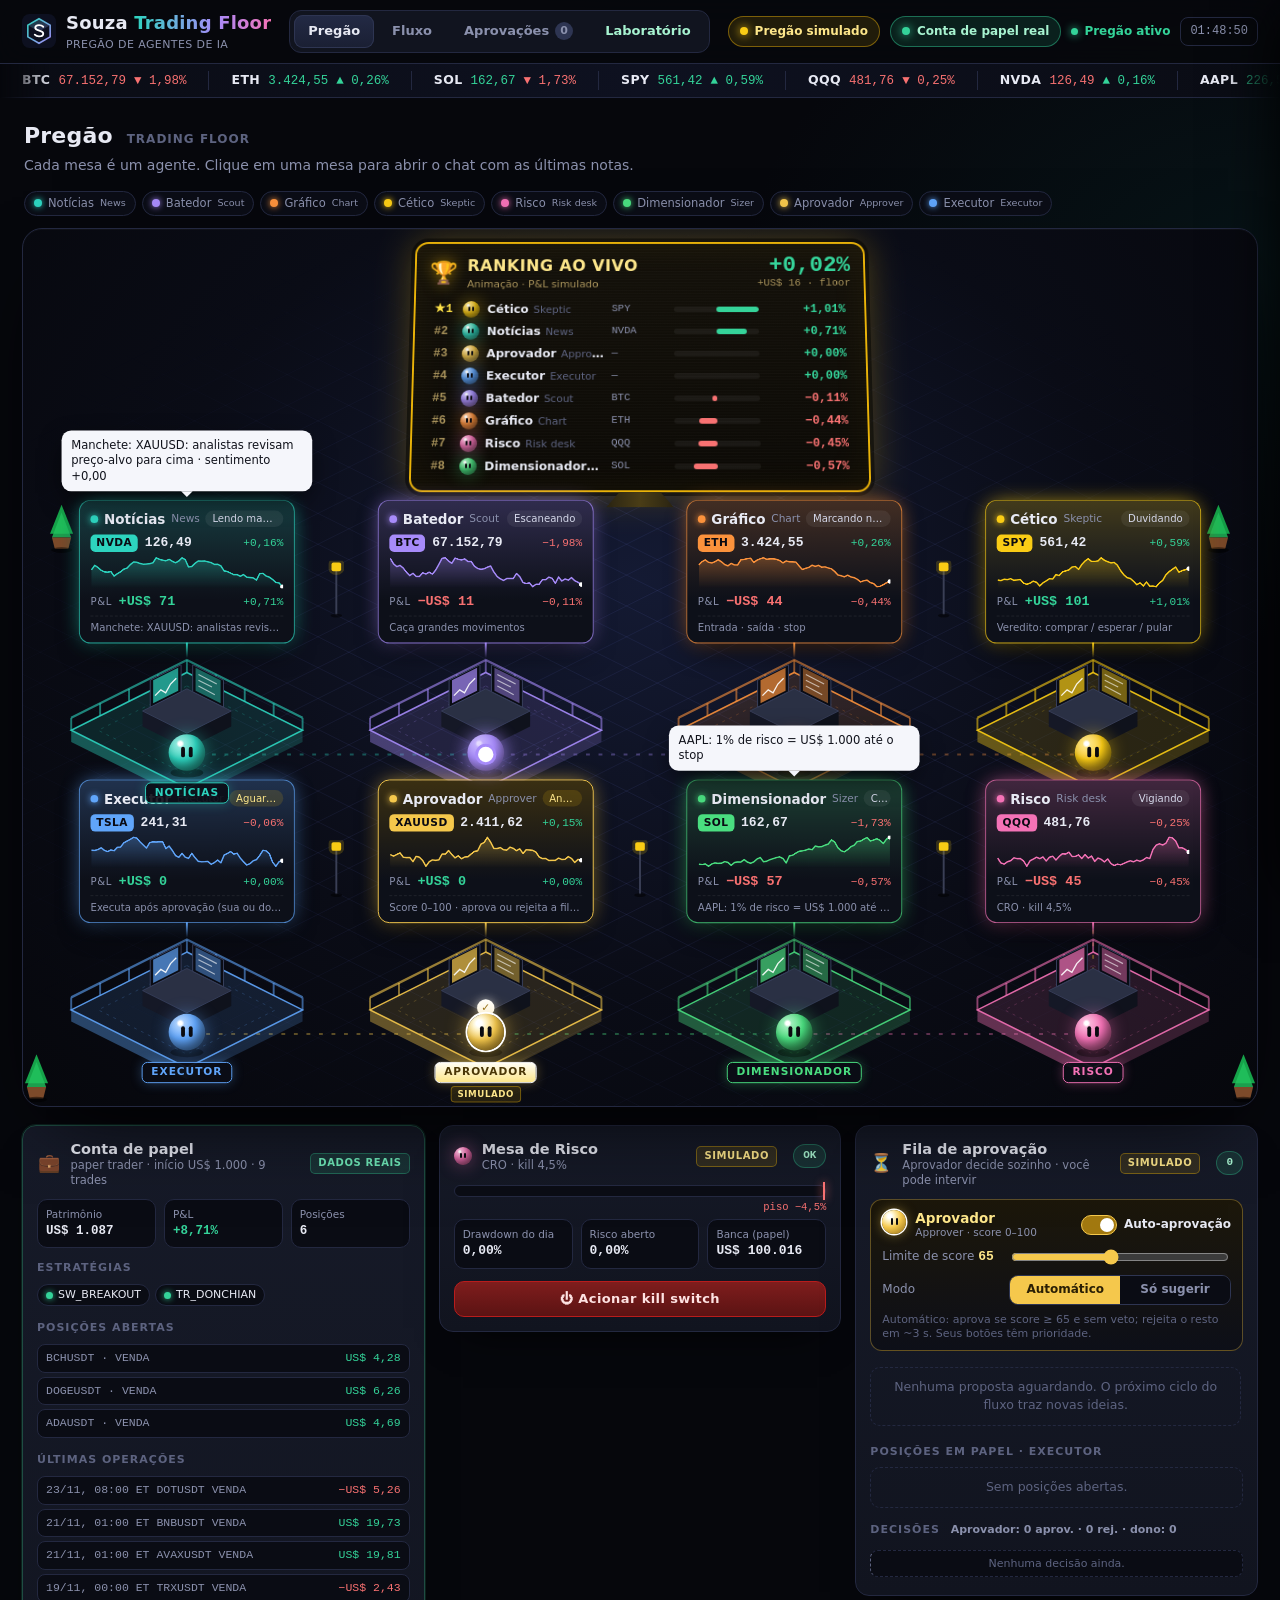
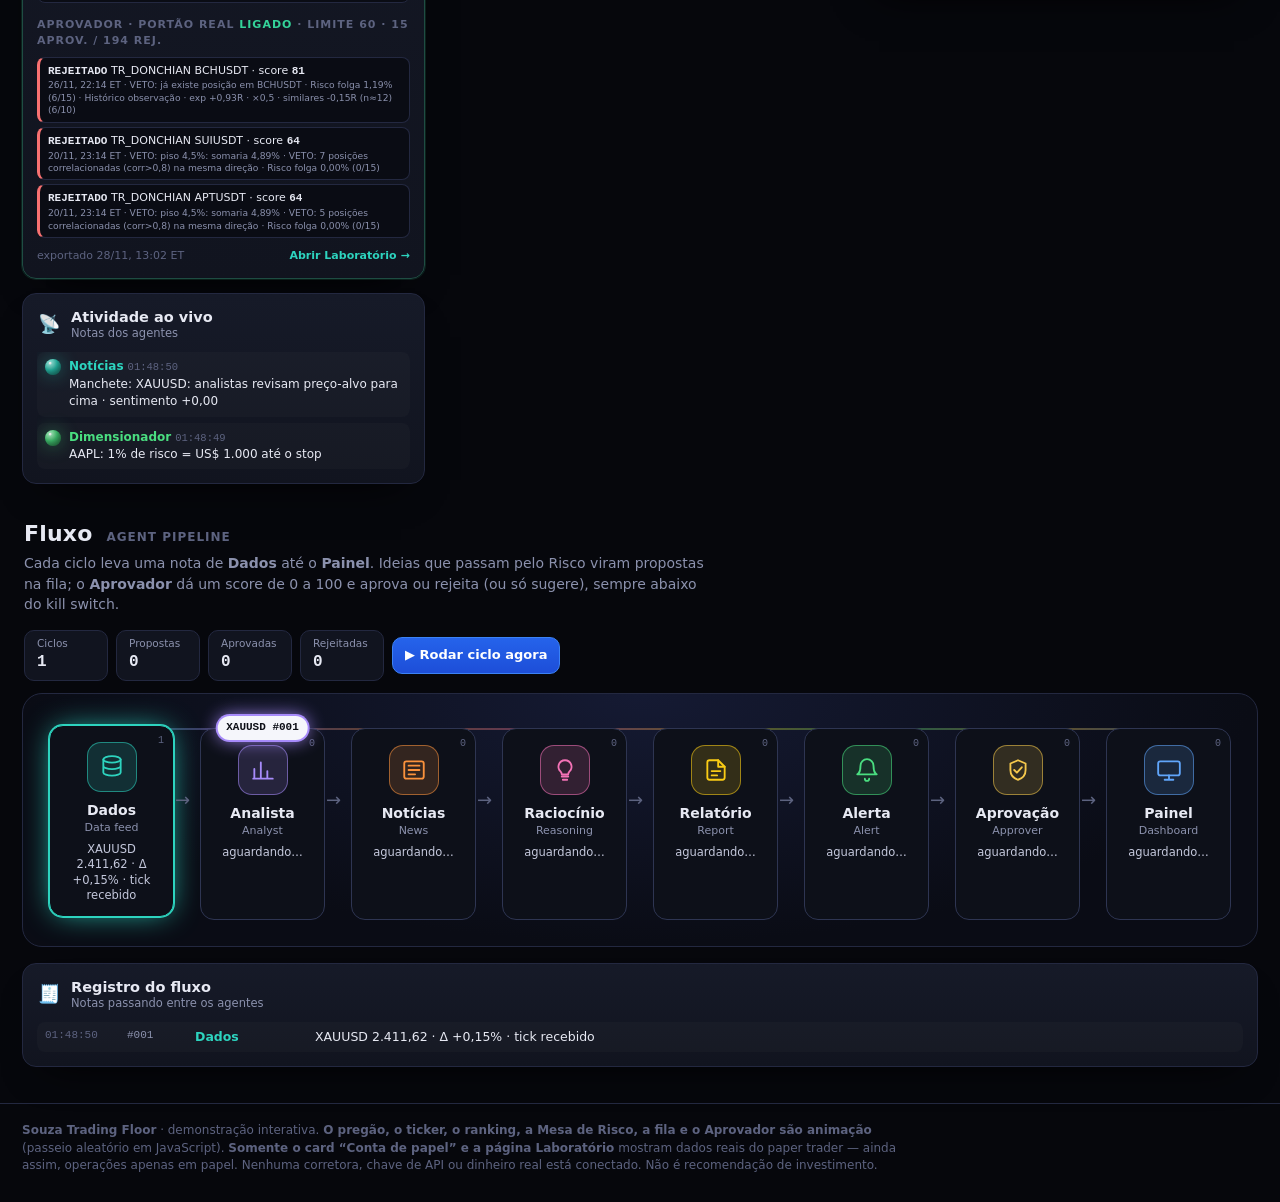
<file: index.html>
<!doctype html>
<html lang="pt-BR">
<head>
<meta charset="utf-8">
<meta name="viewport" content="width=device-width, initial-scale=1">
<title>Souza Trading Floor · Pregão de agentes (simulado)</title>
<meta name="description" content="Souza Trading Floor — pregão virtual de agentes de IA. Dados simulados, modo papel.">
<meta name="theme-color" content="#07080d">
<link rel="icon" href="assets/favicon.svg" type="image/svg+xml">
<link rel="stylesheet" href="assets/style.css">
</head>
<body>
<header class="topbar">
  <a class="brand" href="#pregao" aria-label="Souza Trading Floor">
    <img src="assets/favicon.svg" alt="" width="34" height="34">
    <div><h1>Souza <span>Trading Floor</span></h1><p>Pregão de agentes de IA</p></div>
  </a>
  <nav class="tabs" aria-label="Seções">
    <a href="#pregao" data-tab="pregao" class="active">Pregão</a>
    <a href="#fluxo" data-tab="fluxo">Fluxo</a>
    <a href="#aprovacoes" data-tab="aprovacoes">Aprovações <b id="qCount">0</b></a>
    <a href="lab/" class="lab-link" title="Backtests e conta de papel reais">Laboratório</a>
  </nav>
  <div class="top-right">
    <span class="sim-badge" title="Pregão, ticker, ranking, risco e fila são animação: preços gerados por passeio aleatório em JavaScript."><i></i>Pregão simulado</span>
    <a class="real-badge" href="lab/" title="O card Conta de papel e o Laboratório mostram dados reais do paper trader (sem dinheiro real)."><i></i>Conta de papel real</a>
    <span class="floor-status" id="floorStatus"><i></i>Pregão ativo</span>
    <span class="clock" id="clock">--:--:--</span>
  </div>
</header>

<div class="ticker" aria-label="Cotações simuladas"><div class="ticker-track" id="tickerTrack"></div></div>

<div class="kill-banner" id="killBanner" hidden>
  <b>KILL SWITCH ACIONADO</b> — todos os agentes pausados, fila congelada e posições em papel zeradas.
  <button class="btn ghost" id="rearmBtn">Rearmar pregão</button>
</div>

<main>
  <section id="pregao" class="floor-section">
    <div class="floor-col">
      <div class="section-head">
        <div>
          <h2>Pregão <small>Trading floor</small></h2>
          <p>Cada mesa é um agente. Clique em uma mesa para abrir o chat com as últimas notas.</p>
        </div>
        <div class="legend" id="legend"></div>
      </div>
      <div class="agent-chips" id="agentChips"></div>
      <div class="floor-wrap" id="floorWrap">
        <div class="floor-inner" id="floorInner">
          <div class="stage" id="stage">
            <svg class="floor-grid" id="floorGrid" aria-hidden="true"></svg>
            <svg class="links" id="links" aria-hidden="true"></svg>
            <div id="decor" aria-hidden="true"></div>
            <div class="leaderboard" id="leaderboard">
              <div class="lb-screen">
                <div class="lb-head">
                  <span class="trophy">🏆</span>
                  <div class="lb-title"><b>Ranking ao Vivo</b><small>Animação · P&amp;L simulado</small></div>
                  <div class="lb-total"><b id="lbTotal">+0,00%</b><small id="lbTotalUsd">US$ 0</small></div>
                </div>
                <div class="lb-rows" id="lbRows"></div>
              </div>
              <div class="lb-stand"></div>
            </div>
            <div id="pods"></div>
            <div id="packets"></div>
          </div>
        </div>
      </div>
    </div>

    <aside class="side">
      <div class="card paper-card" id="paperCard">
        <div class="card-h"><span class="ico">💼</span><div><b>Conta de papel</b><small id="pcSub">paper trader · souza-algo</small></div><span class="src-tag real" title="Exportado do paper trader real (operações em papel, sem dinheiro real)">Dados reais</span></div>
        <div id="pcBody"><p class="empty">Carregando dados da conta de papel…</p></div>
        <div class="pc-foot"><span id="pcUpdated">—</span><a href="lab/">Abrir Laboratório →</a></div>
      </div>

      <div class="card risk-card">
        <div class="card-h"><span class="bot xs" style="--c:#f472b6"></span><div><b>Mesa de Risco</b><small>CRO · kill 4,5%</small></div><span class="src-tag sim" title="Números gerados por animação">Simulado</span><span class="pill" id="riskPill" style="margin-left:6px">OK</span></div>
        <div class="meter" title="Uso do piso de perda diária (4,5%)"><div class="meter-fill" id="riskFill"></div><span class="meter-mark">piso −4,5%</span></div>
        <div class="stats3">
          <div><small>Drawdown do dia</small><b id="ddVal">0,00%</b></div>
          <div><small>Risco aberto</small><b id="openRiskVal">0,00%</b></div>
          <div><small>Banca (papel)</small><b id="bancaVal">US$ 100.000</b></div>
        </div>
        <button class="btn kill" id="killBtn">⏻ Acionar kill switch</button>
      </div>

      <div class="card queue-card" id="aprovacoes">
        <div class="card-h"><span class="ico">⏳</span><div><b>Fila de aprovação</b><small id="qSub">O Executor só age depois de você</small></div><span class="src-tag sim" title="Propostas, preços e execuções são animação">Simulado</span><span class="pill" id="qPill" style="margin-left:6px">0</span></div>
        <div class="ap-ctl" id="apCtl">
          <div class="ap-row">
            <span class="ap-ava"><span class="bot sm" style="--c:#f5c84c"></span></span>
            <div class="ap-name"><b>Aprovador</b><small>Approver · score 0–100</small></div>
            <label class="switch" title="Liga/desliga a auto-aprovação"><input type="checkbox" id="apOn" checked><i></i><span>Auto-aprovação</span></label>
          </div>
          <div class="ap-row">
            <label class="ap-thr" for="apThr">Limite de score <b id="apThrVal">65</b></label>
            <input type="range" id="apThr" min="40" max="95" step="1" value="65" aria-label="Limite de score para aprovar">
          </div>
          <div class="ap-row">
            <span class="ap-lbl">Modo</span>
            <div class="seg" id="apMode" role="radiogroup" aria-label="Modo do Aprovador"><button type="button" role="radio" data-mode="auto">Automático</button><button type="button" role="radio" data-mode="sugerir">Só sugerir</button></div>
          </div>
          <p class="ap-hint" id="apHint"></p>
        </div>
        <div class="queue" id="queue"><p class="empty">Nenhuma proposta aguardando. O próximo ciclo do fluxo traz novas ideias.</p></div>
        <div class="positions">
          <div class="sub-h">Posições em papel · Executor</div>
          <div id="positions"><p class="empty">Sem posições abertas.</p></div>
        </div>
        <div class="ap-log-wrap">
          <div class="sub-h">Decisões <span id="apLogSum"></span></div>
          <ul class="ap-log" id="apLog"><li class="empty">Nenhuma decisão ainda.</li></ul>
        </div>
      </div>

      <div class="card feed-card">
        <div class="card-h"><span class="ico">📡</span><div><b>Atividade ao vivo</b><small>Notas dos agentes</small></div></div>
        <ul class="feed" id="feed"></ul>
      </div>
    </aside>
  </section>

  <section id="fluxo" class="flow-section">
    <div class="section-head">
      <div>
        <h2>Fluxo <small>Agent pipeline</small></h2>
        <p>Cada ciclo leva uma nota de <b>Dados</b> até o <b>Painel</b>. Ideias que passam pelo Risco viram propostas na fila; o <b>Aprovador</b> dá um score de 0 a 100 e aprova ou rejeita (ou só sugere), sempre abaixo do kill switch.</p>
      </div>
      <div class="flow-stats">
        <div><small>Ciclos</small><b id="stCycles">0</b></div>
        <div><small>Propostas</small><b id="stProps">0</b></div>
        <div><small>Aprovadas</small><b id="stApproved">0</b></div>
        <div><small>Rejeitadas</small><b id="stRejected">0</b></div>
        <button class="btn primary" id="btnCycle">▶ Rodar ciclo agora</button>
      </div>
    </div>
    <div class="flow" id="flow"></div>
    <div class="card flow-log-card">
      <div class="card-h"><span class="ico">🧾</span><div><b>Registro do fluxo</b><small>Notas passando entre os agentes</small></div></div>
      <ol class="flow-log" id="flowLog"></ol>
    </div>
  </section>
</main>

<footer class="foot">
  <p><b>Souza Trading Floor</b> · demonstração interativa. <b>O pregão, o ticker, o ranking, a Mesa de Risco, a fila e o Aprovador são animação</b> (passeio aleatório em JavaScript). <b>Somente o card “Conta de papel” e a página Laboratório</b> mostram dados reais do paper trader — ainda assim, operações apenas em papel. Nenhuma corretora, chave de API ou dinheiro real está conectado. Não é recomendação de investimento.</p>
</footer>

<div class="scrim" id="scrim" hidden></div>
<aside class="drawer" id="drawer" aria-hidden="true" aria-label="Chat com agente">
  <div class="dr-head">
    <div class="dr-ava"><span class="bot" id="drBot"></span></div>
    <div class="dr-title"><b id="drName">Agente</b><small id="drSub">função</small></div>
    <button class="x" id="drClose" aria-label="Fechar">×</button>
  </div>
  <div class="dr-stats" id="drStats"></div>
  <div class="dr-body" id="drBody"></div>
  <form class="dr-input" id="drForm" autocomplete="off">
    <input id="drInput" placeholder="Pergunte qualquer coisa…" maxlength="240">
    <button class="btn primary" type="submit">Enviar</button>
  </form>
  <p class="dr-note">Respostas simuladas · nenhuma IA ou corretora real conectada</p>
</aside>

<script src="assets/app.js"></script>
<script src="assets/papercard.js"></script>
</body>
</html>
</file>
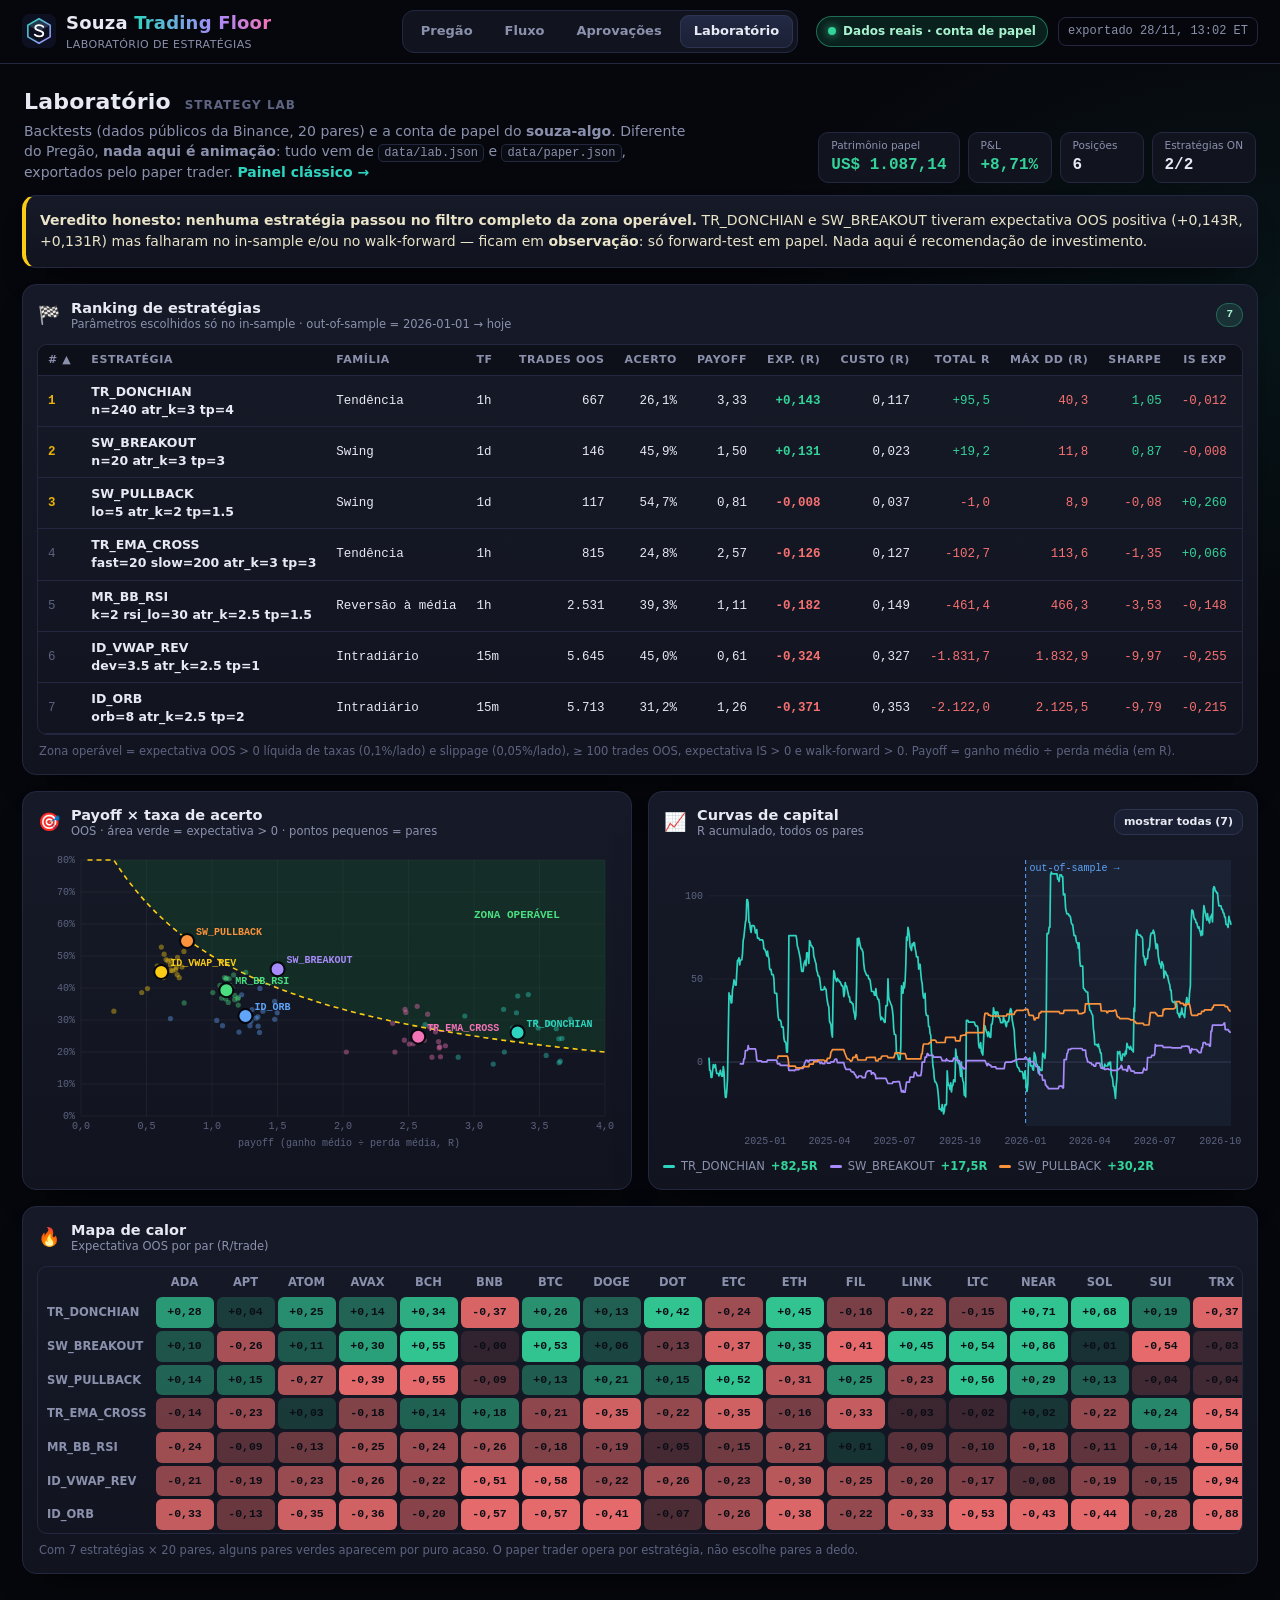
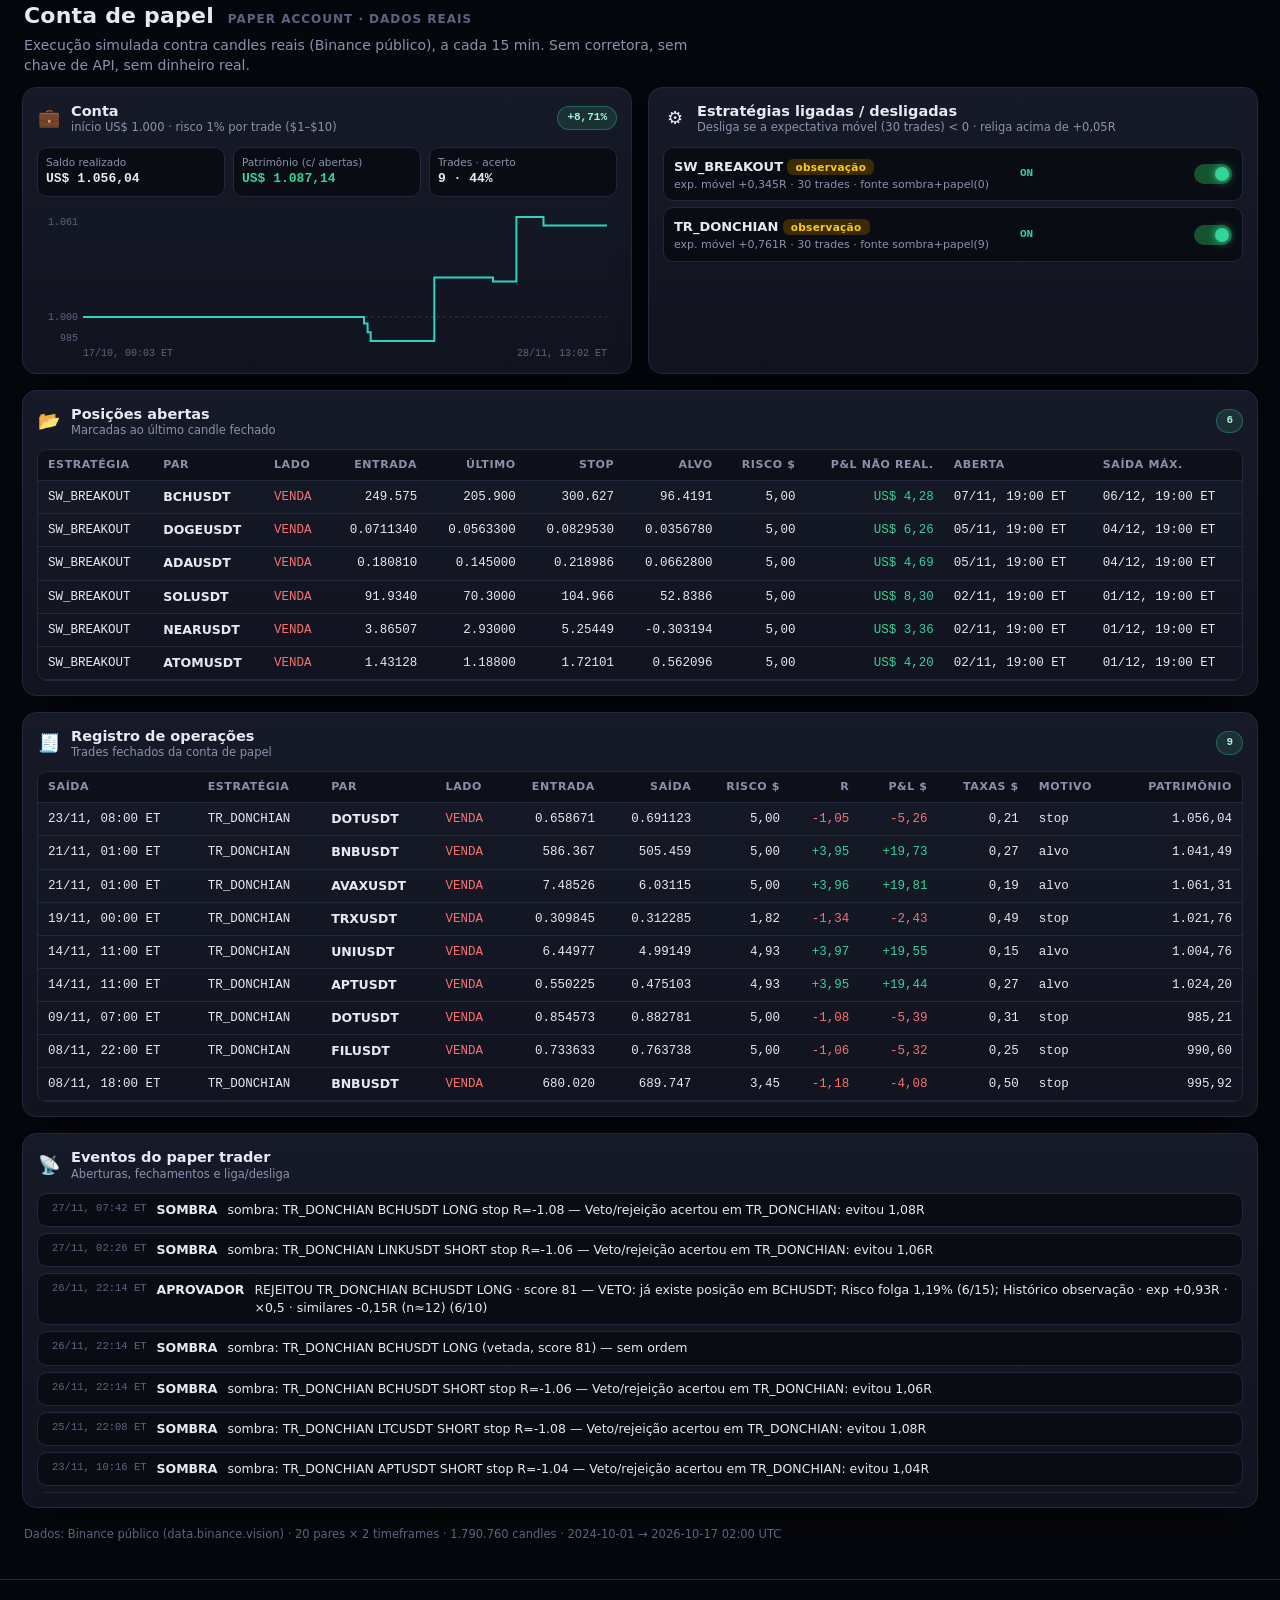
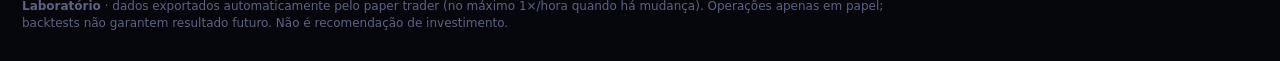
<file: lab/index.html>
<!doctype html>
<html lang="pt-BR">
<head>
<meta charset="utf-8">
<meta name="viewport" content="width=device-width, initial-scale=1">
<title>Laboratório · Souza Trading Floor</title>
<meta name="description" content="Laboratório de estratégias: backtests e conta de papel (dados reais do paper trader, sem dinheiro real).">
<meta name="theme-color" content="#07080d">
<link rel="icon" href="../assets/favicon.svg" type="image/svg+xml">
<link rel="stylesheet" href="../assets/style.css">
<link rel="stylesheet" href="../assets/lab.css">
</head>
<body class="lab-page">
<header class="topbar">
  <a class="brand" href="../" aria-label="Souza Trading Floor">
    <img src="../assets/favicon.svg" alt="" width="34" height="34">
    <div><h1>Souza <span>Trading Floor</span></h1><p>Laboratório de estratégias</p></div>
  </a>
  <nav class="tabs" aria-label="Seções">
    <a href="../#pregao">Pregão</a>
    <a href="../#fluxo">Fluxo</a>
    <a href="../#aprovacoes">Aprovações</a>
    <a href="./" class="active">Laboratório</a>
  </nav>
  <div class="top-right">
    <span class="real-badge" title="Números exportados do paper trader (souza-algo). Operações em papel, sem dinheiro real."><i></i>Dados reais · conta de papel</span>
    <span class="clock" id="updated">--</span>
  </div>
</header>

<main class="lab">
  <div class="section-head">
    <div>
      <h2>Laboratório <small>Strategy lab</small></h2>
      <p>Backtests (dados públicos da Binance, 20 pares) e a conta de papel do <b>souza-algo</b>. Diferente do Pregão, <b>nada aqui é animação</b>: tudo vem de <code>data/lab.json</code> e <code>data/paper.json</code>, exportados pelo paper trader. <a class="lnk" href="painel.html">Painel clássico →</a></p>
    </div>
    <div class="flow-stats" id="kpis"></div>
  </div>

  <div class="lab-empty card" id="emptyState" hidden>
    <b>Aguardando a primeira exportação do paper trader.</b>
    <p>Os arquivos <code>data/lab.json</code> / <code>data/paper.json</code> ainda não foram publicados.</p>
  </div>

  <div class="card verdict" id="verdict" hidden></div>

  <section class="lab-grid">
    <div class="card span2">
      <div class="card-h"><span class="ico">🏁</span><div><b>Ranking de estratégias</b><small id="rankSub">Parâmetros escolhidos só no in-sample · out-of-sample a partir de 2026-01-01</small></div><span class="pill" id="rankPill">0</span></div>
      <div class="tbl-wrap"><table class="tbl" id="rankTbl"></table></div>
      <p class="note">Zona operável = expectativa OOS &gt; 0 líquida de taxas (0,1%/lado) e slippage (0,05%/lado), ≥ 100 trades OOS, expectativa IS &gt; 0 e walk-forward &gt; 0. Payoff = ganho médio ÷ perda média (em R).</p>
    </div>

    <div class="card">
      <div class="card-h"><span class="ico">🎯</span><div><b>Payoff × taxa de acerto</b><small>OOS · área verde = expectativa &gt; 0 · pontos pequenos = pares</small></div></div>
      <div class="chart" id="scatter"></div>
    </div>

    <div class="card">
      <div class="card-h"><span class="ico">📈</span><div><b>Curvas de capital</b><small>R acumulado, todos os pares</small></div><button class="btn mini" id="eqBtn">mostrar todas</button></div>
      <div class="chart" id="curves"></div>
      <div class="chart-legend" id="curvesLegend"></div>
    </div>

    <div class="card span2">
      <div class="card-h"><span class="ico">🔥</span><div><b>Mapa de calor</b><small>Expectativa OOS por par (R/trade)</small></div></div>
      <div class="tbl-wrap"><table class="heat" id="heat"></table></div>
      <p class="note">Com 7 estratégias × 20 pares, alguns pares verdes aparecem por puro acaso. O paper trader opera por estratégia, não escolhe pares a dedo.</p>
    </div>
  </section>

  <div class="section-head lab-sub">
    <div>
      <h2>Conta de papel <small>Paper account · dados reais</small></h2>
      <p>Execução simulada contra candles reais (Binance público), a cada 15 min. Sem corretora, sem chave de API, sem dinheiro real.</p>
    </div>
  </div>

  <section class="lab-grid">
    <div class="card">
      <div class="card-h"><span class="ico">💼</span><div><b>Conta</b><small id="acctSub">—</small></div><span class="pill" id="acctPill">—</span></div>
      <div class="stats3" id="acctStats"></div>
      <div class="chart small" id="acctCurve"></div>
    </div>

    <div class="card">
      <div class="card-h"><span class="ico">⚙️</span><div><b>Estratégias ligadas / desligadas</b><small>Desliga se a expectativa móvel (30 trades) &lt; 0 · religa acima de +0,05R</small></div></div>
      <div class="strat-list" id="strats"></div>
    </div>

    <div class="card span2">
      <div class="card-h"><span class="ico">📂</span><div><b>Posições abertas</b><small>Marcadas ao último candle fechado</small></div><span class="pill" id="posPill">0</span></div>
      <div class="tbl-wrap"><table class="tbl" id="posTbl"></table></div>
    </div>

    <div class="card span2">
      <div class="card-h"><span class="ico">🧾</span><div><b>Registro de operações</b><small>Trades fechados da conta de papel</small></div><span class="pill" id="trPill">0</span></div>
      <div class="tbl-wrap tall"><table class="tbl" id="trTbl"></table></div>
    </div>

    <div class="card span2">
      <div class="card-h"><span class="ico">📡</span><div><b>Eventos do paper trader</b><small>Aberturas, fechamentos e liga/desliga</small></div></div>
      <ul class="feed lab-feed" id="events"></ul>
    </div>
  </section>
  <p class="note" id="coverage"></p>
</main>

<footer class="foot">
  <p><b>Laboratório</b> · dados exportados automaticamente pelo paper trader (no máximo 1×/hora quando há mudança). Operações apenas em papel; backtests não garantem resultado futuro. Não é recomendação de investimento.</p>
</footer>
<script src="../assets/lab.js"></script>
</body>
</html>
</file>
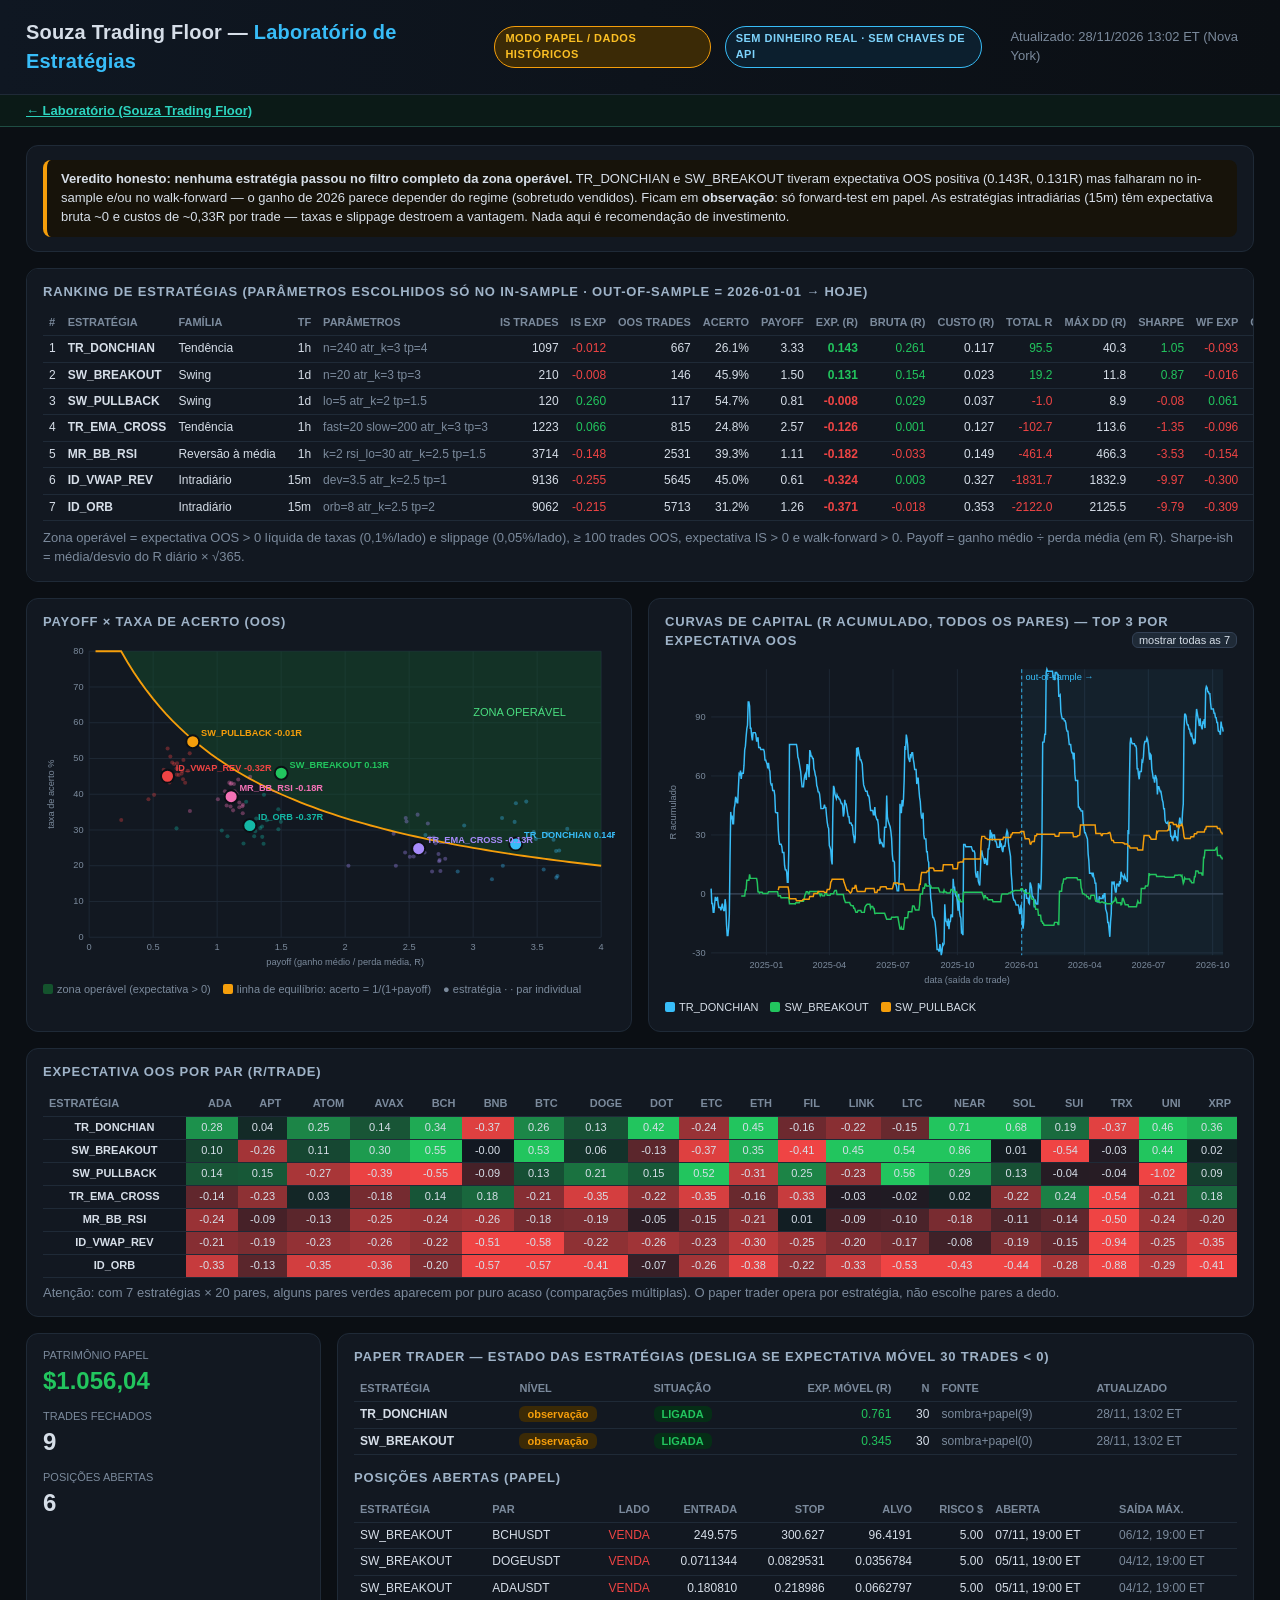
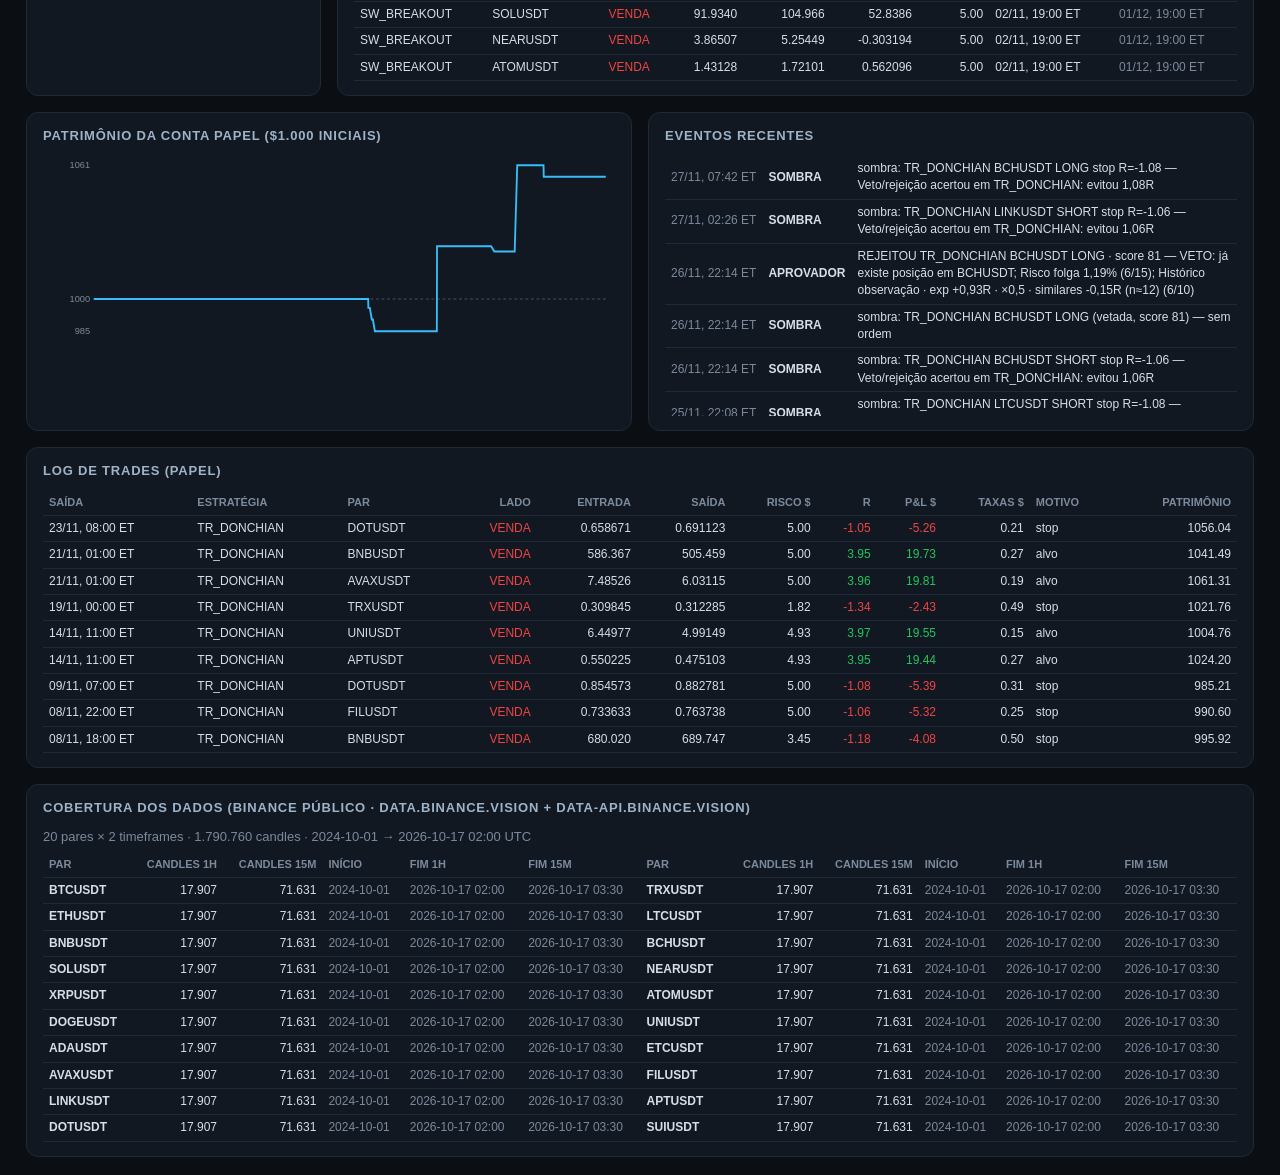
<file: lab/painel.html>
<!doctype html><html lang="pt-BR"><head><meta charset="utf-8">
<meta name="viewport" content="width=device-width,initial-scale=1">
<title>Souza Trading Floor — Laboratório de Estratégias</title>
<style>
:root{--bg:#0b0f14;--panel:#121821;--line:#1f2a37;--txt:#d6dee8;--mut:#7b8a9c;--g:#22c55e;--r:#ef4444;--y:#f59e0b;--b:#38bdf8;--p:#a78bfa}
*{box-sizing:border-box}body{margin:0;background:var(--bg);color:var(--txt);font:13px/1.45 Inter,Segoe UI,Roboto,Arial,sans-serif}
header{display:flex;align-items:center;gap:14px;padding:18px 26px;border-bottom:1px solid var(--line);background:linear-gradient(90deg,#0f1722,#0b0f14)}
h1{font-size:20px;margin:0;font-weight:700;letter-spacing:.2px}h1 span{color:var(--b)}
.badge{padding:4px 10px;border-radius:999px;font-weight:700;font-size:11px;letter-spacing:.5px;text-transform:uppercase}
.paper{background:#3b2a06;color:#fbbf24;border:1px solid #f59e0b}.mut{color:var(--mut)}
main{padding:18px 26px;display:grid;grid-template-columns:repeat(12,1fr);gap:16px}
.card{background:var(--panel);border:1px solid var(--line);border-radius:12px;padding:14px 16px;overflow:auto}
.card h2{font-size:13px;margin:0 0 10px;text-transform:uppercase;letter-spacing:.8px;color:#9fb3c8}
.c12{grid-column:span 12}.c7{grid-column:span 7}.c5{grid-column:span 5}.c6{grid-column:span 6}.c4{grid-column:span 4}.c8{grid-column:span 8}.c3{grid-column:span 3}
table{width:100%;border-collapse:collapse;font-variant-numeric:tabular-nums}th,td{padding:4px 6px;font-size:12px;border-bottom:1px solid var(--line);text-align:right;white-space:nowrap}
th{color:var(--mut);font-weight:600;font-size:11px;text-transform:uppercase}td:first-child,th:first-child,td.l,th.l{text-align:left}
.pos{color:var(--g)}.neg{color:var(--r)}.st{padding:2px 8px;border-radius:6px;font-size:11px;font-weight:700}
.st.op{background:#052e16;color:var(--g)}.st.ob{background:#3b2a06;color:var(--y)}.st.rp{background:#3a0d0d;color:#f87171}
.kpi{font-size:24px;font-weight:700}.kl{color:var(--mut);font-size:11px;text-transform:uppercase}
.verdict{border-left:4px solid var(--y);padding:10px 14px;background:#17130a;border-radius:8px}
svg text{fill:var(--mut);font-size:10px}.legend span{display:inline-block;margin-right:12px;font-size:11px}
.legend i{display:inline-block;width:10px;height:10px;border-radius:2px;margin-right:4px;vertical-align:-1px}
.hm td{text-align:center;font-size:11px;padding:3px 4px}
</style></head><body>
<header><h1>Souza Trading Floor — <span>Laboratório de Estratégias</span></h1>
<span class="badge paper">Modo papel / dados históricos</span><span class="badge paper" style="background:#0c1f2e;color:#7dd3fc;border-color:#38bdf8">Sem dinheiro real · sem chaves de API</span>
<div style="flex:1"></div><div class="mut" id="gen"></div></header>
<div style="padding:8px 26px;background:#0b1a17;border-bottom:1px solid #1f4d43;font:13px sans-serif"><a href="./" style="color:#2dd4bf;font-weight:700">← Laboratório (Souza Trading Floor)</a></div><main>
<div class="card c12" id="verdict"></div>
<div class="card c12"><h2>Ranking de estratégias (parâmetros escolhidos só no in-sample · out-of-sample = 2026-01-01 → hoje)</h2><div id="tbl"></div>
<div class="mut" style="margin-top:8px">Zona operável = expectativa OOS &gt; 0 líquida de taxas (0,1%/lado) e slippage (0,05%/lado), ≥ 100 trades OOS, expectativa IS &gt; 0 e walk-forward &gt; 0. Payoff = ganho médio ÷ perda média (em R). Sharpe-ish = média/desvio do R diário × √365.</div></div>
<div class="card c6"><h2>Payoff × taxa de acerto (OOS)</h2><div id="scatter"></div><div class="legend mut"><span><i style="background:#14532d"></i>zona operável (expectativa &gt; 0)</span><span><i style="background:#f59e0b"></i>linha de equilíbrio: acerto = 1/(1+payoff)</span><span>● estratégia · · par individual</span></div></div>
<div class="card c6"><h2>Curvas de capital (R acumulado, todos os pares) — top 3 por expectativa OOS <button id="eqbtn" style="float:right;background:#1f2a37;color:#d6dee8;border:1px solid #334155;border-radius:6px;font-size:11px;cursor:pointer">mostrar todas as 7</button></h2><div id="equity"></div><div class="legend" id="eqleg"></div></div>
<div class="card c12"><h2>Expectativa OOS por par (R/trade)</h2><div id="heat"></div></div>
<div class="card c3"><div class="kl">Patrimônio papel</div><div class="kpi" id="k_eq"></div><div class="kl" style="margin-top:10px">Trades fechados</div><div class="kpi" id="k_n"></div><div class="kl" style="margin-top:10px">Posições abertas</div><div class="kpi" id="k_open"></div></div>
<div class="card c9" style="grid-column:span 9"><h2>Paper trader — estado das estratégias (desliga se expectativa móvel 30 trades &lt; 0)</h2><div id="state"></div><h2 style="margin-top:14px">Posições abertas (papel)</h2><div id="pos"></div></div>
<div class="card c6"><h2>Patrimônio da conta papel ($1.000 iniciais)</h2><div id="peq"></div></div>
<div class="card c6"><h2>Eventos recentes</h2><div id="ev" style="max-height:260px;overflow:auto"></div></div>
<div class="card c12"><h2>Log de trades (papel)</h2><div id="log"></div></div>
<div class="card c12"><h2>Cobertura dos dados (Binance público · data.binance.vision + data-api.binance.vision)</h2><div id="cov"></div></div>
</main>
<script>
const D = {"summary": [{"strategy": "TR_DONCHIAN", "family": "Tend\u00eancia", "tf": "1h", "params": {"n": 240, "atr_k": 3.0, "tp": 4.0}, "grid_size": 12, "grid_oos_pos_frac": 0.25, "is_trades": 1097, "is_win_rate": 0.224247949, "is_payoff": 3.4100526432, "is_expectancy": -0.0118720514, "is_total_R": -13.023640382, "is_max_dd_R": 111.0956678342, "is_sharpe": -0.0912340704, "is_pf": 0.9857496477, "oos_trades": 667, "oos_win_rate": 0.2608695652, "oos_payoff": 3.3325785343, "oos_expectancy": 0.143246546, "oos_total_R": 95.5454461988, "oos_max_dd_R": 40.252699383, "oos_sharpe": 1.0455759186, "oos_pf": 1.1762041886, "oos_cost_R": 0.1174264114, "oos_gross_exp": 0.2606729574, "is_gross_exp": 0.0797462181, "wf_trades": 2250, "wf_expectancy": -0.0934441978, "wf_total_R": -210.2494449814, "wf_folds": {"2025-04-01": -0.062, "2025-10-01": -0.234, "2026-04-01": 0.116}, "oos_long_exp": 0.0822505636, "oos_short_exp": 0.2101886777, "oos_long_n": 349, "oos_short_n": 318, "operable": false, "status": "observa\u00e7\u00e3o", "rank": 1}, {"strategy": "SW_BREAKOUT", "family": "Swing", "tf": "1d", "params": {"n": 20, "atr_k": 3.0, "tp": 3.0}, "grid_size": 12, "grid_oos_pos_frac": 1.0, "is_trades": 210, "is_win_rate": 0.4428571429, "is_payoff": 1.2345279214, "is_expectancy": -0.0080360827, "is_total_R": -1.6875773701, "is_max_dd_R": 16.1370976986, "is_sharpe": -0.0883186426, "is_pf": 0.9812914247, "oos_trades": 146, "oos_win_rate": 0.4589041096, "oos_payoff": 1.5005970896, "oos_expectancy": 0.1314318951, "oos_total_R": 19.1890566828, "oos_max_dd_R": 11.8064210652, "oos_sharpe": 0.8710981985, "oos_pf": 1.2726582912, "oos_cost_R": 0.0228920025, "oos_gross_exp": 0.1543238976, "is_gross_exp": 0.0083871997, "wf_trades": 329, "wf_expectancy": -0.0163256589, "wf_total_R": -5.3711417629, "wf_folds": {"2025-04-01": -0.128, "2025-10-01": -0.077, "2026-04-01": 0.215}, "oos_long_exp": -0.0795760252, "oos_short_exp": 0.3734703918, "oos_long_n": 78, "oos_short_n": 68, "operable": false, "status": "observa\u00e7\u00e3o", "rank": 2}, {"strategy": "SW_PULLBACK", "family": "Swing", "tf": "1d", "params": {"lo": 5, "atr_k": 2.0, "tp": 1.5}, "grid_size": 12, "grid_oos_pos_frac": 0.75, "is_trades": 120, "is_win_rate": 0.625, "is_payoff": 1.2107336509, "is_expectancy": 0.2598996223, "is_total_R": 31.1879546737, "is_max_dd_R": 2.4955010447, "is_sharpe": 2.0693741194, "is_pf": 2.0178894182, "oos_trades": 117, "oos_win_rate": 0.547008547, "oos_payoff": 0.8095313688, "oos_expectancy": -0.0083451064, "oos_total_R": -0.9763774543, "oos_max_dd_R": 8.9019817582, "oos_sharpe": -0.0822919164, "oos_pf": 0.9775473133, "oos_cost_R": 0.037381835, "oos_gross_exp": 0.0290367285, "is_gross_exp": 0.2852961341, "wf_trades": 263, "wf_expectancy": 0.0614408973, "wf_total_R": 16.1589560008, "wf_folds": {"2025-04-01": 0.017, "2025-10-01": 0.319, "2026-04-01": -0.062}, "oos_long_exp": -0.0522905309, "oos_short_exp": 0.0012679552, "oos_long_n": 21, "oos_short_n": 96, "operable": false, "status": "reprovada", "rank": 3}, {"strategy": "TR_EMA_CROSS", "family": "Tend\u00eancia", "tf": "1h", "params": {"fast": 20, "slow": 200, "atr_k": 3.0, "tp": 3.0}, "grid_size": 16, "grid_oos_pos_frac": 0.0, "is_trades": 1223, "is_win_rate": 0.2935404742, "is_payoff": 2.6158611171, "is_expectancy": 0.0661848178, "is_total_R": 80.9440321822, "is_max_dd_R": 51.8244436664, "is_sharpe": 0.6009859126, "is_pf": 1.0869145151, "oos_trades": 815, "oos_win_rate": 0.2478527607, "oos_payoff": 2.5742140177, "oos_expectancy": -0.1260733216, "oos_total_R": -102.749757098, "oos_max_dd_R": 113.6010347298, "oos_sharpe": -1.3506148787, "oos_pf": 0.8482728085, "oos_cost_R": 0.1270667081, "oos_gross_exp": 0.0009933865, "is_gross_exp": 0.1623277963, "wf_trades": 1760, "wf_expectancy": -0.0964790228, "wf_total_R": -169.8030800776, "wf_folds": {"2025-04-01": -0.039, "2025-10-01": -0.12, "2026-04-01": -0.142}, "oos_long_exp": -0.0585785499, "oos_short_exp": -0.186802883, "oos_long_n": 386, "oos_short_n": 429, "operable": false, "status": "reprovada", "rank": 4}, {"strategy": "MR_BB_RSI", "family": "Revers\u00e3o \u00e0 m\u00e9dia", "tf": "1h", "params": {"k": 2.0, "rsi_lo": 30, "atr_k": 2.5, "tp": 1.5}, "grid_size": 16, "grid_oos_pos_frac": 0.0, "is_trades": 3714, "is_win_rate": 0.4025309639, "is_payoff": 1.133684373, "is_expectancy": -0.147893427, "is_total_R": -549.2761880057, "is_max_dd_R": 556.495534933, "is_sharpe": -2.7729747832, "is_pf": 0.7637936628, "oos_trades": 2531, "oos_win_rate": 0.3931252469, "oos_payoff": 1.1094605733, "oos_expectancy": -0.1822965803, "oos_total_R": -461.3926448271, "oos_max_dd_R": 466.2771366301, "oos_sharpe": -3.5324866973, "oos_pf": 0.7186935354, "oos_cost_R": 0.14884773, "oos_gross_exp": -0.0334488504, "is_gross_exp": -0.034114595, "wf_trades": 4107, "wf_expectancy": -0.1536121592, "wf_total_R": -630.885137648, "wf_folds": {"2025-04-01": -0.154, "2025-10-01": -0.273, "2026-04-01": -0.093}, "oos_long_exp": -0.1412687301, "oos_short_exp": -0.22374807, "oos_long_n": 1272, "oos_short_n": 1259, "operable": false, "status": "reprovada", "rank": 5}, {"strategy": "ID_VWAP_REV", "family": "Intradi\u00e1rio", "tf": "15m", "params": {"dev": 3.5, "atr_k": 2.5, "tp": 1.0}, "grid_size": 8, "grid_oos_pos_frac": 0.0, "is_trades": 9136, "is_win_rate": 0.4539185639, "is_payoff": 0.6925728009, "is_expectancy": -0.2550655751, "is_total_R": -2330.2790941412, "is_max_dd_R": 2332.1781036542, "is_sharpe": -7.9171392944, "is_pf": 0.5756863911, "oos_trades": 5645, "oos_win_rate": 0.4503100089, "oos_payoff": 0.6121779575, "oos_expectancy": -0.3244793887, "oos_total_R": -1831.6861489703, "oos_max_dd_R": 1832.8504908079, "oos_sharpe": -9.9667137877, "oos_pf": 0.501500602, "oos_cost_R": 0.3272088153, "oos_gross_exp": 0.0027294267, "is_gross_exp": -0.0109757687, "wf_trades": 16630, "wf_expectancy": -0.3002728153, "wf_total_R": -4993.536918635, "wf_folds": {"2025-04-01": -0.279, "2025-10-01": -0.306, "2026-04-01": -0.313}, "oos_long_exp": -0.2701485107, "oos_short_exp": -0.3746452078, "oos_long_n": 2710, "oos_short_n": 2935, "operable": false, "status": "reprovada", "rank": 6}, {"strategy": "ID_ORB", "family": "Intradi\u00e1rio", "tf": "15m", "params": {"orb": 8, "atr_k": 2.5, "tp": 2.0}, "grid_size": 8, "grid_oos_pos_frac": 0.0, "is_trades": 9062, "is_win_rate": 0.343853454, "is_payoff": 1.3791226887, "is_expectancy": -0.2154255248, "is_total_R": -1952.1861059336, "is_max_dd_R": 1952.1861059336, "is_sharpe": -5.0362161953, "is_pf": 0.7227289435, "oos_trades": 5713, "oos_win_rate": 0.3122702608, "oos_payoff": 1.2551260281, "oos_expectancy": -0.3714367067, "oos_total_R": -2122.0179052781, "oos_max_dd_R": 2125.5145824898, "oos_sharpe": -9.7880990108, "oos_pf": 0.5699019685, "oos_cost_R": 0.3531349194, "oos_gross_exp": -0.0183017873, "is_gross_exp": 0.0484661742, "wf_trades": 11182, "wf_expectancy": -0.309157366, "wf_total_R": -3456.9976667618, "wf_folds": {"2025-04-01": -0.263, "2025-10-01": -0.29, "2026-04-01": -0.369}, "oos_long_exp": -0.4007941102, "oos_short_exp": -0.3434935136, "oos_long_n": 2786, "oos_short_n": 2927, "operable": false, "status": "reprovada", "rank": 7}], "per_pair": [{"strategy": "MR_BB_RSI", "pair": "ADAUSDT", "is_trades": 182, "is_win_rate": 0.3956043956043956, "is_payoff": 1.1369860306864974, "is_expectancy": -0.1573302900613325, "is_total_R": -28.634112791162515, "is_max_dd_R": 35.39616040299004, "is_sharpe": -1.6322734473856002, "is_pf": 0.7442090382675255, "oos_trades": 133, "oos_win_rate": 0.3684210526315789, "oos_payoff": 1.0740762590463186, "oos_expectancy": -0.24467541498233156, "oos_total_R": -32.54183019265011, "oos_max_dd_R": 34.95338158029625, "oos_sharpe": -2.6603204327032146, "oos_pf": 0.6265444844436858, "pair_ok": false}, {"strategy": "MR_BB_RSI", "pair": "APTUSDT", "is_trades": 166, "is_win_rate": 0.39759036144578314, "is_payoff": 1.1257761137023699, "is_expectancy": -0.16229688026794495, "is_total_R": -26.941282124478857, "is_max_dd_R": 32.02706812865001, "is_sharpe": -1.614694612865039, "is_pf": 0.7430122350435642, "oos_trades": 116, "oos_win_rate": 0.43103448275862066, "oos_payoff": 1.1118238385672738, "oos_expectancy": -0.0929316267832062, "oos_total_R": -10.780068706851923, "oos_max_dd_R": 16.685602636677938, "oos_sharpe": -0.9274435566081519, "oos_pf": 0.8422907867933891, "pair_ok": false}, {"strategy": "MR_BB_RSI", "pair": "ATOMUSDT", "is_trades": 178, "is_win_rate": 0.43820224719101125, "is_payoff": 1.2127776926897262, "is_expectancy": -0.03126742410704913, "is_total_R": -5.565601491054743, "is_max_dd_R": 21.821308593678538, "is_sharpe": -0.30943880497927934, "is_pf": 0.9459666002979864, "oos_trades": 120, "oos_win_rate": 0.4083333333333333, "oos_payoff": 1.1367379966444047, "oos_expectancy": -0.1322573830545891, "oos_total_R": -15.870885966550686, "oos_max_dd_R": 20.20312549204715, "oos_sharpe": -1.3800399819810751, "oos_pf": 0.7845093216278286, "pair_ok": false}, {"strategy": "MR_BB_RSI", "pair": "AVAXUSDT", "is_trades": 181, "is_win_rate": 0.35359116022099446, "is_payoff": 1.1312600511216961, "is_expectancy": -0.2572347986731656, "is_total_R": -46.55949855984295, "is_max_dd_R": 50.403126124522274, "is_sharpe": -2.6947488728539932, "is_pf": 0.6188089168528935, "oos_trades": 124, "oos_win_rate": 0.3548387096774194, "oos_payoff": 1.1244359921815088, "oos_expectancy": -0.2507437858700394, "oos_total_R": -31.092229447884886, "oos_max_dd_R": 35.34202500010324, "oos_sharpe": -2.69560243719365, "oos_pf": 0.6184397956998299, "pair_ok": false}, {"strategy": "MR_BB_RSI", "pair": "BCHUSDT", "is_trades": 172, "is_win_rate": 0.5116279069767442, "is_payoff": 1.182904950101639, "is_expectancy": 0.12041086106508657, "is_total_R": 20.71066810319489, "is_max_dd_R": 10.7119771118629, "is_sharpe": 1.1713720429057364, "is_pf": 1.2392337572493362, "oos_trades": 127, "oos_win_rate": 0.3858267716535433, "oos_payoff": 1.0061019015372614, "oos_expectancy": -0.24063563252789902, "oos_total_R": -30.560725331043177, "oos_max_dd_R": 33.47071870080304, "oos_sharpe": -2.4446406809092545, "oos_pf": 0.6320383740426386, "pair_ok": false}, {"strategy": "MR_BB_RSI", "pair": "BNBUSDT", "is_trades": 188, "is_win_rate": 0.35638297872340424, "is_payoff": 1.1184216162186023, "is_expectancy": -0.2635732659344737, "is_total_R": -49.55177399568105, "is_max_dd_R": 56.33143064648804, "is_sharpe": -2.591793029264149, "is_pf": 0.619291308154102, "oos_trades": 134, "oos_win_rate": 0.3656716417910448, "oos_payoff": 1.1046975668434158, "oos_expectancy": -0.2597169427549857, "oos_total_R": -34.802070329168075, "oos_max_dd_R": 36.18539327835721, "oos_sharpe": -2.7747412487386725, "oos_pf": 0.636825656180322, "pair_ok": false}, {"strategy": "MR_BB_RSI", "pair": "BTCUSDT", "is_trades": 214, "is_win_rate": 0.3644859813084112, "is_payoff": 1.038328908944124, "is_expectancy": -0.29218511052270985, "is_total_R": -62.52761365185993, "is_max_dd_R": 66.6741122196173, "is_sharpe": -3.150897239326647, "is_pf": 0.5955121683650123, "oos_trades": 147, "oos_win_rate": 0.40816326530612246, "oos_payoff": 1.061100851460151, "oos_expectancy": -0.17765336205091942, "oos_total_R": -26.115044221485157, "oos_max_dd_R": 35.64179322892259, "oos_sharpe": -1.8911676835213347, "oos_pf": 0.7317936906621729, "pair_ok": false}, {"strategy": "MR_BB_RSI", "pair": "DOGEUSDT", "is_trades": 197, "is_win_rate": 0.39593908629441626, "is_payoff": 1.1676295226574622, "is_expectancy": -0.1425152514948882, "is_total_R": -28.075504544492986, "is_max_dd_R": 28.35342996617579, "is_sharpe": -1.5155357215657104, "is_pf": 0.7653369980443869, "oos_trades": 130, "oos_win_rate": 0.3769230769230769, "oos_payoff": 1.1734191272561592, "oos_expectancy": -0.18870753620311193, "oos_total_R": -24.53197970640456, "oos_max_dd_R": 24.977953426228325, "oos_sharpe": -1.9483185775938408, "oos_pf": 0.709846138710516, "pair_ok": false}, {"strategy": "MR_BB_RSI", "pair": "DOTUSDT", "is_trades": 182, "is_win_rate": 0.37362637362637363, "is_payoff": 1.154461355202295, "is_expectancy": -0.2046370148332361, "is_total_R": -37.243936699648955, "is_max_dd_R": 47.10541690525787, "is_sharpe": -2.063030096489664, "is_pf": 0.6886260715241761, "oos_trades": 127, "oos_win_rate": 0.4409448818897638, "oos_payoff": 1.1650949689052696, "oos_expectancy": -0.047010351336712435, "oos_total_R": -5.970314619762482, "oos_max_dd_R": 15.038776491234037, "oos_sharpe": -0.5112985732413707, "oos_pf": 0.9189481444886635, "pair_ok": false}, {"strategy": "MR_BB_RSI", "pair": "ETCUSDT", "is_trades": 186, "is_win_rate": 0.45698924731182794, "is_payoff": 1.1478940471971717, "is_expectancy": -0.019360059187301607, "is_total_R": -3.6009710088381004, "is_max_dd_R": 14.791976157982013, "is_sharpe": -0.19838661916310957, "is_pf": 0.9660494456609859, "oos_trades": 112, "oos_win_rate": 0.4017857142857143, "oos_payoff": 1.1383925071039191, "oos_expectancy": -0.146820980474772, "oos_total_R": -16.443949813174466, "oos_max_dd_R": 19.777518753256622, "oos_sharpe": -1.5060696191126992, "oos_pf": 0.7645919823832295, "pair_ok": false}, {"strategy": "MR_BB_RSI", "pair": "ETHUSDT", "is_trades": 211, "is_win_rate": 0.3696682464454976, "is_payoff": 1.0391567089902325, "is_expectancy": -0.25752449825429746, "is_total_R": -54.33766913165673, "is_max_dd_R": 57.9794383454683, "is_sharpe": -2.8256928876700678, "is_pf": 0.609430250385249, "oos_trades": 132, "oos_win_rate": 0.36363636363636365, "oos_payoff": 1.1730026419389379, "oos_expectancy": -0.21454659669340823, "oos_total_R": -28.32015076352989, "oos_max_dd_R": 32.76345760889852, "oos_sharpe": -2.2630814887012334, "oos_pf": 0.6702872239651074, "pair_ok": false}, {"strategy": "MR_BB_RSI", "pair": "FILUSDT", "is_trades": 179, "is_win_rate": 0.4134078212290503, "is_payoff": 1.2299460153673358, "is_expectancy": -0.07856052294986665, "is_total_R": -14.062333608026123, "is_max_dd_R": 23.428782264896242, "is_sharpe": -0.812287136531853, "is_pf": 0.8668190965445985, "oos_trades": 127, "oos_win_rate": 0.44881889763779526, "oos_payoff": 1.2578555999663048, "oos_expectancy": 0.013642001652146324, "oos_total_R": 1.7325342098225867, "oos_max_dd_R": 13.481934609330553, "oos_sharpe": 0.1464648501767016, "oos_pf": 1.0242538456868482, "pair_ok": false}, {"strategy": "MR_BB_RSI", "pair": "LINKUSDT", "is_trades": 179, "is_win_rate": 0.4245810055865922, "is_payoff": 1.132373422103564, "is_expectancy": -0.09645957523626014, "is_total_R": -17.266263967290577, "is_max_dd_R": 28.395807682429847, "is_sharpe": -1.0087438957444688, "is_pf": 0.8355376706783579, "oos_trades": 112, "oos_win_rate": 0.42857142857142855, "oos_payoff": 1.131343272846905, "oos_expectancy": -0.0931231000858859, "oos_total_R": -10.42978720961922, "oos_max_dd_R": 19.546590041833007, "oos_sharpe": -0.9490240954138083, "oos_pf": 0.8485074546351788, "pair_ok": false}, {"strategy": "MR_BB_RSI", "pair": "LTCUSDT", "is_trades": 163, "is_win_rate": 0.4539877300613497, "is_payoff": 1.2206345171826407, "is_expectancy": 0.008064893047712922, "is_total_R": 1.314577566777199, "is_max_dd_R": 19.54815688554009, "is_sharpe": 0.07977785585669105, "is_pf": 1.0149095985563528, "oos_trades": 111, "oos_win_rate": 0.43243243243243246, "oos_payoff": 1.0951224246088227, "oos_expectancy": -0.1003545690802056, "oos_total_R": -11.139357167902824, "oos_max_dd_R": 20.556165685083457, "oos_sharpe": -1.0073363214581752, "oos_pf": 0.8343789901781506, "pair_ok": false}, {"strategy": "MR_BB_RSI", "pair": "NEARUSDT", "is_trades": 174, "is_win_rate": 0.4367816091954023, "is_payoff": 1.121595923464728, "is_expectancy": -0.07635790097270397, "is_total_R": -13.286274769250493, "is_max_dd_R": 23.90873147861203, "is_sharpe": -0.7431392434632664, "is_pf": 0.8698090835032584, "oos_trades": 108, "oos_win_rate": 0.37037037037037035, "oos_payoff": 1.2016088590901801, "oos_expectancy": -0.18495098979604993, "oos_total_R": -19.9747068979734, "oos_max_dd_R": 28.10799558296621, "oos_sharpe": -1.776571385891464, "oos_pf": 0.7068287406412825, "pair_ok": false}, {"strategy": "MR_BB_RSI", "pair": "SOLUSDT", "is_trades": 178, "is_win_rate": 0.42134831460674155, "is_payoff": 1.1251882786433642, "is_expectancy": -0.11015479481284055, "is_total_R": -19.60755347668563, "is_max_dd_R": 32.926198325310345, "is_sharpe": -1.1342130793698773, "is_pf": 0.8193118533810905, "oos_trades": 133, "oos_win_rate": 0.42857142857142855, "oos_payoff": 1.1054498036637477, "oos_expectancy": -0.10611416579943622, "oos_total_R": -14.11318405132502, "oos_max_dd_R": 22.07065478495246, "oos_sharpe": -1.2181235699904327, "oos_pf": 0.8290873527478106, "pair_ok": false}, {"strategy": "MR_BB_RSI", "pair": "SUIUSDT", "is_trades": 169, "is_win_rate": 0.39644970414201186, "is_payoff": 1.0230152642051413, "is_expectancy": -0.20134625018001634, "is_total_R": -34.027516280422745, "is_max_dd_R": 42.07455847162052, "is_sharpe": -2.1031755550962163, "is_pf": 0.671980614722985, "oos_trades": 122, "oos_win_rate": 0.4016393442622951, "oos_payoff": 1.1513141643726335, "oos_expectancy": -0.138317651329005, "oos_total_R": -16.874753462138635, "oos_max_dd_R": 21.75924526512498, "oos_sharpe": -1.45067190209512, "oos_pf": 0.7727999185514937, "pair_ok": false}, {"strategy": "MR_BB_RSI", "pair": "TRXUSDT", "is_trades": 230, "is_win_rate": 0.36086956521739133, "is_payoff": 1.0831581115335251, "is_expectancy": -0.29425723200567266, "is_total_R": -67.67916336130475, "is_max_dd_R": 71.41817762528, "is_sharpe": -3.079697424239081, "is_pf": 0.6115790697774325, "oos_trades": 150, "oos_win_rate": 0.35333333333333333, "oos_payoff": 0.7872920657211196, "oos_expectancy": -0.5009609859979014, "oos_total_R": -75.14414789968528, "oos_max_dd_R": 78.2205890230337, "oos_sharpe": -5.266965776025881, "oos_pf": 0.4301698915795808, "pair_ok": false}, {"strategy": "MR_BB_RSI", "pair": "UNIUSDT", "is_trades": 174, "is_win_rate": 0.41954022988505746, "is_payoff": 1.136782498709983, "is_expectancy": -0.10500060691733104, "is_total_R": -18.270105603615608, "is_max_dd_R": 25.352459477685006, "is_sharpe": -1.0250117618425751, "is_pf": 0.8216348753052353, "oos_trades": 124, "oos_win_rate": 0.3467741935483871, "oos_payoff": 1.2000895657841129, "oos_expectancy": -0.23933155684532206, "oos_total_R": -29.67711304881993, "oos_max_dd_R": 35.2045389066948, "oos_sharpe": -2.522791214319087, "oos_pf": 0.6370845843051463, "pair_ok": false}, {"strategy": "MR_BB_RSI", "pair": "XRPUSDT", "is_trades": 211, "is_win_rate": 0.35545023696682465, "is_payoff": 1.234360681671528, "is_expectancy": -0.2088353488642371, "is_total_R": -44.06425861035402, "is_max_dd_R": 48.63764796545357, "is_sharpe": -2.1939572529278912, "is_pf": 0.6807136112159162, "oos_trades": 142, "oos_win_rate": 0.36619718309859156, "oos_payoff": 1.1968788512549962, "oos_expectancy": -0.20241464930259354, "oos_total_R": -28.742880200968298, "oos_max_dd_R": 35.56973313702306, "oos_sharpe": -2.3923649333022583, "oos_pf": 0.6915300029473311, "pair_ok": false}, {"strategy": "TR_EMA_CROSS", "pair": "ADAUSDT", "is_trades": 64, "is_win_rate": 0.265625, "is_payoff": 2.664102289344985, "is_expectancy": -0.0286161938306891, "is_total_R": -1.8314364051641034, "is_max_dd_R": 10.459779506301466, "is_sharpe": -0.11638521528208713, "is_pf": 0.9636114663588244, "oos_trades": 43, "oos_win_rate": 0.23255813953488372, "oos_payoff": 2.729372292155101, "oos_expectancy": -0.14271363791548852, "oos_total_R": -6.136686430366006, "oos_max_dd_R": 21.40629240495659, "oos_sharpe": -0.6151866821444522, "oos_pf": 0.8270825127742731, "pair_ok": false}, {"strategy": "TR_EMA_CROSS", "pair": "APTUSDT", "is_trades": 57, "is_win_rate": 0.2807017543859649, "is_payoff": 2.6371565879952996, "is_expectancy": 0.022086201041776114, "is_total_R": 1.2589134593812363, "is_max_dd_R": 13.921331679564044, "is_sharpe": 0.08511862977337917, "is_pf": 1.029134278242068, "oos_trades": 40, "oos_win_rate": 0.225, "oos_payoff": 2.505809919194609, "oos_expectancy": -0.2250070546080233, "oos_total_R": -9.00028218432093, "oos_max_dd_R": 9.00028218432093, "oos_sharpe": -1.0008700103735586, "oos_pf": 0.7274932023468219, "pair_ok": false}, {"strategy": "TR_EMA_CROSS", "pair": "ATOMUSDT", "is_trades": 58, "is_win_rate": 0.3103448275862069, "is_payoff": 2.58873894136608, "is_expectancy": 0.12221356085888108, "is_total_R": 7.088386529815106, "is_max_dd_R": 10.003416822431316, "is_sharpe": 0.4608222977177861, "is_pf": 1.1649325236147359, "oos_trades": 43, "oos_win_rate": 0.27906976744186046, "oos_payoff": 2.6921568122398476, "oos_expectancy": 0.03302094954839729, "oos_total_R": 1.4199008305810832, "oos_max_dd_R": 11.668975124033372, "oos_sharpe": 0.1312882190165144, "oos_pf": 1.0421252176412312, "pair_ok": true}, {"strategy": "TR_EMA_CROSS", "pair": "AVAXUSDT", "is_trades": 68, "is_win_rate": 0.3235294117647059, "is_payoff": 2.7582047025819225, "is_expectancy": 0.23063689580059424, "is_total_R": 15.683308914440408, "is_max_dd_R": 8.646347195628959, "is_sharpe": 0.8997854246139017, "is_pf": 1.319141379495702, "oos_trades": 41, "oos_win_rate": 0.21951219512195122, "oos_payoff": 2.7819907519284897, "oos_expectancy": -0.17917298794370828, "oos_total_R": -7.34609250569204, "oos_max_dd_R": 12.82192141289286, "oos_sharpe": -0.8151828048244132, "oos_pf": 0.7824348989798877, "pair_ok": false}, {"strategy": "TR_EMA_CROSS", "pair": "BCHUSDT", "is_trades": 63, "is_win_rate": 0.25396825396825395, "is_payoff": 2.5012518694001487, "is_expectancy": -0.11975072449360949, "is_total_R": -7.544295643097401, "is_max_dd_R": 17.986204625051467, "is_sharpe": -0.5284752516687018, "is_pf": 0.8514899980936677, "oos_trades": 34, "oos_win_rate": 0.3235294117647059, "oos_payoff": 2.4795724955796157, "oos_expectancy": 0.13912590260310517, "oos_total_R": 4.730280688505575, "oos_max_dd_R": 8.005931186169095, "oos_sharpe": 0.5299224221670161, "oos_pf": 1.1858824978859033, "pair_ok": false}, {"strategy": "TR_EMA_CROSS", "pair": "BNBUSDT", "is_trades": 55, "is_win_rate": 0.23636363636363636, "is_payoff": 2.443536266719784, "is_expectancy": -0.20454610579295873, "is_total_R": -11.250035818612734, "is_max_dd_R": 17.678227897742985, "is_sharpe": -0.8009149217866455, "is_pf": 0.756332653984695, "oos_trades": 42, "oos_win_rate": 0.3333333333333333, "oos_payoff": 2.4733830657882008, "oos_expectancy": 0.1838072475115856, "oos_total_R": 7.719904395486595, "oos_max_dd_R": 9.002303308678409, "oos_sharpe": 0.7205029556910045, "oos_pf": 1.2366915328941004, "pair_ok": false}, {"strategy": "TR_EMA_CROSS", "pair": "BTCUSDT", "is_trades": 60, "is_win_rate": 0.35, "is_payoff": 2.3528278752506706, "is_expectancy": 0.19552902057723912, "is_total_R": 11.73174123463434, "is_max_dd_R": 12.920150769237809, "is_sharpe": 0.733540815838908, "is_pf": 1.2669073174426688, "oos_trades": 38, "oos_win_rate": 0.23684210526315788, "oos_payoff": 2.4684313668493196, "oos_expectancy": -0.20789289073648176, "oos_total_R": -7.899929847986311, "oos_max_dd_R": 10.121929978177764, "oos_sharpe": -0.8172193116756195, "oos_pf": 0.7660649069532373, "pair_ok": false}, {"strategy": "TR_EMA_CROSS", "pair": "DOGEUSDT", "is_trades": 56, "is_win_rate": 0.30357142857142855, "is_payoff": 2.760648138896459, "is_expectancy": 0.1512119595840444, "is_total_R": 8.467869736706488, "is_max_dd_R": 12.794421810087664, "is_sharpe": 0.5556954706883487, "is_pf": 1.203359445159995, "oos_trades": 40, "oos_win_rate": 0.2, "oos_payoff": 2.3961443314162842, "oos_expectancy": -0.35142805863320975, "oos_total_R": -14.057122345328393, "oos_max_dd_R": 24.658241437263474, "oos_sharpe": -1.5830198865057015, "oos_pf": 0.5990360828540711, "pair_ok": false}, {"strategy": "TR_EMA_CROSS", "pair": "DOTUSDT", "is_trades": 57, "is_win_rate": 0.3157894736842105, "is_payoff": 2.805187845949856, "is_expectancy": 0.21158026970681448, "is_total_R": 12.060075373288424, "is_max_dd_R": 10.762433488672206, "is_sharpe": 0.772413048974371, "is_pf": 1.2947020827460873, "oos_trades": 47, "oos_win_rate": 0.2127659574468085, "oos_payoff": 2.734210534338147, "oos_expectancy": -0.22065113481380255, "oos_total_R": -10.370603336248722, "oos_max_dd_R": 13.297851865219751, "oos_sharpe": -1.0416076345711276, "oos_pf": 0.738975820091391, "pair_ok": false}, {"strategy": "TR_EMA_CROSS", "pair": "ETCUSDT", "is_trades": 58, "is_win_rate": 0.3103448275862069, "is_payoff": 2.616863253104725, "is_expectancy": 0.13144901132488876, "is_total_R": 7.624042656843548, "is_max_dd_R": 12.454544638427926, "is_sharpe": 0.49839816837504186, "is_pf": 1.1775884638971261, "oos_trades": 49, "oos_win_rate": 0.1836734693877551, "oos_payoff": 2.6790596423508783, "oos_expectancy": -0.35397746598514884, "oos_total_R": -17.344895833272286, "oos_max_dd_R": 24.773971395883667, "oos_sharpe": -1.7960703541436327, "oos_pf": 0.6027884195289476, "pair_ok": false}, {"strategy": "TR_EMA_CROSS", "pair": "ETHUSDT", "is_trades": 65, "is_win_rate": 0.3076923076923077, "is_payoff": 2.7065660935183082, "is_expectancy": 0.15163410017506984, "is_total_R": 9.856216511379543, "is_max_dd_R": 10.695792366573208, "is_sharpe": 0.582915798204176, "is_pf": 1.2029182637859148, "oos_trades": 38, "oos_win_rate": 0.23684210526315788, "oos_payoff": 2.620375193337074, "oos_expectancy": -0.15713095219547552, "oos_total_R": -5.970976183428068, "oos_max_dd_R": 14.073664382684125, "oos_sharpe": -0.6545027832830479, "oos_pf": 0.8132198875873679, "pair_ok": false}, {"strategy": "TR_EMA_CROSS", "pair": "FILUSDT", "is_trades": 59, "is_win_rate": 0.3898305084745763, "is_payoff": 2.548166830660888, "is_expectancy": 0.4083608671424253, "is_total_R": 24.093291161403105, "is_max_dd_R": 10.749061338167177, "is_sharpe": 1.4927405303458021, "is_pf": 1.627995475144456, "oos_trades": 54, "oos_win_rate": 0.18518518518518517, "oos_payoff": 2.7442406124029644, "oos_expectancy": -0.3292886262833501, "oos_total_R": -17.781585819300897, "oos_max_dd_R": 26.228931162989976, "oos_sharpe": -1.667819705571113, "oos_pf": 0.6236910482734009, "pair_ok": false}, {"strategy": "TR_EMA_CROSS", "pair": "LINKUSDT", "is_trades": 63, "is_win_rate": 0.30158730158730157, "is_payoff": 2.778548422639135, "is_expectancy": 0.14831200775850484, "is_total_R": 9.3436564887858, "is_max_dd_R": 7.998980783926466, "is_sharpe": 0.5835905301700313, "is_pf": 1.1998277279578082, "oos_trades": 38, "oos_win_rate": 0.2631578947368421, "oos_payoff": 2.706684091440284, "oos_expectancy": -0.02661099204369256, "oos_total_R": -1.0112176976603156, "oos_max_dd_R": 18.673222925211522, "oos_sharpe": -0.10442460080897695, "oos_pf": 0.9666728898001012, "pair_ok": false}, {"strategy": "TR_EMA_CROSS", "pair": "LTCUSDT", "is_trades": 67, "is_win_rate": 0.26865671641791045, "is_payoff": 2.584575216882655, "is_expectancy": -0.039867800001410346, "is_total_R": -2.6711426000944973, "is_max_dd_R": 9.01142893736388, "is_sharpe": -0.16691663089763786, "is_pf": 0.9494357939568937, "oos_trades": 38, "oos_win_rate": 0.2894736842105263, "oos_payoff": 2.3784221628863587, "oos_expectancy": -0.024362126931658724, "oos_total_R": -0.9257608234030315, "oos_max_dd_R": 15.989515094916085, "oos_sharpe": -0.09956998491885362, "oos_pf": 0.9689868071018499, "pair_ok": false}, {"strategy": "TR_EMA_CROSS", "pair": "NEARUSDT", "is_trades": 61, "is_win_rate": 0.36065573770491804, "is_payoff": 2.6989051335860634, "is_expectancy": 0.3523365815342044, "is_total_R": 21.49253147358647, "is_max_dd_R": 6.409172316040845, "is_sharpe": 1.280678378938671, "is_pf": 1.5224593061254719, "oos_trades": 43, "oos_win_rate": 0.27906976744186046, "oos_payoff": 2.6601691376546297, "oos_expectancy": 0.02280428559082607, "oos_total_R": 0.9805842804055174, "oos_max_dd_R": 12.57385822393131, "oos_sharpe": 0.0951606987643388, "oos_pf": 1.0297428919953404, "pair_ok": true}, {"strategy": "TR_EMA_CROSS", "pair": "SOLUSDT", "is_trades": 55, "is_win_rate": 0.2545454545454545, "is_payoff": 2.4356521762119963, "is_expectancy": -0.13445155750601775, "is_total_R": -7.394835662830979, "is_max_dd_R": 12.4568719379518, "is_sharpe": -0.5361697078534194, "is_pf": 0.8316861089504378, "oos_trades": 31, "oos_win_rate": 0.22580645161290322, "oos_payoff": 2.535091399678913, "oos_expectancy": -0.2199061163425423, "oos_total_R": -6.817089606618811, "oos_max_dd_R": 13.719314304128524, "oos_sharpe": -0.8782994110353414, "oos_pf": 0.739401658239683, "pair_ok": false}, {"strategy": "TR_EMA_CROSS", "pair": "SUIUSDT", "is_trades": 67, "is_win_rate": 0.23880597014925373, "is_payoff": 2.6748898035598296, "is_expectancy": -0.12898529493449915, "is_total_R": -8.642014760611442, "is_max_dd_R": 16.90099225746572, "is_sharpe": -0.5643638001116799, "is_pf": 0.8391811148422995, "oos_trades": 35, "oos_win_rate": 0.34285714285714286, "oos_payoff": 2.5661602998869504, "oos_expectancy": 0.23937021685471507, "oos_total_R": 8.377957589915027, "oos_max_dd_R": 9.260779546315046, "oos_sharpe": 0.8483625550158366, "oos_pf": 1.3388662434192786, "pair_ok": false}, {"strategy": "TR_EMA_CROSS", "pair": "TRXUSDT", "is_trades": 78, "is_win_rate": 0.19230769230769232, "is_payoff": 2.4646057932560224, "is_expectancy": -0.3883216530430976, "is_total_R": -30.2890889373616, "is_max_dd_R": 33.39539920957062, "is_sharpe": -1.8695815327738639, "is_pf": 0.5868109031561958, "oos_trades": 40, "oos_win_rate": 0.2, "oos_payoff": 2.0256831693127983, "oos_expectancy": -0.5356086564581217, "oos_total_R": -21.424346258324867, "oos_max_dd_R": 24.802496189149217, "oos_sharpe": -2.1977398770896936, "oos_pf": 0.5064207923281996, "pair_ok": false}, {"strategy": "TR_EMA_CROSS", "pair": "UNIUSDT", "is_trades": 57, "is_win_rate": 0.3157894736842105, "is_payoff": 2.703293317872509, "is_expectancy": 0.17885342965552117, "is_total_R": 10.194645490364707, "is_max_dd_R": 10.725093567798615, "is_sharpe": 0.6638852458310706, "is_pf": 1.2476738390180813, "oos_trades": 37, "oos_win_rate": 0.21621621621621623, "oos_payoff": 2.7384262042888077, "oos_expectancy": -0.2065405651045004, "oos_total_R": -7.642000908866514, "oos_max_dd_R": 17.429230033887958, "oos_sharpe": -0.8498220163635971, "oos_pf": 0.7554279184244987, "pair_ok": false}, {"strategy": "TR_EMA_CROSS", "pair": "XRPUSDT", "is_trades": 55, "is_win_rate": 0.32727272727272727, "is_payoff": 2.664075643556975, "is_expectancy": 0.21222187235243115, "is_total_R": 11.672202979383712, "is_max_dd_R": 8.847527074252536, "is_sharpe": 0.7626800413187173, "is_pf": 1.296036799568258, "oos_trades": 44, "oos_win_rate": 0.3181818181818182, "oos_payoff": 2.646025321116456, "oos_expectancy": 0.17614102040671187, "oos_total_R": 7.750204897895323, "oos_max_dd_R": 8.901663763056343, "oos_sharpe": 0.7189276070183886, "oos_pf": 1.2348118165210127, "pair_ok": true}, {"strategy": "TR_DONCHIAN", "pair": "ADAUSDT", "is_trades": 49, "is_win_rate": 0.3673469387755102, "is_payoff": 3.591530365602183, "is_expectancy": 0.7252095421883961, "is_total_R": 35.53526756723141, "is_max_dd_R": 6.197989220059959, "is_sharpe": 1.919034894537694, "is_pf": 2.085404728414171, "oos_trades": 33, "oos_win_rate": 0.2727272727272727, "oos_payoff": 3.6280733480806187, "oos_expectancy": 0.28080817750511555, "oos_total_R": 9.266669857668814, "oos_max_dd_R": 10.733288268872958, "oos_sharpe": 0.8400103619993519, "oos_pf": 1.360527505530232, "pair_ok": true}, {"strategy": "TR_DONCHIAN", "pair": "APTUSDT", "is_trades": 67, "is_win_rate": 0.1044776119402985, "is_payoff": 2.9305465819011074, "is_expectancy": -0.6239750599313724, "is_total_R": -41.80632901540196, "is_max_dd_R": 43.65226655309216, "is_sharpe": -3.2759521943053103, "is_pf": 0.3418971012217959, "oos_trades": 28, "oos_win_rate": 0.2857142857142857, "oos_payoff": 2.6271285048381103, "oos_expectancy": 0.038868365846830184, "oos_total_R": 1.088314243711247, "oos_max_dd_R": 7.598579809621388, "oos_sharpe": 0.12526991819817365, "oos_pf": 1.0508514019352442, "pair_ok": false}, {"strategy": "TR_DONCHIAN", "pair": "ATOMUSDT", "is_trades": 51, "is_win_rate": 0.23529411764705882, "is_payoff": 3.3901397251934724, "is_expectancy": 0.035037381921222494, "is_total_R": 1.786906477982345, "is_max_dd_R": 21.36402755459534, "is_sharpe": 0.10551015599255749, "is_pf": 1.0431199154441453, "oos_trades": 40, "oos_win_rate": 0.275, "oos_payoff": 3.4900183482312936, "oos_expectancy": 0.2529658703353538, "oos_total_R": 10.11863481341415, "oos_max_dd_R": 7.69282608548656, "oos_sharpe": 0.8466932337608563, "oos_pf": 1.3238000631222147, "pair_ok": true}, {"strategy": "TR_DONCHIAN", "pair": "AVAXUSDT", "is_trades": 51, "is_win_rate": 0.23529411764705882, "is_payoff": 3.7399177106493955, "is_expectancy": 0.12166411864249382, "is_total_R": 6.204870050767185, "is_max_dd_R": 12.362707504957246, "is_sharpe": 0.3792686579684945, "is_pf": 1.1507439109690447, "oos_trades": 33, "oos_win_rate": 0.24242424242424243, "oos_payoff": 3.6719076278464065, "oos_expectancy": 0.14223770809743508, "oos_total_R": 4.693844367215357, "oos_max_dd_R": 11.519326517623583, "oos_sharpe": 0.42666174121058675, "oos_pf": 1.17501044091085, "pair_ok": true}, {"strategy": "TR_DONCHIAN", "pair": "BCHUSDT", "is_trades": 53, "is_win_rate": 0.16981132075471697, "is_payoff": 3.0479498500061033, "is_expectancy": -0.3339474597727567, "is_total_R": -17.699215367956096, "is_max_dd_R": 27.390771917247477, "is_sharpe": -1.275180491046994, "is_pf": 0.6234442875012484, "oos_trades": 34, "oos_win_rate": 0.29411764705882354, "oos_payoff": 3.472907109972181, "oos_expectancy": 0.3391700659181728, "oos_total_R": 11.531782241217874, "oos_max_dd_R": 10.916099974313415, "oos_sharpe": 1.0051654067491766, "oos_pf": 1.4470446291550754, "pair_ok": false}, {"strategy": "TR_DONCHIAN", "pair": "BNBUSDT", "is_trades": 58, "is_win_rate": 0.1896551724137931, "is_payoff": 3.463432845248647, "is_expectancy": -0.17183976440072887, "is_total_R": -9.966706335242275, "is_max_dd_R": 15.823894551636025, "is_sharpe": -0.6262376521744388, "is_pf": 0.8105906659092578, "oos_trades": 37, "oos_win_rate": 0.16216216216216217, "oos_payoff": 3.1469447019668926, "oos_expectancy": -0.37036249774665686, "oos_total_R": -13.703412416626303, "oos_max_dd_R": 21.786130104904668, "oos_sharpe": -1.4318414405676925, "oos_pf": 0.6090860713484307, "pair_ok": false}, {"strategy": "TR_DONCHIAN", "pair": "BTCUSDT", "is_trades": 61, "is_win_rate": 0.16393442622950818, "is_payoff": 3.4148621016929193, "is_expectancy": -0.3154630516955346, "is_total_R": -19.24324615342762, "is_max_dd_R": 29.400640071354378, "is_sharpe": -1.216728632582957, "is_pf": 0.6695808042535135, "oos_trades": 32, "oos_win_rate": 0.3125, "oos_payoff": 2.929958347143595, "oos_expectancy": 0.2592824172294644, "oos_total_R": 8.297037351342865, "oos_max_dd_R": 9.205211298079405, "oos_sharpe": 0.7664361239918354, "oos_pf": 1.3317992487016341, "pair_ok": false}, {"strategy": "TR_DONCHIAN", "pair": "DOGEUSDT", "is_trades": 52, "is_win_rate": 0.36538461538461536, "is_payoff": 3.6670038410530506, "is_expectancy": 0.746796621881583, "is_total_R": 38.83342433784231, "is_max_dd_R": 7.504775246944789, "is_sharpe": 1.9857137773339884, "is_pf": 2.1113052418184233, "oos_trades": 29, "oos_win_rate": 0.2413793103448276, "oos_payoff": 3.6479957532327956, "oos_expectancy": 0.13140894242451046, "oos_total_R": 3.8108593303108034, "oos_max_dd_R": 9.634283747114626, "oos_sharpe": 0.3776181229759524, "oos_pf": 1.1607259214831622, "pair_ok": true}, {"strategy": "TR_DONCHIAN", "pair": "DOTUSDT", "is_trades": 61, "is_win_rate": 0.19672131147540983, "is_payoff": 3.712293562146132, "is_expectancy": -0.07767863609314817, "is_total_R": -4.738396801682038, "is_max_dd_R": 13.435371054547929, "is_sharpe": -0.28455633932490315, "is_pf": 0.9091331172602772, "oos_trades": 31, "oos_win_rate": 0.3225806451612903, "oos_payoff": 3.3239909313075864, "oos_expectancy": 0.4231476731068104, "oos_total_R": 13.117577866311123, "oos_max_dd_R": 6.590607760277475, "oos_sharpe": 1.1803697118514593, "oos_pf": 1.582852824432184, "pair_ok": false}, {"strategy": "TR_DONCHIAN", "pair": "ETCUSDT", "is_trades": 52, "is_win_rate": 0.21153846153846154, "is_payoff": 3.2026110813307422, "is_expectancy": -0.11895573137167138, "is_total_R": -6.185698031326913, "is_max_dd_R": 11.749017877608592, "is_sharpe": -0.4261661737584907, "is_pf": 0.8592371193814188, "oos_trades": 24, "oos_win_rate": 0.16666666666666666, "oos_payoff": 3.6496066803021683, "oos_expectancy": -0.2428961549798463, "oos_total_R": -5.829507719516308, "oos_max_dd_R": 11.137080953466642, "oos_sharpe": -0.7466979201409941, "oos_pf": 0.7299213360604336, "pair_ok": false}, {"strategy": "TR_DONCHIAN", "pair": "ETHUSDT", "is_trades": 59, "is_win_rate": 0.22033898305084745, "is_payoff": 3.663432879686606, "is_expectancy": 0.02954087805159704, "is_total_R": 1.7429118050442236, "is_max_dd_R": 11.494625924971636, "is_sharpe": 0.10286528816225027, "is_pf": 1.035317987737519, "oos_trades": 30, "oos_win_rate": 0.3333333333333333, "oos_payoff": 3.22578634996795, "oos_expectancy": 0.4454151046165248, "oos_total_R": 13.36245313849574, "oos_max_dd_R": 11.047484416515296, "oos_sharpe": 1.2224805065821938, "oos_pf": 1.612893174983975, "pair_ok": true}, {"strategy": "TR_DONCHIAN", "pair": "FILUSDT", "is_trades": 53, "is_win_rate": 0.18867924528301888, "is_payoff": 3.213081303575419, "is_expectancy": -0.21834591459544467, "is_total_R": -11.572333473558567, "is_max_dd_R": 22.588430845659506, "is_sharpe": -0.7868933921901146, "is_pf": 0.7472282101338182, "oos_trades": 30, "oos_win_rate": 0.2, "oos_payoff": 3.2318422474997863, "oos_expectancy": -0.16240699572477593, "oos_total_R": -4.872209871743278, "oos_max_dd_R": 16.529502690397184, "oos_sharpe": -0.5432766955997067, "oos_pf": 0.8079605618749466, "pair_ok": false}, {"strategy": "TR_DONCHIAN", "pair": "LINKUSDT", "is_trades": 58, "is_win_rate": 0.20689655172413793, "is_payoff": 3.7434009034881828, "is_expectancy": -0.019658362822509694, "is_total_R": -1.140185043705563, "is_max_dd_R": 11.235412858735371, "is_sharpe": -0.06944297822974746, "is_pf": 0.9765393661273519, "oos_trades": 35, "oos_win_rate": 0.17142857142857143, "oos_payoff": 3.6586204161457516, "oos_expectancy": -0.2164886673830855, "oos_total_R": -7.5771033584079905, "oos_max_dd_R": 13.326992919698235, "oos_sharpe": -0.7663308590095587, "oos_pf": 0.7569559481680866, "pair_ok": false}, {"strategy": "TR_DONCHIAN", "pair": "LTCUSDT", "is_trades": 51, "is_win_rate": 0.23529411764705882, "is_payoff": 2.8046585127033774, "is_expectancy": -0.1096074065680558, "is_total_R": -5.589977734970844, "is_max_dd_R": 10.445890368954801, "is_sharpe": -0.41410577969837764, "is_pf": 0.8629718500625778, "oos_trades": 37, "oos_win_rate": 0.1891891891891892, "oos_payoff": 3.550936094068115, "oos_expectancy": -0.1537252020541544, "oos_total_R": -5.687832476003713, "oos_max_dd_R": 14.554310260598466, "oos_sharpe": -0.5410699655904639, "oos_pf": 0.8285517552825602, "pair_ok": false}, {"strategy": "TR_DONCHIAN", "pair": "NEARUSDT", "is_trades": 54, "is_win_rate": 0.2037037037037037, "is_payoff": 2.5763046825808615, "is_expectancy": -0.2852734464736535, "is_total_R": -15.404766109577286, "is_max_dd_R": 20.131421691846114, "is_sharpe": -1.1620752414620137, "is_pf": 0.6590546862416158, "oos_trades": 29, "oos_win_rate": 0.3793103448275862, "oos_payoff": 3.4147782468247283, "oos_expectancy": 0.7078493148100796, "oos_total_R": 20.527630129492312, "oos_max_dd_R": 6.509920652621361, "oos_sharpe": 1.9223825278794069, "oos_pf": 2.086808928615112, "pair_ok": false}, {"strategy": "TR_DONCHIAN", "pair": "SOLUSDT", "is_trades": 52, "is_win_rate": 0.2692307692307692, "is_payoff": 3.3961818235322694, "is_expectancy": 0.19499578263474054, "is_total_R": 10.139780697006508, "is_max_dd_R": 10.984391965049745, "is_sharpe": 0.6115373913485845, "is_pf": 1.251224882353994, "oos_trades": 32, "oos_win_rate": 0.375, "oos_payoff": 3.3338478057343437, "oos_expectancy": 0.6766578955274286, "oos_total_R": 21.653052656877712, "oos_max_dd_R": 8.587352729899056, "oos_sharpe": 1.7898011594279502, "oos_pf": 2.0003086834406063, "pair_ok": true}, {"strategy": "TR_DONCHIAN", "pair": "SUIUSDT", "is_trades": 45, "is_win_rate": 0.26666666666666666, "is_payoff": 3.405050749894763, "is_expectancy": 0.18384310126001416, "is_total_R": 8.272939556700635, "is_max_dd_R": 11.60721322454684, "is_sharpe": 0.5391349375884481, "is_pf": 1.2382002726890047, "oos_trades": 40, "oos_win_rate": 0.275, "oos_payoff": 3.2954689163075086, "oos_expectancy": 0.19250882318291507, "oos_total_R": 7.700352927316608, "oos_max_dd_R": 14.917335084556516, "oos_sharpe": 0.6574525279084588, "oos_pf": 1.250005451013193, "pair_ok": true}, {"strategy": "TR_DONCHIAN", "pair": "TRXUSDT", "is_trades": 62, "is_win_rate": 0.20967741935483872, "is_payoff": 3.3568217567410814, "is_expectancy": -0.0991515353681989, "is_total_R": -6.147395192828335, "is_max_dd_R": 13.10981986931855, "is_sharpe": -0.36150314317294663, "is_pf": 0.8905853640333482, "oos_trades": 49, "oos_win_rate": 0.1836734693877551, "oos_payoff": 2.8792259154024338, "oos_expectancy": -0.3744244286230229, "oos_total_R": -18.34679700252812, "oos_max_dd_R": 23.192799480307855, "oos_sharpe": -1.5072495889554698, "oos_pf": 0.6478258309655477, "pair_ok": false}, {"strategy": "TR_DONCHIAN", "pair": "UNIUSDT", "is_trades": 50, "is_win_rate": 0.26, "is_payoff": 3.648660876788686, "is_expectancy": 0.22001631699398094, "is_total_R": 11.000815849699046, "is_max_dd_R": 7.3930814876748805, "is_sharpe": 0.6624040419653556, "is_pf": 1.2819619296825113, "oos_trades": 33, "oos_win_rate": 0.30303030303030304, "oos_payoff": 3.7352812228666714, "oos_expectancy": 0.46025026269386743, "oos_total_R": 15.188258668897626, "oos_max_dd_R": 9.579984592081617, "oos_sharpe": 1.3329506185409759, "oos_pf": 1.624035314289857, "pair_ok": true}, {"strategy": "TR_DONCHIAN", "pair": "XRPUSDT", "is_trades": 58, "is_win_rate": 0.25862068965517243, "is_payoff": 3.6712286462567114, "is_expectancy": 0.2233395264731928, "is_total_R": 12.953692535445175, "is_max_dd_R": 10.764171139892348, "is_sharpe": 0.7088977325298327, "is_pf": 1.280661155670946, "oos_trades": 31, "oos_win_rate": 0.2903225806451613, "oos_payoff": 3.5802549806878905, "oos_expectancy": 0.36147875649441175, "oos_total_R": 11.205841451326767, "oos_max_dd_R": 7.673164135357778, "oos_sharpe": 0.9815255952566185, "oos_pf": 1.4646497648268644, "pair_ok": true}, {"strategy": "ID_ORB", "pair": "ADAUSDT", "is_trades": 451, "is_win_rate": 0.30376940133037694, "is_payoff": 1.432382248796443, "is_expectancy": -0.29696341502574264, "is_total_R": -133.93050017660985, "is_max_dd_R": 133.93050017660985, "is_sharpe": -4.291400306420691, "is_pf": 0.6249565862583206, "oos_trades": 284, "oos_win_rate": 0.30985915492957744, "oos_payoff": 1.3506610452441394, "oos_expectancy": -0.32562627207647077, "oos_total_R": -92.4778612697177, "oos_max_dd_R": 93.62419309149938, "oos_sharpe": -4.591541707452594, "oos_pf": 0.6064192448034912, "pair_ok": false}, {"strategy": "ID_ORB", "pair": "APTUSDT", "is_trades": 453, "is_win_rate": 0.33995584988962474, "is_payoff": 1.5116374367038772, "is_expectancy": -0.16226893896661265, "is_total_R": -73.50782935187547, "is_max_dd_R": 80.18538099119873, "is_sharpe": -2.2740396981461655, "is_pf": 0.7785691145565119, "oos_trades": 285, "oos_win_rate": 0.35789473684210527, "oos_payoff": 1.4779642838278442, "oos_expectancy": -0.12998573088608428, "oos_total_R": -37.04593330253403, "oos_max_dd_R": 46.412362244164584, "oos_sharpe": -1.7610746523834375, "oos_pf": 0.8237833713138804, "pair_ok": false}, {"strategy": "ID_ORB", "pair": "ATOMUSDT", "is_trades": 454, "is_win_rate": 0.3436123348017621, "is_payoff": 1.4138201337717833, "is_expectancy": -0.20233111921075025, "is_total_R": -91.85832812168054, "is_max_dd_R": 91.85832812168054, "is_sharpe": -2.7750854596378876, "is_pf": 0.7401206069409335, "oos_trades": 288, "oos_win_rate": 0.3055555555555556, "oos_payoff": 1.3366493094545846, "oos_expectancy": -0.34865641966505895, "oos_total_R": -100.41304886353691, "oos_max_dd_R": 103.3956877053754, "oos_sharpe": -4.940329830791009, "oos_pf": 0.5881256961600173, "pair_ok": false}, {"strategy": "ID_ORB", "pair": "AVAXUSDT", "is_trades": 454, "is_win_rate": 0.35462555066079293, "is_payoff": 1.4819523890947666, "is_expectancy": -0.13511056237241678, "is_total_R": -61.340195317077146, "is_max_dd_R": 70.09928061291262, "is_sharpe": -1.8697786023878131, "is_pf": 0.814315135304633, "oos_trades": 281, "oos_win_rate": 0.3096085409252669, "oos_payoff": 1.287410052960891, "oos_expectancy": -0.3552664946696737, "oos_total_R": -99.82988500217822, "oos_max_dd_R": 106.66269345448632, "oos_sharpe": -5.007785299045662, "oos_pf": 0.577343683544317, "pair_ok": false}, {"strategy": "ID_ORB", "pair": "BCHUSDT", "is_trades": 447, "is_win_rate": 0.3400447427293065, "is_payoff": 1.380221393470425, "is_expectancy": -0.2272588562148745, "is_total_R": -101.58470872804885, "is_max_dd_R": 112.6379931320743, "is_sharpe": -3.1106529995869443, "is_pf": 0.7111649213813716, "oos_trades": 285, "oos_win_rate": 0.37894736842105264, "oos_payoff": 1.2266196927670634, "oos_expectancy": -0.19559859854615394, "oos_total_R": -55.74560058565389, "oos_max_dd_R": 61.90481556744687, "oos_sharpe": -2.6425565310660137, "oos_pf": 0.7484459142307506, "pair_ok": false}, {"strategy": "ID_ORB", "pair": "BNBUSDT", "is_trades": 451, "is_win_rate": 0.352549889135255, "is_payoff": 1.1910431558262273, "is_expectancy": -0.29678491216495967, "is_total_R": -133.84999538639676, "is_max_dd_R": 133.84999538639676, "is_sharpe": -3.9892927851863824, "is_pf": 0.6485474718368841, "oos_trades": 287, "oos_win_rate": 0.28222996515679444, "oos_payoff": 1.080759765822409, "oos_expectancy": -0.574104117514817, "oos_total_R": -164.76788172675234, "oos_max_dd_R": 164.76788172675234, "oos_sharpe": -8.154779867190326, "oos_pf": 0.4249589370466754, "pair_ok": false}, {"strategy": "ID_ORB", "pair": "BTCUSDT", "is_trades": 452, "is_win_rate": 0.3230088495575221, "is_payoff": 1.1298567775707857, "is_expectancy": -0.4359133951733807, "is_total_R": -197.03285461836808, "is_max_dd_R": 197.03285461836808, "is_sharpe": -5.776271852156385, "is_pf": 0.5390819919128585, "oos_trades": 288, "oos_win_rate": 0.2986111111111111, "oos_payoff": 1.0360999314266754, "oos_expectancy": -0.565755312877704, "oos_total_R": -162.93753010877876, "oos_max_dd_R": 162.93753010877876, "oos_sharpe": -7.687285154433774, "oos_pf": 0.44111185199353503, "pair_ok": false}, {"strategy": "ID_ORB", "pair": "DOGEUSDT", "is_trades": 455, "is_win_rate": 0.3384615384615385, "is_payoff": 1.4597741588809978, "is_expectancy": -0.1903153036894912, "is_total_R": -86.59346317871842, "is_max_dd_R": 90.07181145904244, "is_sharpe": -2.6678325586252467, "is_pf": 0.7468611975670221, "oos_trades": 285, "oos_win_rate": 0.2807017543859649, "oos_payoff": 1.352309710481419, "oos_expectancy": -0.4131016981319998, "oos_total_R": -117.73398396761992, "oos_max_dd_R": 122.49543951276458, "oos_sharpe": -5.913537072367277, "oos_pf": 0.5277306187244563, "pair_ok": false}, {"strategy": "ID_ORB", "pair": "DOTUSDT", "is_trades": 454, "is_win_rate": 0.3568281938325991, "is_payoff": 1.454242122065022, "is_expectancy": -0.14223109587565935, "is_total_R": -64.57291752754938, "is_max_dd_R": 64.57291752754938, "is_sharpe": -1.9579053871826022, "is_pf": 0.8068055608716903, "oos_trades": 286, "oos_win_rate": 0.3986013986013986, "oos_payoff": 1.365761743106286, "oos_expectancy": -0.06590230243227047, "oos_total_R": -18.848058495629353, "oos_max_dd_R": 25.119631337756772, "oos_sharpe": -0.8990547139673629, "oos_pf": 0.9052141785704454, "pair_ok": false}, {"strategy": "ID_ORB", "pair": "ETCUSDT", "is_trades": 452, "is_win_rate": 0.3495575221238938, "is_payoff": 1.3889270364929105, "is_expectancy": -0.19379525548090698, "is_total_R": -87.59545547736998, "is_max_dd_R": 88.03519825263109, "is_sharpe": -2.670252229745327, "is_pf": 0.7464301760744213, "oos_trades": 284, "oos_win_rate": 0.3274647887323944, "oos_payoff": 1.388684091322773, "oos_expectancy": -0.26001392944687424, "oos_total_R": -73.84395596291229, "oos_max_dd_R": 76.6488364912826, "oos_sharpe": -3.5604120691639123, "oos_pf": 0.6761655523194654, "pair_ok": false}, {"strategy": "ID_ORB", "pair": "ETHUSDT", "is_trades": 452, "is_win_rate": 0.34292035398230086, "is_payoff": 1.3708572916676665, "is_expectancy": -0.22428284587901645, "is_total_R": -101.37584633731538, "is_max_dd_R": 102.89979981939658, "is_sharpe": -3.0701042008738475, "is_pf": 0.7154305730925532, "oos_trades": 285, "oos_win_rate": 0.3157894736842105, "oos_payoff": 1.2179759016970395, "oos_expectancy": -0.37829265849072674, "oos_total_R": -107.81340766985709, "oos_max_dd_R": 111.02490294648071, "oos_sharpe": -5.273025812754224, "oos_pf": 0.5621427238601721, "pair_ok": false}, {"strategy": "ID_ORB", "pair": "FILUSDT", "is_trades": 453, "is_win_rate": 0.34216335540838855, "is_payoff": 1.460964552577899, "is_expectancy": -0.17979627262259026, "is_total_R": -81.44771149803343, "is_max_dd_R": 83.35419397387116, "is_sharpe": -2.5042836092210017, "is_pf": 0.7598976699650145, "oos_trades": 282, "oos_win_rate": 0.32269503546099293, "oos_payoff": 1.4978466246527413, "oos_expectancy": -0.22314281415509407, "oos_total_R": -62.9262735917366, "oos_max_dd_R": 67.8469418397521, "oos_sharpe": -3.062066640421739, "oos_pf": 0.7136337321643952, "pair_ok": false}, {"strategy": "ID_ORB", "pair": "LINKUSDT", "is_trades": 453, "is_win_rate": 0.3443708609271523, "is_payoff": 1.4558333307361921, "is_expectancy": -0.17319161645781395, "is_total_R": -78.45580225538978, "is_max_dd_R": 85.13365052447901, "is_sharpe": -2.428945548080466, "is_pf": 0.7646801333159797, "oos_trades": 286, "oos_win_rate": 0.3181818181818182, "oos_payoff": 1.2807287504960756, "oos_expectancy": -0.32880625840709665, "oos_total_R": -94.0385899044297, "oos_max_dd_R": 94.5056195958363, "oos_sharpe": -4.699935897321998, "oos_pf": 0.5976734168981686, "pair_ok": false}, {"strategy": "ID_ORB", "pair": "LTCUSDT", "is_trades": 453, "is_win_rate": 0.3576158940397351, "is_payoff": 1.3389088161727087, "is_expectancy": -0.192901488642561, "is_total_R": -87.38437435508014, "is_max_dd_R": 87.75129866585478, "is_sharpe": -2.674728476532377, "is_pf": 0.7453719182817141, "oos_trades": 286, "oos_win_rate": 0.26223776223776224, "oos_payoff": 1.2059784001936236, "oos_expectancy": -0.5260247529132306, "oos_total_R": -150.443079333184, "oos_max_dd_R": 152.39348755638449, "oos_sharpe": -7.880148902538177, "oos_pf": 0.4286653081256956, "pair_ok": false}, {"strategy": "ID_ORB", "pair": "NEARUSDT", "is_trades": 454, "is_win_rate": 0.3568281938325991, "is_payoff": 1.5617995519838617, "is_expectancy": -0.09636097078265773, "is_total_R": -43.747880735326596, "is_max_dd_R": 49.05872532910813, "is_sharpe": -1.3091246654017665, "is_pf": 0.8664778336348821, "oos_trades": 287, "oos_win_rate": 0.2613240418118467, "oos_payoff": 1.3627164408006143, "oos_expectancy": -0.4323149019633822, "oos_total_R": -124.07437686349068, "oos_max_dd_R": 124.12235227998708, "oos_sharpe": -6.68138980052968, "oos_pf": 0.48209308047191535, "pair_ok": false}, {"strategy": "ID_ORB", "pair": "SOLUSDT", "is_trades": 456, "is_win_rate": 0.31359649122807015, "is_payoff": 1.4729710995997867, "is_expectancy": -0.2570614115332356, "is_total_R": -117.22000365915542, "is_max_dd_R": 120.13568421481237, "is_sharpe": -3.6386738242724443, "is_pf": 0.6729548474209889, "oos_trades": 287, "oos_win_rate": 0.28222996515679444, "oos_payoff": 1.2895132858838638, "oos_expectancy": -0.4367097750361771, "oos_total_R": -125.33570543538283, "oos_max_dd_R": 126.20360100065201, "oos_sharpe": -6.332597309753705, "oos_pf": 0.5070416318281212, "pair_ok": false}, {"strategy": "ID_ORB", "pair": "SUIUSDT", "is_trades": 456, "is_win_rate": 0.3223684210526316, "is_payoff": 1.4509412151589847, "is_expectancy": -0.23540715679765156, "is_total_R": -107.34566349972913, "is_max_dd_R": 107.34566349972913, "is_sharpe": -3.381056671524138, "is_pf": 0.6902535877940802, "oos_trades": 283, "oos_win_rate": 0.3321554770318021, "oos_payoff": 1.305489759534314, "oos_expectancy": -0.27521179627551234, "oos_total_R": -77.88493834596994, "oos_max_dd_R": 81.86072482392446, "oos_sharpe": -3.899767353572711, "oos_pf": 0.6492912031546323, "pair_ok": false}, {"strategy": "ID_ORB", "pair": "TRXUSDT", "is_trades": 455, "is_win_rate": 0.36043956043956044, "is_payoff": 1.0318996294116403, "is_expectancy": -0.3850672528502233, "is_total_R": -175.20560004685154, "is_max_dd_R": 176.39908986406422, "is_sharpe": -5.098813457787589, "is_pf": 0.5815516811804434, "oos_trades": 289, "oos_win_rate": 0.3044982698961938, "oos_payoff": 0.6827293623003049, "oos_expectancy": -0.8840220253188442, "oos_total_R": -255.48236531714596, "oos_max_dd_R": 255.48236531714596, "oos_sharpe": -11.526642004047543, "oos_pf": 0.29890638747476034, "pair_ok": false}, {"strategy": "ID_ORB", "pair": "UNIUSDT", "is_trades": 455, "is_win_rate": 0.3912087912087912, "is_payoff": 1.4829085717848165, "is_expectancy": -0.03213598070670857, "is_total_R": -14.62187122155238, "is_max_dd_R": 28.82969672007888, "is_sharpe": -0.43655815030820755, "is_pf": 0.9529159775368136, "oos_trades": 288, "oos_win_rate": 0.3020833333333333, "oos_payoff": 1.4784144707297093, "oos_expectancy": -0.2909554688183202, "oos_total_R": -83.79517501967625, "oos_max_dd_R": 88.94593410317192, "oos_sharpe": -4.102820044501747, "oos_pf": 0.639910741062113, "pair_ok": false}, {"strategy": "ID_ORB", "pair": "XRPUSDT", "is_trades": 452, "is_win_rate": 0.34292035398230086, "is_payoff": 1.2983863660327346, "is_expectancy": -0.25113961159620063, "is_total_R": -113.51510444148263, "is_max_dd_R": 115.5675872374549, "is_sharpe": -3.5490779329646682, "is_pf": 0.67760904624604, "oos_trades": 287, "oos_win_rate": 0.2961672473867596, "oos_payoff": 1.2973124682219943, "oos_expectancy": -0.4062029773933647, "oos_total_R": -116.58025451189572, "oos_max_dd_R": 117.14083254431084, "oos_sharpe": -5.640159416024164, "oos_pf": 0.5458988108854927, "pair_ok": false}, {"strategy": "ID_VWAP_REV", "pair": "ADAUSDT", "is_trades": 411, "is_win_rate": 0.46958637469586373, "is_payoff": 0.7511934058431865, "is_expectancy": -0.1828159808320271, "is_total_R": -75.13736812196316, "is_max_dd_R": 75.70131303866961, "is_sharpe": -3.234662678668879, "is_pf": 0.6650473730630047, "oos_trades": 271, "oos_win_rate": 0.46494464944649444, "oos_payoff": 0.727314145218303, "oos_expectancy": -0.20858595086997178, "oos_total_R": -56.52679268576236, "oos_max_dd_R": 56.965427595951915, "oos_sharpe": -3.345344413520502, "oos_pf": 0.6320109123965943, "pair_ok": false}, {"strategy": "ID_VWAP_REV", "pair": "APTUSDT", "is_trades": 412, "is_win_rate": 0.46116504854368934, "is_payoff": 0.7678710383362615, "is_expectancy": -0.19011226508651657, "is_total_R": -78.32625321564475, "is_max_dd_R": 80.3012437549421, "is_sharpe": -3.204344679512404, "is_pf": 0.6571869247022059, "oos_trades": 262, "oos_win_rate": 0.46564885496183206, "oos_payoff": 0.7710471292189139, "oos_expectancy": -0.19010146785243778, "oos_total_R": -49.80658457733867, "oos_max_dd_R": 52.17520027155122, "oos_sharpe": -3.0300192386854308, "oos_pf": 0.6719124983193393, "pair_ok": false}, {"strategy": "ID_VWAP_REV", "pair": "ATOMUSDT", "is_trades": 489, "is_win_rate": 0.43149284253578735, "is_payoff": 0.7218870639917716, "is_expectancy": -0.27755271010538385, "is_total_R": -135.7232752415327, "is_max_dd_R": 135.7232752415327, "is_sharpe": -5.2488694439196815, "is_pf": 0.5479070881376396, "oos_trades": 295, "oos_win_rate": 0.4576271186440678, "oos_payoff": 0.7224287320098548, "oos_expectancy": -0.23216273775174967, "oos_total_R": -68.48800763676611, "oos_max_dd_R": 73.78147189823407, "oos_sharpe": -4.2451628447261385, "oos_pf": 0.609549242633315, "pair_ok": false}, {"strategy": "ID_VWAP_REV", "pair": "AVAXUSDT", "is_trades": 461, "is_win_rate": 0.4685466377440347, "is_payoff": 0.7673407346485351, "is_expectancy": -0.1827630884344493, "is_total_R": -84.25378376828117, "is_max_dd_R": 87.8015927156521, "is_sharpe": -3.4237191734901544, "is_pf": 0.6765126476901372, "oos_trades": 255, "oos_win_rate": 0.4549019607843137, "oos_payoff": 0.6844108229179968, "oos_expectancy": -0.25922700068589627, "oos_total_R": -66.10288517490353, "oos_max_dd_R": 66.10288517490353, "oos_sharpe": -4.167095023072796, "oos_pf": 0.571162988909983, "pair_ok": false}, {"strategy": "ID_VWAP_REV", "pair": "BCHUSDT", "is_trades": 427, "is_win_rate": 0.468384074941452, "is_payoff": 0.7013852583831497, "is_expectancy": -0.22191656450888134, "is_total_R": -94.75837304529234, "is_max_dd_R": 101.22799030147246, "is_sharpe": -4.125785265768692, "is_pf": 0.6179605800732596, "oos_trades": 272, "oos_win_rate": 0.4889705882352941, "oos_payoff": 0.6492401371659836, "oos_expectancy": -0.22495275303976683, "oos_total_R": -61.187148826816625, "oos_max_dd_R": 64.21470342475772, "oos_sharpe": -3.698763928031077, "oos_pf": 0.6212153830437109, "pair_ok": false}, {"strategy": "ID_VWAP_REV", "pair": "BNBUSDT", "is_trades": 478, "is_win_rate": 0.47280334728033474, "is_payoff": 0.5822126158126808, "is_expectancy": -0.3088582643155802, "is_total_R": -147.63425034284742, "is_max_dd_R": 149.03675925690223, "is_sharpe": -5.0304005971225205, "is_pf": 0.5221430602129598, "oos_trades": 344, "oos_win_rate": 0.39825581395348836, "oos_payoff": 0.5076841485201226, "oos_expectancy": -0.5109375187901215, "oos_total_R": -175.76250646380177, "oos_max_dd_R": 179.27577916888913, "oos_sharpe": -7.3858278196347795, "oos_pf": 0.33600351858578165, "pair_ok": false}, {"strategy": "ID_VWAP_REV", "pair": "BTCUSDT", "is_trades": 533, "is_win_rate": 0.43151969981238275, "is_payoff": 0.4981559325451511, "is_expectancy": -0.45002553257124694, "is_total_R": -239.86360886047447, "is_max_dd_R": 241.23126774944956, "is_sharpe": -7.17185408025679, "is_pf": 0.3781381666184315, "oos_trades": 342, "oos_win_rate": 0.38596491228070173, "oos_payoff": 0.463337224629405, "oos_expectancy": -0.5752865965255793, "oos_total_R": -196.74801601174826, "oos_max_dd_R": 197.7082833706663, "oos_sharpe": -8.603516126822225, "oos_pf": 0.29124054119562603, "pair_ok": false}, {"strategy": "ID_VWAP_REV", "pair": "DOGEUSDT", "is_trades": 445, "is_win_rate": 0.4764044943820225, "is_payoff": 0.7558727882469876, "is_expectancy": -0.170970293038409, "is_total_R": -76.08178040209201, "is_max_dd_R": 79.65026009278863, "is_sharpe": -3.1217116497300132, "is_pf": 0.6877469146281604, "oos_trades": 262, "oos_win_rate": 0.4847328244274809, "oos_payoff": 0.6638062229473438, "oos_expectancy": -0.2247565169985531, "oos_total_R": -58.88620745362089, "oos_max_dd_R": 63.24509117213255, "oos_sharpe": -3.4249824681056653, "oos_pf": 0.6244695578837975, "pair_ok": false}, {"strategy": "ID_VWAP_REV", "pair": "DOTUSDT", "is_trades": 426, "is_win_rate": 0.4647887323943662, "is_payoff": 0.7760488407832059, "is_expectancy": -0.18107064355243926, "is_total_R": -77.13609415333917, "is_max_dd_R": 78.01937976666775, "is_sharpe": -3.3035642616012764, "is_pf": 0.6739371512064684, "oos_trades": 258, "oos_win_rate": 0.4418604651162791, "oos_payoff": 0.7337696820045893, "oos_expectancy": -0.25666015892532623, "oos_total_R": -66.21832100273413, "oos_max_dd_R": 69.06629723610193, "oos_sharpe": -3.9623717702384216, "oos_pf": 0.5809009982536332, "pair_ok": false}, {"strategy": "ID_VWAP_REV", "pair": "ETCUSDT", "is_trades": 462, "is_win_rate": 0.4523809523809524, "is_payoff": 0.692035416330732, "is_expectancy": -0.25561685359101055, "is_total_R": -118.09498635904694, "is_max_dd_R": 118.33035042337833, "is_sharpe": -4.660696281618304, "is_pf": 0.571681430881909, "oos_trades": 233, "oos_win_rate": 0.4721030042918455, "oos_payoff": 0.6828807862754005, "oos_expectancy": -0.2260020087116608, "oos_total_R": -52.65846802981695, "oos_max_dd_R": 53.5948293744045, "oos_sharpe": -3.529478729766108, "oos_pf": 0.6107063942300329, "pair_ok": false}, {"strategy": "ID_VWAP_REV", "pair": "ETHUSDT", "is_trades": 466, "is_win_rate": 0.4313304721030043, "is_payoff": 0.6704477314876283, "is_expectancy": -0.29996835390097176, "is_total_R": -139.78525291785277, "is_max_dd_R": 142.25962206367882, "is_sharpe": -4.851127103591365, "is_pf": 0.5085282793547671, "oos_trades": 303, "oos_win_rate": 0.46864686468646866, "oos_payoff": 0.5825408948727833, "oos_expectancy": -0.30363456606512407, "oos_total_R": -92.00127351773261, "oos_max_dd_R": 94.64647726930374, "oos_sharpe": -5.158594184819383, "oos_pf": 0.5137938327449393, "pair_ok": false}, {"strategy": "ID_VWAP_REV", "pair": "FILUSDT", "is_trades": 444, "is_win_rate": 0.44594594594594594, "is_payoff": 0.7504812052141706, "is_expectancy": -0.2294691756899997, "is_total_R": -101.88431400635997, "is_max_dd_R": 107.233605156667, "is_sharpe": -4.311885626986434, "is_pf": 0.6040458480992105, "oos_trades": 271, "oos_win_rate": 0.45387453874538747, "oos_payoff": 0.6996406581197449, "oos_expectancy": -0.24948419191782203, "oos_total_R": -67.61021600972977, "oos_max_dd_R": 67.61021600972977, "oos_sharpe": -4.469261635435766, "oos_pf": 0.5814581145184365, "pair_ok": false}, {"strategy": "ID_VWAP_REV", "pair": "LINKUSDT", "is_trades": 379, "is_win_rate": 0.47493403693931396, "is_payoff": 0.7418107168577686, "is_expectancy": -0.17735166071773756, "is_total_R": -67.21627941202253, "is_max_dd_R": 69.41895755351356, "is_sharpe": -2.878389188999125, "is_pf": 0.6709845680120521, "oos_trades": 222, "oos_win_rate": 0.4864864864864865, "oos_payoff": 0.6872312890153657, "oos_expectancy": -0.1970300249912412, "oos_total_R": -43.740665548055524, "oos_max_dd_R": 46.0165132997173, "oos_sharpe": -3.456158778382697, "oos_pf": 0.6510612211724518, "pair_ok": false}, {"strategy": "ID_VWAP_REV", "pair": "LTCUSDT", "is_trades": 413, "is_win_rate": 0.48184019370460046, "is_payoff": 0.7203991734187167, "is_expectancy": -0.18139000281210194, "is_total_R": -74.91407116139806, "is_max_dd_R": 77.96303079173867, "is_sharpe": -2.9980053238659843, "is_pf": 0.6699039042538535, "oos_trades": 250, "oos_win_rate": 0.528, "oos_payoff": 0.6131456434109761, "oos_expectancy": -0.17400791932836512, "oos_total_R": -43.50197983209128, "oos_max_dd_R": 45.547110295668126, "oos_sharpe": -3.0759893764204937, "oos_pf": 0.6858917366970242, "pair_ok": false}, {"strategy": "ID_VWAP_REV", "pair": "NEARUSDT", "is_trades": 461, "is_win_rate": 0.47071583514099785, "is_payoff": 0.7885093149870634, "is_expectancy": -0.16777665476648554, "is_total_R": -77.34503784734981, "is_max_dd_R": 78.23742551523998, "is_sharpe": -3.08602245681172, "is_pf": 0.7012562350499704, "oos_trades": 245, "oos_win_rate": 0.5142857142857142, "oos_payoff": 0.7859096595276772, "oos_expectancy": -0.08214931431328687, "oos_total_R": -20.12658200675528, "oos_max_dd_R": 21.057782129554713, "oos_sharpe": -1.3414328407259166, "oos_pf": 0.8321396394998936, "pair_ok": false}, {"strategy": "ID_VWAP_REV", "pair": "SOLUSDT", "is_trades": 449, "is_win_rate": 0.44988864142538976, "is_payoff": 0.7611638625435803, "is_expectancy": -0.21799281960062505, "is_total_R": -97.8787760006806, "is_max_dd_R": 99.53775343328243, "is_sharpe": -3.9047429555457627, "is_pf": 0.6224902843473815, "oos_trades": 269, "oos_win_rate": 0.5055762081784386, "oos_payoff": 0.634485269802936, "oos_expectancy": -0.19166833028556896, "oos_total_R": -51.55878084681802, "oos_max_dd_R": 55.621213986941726, "oos_sharpe": -3.2448258734350786, "oos_pf": 0.6487969676180397, "pair_ok": false}, {"strategy": "ID_VWAP_REV", "pair": "SUIUSDT", "is_trades": 430, "is_win_rate": 0.4744186046511628, "is_payoff": 0.764526233926193, "is_expectancy": -0.16988699740718793, "is_total_R": -73.05140888509082, "is_max_dd_R": 78.18997609536052, "is_sharpe": -2.977105846575712, "is_pf": 0.6901033261988645, "oos_trades": 230, "oos_win_rate": 0.4956521739130435, "oos_payoff": 0.7367650353084024, "oos_expectancy": -0.14816258449841654, "oos_total_R": -34.077394434635806, "oos_max_dd_R": 35.24173627229517, "oos_sharpe": -2.382889402680208, "oos_pf": 0.7240621898720506, "pair_ok": false}, {"strategy": "ID_VWAP_REV", "pair": "TRXUSDT", "is_trades": 710, "is_win_rate": 0.39436619718309857, "is_payoff": 0.4929267376095294, "is_expectancy": -0.5462249040888024, "is_total_R": -387.8196819030499, "is_max_dd_R": 387.8196819030499, "is_sharpe": -9.970962948086179, "is_pf": 0.32097555007132145, "oos_trades": 476, "oos_win_rate": 0.3277310924369748, "oos_payoff": 0.25089039700667665, "oos_expectancy": -0.9439512222784757, "oos_total_R": -449.32078180455466, "oos_max_dd_R": 450.724499599348, "oos_sharpe": -14.47333033146656, "oos_pf": 0.12230906854075484, "pair_ok": false}, {"strategy": "ID_VWAP_REV", "pair": "UNIUSDT", "is_trades": 416, "is_win_rate": 0.40384615384615385, "is_payoff": 0.7962224189848542, "is_expectancy": -0.27544254857814915, "is_total_R": -114.58410020851008, "is_max_dd_R": 115.46742442336271, "is_sharpe": -4.642929923466144, "is_pf": 0.5393764773768367, "oos_trades": 273, "oos_win_rate": 0.43223443223443225, "oos_payoff": 0.7501275051345128, "oos_expectancy": -0.2541804983497068, "oos_total_R": -69.39127604946997, "oos_max_dd_R": 72.19471104851525, "oos_sharpe": -4.6880437283591645, "oos_pf": 0.5710648103604677, "pair_ok": false}, {"strategy": "ID_VWAP_REV", "pair": "XRPUSDT", "is_trades": 424, "is_win_rate": 0.5023584905660378, "is_payoff": 0.6981274207723509, "is_expectancy": -0.16224150539717336, "is_total_R": -68.7903982884015, "is_max_dd_R": 70.84145225474978, "is_sharpe": -2.9764724491111503, "is_pf": 0.7047447422962596, "oos_trades": 312, "oos_win_rate": 0.4326923076923077, "oos_payoff": 0.6272177784409245, "oos_expectancy": -0.34606493928560994, "oos_total_R": -107.97226105711019, "oos_max_dd_R": 107.97226105711019, "oos_sharpe": -5.8055179895892, "oos_pf": 0.47838644118375606, "pair_ok": false}, {"strategy": "SW_BREAKOUT", "pair": "ADAUSDT", "is_trades": 9, "is_win_rate": 0.3333333333333333, "is_payoff": 1.6290989344723799, "is_expectancy": -0.11096800844947004, "is_total_R": -0.9987120760452297, "is_max_dd_R": 5.056321335097175, "is_sharpe": -0.24701501829952935, "is_pf": 0.8145494672361899, "oos_trades": 7, "oos_win_rate": 0.42857142857142855, "oos_payoff": 1.6169849459499037, "oos_expectancy": 0.1000176393318425, "oos_total_R": 0.7001234753228975, "oos_max_dd_R": 2.024743952373347, "oos_sharpe": 0.2892534819041136, "oos_pf": 1.2127387094624276, "pair_ok": false}, {"strategy": "SW_BREAKOUT", "pair": "APTUSDT", "is_trades": 11, "is_win_rate": 0.2727272727272727, "is_payoff": 1.1111282928399944, "is_expectancy": -0.2541509643213952, "is_total_R": -2.795660607535347, "is_max_dd_R": 3.458923569777546, "is_sharpe": -1.1072099800045345, "is_pf": 0.41667310981499783, "oos_trades": 7, "oos_win_rate": 0.2857142857142857, "oos_payoff": 1.5901828049049607, "oos_expectancy": -0.2634305555761144, "oos_total_R": -1.8440138890328008, "oos_max_dd_R": 3.0386723658828214, "oos_sharpe": -0.7364138756739336, "oos_pf": 0.6360731219619842, "pair_ok": false}, {"strategy": "SW_BREAKOUT", "pair": "ATOMUSDT", "is_trades": 10, "is_win_rate": 0.5, "is_payoff": 0.9362272613880318, "is_expectancy": -0.030119602898036734, "is_total_R": -0.3011960289803678, "is_max_dd_R": 3.0366325100205094, "is_sharpe": -0.07784680614763688, "is_pf": 0.9362272613880317, "oos_trades": 8, "oos_win_rate": 0.625, "oos_payoff": 0.8361073293956285, "oos_expectancy": 0.11009682896693831, "oos_total_R": 0.8807746317355065, "oos_max_dd_R": 1.0153200420564612, "oos_sharpe": 0.4886705003639861, "oos_pf": 1.3935122156593807, "pair_ok": false}, {"strategy": "SW_BREAKOUT", "pair": "AVAXUSDT", "is_trades": 11, "is_win_rate": 0.7272727272727273, "is_payoff": 0.70325269933701, "is_expectancy": 0.241279373620422, "is_total_R": 2.654073109824642, "is_max_dd_R": 1.0118364443063417, "is_sharpe": 0.8968978310287689, "is_pf": 1.8753405315653597, "oos_trades": 7, "oos_win_rate": 0.42857142857142855, "oos_payoff": 2.1517626318817973, "oos_expectancy": 0.3032318936889811, "oos_total_R": 2.1226232558228677, "oos_max_dd_R": 2.4389746918713944, "oos_sharpe": 0.7082090519039879, "oos_pf": 1.6138219739113477, "pair_ok": false}, {"strategy": "SW_BREAKOUT", "pair": "BCHUSDT", "is_trades": 11, "is_win_rate": 0.36363636363636365, "is_payoff": 0.5247499688436078, "is_expectancy": -0.33565808367976735, "is_total_R": -3.6922389204774406, "is_max_dd_R": 4.036960829883708, "is_sharpe": -1.4893337858400433, "is_pf": 0.2998571250534902, "oos_trades": 8, "oos_win_rate": 0.5, "oos_payoff": 2.413683042335997, "oos_expectancy": 0.5465225732686951, "oos_total_R": 4.372180586149561, "oos_max_dd_R": 2.026368887692078, "oos_sharpe": 1.119524287199621, "oos_pf": 2.413683042335997, "pair_ok": false}, {"strategy": "SW_BREAKOUT", "pair": "BNBUSDT", "is_trades": 11, "is_win_rate": 0.36363636363636365, "is_payoff": 1.3150276848691915, "is_expectancy": -0.15271286087945285, "is_total_R": -1.6798414696739805, "is_max_dd_R": 4.28022813186973, "is_sharpe": -0.4098834196544491, "is_pf": 0.7514443913538238, "oos_trades": 8, "oos_win_rate": 0.5, "oos_payoff": 0.9995813369060146, "oos_expectancy": -0.00021472082365159295, "oos_total_R": -0.001717766589212577, "oos_max_dd_R": 3.529993902456016, "oos_sharpe": -0.0005659131547875952, "oos_pf": 0.9995813369060146, "pair_ok": false}, {"strategy": "SW_BREAKOUT", "pair": "BTCUSDT", "is_trades": 11, "is_win_rate": 0.45454545454545453, "is_payoff": 0.6749411279000377, "is_expectancy": -0.21938050424129238, "is_total_R": -2.413185546654216, "is_max_dd_R": 3.4858504806653534, "is_sharpe": -0.894335062306718, "is_pf": 0.562450939916698, "oos_trades": 7, "oos_win_rate": 0.5714285714285714, "oos_payoff": 1.9366480414457616, "oos_expectancy": 0.5274088561533666, "oos_total_R": 3.6918619930735668, "oos_max_dd_R": 1.0298571345383796, "oos_sharpe": 1.266031668798959, "oos_pf": 2.582197388594349, "pair_ok": false}, {"strategy": "SW_BREAKOUT", "pair": "DOGEUSDT", "is_trades": 9, "is_win_rate": 0.3333333333333333, "is_payoff": 0.5762224688572714, "is_expectancy": -0.40581240206472863, "is_total_R": -3.6523116185825577, "is_max_dd_R": 3.7742335062537475, "is_sharpe": -1.5631800540209126, "is_pf": 0.2881112344286357, "oos_trades": 6, "oos_win_rate": 0.5, "oos_payoff": 1.1176140865734805, "oos_expectancy": 0.059908220031364645, "oos_total_R": 0.35944932018818787, "oos_max_dd_R": 3.056175758025538, "oos_sharpe": 0.1694883487136442, "oos_pf": 1.1176140865734803, "pair_ok": false}, {"strategy": "SW_BREAKOUT", "pair": "DOTUSDT", "is_trades": 10, "is_win_rate": 0.7, "is_payoff": 1.1647666665696428, "is_expectancy": 0.35548863582571866, "is_total_R": 3.554886358257186, "is_max_dd_R": 2.0270121425807446, "is_sharpe": 0.9761833404583106, "is_pf": 2.7177888886624997, "oos_trades": 7, "oos_win_rate": 0.5714285714285714, "oos_payoff": 0.5237115701096006, "oos_expectancy": -0.1313202511954184, "oos_total_R": -0.9192417583679288, "oos_max_dd_R": 1.3380123204935979, "oos_sharpe": -0.5080234871928117, "oos_pf": 0.6982820934794676, "pair_ok": false}, {"strategy": "SW_BREAKOUT", "pair": "ETCUSDT", "is_trades": 10, "is_win_rate": 0.6, "is_payoff": 1.6597338323978843, "is_expectancy": 0.4515380965110866, "is_total_R": 4.515380965110865, "is_max_dd_R": 1.0115127721603114, "is_sharpe": 0.971779303557065, "is_pf": 2.4896007485968266, "oos_trades": 7, "oos_win_rate": 0.2857142857142857, "oos_payoff": 1.094243486837593, "oos_expectancy": -0.3706450890138022, "oos_total_R": -2.5945156230966155, "oos_max_dd_R": 3.16736504951373, "oos_sharpe": -1.1424459265000808, "oos_pf": 0.43769739473503716, "pair_ok": false}, {"strategy": "SW_BREAKOUT", "pair": "ETHUSDT", "is_trades": 11, "is_win_rate": 0.45454545454545453, "is_payoff": 1.6597927626482696, "is_expectancy": 0.1567912243121207, "is_total_R": 1.7247034674333277, "is_max_dd_R": 2.030216205418756, "is_sharpe": 0.45203630085246926, "is_pf": 1.3831606355402246, "oos_trades": 8, "oos_win_rate": 0.5, "oos_payoff": 1.9040366871424854, "oos_expectancy": 0.35092435693293805, "oos_total_R": 2.807394855463505, "oos_max_dd_R": 1.0218944878903744, "oos_sharpe": 0.8620836124341101, "oos_pf": 1.9040366871424854, "pair_ok": false}, {"strategy": "SW_BREAKOUT", "pair": "FILUSDT", "is_trades": 12, "is_win_rate": 0.5, "is_payoff": 0.9541701597811852, "is_expectancy": -0.01652885893689789, "is_total_R": -0.1983463072427747, "is_max_dd_R": 3.8725796184426367, "is_sharpe": -0.0521834559248041, "is_pf": 0.9541701597811854, "oos_trades": 6, "oos_win_rate": 0.3333333333333333, "oos_payoff": 0.7788673174060815, "oos_expectancy": -0.41252317266634303, "oos_total_R": -2.4751390359980583, "oos_max_dd_R": 3.6828245508801434, "oos_sharpe": -1.3830436717622725, "oos_pf": 0.38943365870304075, "pair_ok": false}, {"strategy": "SW_BREAKOUT", "pair": "LINKUSDT", "is_trades": 11, "is_win_rate": 0.36363636363636365, "is_payoff": 2.9015501647749513, "is_expectancy": 0.3279942338724821, "is_total_R": 3.6079365725973034, "is_max_dd_R": 5.057607998823226, "is_sharpe": 0.6399355039153944, "is_pf": 1.6580286655856864, "oos_trades": 8, "oos_win_rate": 0.625, "oos_payoff": 1.308566359148333, "oos_expectancy": 0.449730965520694, "oos_total_R": 3.597847724165552, "oos_max_dd_R": 1.0168250375333077, "oos_sharpe": 1.0820089585902597, "oos_pf": 2.1809439319138884, "pair_ok": false}, {"strategy": "SW_BREAKOUT", "pair": "LTCUSDT", "is_trades": 11, "is_win_rate": 0.45454545454545453, "is_payoff": 0.5284281768224722, "is_expectancy": -0.2854270730756526, "is_total_R": -3.139697803832179, "is_max_dd_R": 3.487896942143248, "is_sharpe": -1.1024367379793913, "is_pf": 0.4403568140187268, "oos_trades": 6, "oos_win_rate": 0.5, "oos_payoff": 3.014111865243519, "oos_expectancy": 0.5359136077448303, "oos_total_R": 3.215481646468982, "oos_max_dd_R": 1.0198271943055142, "oos_sharpe": 1.136189995367492, "oos_pf": 3.014111865243519, "pair_ok": false}, {"strategy": "SW_BREAKOUT", "pair": "NEARUSDT", "is_trades": 11, "is_win_rate": 0.18181818181818182, "is_payoff": 0.9349814275446078, "is_expectancy": -0.40266459459272047, "is_total_R": -4.429310540519925, "is_max_dd_R": 4.6179333576375345, "is_sharpe": -1.7743356150031266, "is_pf": 0.20777365056546837, "oos_trades": 7, "oos_win_rate": 0.5714285714285714, "oos_payoff": 2.851581399042577, "oos_expectancy": 0.8606194230865134, "oos_total_R": 6.024335961605594, "oos_max_dd_R": 1.0133088013205973, "oos_sharpe": 1.5627081263483618, "oos_pf": 3.8021085320567694, "pair_ok": false}, {"strategy": "SW_BREAKOUT", "pair": "SOLUSDT", "is_trades": 12, "is_win_rate": 0.5, "is_payoff": 0.8290127865797838, "is_expectancy": -0.0740843598601798, "is_total_R": -0.8890123183221574, "is_max_dd_R": 2.1697116683871567, "is_sharpe": -0.28567705725891923, "is_pf": 0.8290127865797838, "oos_trades": 8, "oos_win_rate": 0.25, "oos_payoff": 3.027294728494336, "oos_expectancy": 0.0057934486135699514, "oos_total_R": 0.04634758890855961, "oos_max_dd_R": 4.077117026158244, "oos_sharpe": 0.013580414306493297, "oos_pf": 1.0090982428314452, "pair_ok": false}, {"strategy": "SW_BREAKOUT", "pair": "SUIUSDT", "is_trades": 9, "is_win_rate": 0.7777777777777778, "is_payoff": 11.268719466923534, "is_expectancy": 0.5986970455242951, "is_total_R": 5.388273409718656, "is_max_dd_R": 0.1335447701847099, "is_sharpe": 2.2060639051096884, "is_pf": 39.44051813423236, "oos_trades": 8, "oos_win_rate": 0.25, "oos_payoff": 0.8710179492104762, "oos_expectancy": -0.5399878863277584, "oos_total_R": -4.319903090622067, "oos_max_dd_R": 4.728274628152794, "oos_sharpe": -1.8600593526983364, "oos_pf": 0.2903393164034921, "pair_ok": false}, {"strategy": "SW_BREAKOUT", "pair": "TRXUSDT", "is_trades": 9, "is_win_rate": 0.3333333333333333, "is_payoff": 1.8795002412324309, "is_expectancy": -0.035643673984412004, "is_total_R": -0.32079306585970757, "is_max_dd_R": 3.3147573134123536, "is_sharpe": -0.08154282227249356, "is_pf": 0.9397501206162154, "oos_trades": 7, "oos_win_rate": 0.42857142857142855, "oos_payoff": 1.2708485645954262, "oos_expectancy": -0.028270798076408168, "oos_total_R": -0.19789558653485717, "oos_max_dd_R": 2.0862180294540256, "oos_sharpe": -0.07924629145942012, "oos_pf": 0.9531364234465696, "pair_ok": false}, {"strategy": "SW_BREAKOUT", "pair": "UNIUSDT", "is_trades": 12, "is_win_rate": 0.3333333333333333, "is_payoff": 1.61226952582927, "is_expectancy": -0.07223656276694286, "is_total_R": -0.8668387532033142, "is_max_dd_R": 2.4675475153076194, "is_sharpe": -0.3082795904282406, "is_pf": 0.806134762914635, "oos_trades": 8, "oos_win_rate": 0.625, "oos_payoff": 1.2993108250066423, "oos_expectancy": 0.44345576373642903, "oos_total_R": 3.5476461098914327, "oos_max_dd_R": 2.089277139350204, "oos_sharpe": 1.1143650462712014, "oos_pf": 2.1655180416777378, "pair_ok": false}, {"strategy": "SW_BREAKOUT", "pair": "XRPUSDT", "is_trades": 9, "is_win_rate": 0.3333333333333333, "is_payoff": 3.1677962201152567, "is_expectancy": 0.24936820043103372, "is_total_R": 2.2443138038793027, "is_max_dd_R": 3.428790259334952, "is_sharpe": 0.4745165456658345, "is_pf": 1.5838981100576282, "oos_trades": 8, "oos_win_rate": 0.375, "oos_payoff": 1.746176213388096, "oos_expectancy": 0.021927035532097572, "oos_total_R": 0.17541628425678057, "oos_max_dd_R": 1.3810794643717283, "oos_sharpe": 0.0744367461205808, "oos_pf": 1.0477057280328577, "pair_ok": false}, {"strategy": "SW_PULLBACK", "pair": "ADAUSDT", "is_trades": 9, "is_win_rate": 0.6666666666666666, "is_payoff": 0.8748325637457581, "is_expectancy": 0.18791183933514752, "is_total_R": 1.6912065540163275, "is_max_dd_R": 2.024015961488993, "is_sharpe": 0.7427973922455099, "is_pf": 1.7496651274915165, "oos_trades": 8, "oos_win_rate": 0.625, "oos_payoff": 0.8220150952019852, "oos_expectancy": 0.14254952772555135, "oos_total_R": 1.1403962218044108, "oos_max_dd_R": 2.0562575932627194, "oos_sharpe": 0.562519022674338, "oos_pf": 1.3700251586699754, "pair_ok": false}, {"strategy": "SW_PULLBACK", "pair": "APTUSDT", "is_trades": 5, "is_win_rate": 0.6, "is_payoff": 1.3931956487381956, "is_expectancy": 0.3166122046753645, "is_total_R": 1.5830610233768225, "is_max_dd_R": 1.4526247976720683, "is_sharpe": null, "is_pf": 2.0897934731072936, "oos_trades": 4, "oos_win_rate": 0.75, "oos_payoff": 0.5251935127887264, "oos_expectancy": 0.1480310082171717, "oos_total_R": 0.5921240328686868, "oos_max_dd_R": 1.0287422756673938, "oos_sharpe": null, "oos_pf": 1.5755805383661792, "pair_ok": false}, {"strategy": "SW_PULLBACK", "pair": "ATOMUSDT", "is_trades": 2, "is_win_rate": 0.5, "is_payoff": 0.1413382054199444, "is_expectancy": -0.11261487988348579, "is_total_R": -0.22522975976697157, "is_max_dd_R": 0.26230322717121046, "is_sharpe": null, "is_pf": 0.1413382054199444, "oos_trades": 7, "oos_win_rate": 0.2857142857142857, "oos_payoff": 1.393042682926298, "oos_expectancy": -0.27286775192632046, "oos_total_R": -1.9100742634842431, "oos_max_dd_R": 2.8326476509581364, "oos_sharpe": -0.8747294082789502, "oos_pf": 0.5572170731705193, "pair_ok": false}, {"strategy": "SW_PULLBACK", "pair": "AVAXUSDT", "is_trades": 7, "is_win_rate": 0.8571428571428571, "is_payoff": 1.326923046501105, "is_expectancy": 0.49082720590875745, "is_total_R": 3.435790441361302, "is_max_dd_R": 0.4935389713682029, "is_sharpe": 2.3070383494651447, "is_pf": 7.96153827900663, "oos_trades": 3, "oos_win_rate": 0.3333333333333333, "oos_payoff": 0.18198830557865675, "oos_expectancy": -0.39368077392644824, "oos_total_R": -1.1810423217793447, "oos_max_dd_R": 1.1810423217793447, "oos_sharpe": null, "oos_pf": 0.09099415278932838, "pair_ok": false}, {"strategy": "SW_PULLBACK", "pair": "BCHUSDT", "is_trades": 8, "is_win_rate": 0.75, "is_payoff": 3.4633221576690105, "is_expectancy": 0.7141362730043295, "is_total_R": 5.713090184034636, "is_max_dd_R": 0.3927067974218985, "is_sharpe": 2.3988766004153894, "is_pf": 10.389966473007032, "oos_trades": 6, "oos_win_rate": 0.16666666666666666, "oos_payoff": 0.34957071783772453, "oos_expectancy": -0.5529479187706093, "oos_total_R": -3.317687512623656, "oos_max_dd_R": 3.317687512623656, "oos_sharpe": -2.1380016153675547, "oos_pf": 0.0699141435675449, "pair_ok": false}, {"strategy": "SW_PULLBACK", "pair": "BNBUSDT", "is_trades": 6, "is_win_rate": 0.3333333333333333, "is_payoff": 1.2756127577184804, "is_expectancy": -0.10961538129782944, "is_total_R": -0.6576922877869766, "is_max_dd_R": 1.3036813814101238, "is_sharpe": -0.528436886737521, "is_pf": 0.6378063788592402, "oos_trades": 8, "oos_win_rate": 0.625, "oos_payoff": 0.42881962802416923, "oos_expectancy": -0.09305442230508726, "oos_total_R": -0.7444353784406983, "oos_max_dd_R": 1.8953138519102655, "oos_sharpe": -0.50176983226, "oos_pf": 0.7146993800402821, "pair_ok": false}, {"strategy": "SW_PULLBACK", "pair": "BTCUSDT", "is_trades": 6, "is_win_rate": 0.6666666666666666, "is_payoff": 0.9620242210640236, "is_expectancy": 0.28766194206155143, "is_total_R": 1.7259716523693087, "is_max_dd_R": 1.0360870473023098, "is_sharpe": 0.9954603907452835, "is_pf": 1.9240484421280473, "oos_trades": 9, "oos_win_rate": 0.5555555555555556, "oos_payoff": 1.0639167483676706, "oos_expectancy": 0.12574756366887183, "oos_total_R": 1.1317280730198465, "oos_max_dd_R": 2.080761265482629, "oos_sharpe": 0.4721593177510801, "oos_pf": 1.3298959354595885, "pair_ok": false}, {"strategy": "SW_PULLBACK", "pair": "DOGEUSDT", "is_trades": 6, "is_win_rate": 0.5, "is_payoff": 0.8605968579657183, "is_expectancy": -0.05071455504964967, "is_total_R": -0.304287330297898, "is_max_dd_R": 2.182786742518815, "is_sharpe": -0.23726042112420587, "is_pf": 0.8605968579657183, "oos_trades": 7, "oos_win_rate": 0.7142857142857143, "oos_payoff": 0.7687949980707762, "oos_expectancy": 0.20703311316935785, "oos_total_R": 1.449231792185505, "oos_max_dd_R": 1.104681541074638, "oos_sharpe": 0.8922904820671734, "oos_pf": 1.9219874951769407, "pair_ok": false}, {"strategy": "SW_PULLBACK", "pair": "DOTUSDT", "is_trades": 5, "is_win_rate": 0.4, "is_payoff": 0.8012198813428068, "is_expectancy": -0.21481557716449068, "is_total_R": -1.0740778858224533, "is_max_dd_R": 2.0470153492584764, "is_sharpe": null, "is_pf": 0.5341465875618712, "oos_trades": 6, "oos_win_rate": 0.6666666666666666, "oos_payoff": 0.7195476810001779, "oos_expectancy": 0.15093934240267515, "oos_total_R": 0.9056360544160509, "oos_max_dd_R": 1.032865027408859, "oos_sharpe": 0.5119122867427333, "oos_pf": 1.4390953620003557, "pair_ok": false}, {"strategy": "SW_PULLBACK", "pair": "ETCUSDT", "is_trades": 5, "is_win_rate": 0.6, "is_payoff": 2.2921366992363903, "is_expectancy": 0.4529357749741201, "is_total_R": 2.2646788748706004, "is_max_dd_R": 0.9288303606517821, "is_sharpe": null, "is_pf": 3.438205048854585, "oos_trades": 1, "oos_win_rate": 1.0, "oos_payoff": null, "oos_expectancy": 0.5242527778663877, "oos_total_R": 0.5242527778663877, "oos_max_dd_R": 0.0, "oos_sharpe": null, "oos_pf": null, "pair_ok": false}, {"strategy": "SW_PULLBACK", "pair": "ETHUSDT", "is_trades": 7, "is_win_rate": 0.42857142857142855, "is_payoff": 2.232610310765147, "is_expectancy": 0.21955268957172858, "is_total_R": 1.5368688270021, "is_max_dd_R": 1.250910808377982, "is_sharpe": 0.5951326298204198, "is_pf": 1.6744577330738601, "oos_trades": 6, "oos_win_rate": 0.3333333333333333, "oos_payoff": 0.8421450719601451, "oos_expectancy": -0.31141027813056815, "oos_total_R": -1.868461668783409, "oos_max_dd_R": 2.0502472594684393, "oos_sharpe": -0.9754264431352544, "oos_pf": 0.42107253598007255, "pair_ok": false}, {"strategy": "SW_PULLBACK", "pair": "FILUSDT", "is_trades": 5, "is_win_rate": 0.6, "is_payoff": 1.1582598631901098, "is_expectancy": 0.30195056970929174, "is_total_R": 1.5097528485464586, "is_max_dd_R": 2.047428455375245, "is_sharpe": null, "is_pf": 1.7373897947851646, "oos_trades": 5, "oos_win_rate": 0.8, "oos_payoff": 0.7460585570700112, "oos_expectancy": 0.24934523077179768, "oos_total_R": 1.2467261538589884, "oos_max_dd_R": 0.628316020402321, "oos_sharpe": null, "oos_pf": 2.984234228280045, "pair_ok": false}, {"strategy": "SW_PULLBACK", "pair": "LINKUSDT", "is_trades": 6, "is_win_rate": 0.6666666666666666, "is_payoff": 0.9752368714159878, "is_expectancy": 0.3217530050223996, "is_total_R": 1.9305180301343978, "is_max_dd_R": 2.0311113743998233, "is_sharpe": 0.8690012479618853, "is_pf": 1.9504737428319756, "oos_trades": 4, "oos_win_rate": 0.25, "oos_payoff": 0.1689914813854613, "oos_expectancy": -0.22647585629509348, "oos_total_R": -0.9059034251803739, "oos_max_dd_R": 0.9599795471018704, "oos_sharpe": null, "oos_pf": 0.056330493795153765, "pair_ok": false}, {"strategy": "SW_PULLBACK", "pair": "LTCUSDT", "is_trades": 4, "is_win_rate": 0.25, "is_payoff": 1.2789990955273325, "is_expectancy": -0.24918014215496656, "is_total_R": -0.9967205686198662, "is_max_dd_R": 1.239894320599575, "is_sharpe": null, "is_pf": 0.4263330318424442, "oos_trades": 7, "oos_win_rate": 0.8571428571428571, "oos_payoff": 0.7998882420134584, "oos_expectancy": 0.5558928532615616, "oos_total_R": 3.8912499728309307, "oos_max_dd_R": 1.0241938799752779, "oos_sharpe": 2.041638663935152, "oos_pf": 4.799329452080751, "pair_ok": false}, {"strategy": "SW_PULLBACK", "pair": "NEARUSDT", "is_trades": 4, "is_win_rate": 1.0, "is_payoff": null, "is_expectancy": 0.9943068569179345, "is_total_R": 3.977227427671738, "is_max_dd_R": 0.0, "is_sharpe": null, "is_pf": null, "oos_trades": 5, "oos_win_rate": 0.8, "oos_payoff": 0.7611245494986251, "oos_expectancy": 0.2868930859608104, "oos_total_R": 1.4344654298040522, "oos_max_dd_R": 0.7016222519595056, "oos_sharpe": null, "oos_pf": 3.0444981979945003, "pair_ok": false}, {"strategy": "SW_PULLBACK", "pair": "SOLUSDT", "is_trades": 7, "is_win_rate": 0.7142857142857143, "is_payoff": 0.5225459689442926, "is_expectancy": 0.0890479371005717, "is_total_R": 0.6233355597040019, "is_max_dd_R": 1.0225712668148175, "is_sharpe": 0.34580692797310203, "is_pf": 1.3063649223607317, "oos_trades": 5, "oos_win_rate": 0.6, "oos_payoff": 0.9394801728754858, "oos_expectancy": 0.13096379429803395, "oos_total_R": 0.6548189714901698, "oos_max_dd_R": 1.0377932800769316, "oos_sharpe": null, "oos_pf": 1.4092202593132288, "pair_ok": false}, {"strategy": "SW_PULLBACK", "pair": "SUIUSDT", "is_trades": 7, "is_win_rate": 0.7142857142857143, "is_payoff": 0.5947645832995752, "is_expectancy": 0.1410501416138818, "is_total_R": 0.9873509912971725, "is_max_dd_R": 1.0171140839839314, "is_sharpe": 0.5967413836442027, "is_pf": 1.4869114582489378, "oos_trades": 8, "oos_win_rate": 0.5, "oos_payoff": 0.8965948955669744, "oos_expectancy": -0.03645696325428177, "oos_total_R": -0.29165570603425417, "oos_max_dd_R": 2.073844742157247, "oos_sharpe": -0.17927471216529545, "oos_pf": 0.8965948955669744, "pair_ok": false}, {"strategy": "SW_PULLBACK", "pair": "TRXUSDT", "is_trades": 5, "is_win_rate": 0.8, "is_payoff": 10.69860893617368, "is_expectancy": 0.8566430025220368, "is_total_R": 4.283215012610184, "is_max_dd_R": 0.10248290080465772, "is_sharpe": null, "is_pf": 42.79443574469472, "oos_trades": 7, "oos_win_rate": 0.5714285714285714, "oos_payoff": 0.6682916576381397, "oos_expectancy": -0.036950543824615836, "oos_total_R": -0.25865380677231087, "oos_max_dd_R": 1.7081860567416056, "oos_sharpe": -0.1387871369225858, "oos_pf": 0.8910555435175197, "pair_ok": false}, {"strategy": "SW_PULLBACK", "pair": "UNIUSDT", "is_trades": 9, "is_win_rate": 0.6666666666666666, "is_payoff": 0.6406386077088552, "is_expectancy": 0.09531797349608408, "is_total_R": 0.8578617614647567, "is_max_dd_R": 1.0210890482036474, "is_sharpe": 0.3603624342117834, "is_pf": 1.2812772154177103, "oos_trades": 4, "oos_win_rate": 0.0, "oos_payoff": null, "oos_expectancy": -1.0211228829809982, "oos_total_R": -4.084491531923993, "oos_max_dd_R": 4.084491531923993, "oos_sharpe": null, "oos_pf": 0.0, "pair_ok": false}, {"strategy": "SW_PULLBACK", "pair": "XRPUSDT", "is_trades": 7, "is_win_rate": 0.5714285714285714, "is_payoff": 2.258287046389257, "is_expectancy": 0.3322904739286714, "is_total_R": 2.3260333175006997, "is_max_dd_R": 1.0202906848041935, "is_sharpe": 1.2395111838086834, "is_pf": 3.011049395185676, "oos_trades": 7, "oos_win_rate": 0.5714285714285714, "oos_payoff": 0.8988851244938979, "oos_expectancy": 0.0879140972184219, "oos_total_R": 0.6153986805289533, "oos_max_dd_R": 2.0581541064707967, "oos_sharpe": 0.2904254281739163, "oos_pf": 1.1985134993251971, "pair_ok": false}], "curves": {"ID_ORB": [["2024-10-01", -9.93], ["2024-10-02", -28.49], ["2024-10-03", -43.46], ["2024-10-04", -47.76], ["2024-10-05", -55.51], ["2024-10-06", -68.73], ["2024-10-07", -87.19], ["2024-10-08", -105.94], ["2024-10-09", -107.06], ["2024-10-10", -123.27], ["2024-10-11", -110.97], ["2024-10-12", -133.32], ["2024-10-13", -138.55], ["2024-10-14", -125.33], ["2024-10-15", -131.83], ["2024-10-16", -150.59], ["2024-10-17", -141.71], ["2024-10-18", -154.46], ["2024-10-19", -173.4], ["2024-10-20", -194.07], ["2024-10-21", -188.36], ["2024-10-22", -196.83], ["2024-10-23", -195.01], ["2024-10-24", -209.8], ["2024-10-25", -214.3], ["2024-10-26", -218.97], ["2024-10-27", -225.53], ["2024-10-28", -236.47], ["2024-10-29", -229.69], ["2024-10-30", -232.97], ["2024-10-31", -225.07], ["2024-11-01", -245.79], ["2024-11-02", -263.85], ["2024-11-03", -237.11], ["2024-11-04", -255.47], ["2024-11-05", -225.65], ["2024-11-06", -188.17], ["2024-11-07", -201.4], ["2024-11-08", -219.55], ["2024-11-09", -243.62], ["2024-11-10", -212.35], ["2024-11-11", -228.67], ["2024-11-12", -231.54], ["2024-11-13", -249.75], ["2024-11-14", -259.91], ["2024-11-15", -261.34], ["2024-11-16", -244.96], ["2024-11-17", -257.5], ["2024-11-18", -268.76], ["2024-11-19", -268.64], ["2024-11-20", -285.34], ["2024-11-21", -308.19], ["2024-11-22", -313.5], ["2024-11-23", -312.87], ["2024-11-24", -317.2], ["2024-11-25", -324.72], ["2024-11-26", -324.59], ["2024-11-27", -305.76], ["2024-11-28", -319.37], ["2024-11-29", -329.47], ["2024-11-30", -340.9], ["2024-12-01", -360.35], ["2024-12-02", -367.11], ["2024-12-03", -373.41], ["2024-12-04", -377.96], ["2024-12-05", -387.18], ["2024-12-06", -402.28], ["2024-12-07", -409.67], ["2024-12-08", -417.77], ["2024-12-09", -389.2], ["2024-12-10", -398.75], ["2024-12-11", -363.17], ["2024-12-12", -349.78], ["2024-12-13", -368.82], ["2024-12-14", -361.53], ["2024-12-15", -385.36], ["2024-12-16", -384.57], ["2024-12-17", -392.69], ["2024-12-18", -381.88], ["2024-12-19", -403.32], ["2024-12-20", -421.95], ["2024-12-21", -414.53], ["2024-12-22", -433.76], ["2024-12-23", -420.17], ["2024-12-24", -441.74], ["2024-12-25", -459.49], ["2024-12-26", -425.4], ["2024-12-27", -439.65], ["2024-12-28", -434.65], ["2024-12-29", -451.42], ["2024-12-30", -468.9], ["2024-12-31", -485.79], ["2025-01-01", -506.87], ["2025-01-02", -508.95], ["2025-01-03", -518.24], ["2025-01-04", -539.24], ["2025-01-05", -555.82], ["2025-01-06", -569.31], ["2025-01-07", -566.72], ["2025-01-08", -544.14], ["2025-01-09", -522.61], ["2025-01-10", -523.83], ["2025-01-11", -539.16], ["2025-01-12", -554.34], ["2025-01-13", -516.96], ["2025-01-14", -489.95], ["2025-01-15", -507.86], ["2025-01-16", -522.38], ["2025-01-17", -509.2], ["2025-01-18", -482.46], ["2025-01-19", -475.61], ["2025-01-20", -458.95], ["2025-01-21", -464.18], ["2025-01-22", -460.61], ["2025-01-23", -472.58], ["2025-01-24", -494.56], ["2025-01-25", -512.72], ["2025-01-26", -529.6], ["2025-01-27", -493.99], ["2025-01-28", -505.5], ["2025-01-29", -521.16], ["2025-01-30", -504.08], ["2025-01-31", -525.81], ["2025-02-01", -519.83], ["2025-02-02", -488.3], ["2025-02-03", -480.18], ["2025-02-04", -441.92], ["2025-02-05", -449.28], ["2025-02-06", -469.11], ["2025-02-07", -480.1], ["2025-02-08", -501.51], ["2025-02-09", -516.51], ["2025-02-10", -532.31], ["2025-02-11", -540.93], ["2025-02-12", -551.99], ["2025-02-13", -539.43], ["2025-02-14", -526.69], ["2025-02-15", -544.42], ["2025-02-16", -554.15], ["2025-02-17", -566.08], ["2025-02-18", -541.36], ["2025-02-19", -553.25], ["2025-02-20", -544.04], ["2025-02-21", -550.65], ["2025-02-22", -547.94], ["2025-02-23", -552.85], ["2025-02-24", -522.13], ["2025-02-25", -537.73], ["2025-02-26", -548.51], ["2025-02-27", -563.71], ["2025-02-28", -585.23], ["2025-03-01", -591.68], ["2025-03-02", -609.54], ["2025-03-03", -574.4], ["2025-03-04", -584.46], ["2025-03-05", -571.21], ["2025-03-06", -572.79], ["2025-03-07", -577.35], ["2025-03-08", -580.91], ["2025-03-09", -569.03], ["2025-03-10", -582.22], ["2025-03-11", -570.8], ["2025-03-12", -591.14], ["2025-03-13", -596.35], ["2025-03-14", -577.05], ["2025-03-15", -576.15], ["2025-03-16", -598.2], ["2025-03-17", -611.24], ["2025-03-18", -617.7], ["2025-03-19", -603.51], ["2025-03-20", -597.36], ["2025-03-21", -592.7], ["2025-03-22", -603.52], ["2025-03-23", -616.74], ["2025-03-24", -591.06], ["2025-03-25", -609.32], ["2025-03-26", -621.07], ["2025-03-27", -633.91], ["2025-03-28", -601.17], ["2025-03-29", -583.09], ["2025-03-30", -601.05], ["2025-03-31", -617.21], ["2025-04-01", -586.92], ["2025-04-02", -610.85], ["2025-04-03", -630.44], ["2025-04-04", -647.23], ["2025-04-05", -645.61], ["2025-04-06", -622.79], ["2025-04-07", -617.38], ["2025-04-08", -634.03], ["2025-04-09", -622.9], ["2025-04-10", -613.91], ["2025-04-11", -594.08], ["2025-04-12", -613.16], ["2025-04-13", -626.47], ["2025-04-14", -649.38], ["2025-04-15", -667.44], ["2025-04-16", -691.63], ["2025-04-17", -712.81], ["2025-04-18", -716.61], ["2025-04-19", -710.0], ["2025-04-20", -716.05], ["2025-04-21", -737.59], ["2025-04-22", -725.75], ["2025-04-23", -723.07], ["2025-04-24", -734.88], ["2025-04-25", -758.88], ["2025-04-26", -773.58], ["2025-04-27", -777.33], ["2025-04-28", -774.2], ["2025-04-29", -791.4], ["2025-04-30", -807.31], ["2025-05-01", -796.42], ["2025-05-02", -813.3], ["2025-05-03", -813.74], ["2025-05-04", -833.58], ["2025-05-05", -848.38], ["2025-05-06", -861.1], ["2025-05-07", -872.81], ["2025-05-08", -837.96], ["2025-05-09", -840.18], ["2025-05-10", -831.32], ["2025-05-11", -835.01], ["2025-05-12", -845.92], ["2025-05-13", -868.53], ["2025-05-14", -852.5], ["2025-05-15", -821.66], ["2025-05-16", -844.25], ["2025-05-17", -864.51], ["2025-05-18", -846.88], ["2025-05-19", -854.53], ["2025-05-20", -866.35], ["2025-05-21", -880.98], ["2025-05-22", -866.58], ["2025-05-23", -887.37], ["2025-05-24", -899.84], ["2025-05-25", -920.4], ["2025-05-26", -936.26], ["2025-05-27", -929.42], ["2025-05-28", -941.89], ["2025-05-29", -959.78], ["2025-05-30", -956.58], ["2025-05-31", -962.97], ["2025-06-01", -982.04], ["2025-06-02", -992.4], ["2025-06-03", -1005.5], ["2025-06-04", -1015.84], ["2025-06-05", -1038.1], ["2025-06-06", -1013.21], ["2025-06-07", -990.74], ["2025-06-08", -1006.97], ["2025-06-09", -1033.21], ["2025-06-10", -1047.99], ["2025-06-11", -1066.68], ["2025-06-12", -1039.26], ["2025-06-13", -1052.93], ["2025-06-14", -1042.84], ["2025-06-15", -1057.05], ["2025-06-16", -1044.38], ["2025-06-17", -1052.7], ["2025-06-18", -1070.83], ["2025-06-19", -1084.09], ["2025-06-20", -1107.75], ["2025-06-21", -1122.04], ["2025-06-22", -1102.32], ["2025-06-23", -1111.08], ["2025-06-24", -1125.4], ["2025-06-25", -1139.49], ["2025-06-26", -1155.27], ["2025-06-27", -1164.6], ["2025-06-28", -1164.89], ["2025-06-29", -1191.16], ["2025-06-30", -1168.15], ["2025-07-01", -1147.02], ["2025-07-02", -1114.82], ["2025-07-03", -1131.0], ["2025-07-04", -1108.17], ["2025-07-05", -1135.62], ["2025-07-06", -1162.61], ["2025-07-07", -1187.6], ["2025-07-08", -1207.74], ["2025-07-09", -1207.28], ["2025-07-10", -1211.68], ["2025-07-11", -1213.32], ["2025-07-12", -1231.08], ["2025-07-13", -1213.19], ["2025-07-14", -1201.0], ["2025-07-15", -1215.68], ["2025-07-16", -1232.6], ["2025-07-17", -1243.8], ["2025-07-18", -1246.32], ["2025-07-19", -1258.16], ["2025-07-20", -1239.32], ["2025-07-21", -1237.27], ["2025-07-22", -1254.14], ["2025-07-23", -1232.34], ["2025-07-24", -1234.48], ["2025-07-25", -1251.28], ["2025-07-26", -1250.58], ["2025-07-27", -1261.7], ["2025-07-28", -1273.65], ["2025-07-29", -1292.18], ["2025-07-30", -1303.71], ["2025-07-31", -1316.63], ["2025-08-01", -1334.87], ["2025-08-02", -1358.88], ["2025-08-03", -1339.57], ["2025-08-04", -1334.01], ["2025-08-05", -1316.73], ["2025-08-06", -1333.55], ["2025-08-07", -1353.44], ["2025-08-08", -1362.36], ["2025-08-09", -1348.9], ["2025-08-10", -1362.25], ["2025-08-11", -1374.53], ["2025-08-12", -1395.78], ["2025-08-13", -1403.99], ["2025-08-14", -1418.54], ["2025-08-15", -1439.35], ["2025-08-16", -1458.31], ["2025-08-17", -1441.63], ["2025-08-18", -1420.7], ["2025-08-19", -1420.34], ["2025-08-20", -1420.03], ["2025-08-21", -1422.37], ["2025-08-22", -1443.85], ["2025-08-23", -1460.42], ["2025-08-24", -1449.85], ["2025-08-25", -1445.69], ["2025-08-26", -1431.95], ["2025-08-27", -1446.23], ["2025-08-28", -1442.33], ["2025-08-29", -1415.34], ["2025-08-30", -1425.39], ["2025-08-31", -1440.73], ["2025-09-01", -1465.2], ["2025-09-02", -1469.88], ["2025-09-03", -1479.65], ["2025-09-04", -1454.42], ["2025-09-05", -1422.69], ["2025-09-06", -1424.87], ["2025-09-07", -1421.46], ["2025-09-08", -1404.8], ["2025-09-09", -1424.31], ["2025-09-10", -1400.31], ["2025-09-11", -1415.03], ["2025-09-12", -1424.39], ["2025-09-13", -1420.72], ["2025-09-14", -1431.01], ["2025-09-15", -1448.56], ["2025-09-16", -1465.74], ["2025-09-17", -1492.62], ["2025-09-18", -1501.81], ["2025-09-19", -1478.95], ["2025-09-20", -1495.68], ["2025-09-21", -1515.41], ["2025-09-22", -1484.41], ["2025-09-23", -1509.39], ["2025-09-24", -1533.96], ["2025-09-25", -1500.35], ["2025-09-26", -1521.21], ["2025-09-27", -1541.71], ["2025-09-28", -1570.0], ["2025-09-29", -1580.97], ["2025-09-30", -1571.28], ["2025-10-01", -1579.05], ["2025-10-02", -1587.71], ["2025-10-03", -1610.05], ["2025-10-04", -1599.87], ["2025-10-05", -1570.12], ["2025-10-06", -1553.55], ["2025-10-07", -1557.73], ["2025-10-08", -1579.31], ["2025-10-09", -1561.6], ["2025-10-10", -1571.67], ["2025-10-11", -1580.14], ["2025-10-12", -1560.18], ["2025-10-13", -1575.25], ["2025-10-14", -1538.36], ["2025-10-15", -1561.79], ["2025-10-16", -1576.27], ["2025-10-17", -1542.16], ["2025-10-18", -1559.05], ["2025-10-19", -1582.36], ["2025-10-20", -1558.31], ["2025-10-21", -1537.51], ["2025-10-22", -1542.82], ["2025-10-23", -1527.29], ["2025-10-24", -1516.15], ["2025-10-25", -1537.03], ["2025-10-26", -1549.36], ["2025-10-27", -1568.8], ["2025-10-28", -1587.07], ["2025-10-29", -1594.29], ["2025-10-30", -1614.93], ["2025-10-31", -1625.82], ["2025-11-01", -1628.22], ["2025-11-02", -1637.06], ["2025-11-03", -1600.46], ["2025-11-04", -1611.17], ["2025-11-05", -1594.43], ["2025-11-06", -1601.75], ["2025-11-07", -1603.24], ["2025-11-08", -1614.67], ["2025-11-09", -1635.87], ["2025-11-10", -1646.14], ["2025-11-11", -1618.18], ["2025-11-12", -1614.93], ["2025-11-13", -1635.17], ["2025-11-14", -1639.69], ["2025-11-15", -1641.75], ["2025-11-16", -1653.41], ["2025-11-17", -1667.28], ["2025-11-18", -1675.79], ["2025-11-19", -1662.95], ["2025-11-20", -1677.39], ["2025-11-21", -1642.46], ["2025-11-22", -1649.21], ["2025-11-23", -1663.27], ["2025-11-24", -1683.47], ["2025-11-25", -1671.27], ["2025-11-26", -1688.79], ["2025-11-27", -1710.92], ["2025-11-28", -1730.27], ["2025-11-29", -1725.87], ["2025-11-30", -1746.72], ["2025-12-01", -1734.24], ["2025-12-02", -1740.47], ["2025-12-03", -1731.51], ["2025-12-04", -1725.83], ["2025-12-05", -1726.65], ["2025-12-06", -1735.42], ["2025-12-07", -1740.96], ["2025-12-08", -1743.63], ["2025-12-09", -1765.52], ["2025-12-10", -1775.71], ["2025-12-11", -1786.59], ["2025-12-12", -1808.02], ["2025-12-13", -1802.84], ["2025-12-14", -1803.56], ["2025-12-15", -1818.22], ["2025-12-16", -1839.63], ["2025-12-17", -1856.0], ["2025-12-18", -1871.35], ["2025-12-19", -1840.55], ["2025-12-20", -1859.65], ["2025-12-21", -1878.43], ["2025-12-22", -1902.15], ["2025-12-23", -1890.42], ["2025-12-24", -1880.3], ["2025-12-25", -1889.08], ["2025-12-26", -1898.39], ["2025-12-27", -1887.97], ["2025-12-28", -1906.04], ["2025-12-29", -1926.64], ["2025-12-30", -1939.57], ["2025-12-31", -1952.19], ["2026-01-01", -1965.9], ["2026-01-02", -1977.49], ["2026-01-03", -1991.89], ["2026-01-04", -1996.21], ["2026-01-05", -2012.3], ["2026-01-06", -2030.59], ["2026-01-07", -2029.31], ["2026-01-08", -2017.0], ["2026-01-09", -2036.15], ["2026-01-10", -2057.66], ["2026-01-11", -2068.15], ["2026-01-12", -2089.1], ["2026-01-13", -2069.03], ["2026-01-14", -2086.03], ["2026-01-15", -2077.68], ["2026-01-16", -2085.7], ["2026-01-17", -2095.86], ["2026-01-18", -2112.01], ["2026-01-19", -2113.99], ["2026-01-20", -2093.4], ["2026-01-21", -2117.85], ["2026-01-22", -2120.34], ["2026-01-23", -2137.49], ["2026-01-24", -2164.4], ["2026-01-25", -2160.42], ["2026-01-26", -2169.55], ["2026-01-27", -2186.82], ["2026-01-28", -2206.02], ["2026-01-29", -2172.88], ["2026-01-30", -2179.43], ["2026-01-31", -2152.33], ["2026-02-01", -2166.07], ["2026-02-02", -2186.93], ["2026-02-03", -2199.4], ["2026-02-04", -2214.09], ["2026-02-05", -2181.92], ["2026-02-06", -2150.15], ["2026-02-07", -2169.36], ["2026-02-08", -2182.02], ["2026-02-09", -2202.58], ["2026-02-10", -2182.5], ["2026-02-11", -2177.24], ["2026-02-12", -2185.36], ["2026-02-13", -2179.49], ["2026-02-14", -2174.25], ["2026-02-15", -2193.36], ["2026-02-16", -2211.98], ["2026-02-17", -2213.8], ["2026-02-18", -2233.16], ["2026-02-19", -2250.94], ["2026-02-20", -2270.26], ["2026-02-21", -2269.06], ["2026-02-22", -2260.54], ["2026-02-23", -2269.79], ["2026-02-24", -2279.65], ["2026-02-25", -2270.4], ["2026-02-26", -2267.57], ["2026-02-27", -2280.29], ["2026-02-28", -2253.95], ["2026-03-01", -2270.9], ["2026-03-02", -2286.49], ["2026-03-03", -2277.27], ["2026-03-04", -2297.98], ["2026-03-05", -2319.85], ["2026-03-06", -2323.63], ["2026-03-07", -2347.86], ["2026-03-08", -2371.18], ["2026-03-09", -2370.79], ["2026-03-10", -2386.12], ["2026-03-11", -2405.42], ["2026-03-12", -2425.37], ["2026-03-13", -2431.82], ["2026-03-14", -2450.52], ["2026-03-15", -2454.22], ["2026-03-16", -2442.19], ["2026-03-17", -2440.79], ["2026-03-18", -2459.99], ["2026-03-19", -2479.12], ["2026-03-20", -2495.25], ["2026-03-21", -2510.8], ["2026-03-22", -2530.32], ["2026-03-23", -2551.36], ["2026-03-24", -2576.07], ["2026-03-25", -2582.94], ["2026-03-26", -2551.03], ["2026-03-27", -2558.72], ["2026-03-28", -2567.55], ["2026-03-29", -2588.08], ["2026-03-30", -2591.89], ["2026-03-31", -2611.37], ["2026-04-01", -2625.41], ["2026-04-02", -2618.55], ["2026-04-03", -2623.51], ["2026-04-04", -2630.5], ["2026-04-05", -2619.76], ["2026-04-06", -2618.01], ["2026-04-07", -2638.47], ["2026-04-08", -2635.35], ["2026-04-09", -2642.05], ["2026-04-10", -2652.93], ["2026-04-11", -2671.87], ["2026-04-12", -2678.41], ["2026-04-13", -2689.96], ["2026-04-14", -2705.03], ["2026-04-15", -2725.52], ["2026-04-16", -2723.82], ["2026-04-17", -2739.5], ["2026-04-18", -2732.13], ["2026-04-19", -2749.51], ["2026-04-20", -2745.7], ["2026-04-21", -2772.79], ["2026-04-22", -2759.8], ["2026-04-23", -2779.03], ["2026-04-24", -2799.27], ["2026-04-25", -2826.07], ["2026-04-26", -2834.01], ["2026-04-27", -2823.75], ["2026-04-28", -2825.27], ["2026-04-29", -2817.0], ["2026-04-30", -2825.94], ["2026-05-01", -2847.65], ["2026-05-02", -2867.8], ["2026-05-03", -2891.7], ["2026-05-04", -2904.47], ["2026-05-05", -2878.78], ["2026-05-06", -2859.45], ["2026-05-07", -2879.73], ["2026-05-08", -2890.7], ["2026-05-09", -2905.4], ["2026-05-10", -2896.69], ["2026-05-11", -2907.54], ["2026-05-12", -2896.11], ["2026-05-13", -2913.64], ["2026-05-14", -2937.22], ["2026-05-15", -2916.01], ["2026-05-16", -2894.96], ["2026-05-17", -2904.59], ["2026-05-18", -2921.04], ["2026-05-19", -2932.63], ["2026-05-20", -2933.59], ["2026-05-21", -2960.1], ["2026-05-22", -2965.28], ["2026-05-23", -2978.69], ["2026-05-24", -2980.69], ["2026-05-25", -2981.57], ["2026-05-26", -2998.16], ["2026-05-27", -3021.28], ["2026-05-28", -3020.35], ["2026-05-29", -3030.79], ["2026-05-30", -3052.36], ["2026-05-31", -3076.68], ["2026-06-01", -3071.72], ["2026-06-02", -3083.65], ["2026-06-03", -3101.17], ["2026-06-04", -3116.23], ["2026-06-05", -3090.59], ["2026-06-06", -3074.84], ["2026-06-07", -3059.26], ["2026-06-08", -3076.05], ["2026-06-09", -3093.93], ["2026-06-10", -3096.87], ["2026-06-11", -3093.38], ["2026-06-12", -3117.87], ["2026-06-13", -3122.22], ["2026-06-14", -3106.89], ["2026-06-15", -3089.09], ["2026-06-16", -3112.22], ["2026-06-17", -3134.03], ["2026-06-18", -3115.84], ["2026-06-19", -3116.79], ["2026-06-20", -3143.18], ["2026-06-21", -3152.76], ["2026-06-22", -3165.5], ["2026-06-23", -3149.25], ["2026-06-24", -3144.48], ["2026-06-25", -3166.56], ["2026-06-26", -3187.13], ["2026-06-27", -3202.52], ["2026-06-28", -3224.63], ["2026-06-29", -3225.0], ["2026-06-30", -3226.51], ["2026-07-01", -3219.54], ["2026-07-02", -3203.22], ["2026-07-03", -3194.28], ["2026-07-04", -3212.18], ["2026-07-05", -3237.71], ["2026-07-06", -3225.87], ["2026-07-07", -3230.6], ["2026-07-08", -3228.01], ["2026-07-09", -3239.2], ["2026-07-10", -3240.89], ["2026-07-11", -3244.42], ["2026-07-12", -3260.81], ["2026-07-13", -3260.61], ["2026-07-14", -3259.17], ["2026-07-15", -3282.68], ["2026-07-16", -3303.42], ["2026-07-17", -3309.14], ["2026-07-18", -3318.57], ["2026-07-19", -3337.85], ["2026-07-20", -3357.29], ["2026-07-21", -3359.87], ["2026-07-22", -3371.08], ["2026-07-23", -3359.07], ["2026-07-24", -3377.25], ["2026-07-25", -3398.13], ["2026-07-26", -3392.68], ["2026-07-27", -3404.9], ["2026-07-28", -3422.87], ["2026-07-29", -3432.83], ["2026-07-30", -3429.98], ["2026-07-31", -3417.5], ["2026-08-01", -3437.79], ["2026-08-02", -3429.51], ["2026-08-03", -3436.25], ["2026-08-04", -3461.31], ["2026-08-05", -3476.04], ["2026-08-06", -3494.4], ["2026-08-07", -3512.06], ["2026-08-08", -3509.46], ["2026-08-09", -3530.66], ["2026-08-10", -3543.26], ["2026-08-11", -3553.44], ["2026-08-12", -3567.66], ["2026-08-13", -3590.91], ["2026-08-14", -3583.66], ["2026-08-15", -3597.16], ["2026-08-16", -3627.68], ["2026-08-17", -3642.48], ["2026-08-18", -3662.6], ["2026-08-19", -3658.71], ["2026-08-20", -3682.95], ["2026-08-21", -3652.24], ["2026-08-22", -3643.21], ["2026-08-23", -3651.1], ["2026-08-24", -3673.61], ["2026-08-25", -3695.38], ["2026-08-26", -3719.69], ["2026-08-27", -3729.63], ["2026-08-28", -3705.61], ["2026-08-29", -3726.99], ["2026-08-30", -3741.03], ["2026-08-31", -3752.83], ["2026-09-01", -3767.75], ["2026-09-02", -3782.14], ["2026-09-03", -3774.64], ["2026-09-04", -3786.18], ["2026-09-05", -3773.89], ["2026-09-06", -3790.33], ["2026-09-07", -3803.61], ["2026-09-08", -3817.69], ["2026-09-09", -3833.71], ["2026-09-10", -3839.81], ["2026-09-11", -3855.52], ["2026-09-12", -3858.29], ["2026-09-13", -3866.5], ["2026-09-14", -3850.67], ["2026-09-15", -3842.71], ["2026-09-16", -3861.16], ["2026-09-17", -3862.36], ["2026-09-18", -3826.75], ["2026-09-19", -3839.39], ["2026-09-20", -3857.55], ["2026-09-21", -3844.09], ["2026-09-22", -3860.24], ["2026-09-23", -3874.99], ["2026-09-24", -3890.16], ["2026-09-25", -3908.11], ["2026-09-26", -3913.9], ["2026-09-27", -3932.85], ["2026-09-28", -3918.35], ["2026-09-29", -3935.87], ["2026-09-30", -3948.12], ["2026-10-01", -3972.43], ["2026-10-02", -3958.17], ["2026-10-03", -3979.62], ["2026-10-04", -3991.38], ["2026-10-05", -4015.94], ["2026-10-06", -4033.53], ["2026-10-07", -4036.55], ["2026-10-08", -4019.59], ["2026-10-09", -4017.44], ["2026-10-10", -4022.1], ["2026-10-11", -4052.14], ["2026-10-12", -4072.16], ["2026-10-13", -4068.38], ["2026-10-14", -4078.86], ["2026-10-15", -4054.63], ["2026-10-16", -4069.09], ["2026-10-17", -4074.2]], "ID_VWAP_REV": [["2024-10-01", -30.8], ["2024-10-02", -29.7], ["2024-10-03", -37.72], ["2024-10-04", -38.85], ["2024-10-05", -42.76], ["2024-10-06", -47.91], ["2024-10-07", -46.4], ["2024-10-08", -49.99], ["2024-10-09", -54.43], ["2024-10-10", -54.82], ["2024-10-11", -78.91], ["2024-10-12", -90.28], ["2024-10-13", -87.34], ["2024-10-14", -113.11], ["2024-10-15", -112.03], ["2024-10-16", -112.12], ["2024-10-17", -120.41], ["2024-10-18", -117.87], ["2024-10-19", -115.09], ["2024-10-20", -128.52], ["2024-10-21", -136.64], ["2024-10-22", -137.47], ["2024-10-23", -138.31], ["2024-10-24", -142.53], ["2024-10-25", -148.51], ["2024-10-26", -145.77], ["2024-10-27", -158.86], ["2024-10-28", -157.23], ["2024-10-29", -157.51], ["2024-10-30", -156.91], ["2024-10-31", -187.78], ["2024-11-01", -183.8], ["2024-11-02", -197.29], ["2024-11-03", -199.71], ["2024-11-04", -206.18], ["2024-11-05", -212.47], ["2024-11-06", -216.2], ["2024-11-07", -221.11], ["2024-11-08", -218.34], ["2024-11-09", -218.22], ["2024-11-10", -227.05], ["2024-11-11", -236.47], ["2024-11-12", -235.56], ["2024-11-13", -230.0], ["2024-11-14", -224.86], ["2024-11-15", -226.17], ["2024-11-16", -240.36], ["2024-11-17", -237.14], ["2024-11-18", -225.9], ["2024-11-19", -224.04], ["2024-11-20", -219.55], ["2024-11-21", -216.68], ["2024-11-22", -213.17], ["2024-11-23", -223.39], ["2024-11-24", -225.51], ["2024-11-25", -232.38], ["2024-11-26", -227.39], ["2024-11-27", -237.22], ["2024-11-28", -237.53], ["2024-11-29", -241.23], ["2024-11-30", -241.04], ["2024-12-01", -241.94], ["2024-12-02", -236.25], ["2024-12-03", -240.59], ["2024-12-04", -236.29], ["2024-12-05", -232.41], ["2024-12-06", -231.17], ["2024-12-07", -226.72], ["2024-12-08", -221.18], ["2024-12-09", -224.55], ["2024-12-10", -216.3], ["2024-12-11", -251.07], ["2024-12-12", -247.05], ["2024-12-13", -244.53], ["2024-12-14", -271.66], ["2024-12-15", -264.92], ["2024-12-16", -256.83], ["2024-12-17", -258.05], ["2024-12-18", -259.29], ["2024-12-19", -273.64], ["2024-12-20", -280.44], ["2024-12-21", -288.29], ["2024-12-22", -284.48], ["2024-12-23", -283.16], ["2024-12-24", -289.6], ["2024-12-25", -287.96], ["2024-12-26", -319.97], ["2024-12-27", -308.66], ["2024-12-28", -320.71], ["2024-12-29", -332.25], ["2024-12-30", -322.88], ["2024-12-31", -321.63], ["2025-01-01", -333.61], ["2025-01-02", -338.67], ["2025-01-03", -381.57], ["2025-01-04", -383.36], ["2025-01-05", -389.23], ["2025-01-06", -386.62], ["2025-01-07", -436.14], ["2025-01-08", -422.44], ["2025-01-09", -419.7], ["2025-01-10", -408.18], ["2025-01-11", -407.49], ["2025-01-12", -409.24], ["2025-01-13", -462.57], ["2025-01-14", -457.81], ["2025-01-15", -481.85], ["2025-01-16", -477.5], ["2025-01-17", -478.52], ["2025-01-18", -484.31], ["2025-01-19", -495.68], ["2025-01-20", -490.25], ["2025-01-21", -492.57], ["2025-01-22", -487.48], ["2025-01-23", -485.42], ["2025-01-24", -481.39], ["2025-01-25", -485.21], ["2025-01-26", -486.32], ["2025-01-27", -494.67], ["2025-01-28", -496.3], ["2025-01-29", -490.66], ["2025-01-30", -498.22], ["2025-01-31", -497.2], ["2025-02-01", -532.8], ["2025-02-02", -573.45], ["2025-02-03", -590.36], ["2025-02-04", -590.88], ["2025-02-05", -592.33], ["2025-02-06", -603.61], ["2025-02-07", -594.15], ["2025-02-08", -600.53], ["2025-02-09", -598.32], ["2025-02-10", -602.87], ["2025-02-11", -601.57], ["2025-02-12", -603.3], ["2025-02-13", -610.99], ["2025-02-14", -603.5], ["2025-02-15", -608.5], ["2025-02-16", -614.31], ["2025-02-17", -611.79], ["2025-02-18", -601.48], ["2025-02-19", -599.5], ["2025-02-20", -602.22], ["2025-02-21", -608.73], ["2025-02-22", -609.09], ["2025-02-23", -612.17], ["2025-02-24", -612.28], ["2025-02-25", -611.62], ["2025-02-26", -605.99], ["2025-02-27", -600.2], ["2025-02-28", -612.96], ["2025-03-01", -611.4], ["2025-03-02", -623.77], ["2025-03-03", -659.83], ["2025-03-04", -657.12], ["2025-03-05", -661.79], ["2025-03-06", -655.69], ["2025-03-07", -658.16], ["2025-03-08", -661.77], ["2025-03-09", -728.67], ["2025-03-10", -738.64], ["2025-03-11", -736.46], ["2025-03-12", -735.01], ["2025-03-13", -725.39], ["2025-03-14", -728.05], ["2025-03-15", -733.12], ["2025-03-16", -741.65], ["2025-03-17", -742.35], ["2025-03-18", -738.25], ["2025-03-19", -742.88], ["2025-03-20", -738.91], ["2025-03-21", -738.67], ["2025-03-22", -741.19], ["2025-03-23", -748.05], ["2025-03-24", -759.8], ["2025-03-25", -761.85], ["2025-03-26", -771.37], ["2025-03-27", -775.84], ["2025-03-28", -799.2], ["2025-03-29", -805.04], ["2025-03-30", -801.62], ["2025-03-31", -802.3], ["2025-04-01", -796.15], ["2025-04-02", -793.86], ["2025-04-03", -792.83], ["2025-04-04", -781.74], ["2025-04-05", -789.85], ["2025-04-06", -863.59], ["2025-04-07", -860.63], ["2025-04-08", -866.02], ["2025-04-09", -885.46], ["2025-04-10", -874.12], ["2025-04-11", -877.67], ["2025-04-12", -910.59], ["2025-04-13", -901.79], ["2025-04-14", -902.1], ["2025-04-15", -904.72], ["2025-04-16", -903.07], ["2025-04-17", -898.24], ["2025-04-18", -901.58], ["2025-04-19", -907.79], ["2025-04-20", -913.01], ["2025-04-21", -918.26], ["2025-04-22", -953.98], ["2025-04-23", -951.91], ["2025-04-24", -956.13], ["2025-04-25", -953.02], ["2025-04-26", -955.97], ["2025-04-27", -955.81], ["2025-04-28", -946.97], ["2025-04-29", -949.97], ["2025-04-30", -955.06], ["2025-05-01", -968.27], ["2025-05-02", -969.63], ["2025-05-03", -976.44], ["2025-05-04", -981.07], ["2025-05-05", -982.74], ["2025-05-06", -985.94], ["2025-05-07", -983.58], ["2025-05-08", -1050.1], ["2025-05-09", -1053.72], ["2025-05-10", -1059.05], ["2025-05-11", -1048.73], ["2025-05-12", -1038.25], ["2025-05-13", -1053.37], ["2025-05-14", -1054.17], ["2025-05-15", -1060.35], ["2025-05-16", -1059.61], ["2025-05-17", -1059.9], ["2025-05-18", -1064.77], ["2025-05-19", -1063.34], ["2025-05-20", -1073.95], ["2025-05-21", -1060.47], ["2025-05-22", -1059.5], ["2025-05-23", -1074.09], ["2025-05-24", -1072.71], ["2025-05-25", -1070.26], ["2025-05-26", -1070.79], ["2025-05-27", -1081.62], ["2025-05-28", -1083.2], ["2025-05-29", -1094.07], ["2025-05-30", -1096.55], ["2025-05-31", -1101.99], ["2025-06-01", -1092.16], ["2025-06-02", -1091.68], ["2025-06-03", -1093.04], ["2025-06-04", -1099.84], ["2025-06-05", -1125.52], ["2025-06-06", -1136.02], ["2025-06-07", -1145.61], ["2025-06-08", -1153.9], ["2025-06-09", -1175.72], ["2025-06-10", -1178.51], ["2025-06-11", -1182.9], ["2025-06-12", -1183.5], ["2025-06-13", -1181.32], ["2025-06-14", -1187.55], ["2025-06-15", -1190.05], ["2025-06-16", -1206.8], ["2025-06-17", -1212.01], ["2025-06-18", -1213.64], ["2025-06-19", -1215.68], ["2025-06-20", -1225.56], ["2025-06-21", -1258.87], ["2025-06-22", -1268.96], ["2025-06-23", -1267.9], ["2025-06-24", -1261.22], ["2025-06-25", -1259.3], ["2025-06-26", -1261.97], ["2025-06-27", -1258.88], ["2025-06-28", -1276.74], ["2025-06-29", -1288.01], ["2025-06-30", -1287.45], ["2025-07-01", -1298.92], ["2025-07-02", -1347.85], ["2025-07-03", -1349.26], ["2025-07-04", -1382.45], ["2025-07-05", -1380.28], ["2025-07-06", -1402.85], ["2025-07-07", -1404.32], ["2025-07-08", -1412.34], ["2025-07-09", -1433.11], ["2025-07-10", -1452.2], ["2025-07-11", -1460.65], ["2025-07-12", -1457.46], ["2025-07-13", -1452.71], ["2025-07-14", -1450.48], ["2025-07-15", -1444.32], ["2025-07-16", -1457.63], ["2025-07-17", -1452.8], ["2025-07-18", -1449.96], ["2025-07-19", -1446.88], ["2025-07-20", -1446.05], ["2025-07-21", -1443.11], ["2025-07-22", -1438.91], ["2025-07-23", -1475.4], ["2025-07-24", -1469.39], ["2025-07-25", -1465.4], ["2025-07-26", -1464.55], ["2025-07-27", -1470.42], ["2025-07-28", -1498.97], ["2025-07-29", -1499.79], ["2025-07-30", -1493.37], ["2025-07-31", -1492.96], ["2025-08-01", -1494.47], ["2025-08-02", -1496.77], ["2025-08-03", -1501.68], ["2025-08-04", -1508.58], ["2025-08-05", -1503.86], ["2025-08-06", -1503.08], ["2025-08-07", -1519.17], ["2025-08-08", -1516.28], ["2025-08-09", -1518.69], ["2025-08-10", -1508.57], ["2025-08-11", -1516.39], ["2025-08-12", -1549.67], ["2025-08-13", -1557.83], ["2025-08-14", -1573.33], ["2025-08-15", -1569.64], ["2025-08-16", -1573.07], ["2025-08-17", -1583.23], ["2025-08-18", -1577.78], ["2025-08-19", -1585.7], ["2025-08-20", -1586.79], ["2025-08-21", -1585.45], ["2025-08-22", -1619.28], ["2025-08-23", -1620.46], ["2025-08-24", -1620.83], ["2025-08-25", -1664.56], ["2025-08-26", -1667.53], ["2025-08-27", -1667.23], ["2025-08-28", -1668.6], ["2025-08-29", -1677.29], ["2025-08-30", -1680.56], ["2025-08-31", -1678.33], ["2025-09-01", -1680.43], ["2025-09-02", -1669.54], ["2025-09-03", -1673.89], ["2025-09-04", -1688.39], ["2025-09-05", -1698.9], ["2025-09-06", -1707.06], ["2025-09-07", -1712.42], ["2025-09-08", -1713.34], ["2025-09-09", -1710.98], ["2025-09-10", -1720.56], ["2025-09-11", -1721.17], ["2025-09-12", -1728.5], ["2025-09-13", -1728.78], ["2025-09-14", -1739.35], ["2025-09-15", -1740.19], ["2025-09-16", -1747.01], ["2025-09-17", -1744.89], ["2025-09-18", -1753.37], ["2025-09-19", -1768.0], ["2025-09-20", -1767.59], ["2025-09-21", -1768.71], ["2025-09-22", -1781.98], ["2025-09-23", -1783.73], ["2025-09-24", -1786.11], ["2025-09-25", -1779.11], ["2025-09-26", -1781.49], ["2025-09-27", -1778.75], ["2025-09-28", -1793.41], ["2025-09-29", -1797.38], ["2025-09-30", -1807.23], ["2025-10-01", -1854.38], ["2025-10-02", -1854.14], ["2025-10-03", -1852.21], ["2025-10-04", -1855.56], ["2025-10-05", -1857.69], ["2025-10-06", -1869.98], ["2025-10-07", -1885.19], ["2025-10-08", -1888.66], ["2025-10-09", -1880.3], ["2025-10-10", -1916.37], ["2025-10-11", -1923.3], ["2025-10-12", -1954.52], ["2025-10-13", -1949.72], ["2025-10-14", -1967.49], ["2025-10-15", -1972.43], ["2025-10-16", -1971.45], ["2025-10-17", -1992.64], ["2025-10-18", -1990.81], ["2025-10-19", -1994.39], ["2025-10-20", -1988.8], ["2025-10-21", -1975.88], ["2025-10-22", -1974.32], ["2025-10-23", -1970.26], ["2025-10-24", -1975.03], ["2025-10-25", -1975.94], ["2025-10-26", -2007.3], ["2025-10-27", -2006.72], ["2025-10-28", -2010.14], ["2025-10-29", -1997.56], ["2025-10-30", -2027.97], ["2025-10-31", -2024.54], ["2025-11-01", -2027.05], ["2025-11-02", -2031.26], ["2025-11-03", -2067.27], ["2025-11-04", -2075.68], ["2025-11-05", -2079.09], ["2025-11-06", -2075.38], ["2025-11-07", -2087.87], ["2025-11-08", -2086.32], ["2025-11-09", -2097.61], ["2025-11-10", -2100.69], ["2025-11-11", -2111.96], ["2025-11-12", -2107.77], ["2025-11-13", -2124.34], ["2025-11-14", -2119.42], ["2025-11-15", -2119.51], ["2025-11-16", -2135.01], ["2025-11-17", -2134.41], ["2025-11-18", -2135.04], ["2025-11-19", -2118.57], ["2025-11-20", -2137.85], ["2025-11-21", -2128.69], ["2025-11-22", -2127.96], ["2025-11-23", -2127.11], ["2025-11-24", -2131.71], ["2025-11-25", -2130.52], ["2025-11-26", -2135.36], ["2025-11-27", -2133.55], ["2025-11-28", -2127.04], ["2025-11-29", -2129.42], ["2025-11-30", -2128.32], ["2025-12-01", -2139.57], ["2025-12-02", -2193.61], ["2025-12-03", -2188.0], ["2025-12-04", -2190.37], ["2025-12-05", -2208.06], ["2025-12-06", -2211.95], ["2025-12-07", -2194.65], ["2025-12-08", -2203.98], ["2025-12-09", -2229.08], ["2025-12-10", -2232.78], ["2025-12-11", -2237.73], ["2025-12-12", -2247.26], ["2025-12-13", -2248.34], ["2025-12-14", -2257.54], ["2025-12-15", -2279.83], ["2025-12-16", -2277.93], ["2025-12-17", -2267.31], ["2025-12-18", -2263.88], ["2025-12-19", -2287.78], ["2025-12-20", -2288.45], ["2025-12-21", -2297.67], ["2025-12-22", -2301.21], ["2025-12-23", -2298.06], ["2025-12-24", -2295.99], ["2025-12-25", -2291.85], ["2025-12-26", -2290.94], ["2025-12-27", -2304.32], ["2025-12-28", -2304.39], ["2025-12-29", -2320.14], ["2025-12-30", -2319.35], ["2025-12-31", -2330.28], ["2026-01-01", -2393.28], ["2026-01-02", -2399.85], ["2026-01-03", -2399.33], ["2026-01-04", -2398.4], ["2026-01-05", -2405.9], ["2026-01-06", -2399.58], ["2026-01-07", -2411.15], ["2026-01-08", -2412.98], ["2026-01-09", -2418.68], ["2026-01-10", -2415.07], ["2026-01-11", -2420.04], ["2026-01-12", -2415.58], ["2026-01-13", -2448.04], ["2026-01-14", -2444.56], ["2026-01-15", -2448.81], ["2026-01-16", -2443.58], ["2026-01-17", -2450.72], ["2026-01-18", -2447.63], ["2026-01-19", -2448.65], ["2026-01-20", -2462.68], ["2026-01-21", -2451.71], ["2026-01-22", -2447.03], ["2026-01-23", -2446.17], ["2026-01-24", -2449.95], ["2026-01-25", -2495.21], ["2026-01-26", -2490.89], ["2026-01-27", -2488.05], ["2026-01-28", -2488.6], ["2026-01-29", -2511.91], ["2026-01-30", -2512.28], ["2026-01-31", -2563.06], ["2026-02-01", -2554.0], ["2026-02-02", -2553.07], ["2026-02-03", -2544.04], ["2026-02-04", -2559.11], ["2026-02-05", -2583.84], ["2026-02-06", -2622.0], ["2026-02-07", -2619.63], ["2026-02-08", -2617.99], ["2026-02-09", -2615.82], ["2026-02-10", -2615.77], ["2026-02-11", -2608.16], ["2026-02-12", -2606.07], ["2026-02-13", -2632.46], ["2026-02-14", -2659.42], ["2026-02-15", -2672.59], ["2026-02-16", -2675.4], ["2026-02-17", -2676.79], ["2026-02-18", -2680.91], ["2026-02-19", -2681.62], ["2026-02-20", -2680.07], ["2026-02-21", -2687.98], ["2026-02-22", -2709.57], ["2026-02-23", -2713.61], ["2026-02-24", -2712.72], ["2026-02-25", -2812.89], ["2026-02-26", -2810.7], ["2026-02-27", -2841.25], ["2026-02-28", -2842.35], ["2026-03-01", -2835.57], ["2026-03-02", -2833.76], ["2026-03-03", -2831.22], ["2026-03-04", -2854.83], ["2026-03-05", -2855.44], ["2026-03-06", -2871.2], ["2026-03-07", -2874.71], ["2026-03-08", -2870.11], ["2026-03-09", -2873.12], ["2026-03-10", -2872.46], ["2026-03-11", -2875.06], ["2026-03-12", -2875.56], ["2026-03-13", -2877.47], ["2026-03-14", -2876.3], ["2026-03-15", -2876.31], ["2026-03-16", -2887.58], ["2026-03-17", -2894.36], ["2026-03-18", -2930.5], ["2026-03-19", -2930.56], ["2026-03-20", -2932.13], ["2026-03-21", -2933.35], ["2026-03-22", -2946.31], ["2026-03-23", -2941.65], ["2026-03-24", -2937.46], ["2026-03-25", -2944.32], ["2026-03-26", -2980.38], ["2026-03-27", -2988.52], ["2026-03-28", -2997.08], ["2026-03-29", -3000.1], ["2026-03-30", -3001.28], ["2026-03-31", -2998.29], ["2026-04-01", -2991.28], ["2026-04-02", -2994.38], ["2026-04-03", -2994.27], ["2026-04-04", -2998.29], ["2026-04-05", -3012.91], ["2026-04-06", -3016.39], ["2026-04-07", -3022.36], ["2026-04-08", -3037.51], ["2026-04-09", -3048.27], ["2026-04-10", -3050.43], ["2026-04-11", -3045.83], ["2026-04-12", -3056.62], ["2026-04-13", -3069.56], ["2026-04-14", -3067.51], ["2026-04-15", -3072.75], ["2026-04-16", -3079.14], ["2026-04-17", -3080.43], ["2026-04-18", -3105.53], ["2026-04-19", -3107.41], ["2026-04-20", -3105.76], ["2026-04-21", -3104.35], ["2026-04-22", -3109.21], ["2026-04-23", -3103.11], ["2026-04-24", -3105.56], ["2026-04-25", -3109.83], ["2026-04-26", -3113.55], ["2026-04-27", -3124.8], ["2026-04-28", -3123.95], ["2026-04-29", -3136.34], ["2026-04-30", -3139.93], ["2026-05-01", -3143.96], ["2026-05-02", -3158.74], ["2026-05-03", -3163.75], ["2026-05-04", -3155.29], ["2026-05-05", -3156.83], ["2026-05-06", -3164.72], ["2026-05-07", -3166.86], ["2026-05-08", -3187.7], ["2026-05-09", -3184.6], ["2026-05-10", -3206.0], ["2026-05-11", -3209.14], ["2026-05-12", -3215.66], ["2026-05-13", -3229.07], ["2026-05-14", -3245.73], ["2026-05-15", -3253.62], ["2026-05-16", -3262.45], ["2026-05-17", -3270.18], ["2026-05-18", -3270.92], ["2026-05-19", -3269.25], ["2026-05-20", -3269.93], ["2026-05-21", -3270.36], ["2026-05-22", -3294.23], ["2026-05-23", -3320.31], ["2026-05-24", -3335.64], ["2026-05-25", -3346.49], ["2026-05-26", -3342.83], ["2026-05-27", -3342.73], ["2026-05-28", -3346.18], ["2026-05-29", -3345.78], ["2026-05-30", -3355.23], ["2026-05-31", -3362.96], ["2026-06-01", -3371.36], ["2026-06-02", -3403.33], ["2026-06-03", -3402.83], ["2026-06-04", -3402.72], ["2026-06-05", -3395.13], ["2026-06-06", -3395.02], ["2026-06-07", -3388.09], ["2026-06-08", -3384.52], ["2026-06-09", -3389.52], ["2026-06-10", -3387.71], ["2026-06-11", -3391.55], ["2026-06-12", -3390.35], ["2026-06-13", -3404.55], ["2026-06-14", -3422.92], ["2026-06-15", -3427.98], ["2026-06-16", -3422.86], ["2026-06-17", -3424.23], ["2026-06-18", -3421.05], ["2026-06-19", -3420.59], ["2026-06-20", -3420.68], ["2026-06-21", -3422.1], ["2026-06-22", -3423.67], ["2026-06-23", -3424.98], ["2026-06-24", -3445.99], ["2026-06-25", -3445.51], ["2026-06-26", -3442.12], ["2026-06-27", -3450.28], ["2026-06-28", -3450.71], ["2026-06-29", -3449.78], ["2026-06-30", -3456.17], ["2026-07-01", -3453.38], ["2026-07-02", -3468.97], ["2026-07-03", -3490.01], ["2026-07-04", -3492.04], ["2026-07-05", -3498.12], ["2026-07-06", -3496.41], ["2026-07-07", -3490.85], ["2026-07-08", -3490.72], ["2026-07-09", -3491.35], ["2026-07-10", -3492.61], ["2026-07-11", -3498.68], ["2026-07-12", -3500.06], ["2026-07-13", -3498.79], ["2026-07-14", -3529.88], ["2026-07-15", -3532.22], ["2026-07-16", -3529.72], ["2026-07-17", -3527.74], ["2026-07-18", -3540.67], ["2026-07-19", -3546.31], ["2026-07-20", -3545.65], ["2026-07-21", -3556.2], ["2026-07-22", -3556.26], ["2026-07-23", -3571.7], ["2026-07-24", -3585.38], ["2026-07-25", -3608.4], ["2026-07-26", -3617.84], ["2026-07-27", -3636.56], ["2026-07-28", -3635.8], ["2026-07-29", -3635.75], ["2026-07-30", -3650.3], ["2026-07-31", -3652.86], ["2026-08-01", -3673.8], ["2026-08-02", -3679.97], ["2026-08-03", -3681.65], ["2026-08-04", -3683.04], ["2026-08-05", -3687.08], ["2026-08-06", -3685.38], ["2026-08-07", -3688.77], ["2026-08-08", -3718.25], ["2026-08-09", -3730.2], ["2026-08-10", -3737.0], ["2026-08-11", -3741.19], ["2026-08-12", -3749.67], ["2026-08-13", -3752.93], ["2026-08-14", -3766.71], ["2026-08-15", -3769.84], ["2026-08-16", -3777.48], ["2026-08-17", -3781.34], ["2026-08-18", -3781.33], ["2026-08-19", -3812.3], ["2026-08-20", -3834.01], ["2026-08-21", -3850.01], ["2026-08-22", -3847.27], ["2026-08-23", -3841.06], ["2026-08-24", -3839.74], ["2026-08-25", -3854.32], ["2026-08-26", -3849.52], ["2026-08-27", -3848.72], ["2026-08-28", -3845.26], ["2026-08-29", -3845.98], ["2026-08-30", -3857.27], ["2026-08-31", -3858.13], ["2026-09-01", -3872.26], ["2026-09-02", -3872.55], ["2026-09-03", -3906.24], ["2026-09-04", -3910.54], ["2026-09-05", -3929.88], ["2026-09-06", -3925.84], ["2026-09-07", -3928.04], ["2026-09-08", -3935.98], ["2026-09-09", -3946.17], ["2026-09-10", -3948.77], ["2026-09-11", -3935.04], ["2026-09-12", -3941.64], ["2026-09-13", -3962.14], ["2026-09-14", -3966.49], ["2026-09-15", -3975.37], ["2026-09-16", -3976.63], ["2026-09-17", -3987.06], ["2026-09-18", -4023.44], ["2026-09-19", -4022.67], ["2026-09-20", -4027.28], ["2026-09-21", -4037.14], ["2026-09-22", -4039.75], ["2026-09-23", -4054.72], ["2026-09-24", -4051.5], ["2026-09-25", -4050.3], ["2026-09-26", -4053.03], ["2026-09-27", -4050.6], ["2026-09-28", -4048.11], ["2026-09-29", -4043.86], ["2026-09-30", -4045.05], ["2026-10-01", -4047.69], ["2026-10-02", -4046.33], ["2026-10-03", -4054.94], ["2026-10-04", -4064.85], ["2026-10-05", -4062.58], ["2026-10-06", -4059.66], ["2026-10-07", -4078.41], ["2026-10-08", -4095.31], ["2026-10-09", -4096.12], ["2026-10-10", -4097.69], ["2026-10-11", -4118.98], ["2026-10-12", -4153.13], ["2026-10-13", -4149.15], ["2026-10-14", -4159.41], ["2026-10-15", -4167.38], ["2026-10-16", -4161.97]], "MR_BB_RSI": [["2024-10-01", -1.1], ["2024-10-02", -5.33], ["2024-10-03", -6.4], ["2024-10-04", 1.88], ["2024-10-05", 4.59], ["2024-10-06", 4.99], ["2024-10-07", 1.42], ["2024-10-08", 4.34], ["2024-10-09", 4.52], ["2024-10-10", -0.72], ["2024-10-11", 4.87], ["2024-10-12", -1.31], ["2024-10-13", 1.43], ["2024-10-14", -2.03], ["2024-10-15", 8.3], ["2024-10-16", 7.25], ["2024-10-17", 7.99], ["2024-10-18", 6.94], ["2024-10-19", 8.21], ["2024-10-20", -1.14], ["2024-10-21", 1.43], ["2024-10-22", -1.59], ["2024-10-23", -13.96], ["2024-10-24", -11.1], ["2024-10-25", -15.12], ["2024-10-26", -15.12], ["2024-10-27", -9.59], ["2024-10-28", -10.68], ["2024-10-29", -20.65], ["2024-10-30", -20.84], ["2024-10-31", -18.41], ["2024-11-01", -27.7], ["2024-11-02", -28.46], ["2024-11-03", -45.99], ["2024-11-04", -53.02], ["2024-11-05", -40.52], ["2024-11-06", -66.16], ["2024-11-07", -73.15], ["2024-11-08", -79.99], ["2024-11-09", -90.4], ["2024-11-10", -114.84], ["2024-11-11", -120.85], ["2024-11-12", -111.58], ["2024-11-13", -107.9], ["2024-11-14", -106.72], ["2024-11-15", -108.49], ["2024-11-16", -123.5], ["2024-11-17", -122.27], ["2024-11-18", -123.75], ["2024-11-19", -123.75], ["2024-11-20", -118.19], ["2024-11-21", -118.58], ["2024-11-22", -129.41], ["2024-11-23", -140.3], ["2024-11-24", -134.79], ["2024-11-25", -134.31], ["2024-11-26", -133.49], ["2024-11-27", -132.3], ["2024-11-28", -129.39], ["2024-11-29", -132.66], ["2024-11-30", -136.94], ["2024-12-01", -141.13], ["2024-12-02", -141.16], ["2024-12-03", -143.75], ["2024-12-04", -145.72], ["2024-12-05", -145.63], ["2024-12-06", -145.41], ["2024-12-07", -144.12], ["2024-12-08", -143.79], ["2024-12-09", -160.18], ["2024-12-10", -163.84], ["2024-12-11", -149.38], ["2024-12-12", -153.93], ["2024-12-13", -153.09], ["2024-12-14", -150.33], ["2024-12-15", -141.37], ["2024-12-16", -142.25], ["2024-12-17", -138.74], ["2024-12-18", -136.93], ["2024-12-19", -160.02], ["2024-12-20", -162.34], ["2024-12-21", -150.15], ["2024-12-22", -150.15], ["2024-12-23", -150.15], ["2024-12-24", -150.15], ["2024-12-25", -150.43], ["2024-12-26", -153.11], ["2024-12-27", -157.84], ["2024-12-28", -158.68], ["2024-12-29", -155.81], ["2024-12-30", -153.59], ["2024-12-31", -150.53], ["2025-01-01", -151.25], ["2025-01-02", -167.3], ["2025-01-03", -182.54], ["2025-01-04", -191.36], ["2025-01-05", -188.35], ["2025-01-06", -193.72], ["2025-01-07", -195.42], ["2025-01-08", -203.57], ["2025-01-09", -205.8], ["2025-01-10", -202.68], ["2025-01-11", -200.36], ["2025-01-12", -201.68], ["2025-01-13", -212.04], ["2025-01-14", -207.69], ["2025-01-15", -221.22], ["2025-01-16", -225.13], ["2025-01-17", -232.64], ["2025-01-18", -226.95], ["2025-01-19", -222.11], ["2025-01-20", -204.53], ["2025-01-21", -203.06], ["2025-01-22", -203.35], ["2025-01-23", -205.48], ["2025-01-24", -205.48], ["2025-01-25", -205.1], ["2025-01-26", -204.31], ["2025-01-27", -230.5], ["2025-01-28", -229.05], ["2025-01-29", -224.38], ["2025-01-30", -216.46], ["2025-01-31", -213.37], ["2025-02-01", -213.53], ["2025-02-02", -258.5], ["2025-02-03", -245.67], ["2025-02-04", -244.22], ["2025-02-05", -242.93], ["2025-02-06", -242.93], ["2025-02-07", -238.62], ["2025-02-08", -241.21], ["2025-02-09", -234.18], ["2025-02-10", -232.32], ["2025-02-11", -223.27], ["2025-02-12", -222.29], ["2025-02-13", -221.86], ["2025-02-14", -225.45], ["2025-02-15", -221.12], ["2025-02-16", -219.65], ["2025-02-17", -221.33], ["2025-02-18", -220.11], ["2025-02-19", -216.85], ["2025-02-20", -212.83], ["2025-02-21", -201.81], ["2025-02-22", -202.84], ["2025-02-23", -197.3], ["2025-02-24", -216.09], ["2025-02-25", -235.13], ["2025-02-26", -238.34], ["2025-02-27", -239.39], ["2025-02-28", -237.28], ["2025-03-01", -234.36], ["2025-03-02", -241.57], ["2025-03-03", -221.45], ["2025-03-04", -233.53], ["2025-03-05", -232.92], ["2025-03-06", -229.3], ["2025-03-07", -211.68], ["2025-03-08", -210.44], ["2025-03-09", -229.62], ["2025-03-10", -234.05], ["2025-03-11", -234.43], ["2025-03-12", -227.37], ["2025-03-13", -226.92], ["2025-03-14", -227.63], ["2025-03-15", -230.96], ["2025-03-16", -223.77], ["2025-03-17", -216.31], ["2025-03-18", -217.16], ["2025-03-19", -221.74], ["2025-03-20", -217.47], ["2025-03-21", -213.14], ["2025-03-22", -210.28], ["2025-03-23", -208.53], ["2025-03-24", -218.24], ["2025-03-25", -222.64], ["2025-03-26", -219.98], ["2025-03-27", -216.79], ["2025-03-28", -232.5], ["2025-03-29", -248.72], ["2025-03-30", -252.01], ["2025-03-31", -253.08], ["2025-04-01", -250.2], ["2025-04-02", -244.54], ["2025-04-03", -243.12], ["2025-04-04", -238.02], ["2025-04-05", -237.43], ["2025-04-06", -275.75], ["2025-04-07", -264.21], ["2025-04-08", -264.21], ["2025-04-09", -262.33], ["2025-04-10", -253.22], ["2025-04-11", -256.05], ["2025-04-12", -262.64], ["2025-04-13", -260.0], ["2025-04-14", -264.79], ["2025-04-15", -264.79], ["2025-04-16", -263.44], ["2025-04-17", -259.3], ["2025-04-18", -259.14], ["2025-04-19", -265.91], ["2025-04-20", -263.74], ["2025-04-21", -268.07], ["2025-04-22", -275.97], ["2025-04-23", -284.55], ["2025-04-24", -283.95], ["2025-04-25", -286.06], ["2025-04-26", -286.68], ["2025-04-27", -284.62], ["2025-04-28", -274.37], ["2025-04-29", -272.69], ["2025-04-30", -270.95], ["2025-05-01", -254.54], ["2025-05-02", -254.2], ["2025-05-03", -254.28], ["2025-05-04", -259.13], ["2025-05-05", -258.54], ["2025-05-06", -263.58], ["2025-05-07", -262.13], ["2025-05-08", -291.58], ["2025-05-09", -310.73], ["2025-05-10", -324.07], ["2025-05-11", -318.95], ["2025-05-12", -316.39], ["2025-05-13", -316.05], ["2025-05-14", -316.45], ["2025-05-15", -311.44], ["2025-05-16", -309.99], ["2025-05-17", -315.61], ["2025-05-18", -297.65], ["2025-05-19", -297.42], ["2025-05-20", -297.17], ["2025-05-21", -298.33], ["2025-05-22", -301.98], ["2025-05-23", -290.12], ["2025-05-24", -290.12], ["2025-05-25", -292.08], ["2025-05-26", -286.39], ["2025-05-27", -286.73], ["2025-05-28", -285.28], ["2025-05-29", -282.94], ["2025-05-30", -299.04], ["2025-05-31", -302.36], ["2025-06-01", -298.52], ["2025-06-02", -292.9], ["2025-06-03", -295.61], ["2025-06-04", -285.38], ["2025-06-05", -292.85], ["2025-06-06", -281.4], ["2025-06-07", -271.44], ["2025-06-08", -277.17], ["2025-06-09", -278.12], ["2025-06-10", -298.22], ["2025-06-11", -299.01], ["2025-06-12", -294.23], ["2025-06-13", -305.29], ["2025-06-14", -304.89], ["2025-06-15", -299.61], ["2025-06-16", -307.27], ["2025-06-17", -305.86], ["2025-06-18", -306.06], ["2025-06-19", -309.7], ["2025-06-20", -312.36], ["2025-06-21", -331.96], ["2025-06-22", -348.1], ["2025-06-23", -329.26], ["2025-06-24", -335.6], ["2025-06-25", -336.23], ["2025-06-26", -335.69], ["2025-06-27", -335.39], ["2025-06-28", -331.77], ["2025-06-29", -337.56], ["2025-06-30", -325.7], ["2025-07-01", -321.42], ["2025-07-02", -318.77], ["2025-07-03", -329.93], ["2025-07-04", -322.61], ["2025-07-05", -321.16], ["2025-07-06", -316.52], ["2025-07-07", -316.02], ["2025-07-08", -317.79], ["2025-07-09", -334.57], ["2025-07-10", -365.08], ["2025-07-11", -385.09], ["2025-07-12", -378.97], ["2025-07-13", -377.54], ["2025-07-14", -376.9], ["2025-07-15", -362.55], ["2025-07-16", -366.97], ["2025-07-17", -374.4], ["2025-07-18", -380.81], ["2025-07-19", -379.42], ["2025-07-20", -385.54], ["2025-07-21", -385.78], ["2025-07-22", -372.13], ["2025-07-23", -372.59], ["2025-07-24", -376.04], ["2025-07-25", -374.31], ["2025-07-26", -372.99], ["2025-07-27", -379.63], ["2025-07-28", -376.57], ["2025-07-29", -380.63], ["2025-07-30", -390.27], ["2025-07-31", -385.98], ["2025-08-01", -395.8], ["2025-08-02", -395.9], ["2025-08-03", -395.16], ["2025-08-04", -401.72], ["2025-08-05", -385.83], ["2025-08-06", -385.83], ["2025-08-07", -400.25], ["2025-08-08", -404.74], ["2025-08-09", -413.68], ["2025-08-10", -411.2], ["2025-08-11", -413.14], ["2025-08-12", -416.72], ["2025-08-13", -426.9], ["2025-08-14", -420.52], ["2025-08-15", -424.75], ["2025-08-16", -426.22], ["2025-08-17", -418.69], ["2025-08-18", -411.23], ["2025-08-19", -423.38], ["2025-08-20", -424.89], ["2025-08-21", -424.95], ["2025-08-22", -436.74], ["2025-08-23", -438.88], ["2025-08-24", -429.04], ["2025-08-25", -439.6], ["2025-08-26", -437.89], ["2025-08-27", -431.57], ["2025-08-28", -432.54], ["2025-08-29", -433.01], ["2025-08-30", -433.01], ["2025-08-31", -427.38], ["2025-09-01", -412.01], ["2025-09-02", -413.1], ["2025-09-03", -413.1], ["2025-09-04", -411.69], ["2025-09-05", -405.5], ["2025-09-06", -407.22], ["2025-09-07", -411.94], ["2025-09-08", -418.66], ["2025-09-09", -429.58], ["2025-09-10", -432.61], ["2025-09-11", -439.11], ["2025-09-12", -450.76], ["2025-09-13", -451.27], ["2025-09-14", -445.89], ["2025-09-15", -453.34], ["2025-09-16", -454.44], ["2025-09-17", -451.66], ["2025-09-18", -459.04], ["2025-09-19", -455.16], ["2025-09-20", -457.48], ["2025-09-21", -458.01], ["2025-09-22", -481.27], ["2025-09-23", -482.13], ["2025-09-24", -485.92], ["2025-09-25", -492.56], ["2025-09-26", -488.38], ["2025-09-27", -480.92], ["2025-09-28", -484.53], ["2025-09-29", -484.3], ["2025-09-30", -477.34], ["2025-10-01", -485.2], ["2025-10-02", -496.21], ["2025-10-03", -502.64], ["2025-10-04", -497.57], ["2025-10-05", -484.84], ["2025-10-06", -485.65], ["2025-10-07", -484.42], ["2025-10-08", -483.93], ["2025-10-09", -493.01], ["2025-10-10", -517.34], ["2025-10-11", -519.46], ["2025-10-12", -505.6], ["2025-10-13", -507.69], ["2025-10-14", -504.18], ["2025-10-15", -502.74], ["2025-10-16", -510.83], ["2025-10-17", -521.04], ["2025-10-18", -513.75], ["2025-10-19", -507.22], ["2025-10-20", -512.92], ["2025-10-21", -483.34], ["2025-10-22", -480.6], ["2025-10-23", -474.49], ["2025-10-24", -471.74], ["2025-10-25", -474.83], ["2025-10-26", -498.86], ["2025-10-27", -497.34], ["2025-10-28", -493.1], ["2025-10-29", -492.84], ["2025-10-30", -503.49], ["2025-10-31", -499.14], ["2025-11-01", -494.04], ["2025-11-02", -495.1], ["2025-11-03", -518.05], ["2025-11-04", -531.81], ["2025-11-05", -530.35], ["2025-11-06", -530.76], ["2025-11-07", -540.31], ["2025-11-08", -543.01], ["2025-11-09", -544.74], ["2025-11-10", -547.46], ["2025-11-11", -546.24], ["2025-11-12", -543.48], ["2025-11-13", -547.4], ["2025-11-14", -554.13], ["2025-11-15", -551.89], ["2025-11-16", -549.85], ["2025-11-17", -542.94], ["2025-11-18", -542.58], ["2025-11-19", -543.33], ["2025-11-20", -534.31], ["2025-11-21", -548.91], ["2025-11-22", -548.91], ["2025-11-23", -543.12], ["2025-11-24", -545.28], ["2025-11-25", -544.55], ["2025-11-26", -544.76], ["2025-11-27", -546.22], ["2025-11-28", -546.27], ["2025-11-29", -546.03], ["2025-11-30", -545.39], ["2025-12-01", -561.26], ["2025-12-02", -566.58], ["2025-12-03", -579.21], ["2025-12-04", -575.72], ["2025-12-05", -582.94], ["2025-12-06", -582.94], ["2025-12-07", -583.57], ["2025-12-08", -584.94], ["2025-12-09", -590.01], ["2025-12-10", -577.04], ["2025-12-11", -568.75], ["2025-12-12", -574.65], ["2025-12-13", -571.89], ["2025-12-14", -580.59], ["2025-12-15", -596.04], ["2025-12-16", -594.24], ["2025-12-17", -587.99], ["2025-12-18", -585.11], ["2025-12-19", -577.84], ["2025-12-20", -581.01], ["2025-12-21", -579.59], ["2025-12-22", -569.29], ["2025-12-23", -566.43], ["2025-12-24", -564.98], ["2025-12-25", -565.94], ["2025-12-26", -562.64], ["2025-12-27", -565.7], ["2025-12-28", -567.84], ["2025-12-29", -556.29], ["2025-12-30", -556.29], ["2025-12-31", -559.68], ["2026-01-01", -561.9], ["2026-01-02", -584.68], ["2026-01-03", -595.32], ["2026-01-04", -605.38], ["2026-01-05", -617.42], ["2026-01-06", -614.72], ["2026-01-07", -611.81], ["2026-01-08", -612.91], ["2026-01-09", -610.32], ["2026-01-10", -612.52], ["2026-01-11", -613.66], ["2026-01-12", -613.52], ["2026-01-13", -631.46], ["2026-01-14", -631.43], ["2026-01-15", -624.05], ["2026-01-16", -624.2], ["2026-01-17", -612.97], ["2026-01-18", -612.65], ["2026-01-19", -630.39], ["2026-01-20", -651.0], ["2026-01-21", -650.12], ["2026-01-22", -649.71], ["2026-01-23", -649.71], ["2026-01-24", -649.71], ["2026-01-25", -675.58], ["2026-01-26", -656.04], ["2026-01-27", -654.62], ["2026-01-28", -654.68], ["2026-01-29", -666.86], ["2026-01-30", -678.85], ["2026-01-31", -720.95], ["2026-02-01", -721.6], ["2026-02-02", -713.47], ["2026-02-03", -711.72], ["2026-02-04", -712.85], ["2026-02-05", -742.52], ["2026-02-06", -747.86], ["2026-02-07", -747.86], ["2026-02-08", -747.67], ["2026-02-09", -743.35], ["2026-02-10", -744.42], ["2026-02-11", -749.86], ["2026-02-12", -742.3], ["2026-02-13", -742.72], ["2026-02-14", -770.94], ["2026-02-15", -761.39], ["2026-02-16", -763.9], ["2026-02-17", -763.34], ["2026-02-18", -763.34], ["2026-02-19", -763.63], ["2026-02-20", -753.1], ["2026-02-21", -754.46], ["2026-02-22", -744.75], ["2026-02-23", -739.96], ["2026-02-24", -742.11], ["2026-02-25", -774.48], ["2026-02-26", -765.4], ["2026-02-27", -764.97], ["2026-02-28", -749.09], ["2026-03-01", -746.19], ["2026-03-02", -747.92], ["2026-03-03", -746.47], ["2026-03-04", -757.54], ["2026-03-05", -757.54], ["2026-03-06", -749.81], ["2026-03-07", -753.33], ["2026-03-08", -766.96], ["2026-03-09", -764.14], ["2026-03-10", -764.88], ["2026-03-11", -762.31], ["2026-03-12", -761.58], ["2026-03-13", -767.77], ["2026-03-14", -764.96], ["2026-03-15", -764.18], ["2026-03-16", -791.52], ["2026-03-17", -792.17], ["2026-03-18", -798.55], ["2026-03-19", -811.57], ["2026-03-20", -811.73], ["2026-03-21", -805.97], ["2026-03-22", -825.09], ["2026-03-23", -818.51], ["2026-03-24", -818.51], ["2026-03-25", -825.63], ["2026-03-26", -840.12], ["2026-03-27", -849.97], ["2026-03-28", -851.51], ["2026-03-29", -862.04], ["2026-03-30", -856.54], ["2026-03-31", -853.73], ["2026-04-01", -855.51], ["2026-04-02", -856.75], ["2026-04-03", -855.01], ["2026-04-04", -856.41], ["2026-04-05", -854.22], ["2026-04-06", -853.68], ["2026-04-07", -853.15], ["2026-04-08", -848.55], ["2026-04-09", -841.49], ["2026-04-10", -840.91], ["2026-04-11", -840.91], ["2026-04-12", -830.91], ["2026-04-13", -829.88], ["2026-04-14", -828.99], ["2026-04-15", -830.12], ["2026-04-16", -838.99], ["2026-04-17", -840.71], ["2026-04-18", -827.15], ["2026-04-19", -835.43], ["2026-04-20", -829.87], ["2026-04-21", -823.44], ["2026-04-22", -828.02], ["2026-04-23", -820.98], ["2026-04-24", -821.82], ["2026-04-25", -820.7], ["2026-04-26", -820.09], ["2026-04-27", -813.17], ["2026-04-28", -814.08], ["2026-04-29", -810.76], ["2026-04-30", -811.92], ["2026-05-01", -810.92], ["2026-05-02", -813.96], ["2026-05-03", -813.91], ["2026-05-04", -812.7], ["2026-05-05", -817.15], ["2026-05-06", -824.95], ["2026-05-07", -819.36], ["2026-05-08", -826.88], ["2026-05-09", -832.77], ["2026-05-10", -838.91], ["2026-05-11", -838.68], ["2026-05-12", -837.86], ["2026-05-13", -837.47], ["2026-05-14", -834.11], ["2026-05-15", -831.64], ["2026-05-16", -835.84], ["2026-05-17", -849.16], ["2026-05-18", -861.31], ["2026-05-19", -862.38], ["2026-05-20", -864.43], ["2026-05-21", -870.26], ["2026-05-22", -867.47], ["2026-05-23", -869.73], ["2026-05-24", -859.98], ["2026-05-25", -855.11], ["2026-05-26", -853.25], ["2026-05-27", -852.57], ["2026-05-28", -860.19], ["2026-05-29", -862.43], ["2026-05-30", -858.8], ["2026-05-31", -860.06], ["2026-06-01", -865.35], ["2026-06-02", -892.02], ["2026-06-03", -893.4], ["2026-06-04", -906.23], ["2026-06-05", -922.11], ["2026-06-06", -923.15], ["2026-06-07", -920.3], ["2026-06-08", -919.7], ["2026-06-09", -917.55], ["2026-06-10", -918.02], ["2026-06-11", -913.16], ["2026-06-12", -911.72], ["2026-06-13", -910.98], ["2026-06-14", -907.65], ["2026-06-15", -921.71], ["2026-06-16", -919.66], ["2026-06-17", -917.58], ["2026-06-18", -920.86], ["2026-06-19", -917.95], ["2026-06-20", -913.09], ["2026-06-21", -914.75], ["2026-06-22", -907.83], ["2026-06-23", -910.25], ["2026-06-24", -926.09], ["2026-06-25", -916.65], ["2026-06-26", -905.3], ["2026-06-27", -900.27], ["2026-06-28", -897.26], ["2026-06-29", -893.44], ["2026-06-30", -893.11], ["2026-07-01", -891.02], ["2026-07-02", -892.56], ["2026-07-03", -905.03], ["2026-07-04", -911.65], ["2026-07-05", -901.19], ["2026-07-06", -892.89], ["2026-07-07", -894.3], ["2026-07-08", -897.44], ["2026-07-09", -894.63], ["2026-07-10", -895.44], ["2026-07-11", -891.96], ["2026-07-12", -893.47], ["2026-07-13", -901.08], ["2026-07-14", -903.79], ["2026-07-15", -903.57], ["2026-07-16", -897.16], ["2026-07-17", -898.94], ["2026-07-18", -898.99], ["2026-07-19", -901.78], ["2026-07-20", -898.22], ["2026-07-21", -901.98], ["2026-07-22", -901.98], ["2026-07-23", -902.27], ["2026-07-24", -911.91], ["2026-07-25", -914.14], ["2026-07-26", -926.4], ["2026-07-27", -924.55], ["2026-07-28", -925.51], ["2026-07-29", -931.81], ["2026-07-30", -932.79], ["2026-07-31", -932.3], ["2026-08-01", -936.42], ["2026-08-02", -926.22], ["2026-08-03", -930.68], ["2026-08-04", -932.99], ["2026-08-05", -930.11], ["2026-08-06", -929.3], ["2026-08-07", -927.21], ["2026-08-08", -926.95], ["2026-08-09", -931.55], ["2026-08-10", -928.95], ["2026-08-11", -938.23], ["2026-08-12", -935.9], ["2026-08-13", -940.09], ["2026-08-14", -945.81], ["2026-08-15", -944.09], ["2026-08-16", -942.05], ["2026-08-17", -937.15], ["2026-08-18", -934.01], ["2026-08-19", -959.78], ["2026-08-20", -980.93], ["2026-08-21", -1015.63], ["2026-08-22", -1012.65], ["2026-08-23", -1011.21], ["2026-08-24", -1011.21], ["2026-08-25", -1011.55], ["2026-08-26", -1011.55], ["2026-08-27", -1007.14], ["2026-08-28", -1006.42], ["2026-08-29", -1005.22], ["2026-08-30", -993.26], ["2026-08-31", -994.69], ["2026-09-01", -995.56], ["2026-09-02", -996.51], ["2026-09-03", -1000.63], ["2026-09-04", -988.8], ["2026-09-05", -994.12], ["2026-09-06", -1000.55], ["2026-09-07", -1002.04], ["2026-09-08", -1003.61], ["2026-09-09", -999.26], ["2026-09-10", -1004.71], ["2026-09-11", -990.42], ["2026-09-12", -988.85], ["2026-09-13", -988.17], ["2026-09-14", -988.97], ["2026-09-15", -981.99], ["2026-09-16", -984.8], ["2026-09-17", -980.73], ["2026-09-18", -1017.09], ["2026-09-19", -1026.46], ["2026-09-20", -1028.29], ["2026-09-21", -1038.45], ["2026-09-22", -1041.23], ["2026-09-23", -1035.79], ["2026-09-24", -1035.03], ["2026-09-25", -1025.88], ["2026-09-26", -1027.98], ["2026-09-27", -1032.78], ["2026-09-28", -1024.3], ["2026-09-29", -1022.08], ["2026-09-30", -1020.09], ["2026-10-01", -1018.55], ["2026-10-02", -1008.67], ["2026-10-03", -1006.14], ["2026-10-04", -1005.8], ["2026-10-05", -1004.49], ["2026-10-06", -1004.49], ["2026-10-07", -1023.43], ["2026-10-08", -1038.32], ["2026-10-09", -1032.22], ["2026-10-10", -1019.6], ["2026-10-11", -1020.25], ["2026-10-12", -1020.38], ["2026-10-13", -1011.89], ["2026-10-14", -1012.22], ["2026-10-15", -1018.43], ["2026-10-16", -1011.22], ["2026-10-17", -1010.67]], "SW_BREAKOUT": [["2024-11-26", -1.02], ["2024-11-27", -1.02], ["2024-11-28", -1.02], ["2024-11-29", -1.02], ["2024-11-30", -1.02], ["2024-12-01", -1.02], ["2024-12-02", 1.97], ["2024-12-03", 1.97], ["2024-12-04", 6.93], ["2024-12-05", 6.93], ["2024-12-06", 6.93], ["2024-12-07", 6.93], ["2024-12-08", 9.92], ["2024-12-09", 7.9], ["2024-12-10", 7.9], ["2024-12-11", 7.9], ["2024-12-12", 7.9], ["2024-12-13", 7.9], ["2024-12-14", 7.9], ["2024-12-15", 7.9], ["2024-12-16", 7.9], ["2024-12-17", 7.9], ["2024-12-18", 7.9], ["2024-12-19", 5.88], ["2024-12-20", 1.14], ["2024-12-21", 1.14], ["2024-12-22", 0.46], ["2024-12-23", 0.79], ["2024-12-24", 0.79], ["2024-12-25", 0.79], ["2024-12-26", 0.79], ["2024-12-27", 0.16], ["2024-12-28", 0.16], ["2024-12-29", 0.16], ["2024-12-30", 0.16], ["2024-12-31", 0.16], ["2025-01-01", 0.16], ["2025-01-02", 0.16], ["2025-01-03", 0.16], ["2025-01-04", 1.12], ["2025-01-05", 1.12], ["2025-01-06", 1.12], ["2025-01-07", 1.12], ["2025-01-08", 1.12], ["2025-01-09", 1.12], ["2025-01-10", 1.12], ["2025-01-11", 1.12], ["2025-01-12", 1.12], ["2025-01-13", 1.12], ["2025-01-14", 1.12], ["2025-01-15", 1.12], ["2025-01-16", 1.12], ["2025-01-17", 1.12], ["2025-01-18", -1.13], ["2025-01-19", -1.13], ["2025-01-20", -0.91], ["2025-01-21", -0.91], ["2025-01-22", -1.92], ["2025-01-23", -1.92], ["2025-01-24", -1.92], ["2025-01-25", -1.92], ["2025-01-26", -1.92], ["2025-01-27", -1.92], ["2025-01-28", -1.92], ["2025-01-29", -1.92], ["2025-01-30", -1.92], ["2025-01-31", -1.92], ["2025-02-01", -1.92], ["2025-02-02", -1.92], ["2025-02-03", -4.96], ["2025-02-04", -4.96], ["2025-02-05", -4.96], ["2025-02-06", -4.96], ["2025-02-07", -4.96], ["2025-02-08", -4.96], ["2025-02-09", -4.96], ["2025-02-10", -4.96], ["2025-02-11", -5.17], ["2025-02-12", -4.51], ["2025-02-13", -4.51], ["2025-02-14", -4.51], ["2025-02-15", -4.51], ["2025-02-16", -4.51], ["2025-02-17", -4.51], ["2025-02-18", -3.75], ["2025-02-19", -3.75], ["2025-02-20", -3.75], ["2025-02-21", -3.75], ["2025-02-22", -3.75], ["2025-02-23", -3.75], ["2025-02-24", -2.68], ["2025-02-25", -0.71], ["2025-02-26", 0.01], ["2025-02-27", 1.07], ["2025-02-28", 1.07], ["2025-03-01", 1.07], ["2025-03-02", 0.06], ["2025-03-03", 0.06], ["2025-03-04", 1.18], ["2025-03-05", 1.18], ["2025-03-06", 1.18], ["2025-03-07", 1.18], ["2025-03-08", 1.18], ["2025-03-09", 1.18], ["2025-03-10", 1.18], ["2025-03-11", 1.18], ["2025-03-12", 1.18], ["2025-03-13", 1.18], ["2025-03-14", 1.18], ["2025-03-15", 1.18], ["2025-03-16", 1.18], ["2025-03-17", 0.16], ["2025-03-18", 0.16], ["2025-03-19", -0.86], ["2025-03-20", 0.01], ["2025-03-21", 0.01], ["2025-03-22", -1.0], ["2025-03-23", -1.0], ["2025-03-24", -1.0], ["2025-03-25", -1.0], ["2025-03-26", 0.36], ["2025-03-27", 0.35], ["2025-03-28", 0.35], ["2025-03-29", -0.66], ["2025-03-30", -0.66], ["2025-03-31", -0.66], ["2025-04-01", -0.66], ["2025-04-02", -0.66], ["2025-04-03", 0.11], ["2025-04-04", 0.11], ["2025-04-05", 0.11], ["2025-04-06", 0.11], ["2025-04-07", 0.11], ["2025-04-08", 1.2], ["2025-04-09", 1.71], ["2025-04-10", 1.71], ["2025-04-11", 1.71], ["2025-04-12", -0.31], ["2025-04-13", -0.31], ["2025-04-14", -0.31], ["2025-04-15", -0.31], ["2025-04-16", -0.31], ["2025-04-17", -0.31], ["2025-04-18", -0.31], ["2025-04-19", -0.31], ["2025-04-20", -0.31], ["2025-04-21", -0.31], ["2025-04-22", -2.34], ["2025-04-23", -3.35], ["2025-04-24", -4.36], ["2025-04-25", -4.36], ["2025-04-26", -4.36], ["2025-04-27", -4.36], ["2025-04-28", -4.36], ["2025-04-29", -4.36], ["2025-04-30", -4.36], ["2025-05-01", -5.37], ["2025-05-02", -5.86], ["2025-05-03", -5.86], ["2025-05-04", -6.04], ["2025-05-05", -6.04], ["2025-05-06", -7.33], ["2025-05-07", -7.33], ["2025-05-08", -8.34], ["2025-05-09", -9.36], ["2025-05-10", -9.36], ["2025-05-11", -9.36], ["2025-05-12", -8.38], ["2025-05-13", -8.38], ["2025-05-14", -8.38], ["2025-05-15", -8.38], ["2025-05-16", -8.38], ["2025-05-17", -9.39], ["2025-05-18", -9.39], ["2025-05-19", -9.39], ["2025-05-20", -9.39], ["2025-05-21", -9.39], ["2025-05-22", -6.81], ["2025-05-23", -6.05], ["2025-05-24", -5.7], ["2025-05-25", -5.29], ["2025-05-26", -5.29], ["2025-05-27", -5.29], ["2025-05-28", -5.29], ["2025-05-29", -5.29], ["2025-05-30", -7.32], ["2025-05-31", -6.43], ["2025-06-01", -6.43], ["2025-06-02", -6.43], ["2025-06-03", -7.44], ["2025-06-04", -7.44], ["2025-06-05", -10.01], ["2025-06-06", -10.01], ["2025-06-07", -9.8], ["2025-06-08", -9.84], ["2025-06-09", -9.84], ["2025-06-10", -9.84], ["2025-06-11", -9.84], ["2025-06-12", -9.84], ["2025-06-13", -9.84], ["2025-06-14", -9.84], ["2025-06-15", -9.84], ["2025-06-16", -9.84], ["2025-06-17", -9.84], ["2025-06-18", -9.84], ["2025-06-19", -9.84], ["2025-06-20", -10.85], ["2025-06-21", -11.86], ["2025-06-22", -12.89], ["2025-06-23", -12.89], ["2025-06-24", -12.89], ["2025-06-25", -12.89], ["2025-06-26", -12.89], ["2025-06-27", -12.89], ["2025-06-28", -12.89], ["2025-06-29", -11.88], ["2025-06-30", -11.88], ["2025-07-01", -11.88], ["2025-07-02", -11.88], ["2025-07-03", -11.88], ["2025-07-04", -11.88], ["2025-07-05", -11.76], ["2025-07-06", -11.76], ["2025-07-07", -11.76], ["2025-07-08", -11.76], ["2025-07-09", -13.8], ["2025-07-10", -15.83], ["2025-07-11", -17.86], ["2025-07-12", -17.86], ["2025-07-13", -17.03], ["2025-07-14", -18.04], ["2025-07-15", -18.04], ["2025-07-16", -18.04], ["2025-07-17", -15.06], ["2025-07-18", -12.08], ["2025-07-19", -12.08], ["2025-07-20", -12.08], ["2025-07-21", -12.08], ["2025-07-22", -12.08], ["2025-07-23", -9.12], ["2025-07-24", -9.12], ["2025-07-25", -9.12], ["2025-07-26", -9.12], ["2025-07-27", -9.12], ["2025-07-28", -9.12], ["2025-07-29", -6.15], ["2025-07-30", -6.15], ["2025-07-31", -6.15], ["2025-08-01", -7.18], ["2025-08-02", -8.19], ["2025-08-03", -8.19], ["2025-08-04", -8.19], ["2025-08-05", -8.19], ["2025-08-06", -8.19], ["2025-08-07", -8.19], ["2025-08-08", -5.69], ["2025-08-09", 0.0], ["2025-08-10", 0.0], ["2025-08-11", 0.0], ["2025-08-12", 0.0], ["2025-08-13", 2.99], ["2025-08-14", 2.99], ["2025-08-15", 2.92], ["2025-08-16", 5.06], ["2025-08-17", 5.06], ["2025-08-18", 4.02], ["2025-08-19", 4.01], ["2025-08-20", 4.01], ["2025-08-21", 4.01], ["2025-08-22", 4.01], ["2025-08-23", 4.01], ["2025-08-24", 4.01], ["2025-08-25", 3.0], ["2025-08-26", 3.0], ["2025-08-27", 3.0], ["2025-08-28", 3.0], ["2025-08-29", 3.0], ["2025-08-30", 3.0], ["2025-08-31", 2.96], ["2025-09-01", 2.96], ["2025-09-02", 2.96], ["2025-09-03", 2.96], ["2025-09-04", 2.96], ["2025-09-05", 1.94], ["2025-09-06", 0.91], ["2025-09-07", 0.91], ["2025-09-08", 0.91], ["2025-09-09", 0.91], ["2025-09-10", 0.91], ["2025-09-11", 0.68], ["2025-09-12", 1.94], ["2025-09-13", 0.92], ["2025-09-14", 0.92], ["2025-09-15", 0.92], ["2025-09-16", 0.5], ["2025-09-17", 0.5], ["2025-09-18", 0.5], ["2025-09-19", 0.5], ["2025-09-20", 0.5], ["2025-09-21", 0.84], ["2025-09-22", 2.3], ["2025-09-23", 2.3], ["2025-09-24", 1.99], ["2025-09-25", 1.99], ["2025-09-26", 0.98], ["2025-09-27", 0.98], ["2025-09-28", 0.97], ["2025-09-29", 0.97], ["2025-09-30", 0.97], ["2025-10-01", -0.91], ["2025-10-02", -1.92], ["2025-10-03", -2.94], ["2025-10-04", -2.94], ["2025-10-05", -2.94], ["2025-10-06", -3.97], ["2025-10-07", -3.97], ["2025-10-08", -3.97], ["2025-10-09", -3.97], ["2025-10-10", 0.86], ["2025-10-11", 0.86], ["2025-10-12", 0.86], ["2025-10-13", 0.86], ["2025-10-14", 0.86], ["2025-10-15", 0.86], ["2025-10-16", 0.86], ["2025-10-17", 0.86], ["2025-10-18", 0.86], ["2025-10-19", 0.86], ["2025-10-20", 0.86], ["2025-10-21", 0.86], ["2025-10-22", 0.86], ["2025-10-23", 0.86], ["2025-10-24", 0.86], ["2025-10-25", 0.86], ["2025-10-26", 0.86], ["2025-10-27", 0.86], ["2025-10-28", 0.86], ["2025-10-29", 0.86], ["2025-10-30", 0.86], ["2025-10-31", 0.86], ["2025-11-01", 0.86], ["2025-11-02", 0.86], ["2025-11-03", 0.86], ["2025-11-04", 0.86], ["2025-11-05", 0.86], ["2025-11-06", -0.15], ["2025-11-07", -1.16], ["2025-11-08", -2.17], ["2025-11-09", -0.9], ["2025-11-10", -0.9], ["2025-11-11", -1.91], ["2025-11-12", -1.91], ["2025-11-13", -1.91], ["2025-11-14", -2.92], ["2025-11-15", -2.92], ["2025-11-16", -2.92], ["2025-11-17", -2.92], ["2025-11-18", -2.92], ["2025-11-19", -2.92], ["2025-11-20", -2.92], ["2025-11-21", -3.93], ["2025-11-22", -3.93], ["2025-11-23", -3.93], ["2025-11-24", -3.93], ["2025-11-25", -3.93], ["2025-11-26", -3.93], ["2025-11-27", -3.93], ["2025-11-28", -3.93], ["2025-11-29", -3.93], ["2025-11-30", -3.93], ["2025-12-01", -3.93], ["2025-12-02", -3.93], ["2025-12-03", -0.84], ["2025-12-04", -0.07], ["2025-12-05", -0.07], ["2025-12-06", -0.07], ["2025-12-07", -0.07], ["2025-12-08", -0.07], ["2025-12-09", -0.07], ["2025-12-10", -0.07], ["2025-12-11", -0.07], ["2025-12-12", -0.07], ["2025-12-13", 0.21], ["2025-12-14", 0.51], ["2025-12-15", 0.51], ["2025-12-16", 0.51], ["2025-12-17", 1.1], ["2025-12-18", 1.1], ["2025-12-19", 1.1], ["2025-12-20", 1.52], ["2025-12-21", 1.52], ["2025-12-22", 1.77], ["2025-12-23", 1.77], ["2025-12-24", 1.77], ["2025-12-25", 1.77], ["2025-12-26", 1.77], ["2025-12-27", 1.77], ["2025-12-28", 1.77], ["2025-12-29", 1.77], ["2025-12-30", 1.77], ["2025-12-31", 2.66], ["2026-01-01", 2.66], ["2026-01-02", 2.66], ["2026-01-03", 1.65], ["2026-01-04", 1.33], ["2026-01-05", 1.33], ["2026-01-06", 0.31], ["2026-01-07", 0.31], ["2026-01-08", 0.31], ["2026-01-09", 0.31], ["2026-01-10", 0.31], ["2026-01-11", 0.31], ["2026-01-12", 0.31], ["2026-01-13", -0.7], ["2026-01-14", -1.36], ["2026-01-15", -2.38], ["2026-01-16", -2.71], ["2026-01-17", -2.71], ["2026-01-18", -2.71], ["2026-01-19", -5.75], ["2026-01-20", -5.75], ["2026-01-21", -7.79], ["2026-01-22", -7.79], ["2026-01-23", -7.79], ["2026-01-24", -7.79], ["2026-01-25", -10.84], ["2026-01-26", -10.84], ["2026-01-27", -10.84], ["2026-01-28", -10.84], ["2026-01-29", -13.89], ["2026-01-30", -13.89], ["2026-01-31", -14.92], ["2026-02-01", -14.92], ["2026-02-02", -15.97], ["2026-02-03", -15.97], ["2026-02-04", -15.97], ["2026-02-05", -15.97], ["2026-02-06", -15.97], ["2026-02-07", -15.97], ["2026-02-08", -15.97], ["2026-02-09", -15.97], ["2026-02-10", -15.97], ["2026-02-11", -15.97], ["2026-02-12", -15.97], ["2026-02-13", -15.97], ["2026-02-14", -15.97], ["2026-02-15", -15.97], ["2026-02-16", -15.97], ["2026-02-17", -14.48], ["2026-02-18", -14.48], ["2026-02-19", -14.48], ["2026-02-20", -14.48], ["2026-02-21", -14.48], ["2026-02-22", -15.52], ["2026-02-23", -15.52], ["2026-02-24", 1.41], ["2026-02-25", 1.41], ["2026-02-26", 1.41], ["2026-02-27", 1.41], ["2026-02-28", 5.07], ["2026-03-01", 5.5], ["2026-03-02", 7.61], ["2026-03-03", 7.61], ["2026-03-04", 7.61], ["2026-03-05", 7.61], ["2026-03-06", 8.18], ["2026-03-07", 8.18], ["2026-03-08", 8.18], ["2026-03-09", 8.18], ["2026-03-10", 8.18], ["2026-03-11", 8.18], ["2026-03-12", 8.18], ["2026-03-13", 8.18], ["2026-03-14", 8.18], ["2026-03-15", 8.18], ["2026-03-16", 8.18], ["2026-03-17", 8.18], ["2026-03-18", 8.18], ["2026-03-19", 8.18], ["2026-03-20", 8.18], ["2026-03-21", 8.18], ["2026-03-22", 7.16], ["2026-03-23", 7.16], ["2026-03-24", 7.16], ["2026-03-25", 7.16], ["2026-03-26", 7.16], ["2026-03-27", 3.1], ["2026-03-28", 2.09], ["2026-03-29", 0.05], ["2026-03-30", 0.05], ["2026-03-31", 0.05], ["2026-04-01", -0.49], ["2026-04-02", -0.49], ["2026-04-03", -0.49], ["2026-04-04", -1.5], ["2026-04-05", -1.5], ["2026-04-06", -1.5], ["2026-04-07", -2.49], ["2026-04-08", -2.49], ["2026-04-09", -2.49], ["2026-04-10", -0.65], ["2026-04-11", -0.65], ["2026-04-12", -0.65], ["2026-04-13", -0.65], ["2026-04-14", -0.65], ["2026-04-15", -0.65], ["2026-04-16", -2.68], ["2026-04-17", -3.69], ["2026-04-18", -3.69], ["2026-04-19", -3.69], ["2026-04-20", -3.35], ["2026-04-21", -3.35], ["2026-04-22", -4.38], ["2026-04-23", -4.38], ["2026-04-24", -4.38], ["2026-04-25", -4.11], ["2026-04-26", -4.11], ["2026-04-27", -4.11], ["2026-04-28", -4.52], ["2026-04-29", -4.52], ["2026-04-30", -4.52], ["2026-05-01", -4.52], ["2026-05-02", -4.95], ["2026-05-03", -4.95], ["2026-05-04", -4.95], ["2026-05-05", -4.95], ["2026-05-06", -4.95], ["2026-05-07", -4.95], ["2026-05-08", -4.95], ["2026-05-09", -4.95], ["2026-05-10", -4.95], ["2026-05-11", -4.17], ["2026-05-12", -4.17], ["2026-05-13", -3.57], ["2026-05-14", -3.57], ["2026-05-15", -2.0], ["2026-05-16", -2.51], ["2026-05-17", -4.54], ["2026-05-18", -4.54], ["2026-05-19", -4.54], ["2026-05-20", -4.54], ["2026-05-21", -4.54], ["2026-05-22", -4.54], ["2026-05-23", -5.56], ["2026-05-24", -5.31], ["2026-05-25", -2.32], ["2026-05-26", -2.32], ["2026-05-27", -3.34], ["2026-05-28", -4.43], ["2026-05-29", -5.49], ["2026-05-30", -5.49], ["2026-05-31", -5.49], ["2026-06-01", -5.49], ["2026-06-02", -5.49], ["2026-06-03", -6.52], ["2026-06-04", -6.52], ["2026-06-05", -6.52], ["2026-06-06", -6.52], ["2026-06-07", -6.52], ["2026-06-08", -6.52], ["2026-06-09", -6.52], ["2026-06-10", -6.52], ["2026-06-11", -6.52], ["2026-06-12", -6.52], ["2026-06-13", -6.52], ["2026-06-14", -6.52], ["2026-06-15", -4.92], ["2026-06-16", -3.65], ["2026-06-17", -4.66], ["2026-06-18", -4.66], ["2026-06-19", -4.66], ["2026-06-20", -4.66], ["2026-06-21", 2.73], ["2026-06-22", 2.73], ["2026-06-23", 2.73], ["2026-06-24", 2.73], ["2026-06-25", 2.73], ["2026-06-26", 2.73], ["2026-06-27", 4.01], ["2026-06-28", 4.01], ["2026-06-29", 4.01], ["2026-06-30", 4.01], ["2026-07-01", 5.07], ["2026-07-02", 10.57], ["2026-07-03", 9.56], ["2026-07-04", 9.87], ["2026-07-05", 9.87], ["2026-07-06", 9.87], ["2026-07-07", 9.87], ["2026-07-08", 9.87], ["2026-07-09", 9.87], ["2026-07-10", 9.87], ["2026-07-11", 9.87], ["2026-07-12", 9.87], ["2026-07-13", 8.85], ["2026-07-14", 8.85], ["2026-07-15", 8.85], ["2026-07-16", 8.85], ["2026-07-17", 8.85], ["2026-07-18", 8.85], ["2026-07-19", 8.85], ["2026-07-20", 8.85], ["2026-07-21", 8.85], ["2026-07-22", 8.85], ["2026-07-23", 8.85], ["2026-07-24", 8.85], ["2026-07-25", 8.5], ["2026-07-26", 8.5], ["2026-07-27", 8.5], ["2026-07-28", 8.5], ["2026-07-29", 8.5], ["2026-07-30", 8.5], ["2026-07-31", 8.5], ["2026-08-01", 8.5], ["2026-08-02", 8.5], ["2026-08-03", 8.5], ["2026-08-04", 8.5], ["2026-08-05", 8.5], ["2026-08-06", 8.5], ["2026-08-07", 8.5], ["2026-08-08", 9.46], ["2026-08-09", 9.46], ["2026-08-10", 9.46], ["2026-08-11", 9.46], ["2026-08-12", 9.46], ["2026-08-13", 9.6], ["2026-08-14", 9.6], ["2026-08-15", 9.6], ["2026-08-16", 9.6], ["2026-08-17", 9.1], ["2026-08-18", 9.44], ["2026-08-19", 7.39], ["2026-08-20", 5.35], ["2026-08-21", 6.21], ["2026-08-22", 8.16], ["2026-08-23", 7.57], ["2026-08-24", 7.57], ["2026-08-25", 7.57], ["2026-08-26", 7.57], ["2026-08-27", 7.57], ["2026-08-28", 7.57], ["2026-08-29", 7.57], ["2026-08-30", 6.55], ["2026-08-31", 6.55], ["2026-09-01", 5.7], ["2026-09-02", 5.7], ["2026-09-03", 5.7], ["2026-09-04", 5.7], ["2026-09-05", 8.68], ["2026-09-06", 8.68], ["2026-09-07", 11.65], ["2026-09-08", 11.65], ["2026-09-09", 11.65], ["2026-09-10", 11.65], ["2026-09-11", 10.64], ["2026-09-12", 10.64], ["2026-09-13", 10.64], ["2026-09-14", 10.64], ["2026-09-15", 10.64], ["2026-09-16", 9.63], ["2026-09-17", 9.63], ["2026-09-18", 18.56], ["2026-09-19", 18.47], ["2026-09-20", 22.22], ["2026-09-21", 22.22], ["2026-09-22", 22.22], ["2026-09-23", 22.22], ["2026-09-24", 22.22], ["2026-09-25", 22.22], ["2026-09-26", 22.22], ["2026-09-27", 22.22], ["2026-09-28", 22.22], ["2026-09-29", 22.22], ["2026-09-30", 22.22], ["2026-10-01", 22.22], ["2026-10-02", 22.22], ["2026-10-03", 22.22], ["2026-10-04", 22.22], ["2026-10-05", 22.47], ["2026-10-06", 23.29], ["2026-10-07", 23.59], ["2026-10-08", 19.53], ["2026-10-09", 19.53], ["2026-10-10", 19.53], ["2026-10-11", 19.53], ["2026-10-12", 19.53], ["2026-10-13", 18.51], ["2026-10-14", 18.51], ["2026-10-15", 17.5]], "SW_PULLBACK": [["2025-01-18", 1.9], ["2025-01-19", 3.57], ["2025-01-20", 3.57], ["2025-01-21", 3.57], ["2025-01-22", 3.57], ["2025-01-23", 3.57], ["2025-01-24", 3.57], ["2025-01-25", 3.57], ["2025-01-26", 3.57], ["2025-01-27", 3.57], ["2025-01-28", 3.57], ["2025-01-29", 3.57], ["2025-01-30", 3.57], ["2025-01-31", 3.57], ["2025-02-01", 3.57], ["2025-02-02", 1.54], ["2025-02-03", -2.51], ["2025-02-04", -2.51], ["2025-02-05", -2.51], ["2025-02-06", -2.51], ["2025-02-07", -2.51], ["2025-02-08", -2.51], ["2025-02-09", -2.51], ["2025-02-10", -2.51], ["2025-02-11", -2.51], ["2025-02-12", -2.51], ["2025-02-13", -3.53], ["2025-02-14", -3.53], ["2025-02-15", -3.53], ["2025-02-16", -3.53], ["2025-02-17", -3.53], ["2025-02-18", -3.53], ["2025-02-19", -3.53], ["2025-02-20", -3.53], ["2025-02-21", -3.53], ["2025-02-22", -3.0], ["2025-02-23", -2.77], ["2025-02-24", -2.77], ["2025-02-25", -2.77], ["2025-02-26", -2.77], ["2025-02-27", -2.77], ["2025-02-28", -2.77], ["2025-03-01", -2.77], ["2025-03-02", -2.77], ["2025-03-03", -2.77], ["2025-03-04", -1.28], ["2025-03-05", -1.28], ["2025-03-06", -1.28], ["2025-03-07", -1.28], ["2025-03-08", -1.28], ["2025-03-09", -1.28], ["2025-03-10", 0.21], ["2025-03-11", 0.21], ["2025-03-12", 0.21], ["2025-03-13", 0.21], ["2025-03-14", 0.21], ["2025-03-15", 0.21], ["2025-03-16", 1.22], ["2025-03-17", 1.22], ["2025-03-18", 1.22], ["2025-03-19", 1.22], ["2025-03-20", 1.22], ["2025-03-21", 1.22], ["2025-03-22", 1.22], ["2025-03-23", 1.22], ["2025-03-24", 1.22], ["2025-03-25", 0.78], ["2025-03-26", 0.78], ["2025-03-27", 0.78], ["2025-03-28", 0.78], ["2025-03-29", 2.28], ["2025-03-30", 2.28], ["2025-03-31", 2.28], ["2025-04-01", 2.28], ["2025-04-02", 2.99], ["2025-04-03", 5.89], ["2025-04-04", 6.53], ["2025-04-05", 7.43], ["2025-04-06", 7.43], ["2025-04-07", 7.43], ["2025-04-08", 7.43], ["2025-04-09", 7.43], ["2025-04-10", 7.43], ["2025-04-11", 7.43], ["2025-04-12", 7.43], ["2025-04-13", 7.43], ["2025-04-14", 7.43], ["2025-04-15", 7.43], ["2025-04-16", 7.43], ["2025-04-17", 7.43], ["2025-04-18", 7.43], ["2025-04-19", 7.43], ["2025-04-20", 7.43], ["2025-04-21", 7.43], ["2025-04-22", 5.9], ["2025-04-23", 4.88], ["2025-04-24", 3.86], ["2025-04-25", 2.84], ["2025-04-26", 1.82], ["2025-04-27", 1.82], ["2025-04-28", 1.82], ["2025-04-29", 1.36], ["2025-04-30", 0.92], ["2025-05-01", 0.42], ["2025-05-02", 0.72], ["2025-05-03", 1.24], ["2025-05-04", 2.85], ["2025-05-05", 2.85], ["2025-05-06", 2.85], ["2025-05-07", 2.85], ["2025-05-08", 4.34], ["2025-05-09", 4.34], ["2025-05-10", 2.29], ["2025-05-11", 1.27], ["2025-05-12", 1.27], ["2025-05-13", 1.27], ["2025-05-14", 1.27], ["2025-05-15", 1.27], ["2025-05-16", 1.27], ["2025-05-17", 1.27], ["2025-05-18", 1.27], ["2025-05-19", 1.27], ["2025-05-20", 1.27], ["2025-05-21", 1.27], ["2025-05-22", 1.27], ["2025-05-23", 2.75], ["2025-05-24", 2.75], ["2025-05-25", 2.75], ["2025-05-26", 2.75], ["2025-05-27", 2.78], ["2025-05-28", 2.78], ["2025-05-29", 2.78], ["2025-05-30", 2.78], ["2025-05-31", 2.78], ["2025-06-01", 2.78], ["2025-06-02", 2.78], ["2025-06-03", 2.78], ["2025-06-04", 2.78], ["2025-06-05", 0.75], ["2025-06-06", 0.75], ["2025-06-07", 0.75], ["2025-06-08", 0.75], ["2025-06-09", 1.98], ["2025-06-10", 1.98], ["2025-06-11", 1.98], ["2025-06-12", 1.98], ["2025-06-13", 3.46], ["2025-06-14", 3.46], ["2025-06-15", 3.64], ["2025-06-16", 3.64], ["2025-06-17", 3.64], ["2025-06-18", 3.64], ["2025-06-19", 3.64], ["2025-06-20", 3.64], ["2025-06-21", 3.64], ["2025-06-22", 2.62], ["2025-06-23", 2.62], ["2025-06-24", 2.62], ["2025-06-25", 2.62], ["2025-06-26", 2.62], ["2025-06-27", 2.62], ["2025-06-28", 2.62], ["2025-06-29", 2.62], ["2025-06-30", 2.62], ["2025-07-01", 3.62], ["2025-07-02", 5.52], ["2025-07-03", 5.52], ["2025-07-04", 5.52], ["2025-07-05", 5.52], ["2025-07-06", 5.52], ["2025-07-07", 5.52], ["2025-07-08", 5.52], ["2025-07-09", 5.06], ["2025-07-10", 5.06], ["2025-07-11", 5.06], ["2025-07-12", 5.06], ["2025-07-13", 5.06], ["2025-07-14", 5.06], ["2025-07-15", 5.06], ["2025-07-16", 5.06], ["2025-07-17", 4.03], ["2025-07-18", 1.98], ["2025-07-19", 1.98], ["2025-07-20", 1.98], ["2025-07-21", 1.98], ["2025-07-22", 1.98], ["2025-07-23", 1.98], ["2025-07-24", 1.98], ["2025-07-25", 1.98], ["2025-07-26", 1.98], ["2025-07-27", 1.98], ["2025-07-28", 1.98], ["2025-07-29", 1.98], ["2025-07-30", 1.98], ["2025-07-31", 1.98], ["2025-08-01", 1.98], ["2025-08-02", 1.98], ["2025-08-03", 1.98], ["2025-08-04", 1.98], ["2025-08-05", 1.98], ["2025-08-06", 1.98], ["2025-08-07", 1.98], ["2025-08-08", 4.95], ["2025-08-09", 4.95], ["2025-08-10", 9.06], ["2025-08-11", 10.85], ["2025-08-12", 10.85], ["2025-08-13", 10.85], ["2025-08-14", 10.85], ["2025-08-15", 10.85], ["2025-08-16", 10.85], ["2025-08-17", 10.85], ["2025-08-18", 10.85], ["2025-08-19", 11.69], ["2025-08-20", 11.69], ["2025-08-21", 11.69], ["2025-08-22", 13.17], ["2025-08-23", 13.17], ["2025-08-24", 13.17], ["2025-08-25", 13.17], ["2025-08-26", 13.17], ["2025-08-27", 13.17], ["2025-08-28", 12.95], ["2025-08-29", 11.77], ["2025-08-30", 11.77], ["2025-08-31", 11.77], ["2025-09-01", 11.77], ["2025-09-02", 11.77], ["2025-09-03", 11.77], ["2025-09-04", 11.77], ["2025-09-05", 11.77], ["2025-09-06", 11.77], ["2025-09-07", 11.77], ["2025-09-08", 11.77], ["2025-09-09", 11.77], ["2025-09-10", 11.77], ["2025-09-11", 14.83], ["2025-09-12", 14.83], ["2025-09-13", 14.83], ["2025-09-14", 14.83], ["2025-09-15", 14.83], ["2025-09-16", 14.83], ["2025-09-17", 14.83], ["2025-09-18", 14.83], ["2025-09-19", 14.83], ["2025-09-20", 14.83], ["2025-09-21", 14.83], ["2025-09-22", 14.83], ["2025-09-23", 14.83], ["2025-09-24", 14.83], ["2025-09-25", 12.78], ["2025-09-26", 12.78], ["2025-09-27", 12.78], ["2025-09-28", 12.78], ["2025-09-29", 12.78], ["2025-09-30", 12.78], ["2025-10-01", 12.78], ["2025-10-02", 15.95], ["2025-10-03", 15.95], ["2025-10-04", 15.95], ["2025-10-05", 16.25], ["2025-10-06", 16.25], ["2025-10-07", 16.25], ["2025-10-08", 16.25], ["2025-10-09", 16.25], ["2025-10-10", 17.73], ["2025-10-11", 17.73], ["2025-10-12", 17.73], ["2025-10-13", 17.73], ["2025-10-14", 17.73], ["2025-10-15", 17.73], ["2025-10-16", 17.73], ["2025-10-17", 17.73], ["2025-10-18", 17.73], ["2025-10-19", 17.73], ["2025-10-20", 17.73], ["2025-10-21", 17.73], ["2025-10-22", 17.73], ["2025-10-23", 17.73], ["2025-10-24", 17.73], ["2025-10-25", 17.73], ["2025-10-26", 17.73], ["2025-10-27", 17.73], ["2025-10-28", 17.73], ["2025-10-29", 17.73], ["2025-10-30", 17.73], ["2025-10-31", 17.73], ["2025-11-01", 17.73], ["2025-11-02", 17.73], ["2025-11-03", 17.73], ["2025-11-04", 26.63], ["2025-11-05", 29.26], ["2025-11-06", 29.26], ["2025-11-07", 29.26], ["2025-11-08", 29.26], ["2025-11-09", 29.26], ["2025-11-10", 28.24], ["2025-11-11", 28.24], ["2025-11-12", 28.24], ["2025-11-13", 27.73], ["2025-11-14", 27.73], ["2025-11-15", 27.73], ["2025-11-16", 27.73], ["2025-11-17", 27.73], ["2025-11-18", 27.73], ["2025-11-19", 27.73], ["2025-11-20", 27.73], ["2025-11-21", 27.73], ["2025-11-22", 27.73], ["2025-11-23", 27.73], ["2025-11-24", 27.73], ["2025-11-25", 27.73], ["2025-11-26", 27.73], ["2025-11-27", 27.73], ["2025-11-28", 27.73], ["2025-11-29", 27.73], ["2025-11-30", 27.73], ["2025-12-01", 27.73], ["2025-12-02", 27.73], ["2025-12-03", 27.73], ["2025-12-04", 27.73], ["2025-12-05", 27.73], ["2025-12-06", 28.85], ["2025-12-07", 28.85], ["2025-12-08", 28.74], ["2025-12-09", 28.74], ["2025-12-10", 28.74], ["2025-12-11", 28.74], ["2025-12-12", 28.74], ["2025-12-13", 28.74], ["2025-12-14", 28.74], ["2025-12-15", 28.74], ["2025-12-16", 28.74], ["2025-12-17", 30.23], ["2025-12-18", 30.23], ["2025-12-19", 31.09], ["2025-12-20", 31.09], ["2025-12-21", 31.09], ["2025-12-22", 31.09], ["2025-12-23", 31.09], ["2025-12-24", 31.09], ["2025-12-25", 31.09], ["2025-12-26", 31.09], ["2025-12-27", 31.09], ["2025-12-28", 31.09], ["2025-12-29", 31.09], ["2025-12-30", 31.4], ["2025-12-31", 31.69], ["2026-01-01", 31.69], ["2026-01-02", 31.69], ["2026-01-03", 31.69], ["2026-01-04", 31.69], ["2026-01-05", 29.63], ["2026-01-06", 28.11], ["2026-01-07", 28.11], ["2026-01-08", 28.11], ["2026-01-09", 28.11], ["2026-01-10", 28.11], ["2026-01-11", 28.11], ["2026-01-12", 27.57], ["2026-01-13", 25.44], ["2026-01-14", 25.29], ["2026-01-15", 26.13], ["2026-01-16", 26.6], ["2026-01-17", 26.6], ["2026-01-18", 26.6], ["2026-01-19", 26.6], ["2026-01-20", 29.54], ["2026-01-21", 29.54], ["2026-01-22", 29.54], ["2026-01-23", 30.47], ["2026-01-24", 30.38], ["2026-01-25", 30.38], ["2026-01-26", 30.38], ["2026-01-27", 30.38], ["2026-01-28", 30.38], ["2026-01-29", 30.38], ["2026-01-30", 30.38], ["2026-01-31", 30.38], ["2026-02-01", 30.38], ["2026-02-02", 30.38], ["2026-02-03", 30.38], ["2026-02-04", 30.38], ["2026-02-05", 30.38], ["2026-02-06", 30.38], ["2026-02-07", 30.38], ["2026-02-08", 30.38], ["2026-02-09", 30.38], ["2026-02-10", 30.38], ["2026-02-11", 30.38], ["2026-02-12", 30.38], ["2026-02-13", 30.38], ["2026-02-14", 30.38], ["2026-02-15", 30.38], ["2026-02-16", 30.38], ["2026-02-17", 30.38], ["2026-02-18", 29.36], ["2026-02-19", 29.36], ["2026-02-20", 29.36], ["2026-02-21", 29.36], ["2026-02-22", 29.36], ["2026-02-23", 29.36], ["2026-02-24", 31.12], ["2026-02-25", 31.12], ["2026-02-26", 31.12], ["2026-02-27", 31.12], ["2026-02-28", 31.12], ["2026-03-01", 31.12], ["2026-03-02", 31.12], ["2026-03-03", 31.12], ["2026-03-04", 31.12], ["2026-03-05", 31.12], ["2026-03-06", 31.12], ["2026-03-07", 31.12], ["2026-03-08", 31.12], ["2026-03-09", 31.12], ["2026-03-10", 31.12], ["2026-03-11", 31.12], ["2026-03-12", 31.12], ["2026-03-13", 31.12], ["2026-03-14", 31.12], ["2026-03-15", 31.12], ["2026-03-16", 29.07], ["2026-03-17", 29.07], ["2026-03-18", 29.07], ["2026-03-19", 29.07], ["2026-03-20", 29.07], ["2026-03-21", 29.07], ["2026-03-22", 29.55], ["2026-03-23", 29.55], ["2026-03-24", 29.79], ["2026-03-25", 30.03], ["2026-03-26", 35.07], ["2026-03-27", 35.07], ["2026-03-28", 35.07], ["2026-03-29", 35.07], ["2026-03-30", 35.07], ["2026-03-31", 35.07], ["2026-04-01", 35.07], ["2026-04-02", 35.07], ["2026-04-03", 35.07], ["2026-04-04", 35.07], ["2026-04-05", 35.07], ["2026-04-06", 35.07], ["2026-04-07", 35.07], ["2026-04-08", 35.07], ["2026-04-09", 35.07], ["2026-04-10", 35.07], ["2026-04-11", 35.07], ["2026-04-12", 35.07], ["2026-04-13", 35.07], ["2026-04-14", 35.07], ["2026-04-15", 35.07], ["2026-04-16", 35.07], ["2026-04-17", 30.72], ["2026-04-18", 30.72], ["2026-04-19", 30.72], ["2026-04-20", 30.72], ["2026-04-21", 30.72], ["2026-04-22", 30.72], ["2026-04-23", 30.72], ["2026-04-24", 30.72], ["2026-04-25", 29.68], ["2026-04-26", 29.68], ["2026-04-27", 30.66], ["2026-04-28", 30.66], ["2026-04-29", 30.66], ["2026-04-30", 30.66], ["2026-05-01", 30.66], ["2026-05-02", 30.66], ["2026-05-03", 30.66], ["2026-05-04", 30.82], ["2026-05-05", 30.82], ["2026-05-06", 31.25], ["2026-05-07", 31.25], ["2026-05-08", 30.21], ["2026-05-09", 28.15], ["2026-05-10", 27.11], ["2026-05-11", 27.11], ["2026-05-12", 27.11], ["2026-05-13", 26.08], ["2026-05-14", 26.08], ["2026-05-15", 26.08], ["2026-05-16", 26.08], ["2026-05-17", 26.08], ["2026-05-18", 26.08], ["2026-05-19", 26.08], ["2026-05-20", 26.08], ["2026-05-21", 26.08], ["2026-05-22", 26.08], ["2026-05-23", 26.08], ["2026-05-24", 26.08], ["2026-05-25", 26.08], ["2026-05-26", 25.9], ["2026-05-27", 25.9], ["2026-05-28", 25.37], ["2026-05-29", 25.41], ["2026-05-30", 25.41], ["2026-05-31", 25.41], ["2026-06-01", 25.41], ["2026-06-02", 24.36], ["2026-06-03", 24.36], ["2026-06-04", 24.36], ["2026-06-05", 23.34], ["2026-06-06", 23.34], ["2026-06-07", 23.34], ["2026-06-08", 23.34], ["2026-06-09", 23.34], ["2026-06-10", 23.34], ["2026-06-11", 23.34], ["2026-06-12", 23.34], ["2026-06-13", 23.34], ["2026-06-14", 23.34], ["2026-06-15", 23.34], ["2026-06-16", 22.32], ["2026-06-17", 22.32], ["2026-06-18", 22.32], ["2026-06-19", 22.32], ["2026-06-20", 22.32], ["2026-06-21", 22.32], ["2026-06-22", 22.32], ["2026-06-23", 22.32], ["2026-06-24", 26.24], ["2026-06-25", 29.75], ["2026-06-26", 29.75], ["2026-06-27", 29.75], ["2026-06-28", 29.75], ["2026-06-29", 29.75], ["2026-06-30", 29.75], ["2026-07-01", 29.75], ["2026-07-02", 29.75], ["2026-07-03", 28.86], ["2026-07-04", 28.86], ["2026-07-05", 27.84], ["2026-07-06", 27.84], ["2026-07-07", 27.84], ["2026-07-08", 27.84], ["2026-07-09", 27.84], ["2026-07-10", 27.84], ["2026-07-11", 27.84], ["2026-07-12", 27.84], ["2026-07-13", 31.7], ["2026-07-14", 31.24], ["2026-07-15", 32.06], ["2026-07-16", 32.06], ["2026-07-17", 32.06], ["2026-07-18", 32.06], ["2026-07-19", 32.06], ["2026-07-20", 32.06], ["2026-07-21", 32.06], ["2026-07-22", 32.06], ["2026-07-23", 32.06], ["2026-07-24", 32.06], ["2026-07-25", 32.06], ["2026-07-26", 32.06], ["2026-07-27", 32.06], ["2026-07-28", 32.06], ["2026-07-29", 32.51], ["2026-07-30", 32.51], ["2026-07-31", 36.34], ["2026-08-01", 36.34], ["2026-08-02", 36.34], ["2026-08-03", 36.34], ["2026-08-04", 36.34], ["2026-08-05", 36.34], ["2026-08-06", 35.31], ["2026-08-07", 35.31], ["2026-08-08", 35.31], ["2026-08-09", 35.31], ["2026-08-10", 35.31], ["2026-08-11", 34.19], ["2026-08-12", 34.19], ["2026-08-13", 34.88], ["2026-08-14", 33.86], ["2026-08-15", 34.82], ["2026-08-16", 34.82], ["2026-08-17", 34.82], ["2026-08-18", 35.41], ["2026-08-19", 34.36], ["2026-08-20", 32.27], ["2026-08-21", 29.17], ["2026-08-22", 28.14], ["2026-08-23", 28.14], ["2026-08-24", 28.14], ["2026-08-25", 28.14], ["2026-08-26", 28.14], ["2026-08-27", 28.14], ["2026-08-28", 28.14], ["2026-08-29", 28.14], ["2026-08-30", 28.14], ["2026-08-31", 29.06], ["2026-09-01", 29.06], ["2026-09-02", 29.06], ["2026-09-03", 29.06], ["2026-09-04", 29.06], ["2026-09-05", 30.54], ["2026-09-06", 30.54], ["2026-09-07", 30.54], ["2026-09-08", 30.54], ["2026-09-09", 31.45], ["2026-09-10", 31.45], ["2026-09-11", 31.45], ["2026-09-12", 31.45], ["2026-09-13", 31.45], ["2026-09-14", 31.45], ["2026-09-15", 31.45], ["2026-09-16", 31.45], ["2026-09-17", 31.45], ["2026-09-18", 31.45], ["2026-09-19", 31.45], ["2026-09-20", 32.86], ["2026-09-21", 32.86], ["2026-09-22", 34.29], ["2026-09-23", 34.29], ["2026-09-24", 34.29], ["2026-09-25", 34.29], ["2026-09-26", 34.29], ["2026-09-27", 34.29], ["2026-09-28", 34.29], ["2026-09-29", 34.29], ["2026-09-30", 34.29], ["2026-10-01", 34.29], ["2026-10-02", 34.29], ["2026-10-03", 34.29], ["2026-10-04", 34.29], ["2026-10-05", 34.29], ["2026-10-06", 34.31], ["2026-10-07", 34.31], ["2026-10-08", 33.29], ["2026-10-09", 33.29], ["2026-10-10", 33.29], ["2026-10-11", 33.29], ["2026-10-12", 32.27], ["2026-10-13", 31.25], ["2026-10-14", 31.25], ["2026-10-15", 30.21]], "TR_DONCHIAN": [["2024-10-14", 2.7], ["2024-10-15", -4.92], ["2024-10-16", -4.92], ["2024-10-17", -9.31], ["2024-10-18", -9.31], ["2024-10-19", -5.36], ["2024-10-20", -1.46], ["2024-10-21", -3.25], ["2024-10-22", -3.25], ["2024-10-23", -1.49], ["2024-10-24", -4.77], ["2024-10-25", -6.87], ["2024-10-26", -6.87], ["2024-10-27", -6.87], ["2024-10-28", -8.34], ["2024-10-29", -6.54], ["2024-10-30", -4.92], ["2024-10-31", -7.27], ["2024-11-01", -8.42], ["2024-11-02", -8.42], ["2024-11-03", -2.68], ["2024-11-04", -5.89], ["2024-11-05", -15.53], ["2024-11-06", -21.2], ["2024-11-07", -21.2], ["2024-11-08", -17.26], ["2024-11-09", -10.43], ["2024-11-10", 17.99], ["2024-11-11", 41.69], ["2024-11-12", 37.98], ["2024-11-13", 39.8], ["2024-11-14", 35.63], ["2024-11-15", 35.63], ["2024-11-16", 43.57], ["2024-11-17", 45.46], ["2024-11-18", 49.41], ["2024-11-19", 48.37], ["2024-11-20", 46.31], ["2024-11-21", 46.31], ["2024-11-22", 54.24], ["2024-11-23", 61.15], ["2024-11-24", 60.84], ["2024-11-25", 62.69], ["2024-11-26", 58.49], ["2024-11-27", 61.39], ["2024-11-28", 61.39], ["2024-11-29", 61.39], ["2024-11-30", 65.35], ["2024-12-01", 73.28], ["2024-12-02", 75.16], ["2024-12-03", 79.97], ["2024-12-04", 83.93], ["2024-12-05", 85.77], ["2024-12-06", 97.65], ["2024-12-07", 97.65], ["2024-12-08", 95.56], ["2024-12-09", 84.2], ["2024-12-10", 84.2], ["2024-12-11", 80.09], ["2024-12-12", 78.05], ["2024-12-13", 82.03], ["2024-12-14", 82.03], ["2024-12-15", 82.03], ["2024-12-16", 82.03], ["2024-12-17", 80.98], ["2024-12-18", 77.78], ["2024-12-19", 77.78], ["2024-12-20", 79.67], ["2024-12-21", 74.49], ["2024-12-22", 74.49], ["2024-12-23", 74.49], ["2024-12-24", 73.46], ["2024-12-25", 73.46], ["2024-12-26", 73.46], ["2024-12-27", 73.46], ["2024-12-28", 73.46], ["2024-12-29", 72.36], ["2024-12-30", 68.06], ["2024-12-31", 68.06], ["2025-01-01", 67.01], ["2025-01-02", 65.96], ["2025-01-03", 63.8], ["2025-01-04", 66.68], ["2025-01-05", 63.46], ["2025-01-06", 62.43], ["2025-01-07", 56.44], ["2025-01-08", 55.43], ["2025-01-09", 55.77], ["2025-01-10", 52.61], ["2025-01-11", 52.61], ["2025-01-12", 52.61], ["2025-01-13", 50.08], ["2025-01-14", 41.62], ["2025-01-15", 41.3], ["2025-01-16", 41.3], ["2025-01-17", 41.3], ["2025-01-18", 32.52], ["2025-01-19", 27.28], ["2025-01-20", 25.2], ["2025-01-21", 25.2], ["2025-01-22", 25.2], ["2025-01-23", 24.17], ["2025-01-24", 21.04], ["2025-01-25", 21.04], ["2025-01-26", 21.04], ["2025-01-27", 14.47], ["2025-01-28", 12.33], ["2025-01-29", 12.33], ["2025-01-30", 11.26], ["2025-01-31", 5.96], ["2025-02-01", 5.96], ["2025-02-02", 21.78], ["2025-02-03", 76.02], ["2025-02-04", 76.02], ["2025-02-05", 76.02], ["2025-02-06", 76.02], ["2025-02-07", 76.02], ["2025-02-08", 76.02], ["2025-02-09", 76.02], ["2025-02-10", 76.02], ["2025-02-11", 76.02], ["2025-02-12", 76.02], ["2025-02-13", 76.02], ["2025-02-14", 73.92], ["2025-02-15", 69.64], ["2025-02-16", 68.6], ["2025-02-17", 66.46], ["2025-02-18", 64.26], ["2025-02-19", 62.16], ["2025-02-20", 57.95], ["2025-02-21", 54.51], ["2025-02-22", 54.51], ["2025-02-23", 54.51], ["2025-02-24", 58.45], ["2025-02-25", 60.31], ["2025-02-26", 61.1], ["2025-02-27", 57.99], ["2025-02-28", 65.66], ["2025-03-01", 65.66], ["2025-03-02", 63.52], ["2025-03-03", 59.36], ["2025-03-04", 73.13], ["2025-03-05", 72.1], ["2025-03-06", 70.04], ["2025-03-07", 70.04], ["2025-03-08", 68.9], ["2025-03-09", 68.9], ["2025-03-10", 63.66], ["2025-03-11", 62.39], ["2025-03-12", 60.3], ["2025-03-13", 59.27], ["2025-03-14", 55.11], ["2025-03-15", 54.08], ["2025-03-16", 51.9], ["2025-03-17", 51.9], ["2025-03-18", 50.81], ["2025-03-19", 47.65], ["2025-03-20", 43.38], ["2025-03-21", 43.38], ["2025-03-22", 43.38], ["2025-03-23", 43.38], ["2025-03-24", 43.69], ["2025-03-25", 45.35], ["2025-03-26", 43.88], ["2025-03-27", 43.88], ["2025-03-28", 39.6], ["2025-03-29", 36.42], ["2025-03-30", 34.29], ["2025-03-31", 33.24], ["2025-04-01", 24.62], ["2025-04-02", 23.56], ["2025-04-03", 22.47], ["2025-04-04", 17.19], ["2025-04-05", 15.01], ["2025-04-06", 42.62], ["2025-04-07", 54.94], ["2025-04-08", 53.82], ["2025-04-09", 50.64], ["2025-04-10", 49.53], ["2025-04-11", 48.49], ["2025-04-12", 50.34], ["2025-04-13", 49.27], ["2025-04-14", 49.27], ["2025-04-15", 48.21], ["2025-04-16", 48.21], ["2025-04-17", 47.14], ["2025-04-18", 45.99], ["2025-04-19", 45.99], ["2025-04-20", 44.91], ["2025-04-21", 39.35], ["2025-04-22", 41.14], ["2025-04-23", 47.85], ["2025-04-24", 45.71], ["2025-04-25", 45.71], ["2025-04-26", 43.59], ["2025-04-27", 41.35], ["2025-04-28", 39.21], ["2025-04-29", 39.21], ["2025-04-30", 36.02], ["2025-05-01", 36.02], ["2025-05-02", 36.02], ["2025-05-03", 34.96], ["2025-05-04", 34.96], ["2025-05-05", 30.53], ["2025-05-06", 29.08], ["2025-05-07", 25.86], ["2025-05-08", 28.28], ["2025-05-09", 46.69], ["2025-05-10", 74.31], ["2025-05-11", 69.88], ["2025-05-12", 74.61], ["2025-05-13", 72.48], ["2025-05-14", 70.36], ["2025-05-15", 68.26], ["2025-05-16", 68.26], ["2025-05-17", 67.19], ["2025-05-18", 65.99], ["2025-05-19", 59.63], ["2025-05-20", 55.43], ["2025-05-21", 54.38], ["2025-05-22", 53.28], ["2025-05-23", 52.21], ["2025-05-24", 52.21], ["2025-05-25", 52.21], ["2025-05-26", 50.07], ["2025-05-27", 50.07], ["2025-05-28", 48.91], ["2025-05-29", 45.6], ["2025-05-30", 42.46], ["2025-05-31", 42.46], ["2025-06-01", 42.46], ["2025-06-02", 42.46], ["2025-06-03", 40.27], ["2025-06-04", 40.27], ["2025-06-05", 44.21], ["2025-06-06", 39.88], ["2025-06-07", 38.83], ["2025-06-08", 37.68], ["2025-06-09", 37.68], ["2025-06-10", 35.18], ["2025-06-11", 28.71], ["2025-06-12", 25.34], ["2025-06-13", 27.11], ["2025-06-14", 26.06], ["2025-06-15", 26.06], ["2025-06-16", 25.01], ["2025-06-17", 23.95], ["2025-06-18", 23.95], ["2025-06-19", 33.89], ["2025-06-20", 33.89], ["2025-06-21", 33.89], ["2025-06-22", 50.08], ["2025-06-23", 39.26], ["2025-06-24", 37.15], ["2025-06-25", 36.12], ["2025-06-26", 35.05], ["2025-06-27", 34.01], ["2025-06-28", 31.67], ["2025-06-29", 28.13], ["2025-06-30", 20.24], ["2025-07-01", 16.69], ["2025-07-02", 16.69], ["2025-07-03", 16.12], ["2025-07-04", 4.98], ["2025-07-05", 4.98], ["2025-07-06", 3.92], ["2025-07-07", 1.55], ["2025-07-08", 1.55], ["2025-07-09", 1.55], ["2025-07-10", 9.34], ["2025-07-11", 45.85], ["2025-07-12", 41.44], ["2025-07-13", 41.44], ["2025-07-14", 47.8], ["2025-07-15", 44.54], ["2025-07-16", 48.46], ["2025-07-17", 58.12], ["2025-07-18", 75.23], ["2025-07-19", 73.15], ["2025-07-20", 81.05], ["2025-07-21", 78.88], ["2025-07-22", 75.72], ["2025-07-23", 69.35], ["2025-07-24", 68.28], ["2025-07-25", 67.13], ["2025-07-26", 71.08], ["2025-07-27", 70.02], ["2025-07-28", 71.84], ["2025-07-29", 71.84], ["2025-07-30", 68.54], ["2025-07-31", 66.42], ["2025-08-01", 63.27], ["2025-08-02", 63.27], ["2025-08-03", 63.27], ["2025-08-04", 55.88], ["2025-08-05", 58.78], ["2025-08-06", 58.78], ["2025-08-07", 53.46], ["2025-08-08", 49.2], ["2025-08-09", 47.01], ["2025-08-10", 41.13], ["2025-08-11", 38.58], ["2025-08-12", 38.58], ["2025-08-13", 41.32], ["2025-08-14", 30.15], ["2025-08-15", 27.99], ["2025-08-16", 27.99], ["2025-08-17", 27.99], ["2025-08-18", 21.42], ["2025-08-19", 21.42], ["2025-08-20", 17.18], ["2025-08-21", 16.1], ["2025-08-22", 5.3], ["2025-08-23", 4.26], ["2025-08-24", -2.35], ["2025-08-25", -4.45], ["2025-08-26", -9.86], ["2025-08-27", -11.99], ["2025-08-28", -11.99], ["2025-08-29", -13.05], ["2025-08-30", -14.14], ["2025-08-31", -17.48], ["2025-09-01", -21.84], ["2025-09-02", -28.3], ["2025-09-03", -28.3], ["2025-09-04", -28.3], ["2025-09-05", -29.37], ["2025-09-06", -25.51], ["2025-09-07", -27.72], ["2025-09-08", -31.18], ["2025-09-09", -29.47], ["2025-09-10", -25.54], ["2025-09-11", -26.06], ["2025-09-12", -25.41], ["2025-09-13", -5.25], ["2025-09-14", -11.9], ["2025-09-15", -14.09], ["2025-09-16", -14.09], ["2025-09-17", -16.44], ["2025-09-18", -12.49], ["2025-09-19", -17.9], ["2025-09-20", -14.0], ["2025-09-21", -14.0], ["2025-09-22", -10.7], ["2025-09-23", -10.7], ["2025-09-24", -11.82], ["2025-09-25", 7.73], ["2025-09-26", 3.35], ["2025-09-27", 3.35], ["2025-09-28", 0.13], ["2025-09-29", -1.04], ["2025-09-30", -1.04], ["2025-10-01", -4.24], ["2025-10-02", -8.54], ["2025-10-03", -0.06], ["2025-10-04", -8.93], ["2025-10-05", -11.21], ["2025-10-06", -12.26], ["2025-10-07", -19.87], ["2025-10-08", -19.87], ["2025-10-09", -20.97], ["2025-10-10", 25.08], ["2025-10-11", 25.08], ["2025-10-12", 25.08], ["2025-10-13", 24.03], ["2025-10-14", 24.03], ["2025-10-15", 24.03], ["2025-10-16", 24.03], ["2025-10-17", 24.03], ["2025-10-18", 24.03], ["2025-10-19", 24.03], ["2025-10-20", 24.03], ["2025-10-21", 24.03], ["2025-10-22", 22.82], ["2025-10-23", 21.77], ["2025-10-24", 21.77], ["2025-10-25", 21.77], ["2025-10-26", 20.72], ["2025-10-27", 10.88], ["2025-10-28", 8.58], ["2025-10-29", 8.58], ["2025-10-30", 11.66], ["2025-10-31", 6.35], ["2025-11-01", 5.3], ["2025-11-02", 4.25], ["2025-11-03", 12.1], ["2025-11-04", 21.77], ["2025-11-05", 21.77], ["2025-11-06", 19.69], ["2025-11-07", 18.44], ["2025-11-08", 17.38], ["2025-11-09", 15.31], ["2025-11-10", 18.21], ["2025-11-11", 17.18], ["2025-11-12", 14.92], ["2025-11-13", 14.92], ["2025-11-14", 22.81], ["2025-11-15", 22.81], ["2025-11-16", 25.74], ["2025-11-17", 32.6], ["2025-11-18", 29.46], ["2025-11-19", 30.29], ["2025-11-20", 27.12], ["2025-11-21", 30.01], ["2025-11-22", 30.01], ["2025-11-23", 30.01], ["2025-11-24", 26.88], ["2025-11-25", 26.88], ["2025-11-26", 25.81], ["2025-11-27", 23.71], ["2025-11-28", 23.71], ["2025-11-29", 23.71], ["2025-11-30", 23.71], ["2025-12-01", 27.68], ["2025-12-02", 24.49], ["2025-12-03", 25.0], ["2025-12-04", 22.36], ["2025-12-05", 21.29], ["2025-12-06", 24.21], ["2025-12-07", 24.32], ["2025-12-08", 24.28], ["2025-12-09", 27.07], ["2025-12-10", 30.57], ["2025-12-11", 32.18], ["2025-12-12", 31.1], ["2025-12-13", 25.78], ["2025-12-14", 23.44], ["2025-12-15", 21.2], ["2025-12-16", 19.07], ["2025-12-17", 10.42], ["2025-12-18", 6.2], ["2025-12-19", -0.12], ["2025-12-20", -2.23], ["2025-12-21", -3.28], ["2025-12-22", -3.28], ["2025-12-23", -4.32], ["2025-12-24", -5.69], ["2025-12-25", -5.69], ["2025-12-26", -5.69], ["2025-12-27", -5.69], ["2025-12-28", -6.83], ["2025-12-29", -10.02], ["2025-12-30", -10.02], ["2025-12-31", -5.48], ["2026-01-01", -8.73], ["2026-01-02", -15.48], ["2026-01-03", -17.69], ["2026-01-04", -13.75], ["2026-01-05", 1.97], ["2026-01-06", -0.13], ["2026-01-07", 2.52], ["2026-01-08", -2.23], ["2026-01-09", -2.23], ["2026-01-10", -2.23], ["2026-01-11", -4.41], ["2026-01-12", -4.89], ["2026-01-13", 5.83], ["2026-01-14", 4.74], ["2026-01-15", 3.13], ["2026-01-16", -1.27], ["2026-01-17", -1.27], ["2026-01-18", -2.38], ["2026-01-19", -6.83], ["2026-01-20", -2.89], ["2026-01-21", -3.94], ["2026-01-22", -5.1], ["2026-01-23", -5.1], ["2026-01-24", -5.1], ["2026-01-25", 5.47], ["2026-01-26", 4.38], ["2026-01-27", 3.29], ["2026-01-28", 2.17], ["2026-01-29", 7.42], ["2026-01-30", 29.82], ["2026-01-31", 77.2], ["2026-02-01", 77.2], ["2026-02-02", 77.2], ["2026-02-03", 81.15], ["2026-02-04", 81.15], ["2026-02-05", 112.69], ["2026-02-06", 114.27], ["2026-02-07", 113.24], ["2026-02-08", 113.24], ["2026-02-09", 113.24], ["2026-02-10", 113.24], ["2026-02-11", 113.24], ["2026-02-12", 113.24], ["2026-02-13", 113.24], ["2026-02-14", 113.24], ["2026-02-15", 110.03], ["2026-02-16", 110.03], ["2026-02-17", 108.7], ["2026-02-18", 112.63], ["2026-02-19", 112.63], ["2026-02-20", 112.63], ["2026-02-21", 111.58], ["2026-02-22", 111.58], ["2026-02-23", 100.58], ["2026-02-24", 100.58], ["2026-02-25", 101.1], ["2026-02-26", 92.62], ["2026-02-27", 90.5], ["2026-02-28", 89.14], ["2026-03-01", 89.14], ["2026-03-02", 89.14], ["2026-03-03", 88.06], ["2026-03-04", 88.06], ["2026-03-05", 87.02], ["2026-03-06", 83.81], ["2026-03-07", 82.77], ["2026-03-08", 82.77], ["2026-03-09", 79.22], ["2026-03-10", 75.99], ["2026-03-11", 75.99], ["2026-03-12", 75.99], ["2026-03-13", 72.72], ["2026-03-14", 71.67], ["2026-03-15", 71.67], ["2026-03-16", 68.45], ["2026-03-17", 71.76], ["2026-03-18", 60.92], ["2026-03-19", 57.7], ["2026-03-20", 57.7], ["2026-03-21", 57.7], ["2026-03-22", 57.7], ["2026-03-23", 44.23], ["2026-03-24", 44.23], ["2026-03-25", 43.16], ["2026-03-26", 43.16], ["2026-03-27", 42.12], ["2026-03-28", 42.12], ["2026-03-29", 42.12], ["2026-03-30", 35.58], ["2026-03-31", 34.41], ["2026-04-01", 31.13], ["2026-04-02", 31.13], ["2026-04-03", 30.01], ["2026-04-04", 28.93], ["2026-04-05", 27.87], ["2026-04-06", 20.24], ["2026-04-07", 16.96], ["2026-04-08", 10.49], ["2026-04-09", 10.49], ["2026-04-10", 10.49], ["2026-04-11", 10.49], ["2026-04-12", 9.41], ["2026-04-13", 10.84], ["2026-04-14", 8.66], ["2026-04-15", 7.59], ["2026-04-16", 5.38], ["2026-04-17", 5.38], ["2026-04-18", -1.06], ["2026-04-19", -3.99], ["2026-04-20", -3.99], ["2026-04-21", -3.99], ["2026-04-22", -1.23], ["2026-04-23", -2.34], ["2026-04-24", -2.34], ["2026-04-25", -2.34], ["2026-04-26", -2.34], ["2026-04-27", -0.48], ["2026-04-28", -1.6], ["2026-04-29", 0.06], ["2026-04-30", 0.06], ["2026-05-01", -7.66], ["2026-05-02", -8.76], ["2026-05-03", -10.08], ["2026-05-04", -14.55], ["2026-05-05", -14.55], ["2026-05-06", -18.39], ["2026-05-07", -21.83], ["2026-05-08", -13.97], ["2026-05-09", -10.06], ["2026-05-10", 6.34], ["2026-05-11", 5.22], ["2026-05-12", 5.11], ["2026-05-13", 6.37], ["2026-05-14", 3.13], ["2026-05-15", 0.99], ["2026-05-16", 0.99], ["2026-05-17", 4.88], ["2026-05-18", 4.88], ["2026-05-19", 4.88], ["2026-05-20", 3.74], ["2026-05-21", 6.56], ["2026-05-22", 4.92], ["2026-05-23", 11.27], ["2026-05-24", 9.93], ["2026-05-25", 8.84], ["2026-05-26", 8.84], ["2026-05-27", 7.78], ["2026-05-28", 9.41], ["2026-05-29", 8.31], ["2026-05-30", 7.23], ["2026-05-31", 7.23], ["2026-06-01", 6.07], ["2026-06-02", 32.47], ["2026-06-03", 30.36], ["2026-06-04", 56.87], ["2026-06-05", 76.65], ["2026-06-06", 79.48], ["2026-06-07", 77.41], ["2026-06-08", 76.37], ["2026-06-09", 76.37], ["2026-06-10", 76.37], ["2026-06-11", 76.37], ["2026-06-12", 75.32], ["2026-06-13", 75.32], ["2026-06-14", 74.15], ["2026-06-15", 63.65], ["2026-06-16", 63.65], ["2026-06-17", 60.43], ["2026-06-18", 58.29], ["2026-06-19", 62.25], ["2026-06-20", 62.25], ["2026-06-21", 62.25], ["2026-06-22", 67.8], ["2026-06-23", 67.3], ["2026-06-24", 69.68], ["2026-06-25", 75.7], ["2026-06-26", 77.52], ["2026-06-27", 77.52], ["2026-06-28", 77.52], ["2026-06-29", 79.3], ["2026-06-30", 78.25], ["2026-07-01", 76.09], ["2026-07-02", 71.74], ["2026-07-03", 68.21], ["2026-07-04", 71.05], ["2026-07-05", 70.48], ["2026-07-06", 63.62], ["2026-07-07", 61.41], ["2026-07-08", 58.97], ["2026-07-09", 58.97], ["2026-07-10", 56.53], ["2026-07-11", 60.48], ["2026-07-12", 59.43], ["2026-07-13", 58.32], ["2026-07-14", 50.59], ["2026-07-15", 54.51], ["2026-07-16", 54.51], ["2026-07-17", 53.38], ["2026-07-18", 52.01], ["2026-07-19", 52.13], ["2026-07-20", 49.94], ["2026-07-21", 47.71], ["2026-07-22", 46.61], ["2026-07-23", 43.27], ["2026-07-24", 43.27], ["2026-07-25", 37.45], ["2026-07-26", 36.34], ["2026-07-27", 35.94], ["2026-07-28", 35.94], ["2026-07-29", 36.55], ["2026-07-30", 34.39], ["2026-07-31", 33.29], ["2026-08-01", 35.04], ["2026-08-02", 29.33], ["2026-08-03", 29.33], ["2026-08-04", 27.96], ["2026-08-05", 26.88], ["2026-08-06", 29.72], ["2026-08-07", 28.63], ["2026-08-08", 32.48], ["2026-08-09", 29.02], ["2026-08-10", 29.02], ["2026-08-11", 27.94], ["2026-08-12", 26.82], ["2026-08-13", 33.17], ["2026-08-14", 36.04], ["2026-08-15", 38.85], ["2026-08-16", 36.47], ["2026-08-17", 35.28], ["2026-08-18", 35.28], ["2026-08-19", 41.92], ["2026-08-20", 45.85], ["2026-08-21", 82.95], ["2026-08-22", 91.4], ["2026-08-23", 91.4], ["2026-08-24", 90.37], ["2026-08-25", 86.99], ["2026-08-26", 85.95], ["2026-08-27", 85.95], ["2026-08-28", 83.81], ["2026-08-29", 83.81], ["2026-08-30", 81.7], ["2026-08-31", 80.64], ["2026-09-01", 81.4], ["2026-09-02", 79.31], ["2026-09-03", 78.23], ["2026-09-04", 76.04], ["2026-09-05", 78.89], ["2026-09-06", 76.52], ["2026-09-07", 88.28], ["2026-09-08", 94.08], ["2026-09-09", 91.93], ["2026-09-10", 89.81], ["2026-09-11", 87.69], ["2026-09-12", 85.37], ["2026-09-13", 89.34], ["2026-09-14", 86.07], ["2026-09-15", 84.93], ["2026-09-16", 83.66], ["2026-09-17", 87.31], ["2026-09-18", 86.97], ["2026-09-19", 88.85], ["2026-09-20", 84.33], ["2026-09-21", 103.98], ["2026-09-22", 105.54], ["2026-09-23", 104.98], ["2026-09-24", 102.81], ["2026-09-25", 102.81], ["2026-09-26", 101.77], ["2026-09-27", 101.77], ["2026-09-28", 97.17], ["2026-09-29", 94.02], ["2026-09-30", 94.02], ["2026-10-01", 94.02], ["2026-10-02", 94.02], ["2026-10-03", 91.91], ["2026-10-04", 91.91], ["2026-10-05", 89.65], ["2026-10-06", 89.65], ["2026-10-07", 87.16], ["2026-10-08", 87.2], ["2026-10-09", 82.92], ["2026-10-10", 82.62], ["2026-10-11", 82.62], ["2026-10-12", 80.92], ["2026-10-13", 87.68], ["2026-10-14", 85.05], ["2026-10-15", 84.63], ["2026-10-16", 82.52]], "TR_EMA_CROSS": [["2024-10-11", -2.16], ["2024-10-12", -1.4], ["2024-10-13", -1.21], ["2024-10-14", 3.55], ["2024-10-15", 8.22], ["2024-10-16", 8.22], ["2024-10-17", 1.56], ["2024-10-18", 0.49], ["2024-10-19", -0.63], ["2024-10-20", 4.8], ["2024-10-21", 3.73], ["2024-10-22", 1.27], ["2024-10-23", 3.04], ["2024-10-24", -0.29], ["2024-10-25", 15.06], ["2024-10-26", 15.06], ["2024-10-27", 14.01], ["2024-10-28", 11.75], ["2024-10-29", 7.33], ["2024-10-30", 4.17], ["2024-10-31", -0.19], ["2024-11-01", -3.41], ["2024-11-02", -4.49], ["2024-11-03", 7.16], ["2024-11-04", 11.97], ["2024-11-05", 15.43], ["2024-11-06", 10.81], ["2024-11-07", 19.64], ["2024-11-08", 24.5], ["2024-11-09", 39.22], ["2024-11-10", 46.87], ["2024-11-11", 49.82], ["2024-11-12", 52.78], ["2024-11-13", 52.78], ["2024-11-14", 52.78], ["2024-11-15", 51.74], ["2024-11-16", 49.67], ["2024-11-17", 49.67], ["2024-11-18", 49.67], ["2024-11-19", 49.67], ["2024-11-20", 48.62], ["2024-11-21", 43.37], ["2024-11-22", 41.25], ["2024-11-23", 47.18], ["2024-11-24", 50.15], ["2024-11-25", 50.15], ["2024-11-26", 50.15], ["2024-11-27", 45.93], ["2024-11-28", 44.9], ["2024-11-29", 43.83], ["2024-11-30", 43.83], ["2024-12-01", 43.83], ["2024-12-02", 42.74], ["2024-12-03", 37.39], ["2024-12-04", 36.26], ["2024-12-05", 42.19], ["2024-12-06", 41.14], ["2024-12-07", 41.14], ["2024-12-08", 41.14], ["2024-12-09", 61.89], ["2024-12-10", 63.84], ["2024-12-11", 59.67], ["2024-12-12", 56.57], ["2024-12-13", 54.46], ["2024-12-14", 51.32], ["2024-12-15", 50.26], ["2024-12-16", 48.15], ["2024-12-17", 44.78], ["2024-12-18", 43.74], ["2024-12-19", 53.52], ["2024-12-20", 65.39], ["2024-12-21", 64.36], ["2024-12-22", 64.36], ["2024-12-23", 63.33], ["2024-12-24", 63.33], ["2024-12-25", 63.33], ["2024-12-26", 58.06], ["2024-12-27", 56.95], ["2024-12-28", 56.95], ["2024-12-29", 55.85], ["2024-12-30", 56.61], ["2024-12-31", 55.54], ["2025-01-01", 55.54], ["2025-01-02", 52.26], ["2025-01-03", 62.87], ["2025-01-04", 62.87], ["2025-01-05", 71.65], ["2025-01-06", 80.49], ["2025-01-07", 81.27], ["2025-01-08", 79.11], ["2025-01-09", 81.01], ["2025-01-10", 81.01], ["2025-01-11", 81.01], ["2025-01-12", 79.7], ["2025-01-13", 93.03], ["2025-01-14", 94.92], ["2025-01-15", 87.44], ["2025-01-16", 86.36], ["2025-01-17", 96.05], ["2025-01-18", 96.89], ["2025-01-19", 80.04], ["2025-01-20", 67.63], ["2025-01-21", 66.6], ["2025-01-22", 66.6], ["2025-01-23", 65.57], ["2025-01-24", 65.57], ["2025-01-25", 64.53], ["2025-01-26", 62.38], ["2025-01-27", 70.15], ["2025-01-28", 66.9], ["2025-01-29", 65.84], ["2025-01-30", 64.79], ["2025-01-31", 61.44], ["2025-02-01", 51.85], ["2025-02-02", 83.23], ["2025-02-03", 89.18], ["2025-02-04", 89.18], ["2025-02-05", 89.18], ["2025-02-06", 89.18], ["2025-02-07", 89.18], ["2025-02-08", 89.18], ["2025-02-09", 89.18], ["2025-02-10", 86.97], ["2025-02-11", 80.69], ["2025-02-12", 79.43], ["2025-02-13", 78.36], ["2025-02-14", 78.36], ["2025-02-15", 75.14], ["2025-02-16", 70.67], ["2025-02-17", 62.0], ["2025-02-18", 67.59], ["2025-02-19", 66.52], ["2025-02-20", 63.33], ["2025-02-21", 51.35], ["2025-02-22", 48.16], ["2025-02-23", 45.99], ["2025-02-24", 61.5], ["2025-02-25", 80.97], ["2025-02-26", 80.97], ["2025-02-27", 79.93], ["2025-02-28", 77.86], ["2025-03-01", 77.86], ["2025-03-02", 73.67], ["2025-03-03", 58.04], ["2025-03-04", 56.84], ["2025-03-05", 51.65], ["2025-03-06", 49.59], ["2025-03-07", 48.53], ["2025-03-08", 47.5], ["2025-03-09", 46.34], ["2025-03-10", 48.23], ["2025-03-11", 54.17], ["2025-03-12", 54.17], ["2025-03-13", 54.17], ["2025-03-14", 54.17], ["2025-03-15", 57.12], ["2025-03-16", 54.99], ["2025-03-17", 54.99], ["2025-03-18", 52.88], ["2025-03-19", 55.82], ["2025-03-20", 51.53], ["2025-03-21", 48.36], ["2025-03-22", 46.2], ["2025-03-23", 46.11], ["2025-03-24", 45.18], ["2025-03-25", 45.18], ["2025-03-26", 45.87], ["2025-03-27", 45.98], ["2025-03-28", 46.19], ["2025-03-29", 49.95], ["2025-03-30", 54.04], ["2025-03-31", 56.98], ["2025-04-01", 56.98], ["2025-04-02", 57.41], ["2025-04-03", 60.36], ["2025-04-04", 62.14], ["2025-04-05", 62.14], ["2025-04-06", 73.97], ["2025-04-07", 79.88], ["2025-04-08", 78.75], ["2025-04-09", 78.75], ["2025-04-10", 76.63], ["2025-04-11", 75.56], ["2025-04-12", 78.51], ["2025-04-13", 74.92], ["2025-04-14", 73.86], ["2025-04-15", 72.79], ["2025-04-16", 70.68], ["2025-04-17", 70.68], ["2025-04-18", 70.68], ["2025-04-19", 66.37], ["2025-04-20", 67.09], ["2025-04-21", 65.65], ["2025-04-22", 78.11], ["2025-04-23", 81.06], ["2025-04-24", 79.87], ["2025-04-25", 78.68], ["2025-04-26", 77.63], ["2025-04-27", 76.47], ["2025-04-28", 74.19], ["2025-04-29", 74.19], ["2025-04-30", 71.94], ["2025-05-01", 60.03], ["2025-05-02", 55.43], ["2025-05-03", 51.98], ["2025-05-04", 51.68], ["2025-05-05", 50.61], ["2025-05-06", 54.99], ["2025-05-07", 53.49], ["2025-05-08", 74.49], ["2025-05-09", 100.9], ["2025-05-10", 103.85], ["2025-05-11", 103.85], ["2025-05-12", 103.85], ["2025-05-13", 103.85], ["2025-05-14", 103.85], ["2025-05-15", 102.8], ["2025-05-16", 101.72], ["2025-05-17", 100.68], ["2025-05-18", 88.79], ["2025-05-19", 87.74], ["2025-05-20", 85.58], ["2025-05-21", 80.14], ["2025-05-22", 76.76], ["2025-05-23", 72.55], ["2025-05-24", 71.5], ["2025-05-25", 71.5], ["2025-05-26", 69.37], ["2025-05-27", 68.3], ["2025-05-28", 67.21], ["2025-05-29", 61.86], ["2025-05-30", 67.75], ["2025-05-31", 84.39], ["2025-06-01", 84.39], ["2025-06-02", 84.39], ["2025-06-03", 83.35], ["2025-06-04", 80.01], ["2025-06-05", 96.59], ["2025-06-06", 96.59], ["2025-06-07", 96.59], ["2025-06-08", 95.48], ["2025-06-09", 95.07], ["2025-06-10", 100.9], ["2025-06-11", 103.83], ["2025-06-12", 90.59], ["2025-06-13", 95.44], ["2025-06-14", 95.44], ["2025-06-15", 95.44], ["2025-06-16", 86.76], ["2025-06-17", 91.54], ["2025-06-18", 92.36], ["2025-06-19", 92.36], ["2025-06-20", 94.17], ["2025-06-21", 111.85], ["2025-06-22", 120.65], ["2025-06-23", 120.65], ["2025-06-24", 120.65], ["2025-06-25", 118.54], ["2025-06-26", 112.17], ["2025-06-27", 111.11], ["2025-06-28", 110.05], ["2025-06-29", 111.86], ["2025-06-30", 113.64], ["2025-07-01", 109.23], ["2025-07-02", 99.52], ["2025-07-03", 105.31], ["2025-07-04", 96.74], ["2025-07-05", 95.68], ["2025-07-06", 85.86], ["2025-07-07", 83.64], ["2025-07-08", 78.14], ["2025-07-09", 88.78], ["2025-07-10", 109.21], ["2025-07-11", 115.09], ["2025-07-12", 115.09], ["2025-07-13", 113.99], ["2025-07-14", 112.9], ["2025-07-15", 112.9], ["2025-07-16", 112.9], ["2025-07-17", 112.9], ["2025-07-18", 111.81], ["2025-07-19", 111.81], ["2025-07-20", 111.81], ["2025-07-21", 111.81], ["2025-07-22", 110.68], ["2025-07-23", 110.68], ["2025-07-24", 106.45], ["2025-07-25", 103.19], ["2025-07-26", 100.05], ["2025-07-27", 101.94], ["2025-07-28", 98.75], ["2025-07-29", 100.37], ["2025-07-30", 99.32], ["2025-07-31", 98.24], ["2025-08-01", 121.88], ["2025-08-02", 127.7], ["2025-08-03", 126.57], ["2025-08-04", 124.43], ["2025-08-05", 124.43], ["2025-08-06", 124.43], ["2025-08-07", 124.03], ["2025-08-08", 128.84], ["2025-08-09", 139.47], ["2025-08-10", 139.47], ["2025-08-11", 142.3], ["2025-08-12", 139.98], ["2025-08-13", 142.91], ["2025-08-14", 145.85], ["2025-08-15", 144.79], ["2025-08-16", 142.7], ["2025-08-17", 134.11], ["2025-08-18", 130.83], ["2025-08-19", 128.49], ["2025-08-20", 125.16], ["2025-08-21", 124.1], ["2025-08-22", 119.23], ["2025-08-23", 118.17], ["2025-08-24", 110.67], ["2025-08-25", 104.34], ["2025-08-26", 101.18], ["2025-08-27", 101.18], ["2025-08-28", 98.0], ["2025-08-29", 99.55], ["2025-08-30", 99.55], ["2025-08-31", 98.48], ["2025-09-01", 101.44], ["2025-09-02", 99.27], ["2025-09-03", 99.62], ["2025-09-04", 96.32], ["2025-09-05", 96.32], ["2025-09-06", 96.32], ["2025-09-07", 91.92], ["2025-09-08", 90.87], ["2025-09-09", 94.46], ["2025-09-10", 95.1], ["2025-09-11", 92.94], ["2025-09-12", 96.61], ["2025-09-13", 96.61], ["2025-09-14", 98.37], ["2025-09-15", 98.37], ["2025-09-16", 96.24], ["2025-09-17", 85.35], ["2025-09-18", 89.97], ["2025-09-19", 88.57], ["2025-09-20", 88.57], ["2025-09-21", 86.89], ["2025-09-22", 118.43], ["2025-09-23", 117.39], ["2025-09-24", 116.35], ["2025-09-25", 119.15], ["2025-09-26", 119.15], ["2025-09-27", 119.15], ["2025-09-28", 119.15], ["2025-09-29", 118.07], ["2025-09-30", 114.73], ["2025-10-01", 118.26], ["2025-10-02", 123.02], ["2025-10-03", 123.02], ["2025-10-04", 123.02], ["2025-10-05", 123.02], ["2025-10-06", 128.89], ["2025-10-07", 126.73], ["2025-10-08", 123.37], ["2025-10-09", 120.12], ["2025-10-10", 141.83], ["2025-10-11", 141.83], ["2025-10-12", 140.81], ["2025-10-13", 140.81], ["2025-10-14", 138.71], ["2025-10-15", 138.71], ["2025-10-16", 138.71], ["2025-10-17", 138.71], ["2025-10-18", 138.71], ["2025-10-19", 138.71], ["2025-10-20", 137.62], ["2025-10-21", 132.23], ["2025-10-22", 131.16], ["2025-10-23", 129.95], ["2025-10-24", 129.95], ["2025-10-25", 132.83], ["2025-10-26", 136.51], ["2025-10-27", 138.26], ["2025-10-28", 129.4], ["2025-10-29", 123.01], ["2025-10-30", 127.0], ["2025-10-31", 127.1], ["2025-11-01", 126.06], ["2025-11-02", 123.94], ["2025-11-03", 142.9], ["2025-11-04", 148.78], ["2025-11-05", 148.78], ["2025-11-06", 147.74], ["2025-11-07", 152.63], ["2025-11-08", 154.55], ["2025-11-09", 151.43], ["2025-11-10", 152.23], ["2025-11-11", 145.79], ["2025-11-12", 142.62], ["2025-11-13", 138.4], ["2025-11-14", 144.26], ["2025-11-15", 141.12], ["2025-11-16", 143.06], ["2025-11-17", 146.01], ["2025-11-18", 143.81], ["2025-11-19", 142.76], ["2025-11-20", 139.59], ["2025-11-21", 154.43], ["2025-11-22", 157.4], ["2025-11-23", 157.4], ["2025-11-24", 157.4], ["2025-11-25", 157.4], ["2025-11-26", 157.4], ["2025-11-27", 157.4], ["2025-11-28", 156.31], ["2025-11-29", 151.99], ["2025-11-30", 149.73], ["2025-12-01", 148.93], ["2025-12-02", 142.3], ["2025-12-03", 141.07], ["2025-12-04", 134.62], ["2025-12-05", 128.15], ["2025-12-06", 127.11], ["2025-12-07", 122.81], ["2025-12-08", 120.63], ["2025-12-09", 112.59], ["2025-12-10", 108.06], ["2025-12-11", 104.83], ["2025-12-12", 101.58], ["2025-12-13", 101.58], ["2025-12-14", 98.21], ["2025-12-15", 95.48], ["2025-12-16", 95.48], ["2025-12-17", 98.44], ["2025-12-18", 113.59], ["2025-12-19", 116.56], ["2025-12-20", 118.26], ["2025-12-21", 116.12], ["2025-12-22", 112.89], ["2025-12-23", 106.14], ["2025-12-24", 105.08], ["2025-12-25", 103.98], ["2025-12-26", 100.6], ["2025-12-27", 99.29], ["2025-12-28", 97.13], ["2025-12-29", 88.94], ["2025-12-30", 85.58], ["2025-12-31", 80.03], ["2026-01-01", 79.5], ["2026-01-02", 84.46], ["2026-01-03", 93.26], ["2026-01-04", 100.89], ["2026-01-05", 99.82], ["2026-01-06", 99.82], ["2026-01-07", 99.82], ["2026-01-08", 99.82], ["2026-01-09", 97.62], ["2026-01-10", 97.62], ["2026-01-11", 97.62], ["2026-01-12", 94.24], ["2026-01-13", 82.45], ["2026-01-14", 82.45], ["2026-01-15", 81.12], ["2026-01-16", 81.12], ["2026-01-17", 74.71], ["2026-01-18", 70.4], ["2026-01-19", 96.85], ["2026-01-20", 104.38], ["2026-01-21", 104.38], ["2026-01-22", 104.38], ["2026-01-23", 102.07], ["2026-01-24", 102.07], ["2026-01-25", 105.01], ["2026-01-26", 105.01], ["2026-01-27", 105.01], ["2026-01-28", 103.91], ["2026-01-29", 106.47], ["2026-01-30", 109.39], ["2026-01-31", 118.26], ["2026-02-01", 118.26], ["2026-02-02", 121.16], ["2026-02-03", 121.16], ["2026-02-04", 121.16], ["2026-02-05", 121.16], ["2026-02-06", 121.16], ["2026-02-07", 121.16], ["2026-02-08", 121.16], ["2026-02-09", 120.11], ["2026-02-10", 119.04], ["2026-02-11", 119.04], ["2026-02-12", 119.04], ["2026-02-13", 119.04], ["2026-02-14", 124.89], ["2026-02-15", 122.05], ["2026-02-16", 120.96], ["2026-02-17", 117.71], ["2026-02-18", 113.18], ["2026-02-19", 113.18], ["2026-02-20", 111.04], ["2026-02-21", 107.81], ["2026-02-22", 99.1], ["2026-02-23", 99.63], ["2026-02-24", 105.53], ["2026-02-25", 96.39], ["2026-02-26", 84.71], ["2026-02-27", 83.41], ["2026-02-28", 75.97], ["2026-03-01", 60.97], ["2026-03-02", 58.86], ["2026-03-03", 56.74], ["2026-03-04", 55.13], ["2026-03-05", 52.79], ["2026-03-06", 49.62], ["2026-03-07", 49.62], ["2026-03-08", 46.47], ["2026-03-09", 39.96], ["2026-03-10", 34.55], ["2026-03-11", 32.18], ["2026-03-12", 32.18], ["2026-03-13", 32.96], ["2026-03-14", 31.89], ["2026-03-15", 30.79], ["2026-03-16", 45.45], ["2026-03-17", 45.45], ["2026-03-18", 43.33], ["2026-03-19", 42.27], ["2026-03-20", 42.77], ["2026-03-21", 38.43], ["2026-03-22", 37.34], ["2026-03-23", 33.07], ["2026-03-24", 36.01], ["2026-03-25", 33.85], ["2026-03-26", 30.33], ["2026-03-27", 41.01], ["2026-03-28", 43.96], ["2026-03-29", 55.66], ["2026-03-30", 58.61], ["2026-03-31", 59.54], ["2026-04-01", 58.46], ["2026-04-02", 55.94], ["2026-04-03", 54.87], ["2026-04-04", 56.45], ["2026-04-05", 53.17], ["2026-04-06", 43.2], ["2026-04-07", 32.22], ["2026-04-08", 26.49], ["2026-04-09", 18.9], ["2026-04-10", 21.81], ["2026-04-11", 19.52], ["2026-04-12", 14.06], ["2026-04-13", 3.97], ["2026-04-14", 1.81], ["2026-04-15", 2.26], ["2026-04-16", 10.71], ["2026-04-17", 16.53], ["2026-04-18", 16.53], ["2026-04-19", 11.09], ["2026-04-20", 8.88], ["2026-04-21", 6.69], ["2026-04-22", 8.14], ["2026-04-23", 2.7], ["2026-04-24", -0.62], ["2026-04-25", -0.62], ["2026-04-26", -3.18], ["2026-04-27", -12.31], ["2026-04-28", -12.31], ["2026-04-29", -18.79], ["2026-04-30", -18.79], ["2026-05-01", -24.37], ["2026-05-02", -25.7], ["2026-05-03", -27.38], ["2026-05-04", -30.33], ["2026-05-05", -26.77], ["2026-05-06", -20.23], ["2026-05-07", -21.32], ["2026-05-08", -23.55], ["2026-05-09", -21.68], ["2026-05-10", -20.39], ["2026-05-11", -17.46], ["2026-05-12", -17.46], ["2026-05-13", -17.46], ["2026-05-14", -26.29], ["2026-05-15", -31.04], ["2026-05-16", -26.28], ["2026-05-17", -25.47], ["2026-05-18", -25.47], ["2026-05-19", -25.47], ["2026-05-20", -25.47], ["2026-05-21", -23.56], ["2026-05-22", -23.89], ["2026-05-23", -16.2], ["2026-05-24", -16.2], ["2026-05-25", -17.33], ["2026-05-26", -20.03], ["2026-05-27", -17.08], ["2026-05-28", -14.23], ["2026-05-29", -15.3], ["2026-05-30", -13.44], ["2026-05-31", -11.6], ["2026-06-01", -9.69], ["2026-06-02", 2.06], ["2026-06-03", 5.04], ["2026-06-04", 5.04], ["2026-06-05", 7.98], ["2026-06-06", 7.98], ["2026-06-07", 7.98], ["2026-06-08", 7.98], ["2026-06-09", 7.98], ["2026-06-10", 6.92], ["2026-06-11", 5.86], ["2026-06-12", 4.77], ["2026-06-13", 4.77], ["2026-06-14", 2.55], ["2026-06-15", 14.89], ["2026-06-16", 12.76], ["2026-06-17", 8.51], ["2026-06-18", 1.7], ["2026-06-19", 4.65], ["2026-06-20", 2.51], ["2026-06-21", 2.98], ["2026-06-22", 0.73], ["2026-06-23", -2.93], ["2026-06-24", 19.97], ["2026-06-25", 18.91], ["2026-06-26", 17.84], ["2026-06-27", 17.84], ["2026-06-28", 15.64], ["2026-06-29", 14.58], ["2026-06-30", 15.41], ["2026-07-01", 15.41], ["2026-07-02", 15.41], ["2026-07-03", 21.3], ["2026-07-04", 33.03], ["2026-07-05", 32.43], ["2026-07-06", 32.43], ["2026-07-07", 29.14], ["2026-07-08", 27.78], ["2026-07-09", 25.57], ["2026-07-10", 28.53], ["2026-07-11", 24.08], ["2026-07-12", 23.02], ["2026-07-13", 18.56], ["2026-07-14", 14.09], ["2026-07-15", 14.55], ["2026-07-16", 5.67], ["2026-07-17", 4.3], ["2026-07-18", 6.14], ["2026-07-19", 2.87], ["2026-07-20", -1.11], ["2026-07-21", -1.11], ["2026-07-22", -4.39], ["2026-07-23", -7.66], ["2026-07-24", -7.66], ["2026-07-25", -9.81], ["2026-07-26", -14.33], ["2026-07-27", -15.26], ["2026-07-28", -12.73], ["2026-07-29", -8.27], ["2026-07-30", -11.7], ["2026-07-31", -15.37], ["2026-08-01", -16.04], ["2026-08-02", -14.57], ["2026-08-03", -17.18], ["2026-08-04", -15.36], ["2026-08-05", -22.54], ["2026-08-06", -25.84], ["2026-08-07", -23.97], ["2026-08-08", -27.68], ["2026-08-09", -31.1], ["2026-08-10", -32.2], ["2026-08-11", -35.58], ["2026-08-12", -27.98], ["2026-08-13", -27.35], ["2026-08-14", -25.54], ["2026-08-15", -26.63], ["2026-08-16", -26.63], ["2026-08-17", -29.35], ["2026-08-18", -25.73], ["2026-08-19", -17.98], ["2026-08-20", -4.77], ["2026-08-21", 12.86], ["2026-08-22", 18.75], ["2026-08-23", 18.75], ["2026-08-24", 18.75], ["2026-08-25", 18.75], ["2026-08-26", 17.46], ["2026-08-27", 12.15], ["2026-08-28", 11.1], ["2026-08-29", 9.8], ["2026-08-30", 6.55], ["2026-08-31", 5.48], ["2026-09-01", 3.95], ["2026-09-02", 3.95], ["2026-09-03", -9.1], ["2026-09-04", -13.38], ["2026-09-05", -15.52], ["2026-09-06", -12.58], ["2026-09-07", -9.66], ["2026-09-08", -8.11], ["2026-09-09", -10.48], ["2026-09-10", -9.67], ["2026-09-11", -18.31], ["2026-09-12", -18.31], ["2026-09-13", -17.55], ["2026-09-14", -19.68], ["2026-09-15", -22.95], ["2026-09-16", -25.04], ["2026-09-17", -26.12], ["2026-09-18", -26.53], ["2026-09-19", -26.12], ["2026-09-20", -26.12], ["2026-09-21", -20.25], ["2026-09-22", -20.25], ["2026-09-23", -20.25], ["2026-09-24", -21.3], ["2026-09-25", -21.3], ["2026-09-26", -21.3], ["2026-09-27", -21.3], ["2026-09-28", -24.67], ["2026-09-29", -27.93], ["2026-09-30", -32.33], ["2026-10-01", -32.33], ["2026-10-02", -38.73], ["2026-10-03", -41.89], ["2026-10-04", -47.31], ["2026-10-05", -44.7], ["2026-10-06", -44.7], ["2026-10-07", -45.78], ["2026-10-08", -17.99], ["2026-10-09", -20.09], ["2026-10-10", -21.11], ["2026-10-11", -18.15], ["2026-10-12", -16.6], ["2026-10-13", -20.93], ["2026-10-14", -20.93], ["2026-10-15", -19.44], ["2026-10-16", -21.81]]}, "coverage": [{"pair": "BTCUSDT", "tf": "1h", "candles": 17907, "start": "2024-10-01 00:00:00+00:00", "end": "2026-10-17 02:00:00+00:00"}, {"pair": "BTCUSDT", "tf": "15m", "candles": 71631, "start": "2024-10-01 00:00:00+00:00", "end": "2026-10-17 03:30:00+00:00"}, {"pair": "ETHUSDT", "tf": "1h", "candles": 17907, "start": "2024-10-01 00:00:00+00:00", "end": "2026-10-17 02:00:00+00:00"}, {"pair": "ETHUSDT", "tf": "15m", "candles": 71631, "start": "2024-10-01 00:00:00+00:00", "end": "2026-10-17 03:30:00+00:00"}, {"pair": "BNBUSDT", "tf": "1h", "candles": 17907, "start": "2024-10-01 00:00:00+00:00", "end": "2026-10-17 02:00:00+00:00"}, {"pair": "BNBUSDT", "tf": "15m", "candles": 71631, "start": "2024-10-01 00:00:00+00:00", "end": "2026-10-17 03:30:00+00:00"}, {"pair": "SOLUSDT", "tf": "1h", "candles": 17907, "start": "2024-10-01 00:00:00+00:00", "end": "2026-10-17 02:00:00+00:00"}, {"pair": "SOLUSDT", "tf": "15m", "candles": 71631, "start": "2024-10-01 00:00:00+00:00", "end": "2026-10-17 03:30:00+00:00"}, {"pair": "XRPUSDT", "tf": "1h", "candles": 17907, "start": "2024-10-01 00:00:00+00:00", "end": "2026-10-17 02:00:00+00:00"}, {"pair": "XRPUSDT", "tf": "15m", "candles": 71631, "start": "2024-10-01 00:00:00+00:00", "end": "2026-10-17 03:30:00+00:00"}, {"pair": "DOGEUSDT", "tf": "1h", "candles": 17907, "start": "2024-10-01 00:00:00+00:00", "end": "2026-10-17 02:00:00+00:00"}, {"pair": "DOGEUSDT", "tf": "15m", "candles": 71631, "start": "2024-10-01 00:00:00+00:00", "end": "2026-10-17 03:30:00+00:00"}, {"pair": "ADAUSDT", "tf": "1h", "candles": 17907, "start": "2024-10-01 00:00:00+00:00", "end": "2026-10-17 02:00:00+00:00"}, {"pair": "ADAUSDT", "tf": "15m", "candles": 71631, "start": "2024-10-01 00:00:00+00:00", "end": "2026-10-17 03:30:00+00:00"}, {"pair": "AVAXUSDT", "tf": "1h", "candles": 17907, "start": "2024-10-01 00:00:00+00:00", "end": "2026-10-17 02:00:00+00:00"}, {"pair": "AVAXUSDT", "tf": "15m", "candles": 71631, "start": "2024-10-01 00:00:00+00:00", "end": "2026-10-17 03:30:00+00:00"}, {"pair": "LINKUSDT", "tf": "1h", "candles": 17907, "start": "2024-10-01 00:00:00+00:00", "end": "2026-10-17 02:00:00+00:00"}, {"pair": "LINKUSDT", "tf": "15m", "candles": 71631, "start": "2024-10-01 00:00:00+00:00", "end": "2026-10-17 03:30:00+00:00"}, {"pair": "DOTUSDT", "tf": "1h", "candles": 17907, "start": "2024-10-01 00:00:00+00:00", "end": "2026-10-17 02:00:00+00:00"}, {"pair": "DOTUSDT", "tf": "15m", "candles": 71631, "start": "2024-10-01 00:00:00+00:00", "end": "2026-10-17 03:30:00+00:00"}, {"pair": "TRXUSDT", "tf": "1h", "candles": 17907, "start": "2024-10-01 00:00:00+00:00", "end": "2026-10-17 02:00:00+00:00"}, {"pair": "TRXUSDT", "tf": "15m", "candles": 71631, "start": "2024-10-01 00:00:00+00:00", "end": "2026-10-17 03:30:00+00:00"}, {"pair": "LTCUSDT", "tf": "1h", "candles": 17907, "start": "2024-10-01 00:00:00+00:00", "end": "2026-10-17 02:00:00+00:00"}, {"pair": "LTCUSDT", "tf": "15m", "candles": 71631, "start": "2024-10-01 00:00:00+00:00", "end": "2026-10-17 03:30:00+00:00"}, {"pair": "BCHUSDT", "tf": "1h", "candles": 17907, "start": "2024-10-01 00:00:00+00:00", "end": "2026-10-17 02:00:00+00:00"}, {"pair": "BCHUSDT", "tf": "15m", "candles": 71631, "start": "2024-10-01 00:00:00+00:00", "end": "2026-10-17 03:30:00+00:00"}, {"pair": "NEARUSDT", "tf": "1h", "candles": 17907, "start": "2024-10-01 00:00:00+00:00", "end": "2026-10-17 02:00:00+00:00"}, {"pair": "NEARUSDT", "tf": "15m", "candles": 71631, "start": "2024-10-01 00:00:00+00:00", "end": "2026-10-17 03:30:00+00:00"}, {"pair": "ATOMUSDT", "tf": "1h", "candles": 17907, "start": "2024-10-01 00:00:00+00:00", "end": "2026-10-17 02:00:00+00:00"}, {"pair": "ATOMUSDT", "tf": "15m", "candles": 71631, "start": "2024-10-01 00:00:00+00:00", "end": "2026-10-17 03:30:00+00:00"}, {"pair": "UNIUSDT", "tf": "1h", "candles": 17907, "start": "2024-10-01 00:00:00+00:00", "end": "2026-10-17 02:00:00+00:00"}, {"pair": "UNIUSDT", "tf": "15m", "candles": 71631, "start": "2024-10-01 00:00:00+00:00", "end": "2026-10-17 03:30:00+00:00"}, {"pair": "ETCUSDT", "tf": "1h", "candles": 17907, "start": "2024-10-01 00:00:00+00:00", "end": "2026-10-17 02:00:00+00:00"}, {"pair": "ETCUSDT", "tf": "15m", "candles": 71631, "start": "2024-10-01 00:00:00+00:00", "end": "2026-10-17 03:30:00+00:00"}, {"pair": "FILUSDT", "tf": "1h", "candles": 17907, "start": "2024-10-01 00:00:00+00:00", "end": "2026-10-17 02:00:00+00:00"}, {"pair": "FILUSDT", "tf": "15m", "candles": 71631, "start": "2024-10-01 00:00:00+00:00", "end": "2026-10-17 03:30:00+00:00"}, {"pair": "APTUSDT", "tf": "1h", "candles": 17907, "start": "2024-10-01 00:00:00+00:00", "end": "2026-10-17 02:00:00+00:00"}, {"pair": "APTUSDT", "tf": "15m", "candles": 71631, "start": "2024-10-01 00:00:00+00:00", "end": "2026-10-17 03:30:00+00:00"}, {"pair": "SUIUSDT", "tf": "1h", "candles": 17907, "start": "2024-10-01 00:00:00+00:00", "end": "2026-10-17 02:00:00+00:00"}, {"pair": "SUIUSDT", "tf": "15m", "candles": 71631, "start": "2024-10-01 00:00:00+00:00", "end": "2026-10-17 03:30:00+00:00"}], "paper": {"trades": [{"id": 9, "strategy": "TR_DONCHIAN", "pair": "DOTUSDT", "tf": "1h", "dir": -1, "entry_ts": "2026-11-20 16:00:00+00:00", "exit_ts": "2026-11-23 13:00:00+00:00", "entry": 0.6586705, "exit": 0.6911225341376802, "qty": 155.73099936252797, "risk_usd": 5.0, "R": -1.052798465149329, "pnl_usd": -5.263992325746645, "fees_usd": 0.21020461813883978, "reason": "stop", "equity_after": 1056.0431700132535}, {"id": 7, "strategy": "TR_DONCHIAN", "pair": "BNBUSDT", "tf": "1h", "dir": -1, "entry_ts": "2026-11-14 17:00:00+00:00", "exit_ts": "2026-11-21 06:00:00+00:00", "entry": 586.36667, "exit": 505.4592375937512, "qty": 0.24719607834762192, "risk_usd": 5.0, "R": 3.9460209834808992, "pnl_usd": 19.730104917404496, "fees_usd": 0.2698950825955084, "reason": "alvo", "equity_after": 1041.4930685405752}, {"id": 8, "strategy": "TR_DONCHIAN", "pair": "AVAXUSDT", "tf": "1h", "dir": -1, "entry_ts": "2026-11-14 17:00:00+00:00", "exit_ts": "2026-11-21 06:00:00+00:00", "entry": 7.4852555, "exit": 6.031145727154166, "qty": 13.754119787571506, "risk_usd": 5.0, "R": 3.962818759684968, "pnl_usd": 19.814093798424842, "fees_usd": 0.18590620157515692, "reason": "alvo", "equity_after": 1061.3071623390001}, {"id": 6, "strategy": "TR_DONCHIAN", "pair": "TRXUSDT", "tf": "1h", "dir": -1, "entry_ts": "2026-11-14 15:00:00+00:00", "exit_ts": "2026-11-19 05:00:00+00:00", "entry": 0.30984500000000004, "exit": 0.3122846261697171, "qty": 794.9231729684103, "risk_usd": 1.8152562622929016, "R": -1.3407807386084696, "pnl_usd": -2.4338606321207266, "fees_usd": 0.4945452564324825, "reason": "stop", "equity_after": 1021.7629636231707}, {"id": 4, "strategy": "TR_DONCHIAN", "pair": "UNIUSDT", "tf": "1h", "dir": -1, "entry_ts": "2026-11-11 07:00:00+00:00", "exit_ts": "2026-11-14 16:00:00+00:00", "entry": 6.449773500000001, "exit": 4.991493246457029, "qty": 13.511969043261228, "risk_usd": 4.926059410567943, "R": 3.9686170975197395, "pnl_usd": 19.549643600177948, "fees_usd": 0.1545940420938215, "reason": "alvo", "equity_after": 1004.7615257137666}, {"id": 5, "strategy": "TR_DONCHIAN", "pair": "APTUSDT", "tf": "1h", "dir": -1, "entry_ts": "2026-11-12 12:00:00+00:00", "exit_ts": "2026-11-14 16:00:00+00:00", "entry": 0.55022475, "exit": 0.47510256432153186, "qty": 262.2958512763224, "risk_usd": 4.926059410567943, "R": 3.945404819891153, "pnl_usd": 19.435298541524933, "fees_usd": 0.2689391007468316, "reason": "alvo", "equity_after": 1024.1968242552914}, {"id": 3, "strategy": "TR_DONCHIAN", "pair": "DOTUSDT", "tf": "1h", "dir": -1, "entry_ts": "2026-11-08 22:00:00+00:00", "exit_ts": "2026-11-09 12:00:00+00:00", "entry": 0.8545725000000001, "exit": 0.882780889839986, "qty": 180.06844054255643, "risk_usd": 5.0, "R": -1.0784566568565155, "pnl_usd": -5.392283284282577, "fees_usd": 0.31284251557981047, "reason": "stop", "equity_after": 985.2118821135884}, {"id": 2, "strategy": "TR_DONCHIAN", "pair": "FILUSDT", "tf": "1h", "dir": -1, "entry_ts": "2026-11-08 22:00:00+00:00", "exit_ts": "2026-11-09 03:00:00+00:00", "entry": 0.733633, "exit": 0.7637383993450532, "qty": 168.21581667372936, "risk_usd": 5.0, "R": -1.0632171779843185, "pnl_usd": -5.316085889921593, "fees_usd": 0.2518815528047131, "reason": "stop", "equity_after": 990.604165397871}, {"id": 1, "strategy": "TR_DONCHIAN", "pair": "BNBUSDT", "tf": "1h", "dir": -1, "entry_ts": "2026-11-08 22:00:00+00:00", "exit_ts": "2026-11-08 23:00:00+00:00", "entry": 680.0198200000001, "exit": 689.7472928268551, "qty": 0.36763634330540534, "risk_usd": 3.449447815759778, "R": -1.1827251577970943, "pnl_usd": -4.0797487122073255, "fees_usd": 0.5035761725396677, "reason": "stop", "equity_after": 995.9202512877927}], "positions": [{"id": 6, "strategy": "SW_BREAKOUT", "pair": "BCHUSDT", "tf": "1d", "dir": -1, "signal_ts": "2026-11-07 00:00:00+00:00", "entry_ts": "2026-11-08 00:00:00+00:00", "entry": 249.57515, "stop": 300.6271720730276, "target": 96.41908378091716, "risk_dist": 51.052022073027615, "qty": 0.09793931360539893, "risk_usd": 5.0, "max_exit_ts": "2026-12-07 00:00:00+00:00"}, {"id": 4, "strategy": "SW_BREAKOUT", "pair": "DOGEUSDT", "tf": "1d", "dir": -1, "signal_ts": "2026-11-05 00:00:00+00:00", "entry_ts": "2026-11-06 00:00:00+00:00", "entry": 0.071134415, "stop": 0.08295308803686165, "target": 0.03567839588941508, "risk_dist": 0.011818673036861642, "qty": 423.05933876039535, "risk_usd": 5.0, "max_exit_ts": "2026-12-05 00:00:00+00:00"}, {"id": 5, "strategy": "SW_BREAKOUT", "pair": "ADAUSDT", "tf": "1d", "dir": -1, "signal_ts": "2026-11-05 00:00:00+00:00", "entry_ts": "2026-11-06 00:00:00+00:00", "entry": 0.18080955, "stop": 0.2189861608441922, "target": 0.06627971746742348, "risk_dist": 0.03817661084419218, "qty": 130.97024302147165, "risk_usd": 5.0, "max_exit_ts": "2026-12-05 00:00:00+00:00"}, {"id": 1, "strategy": "SW_BREAKOUT", "pair": "SOLUSDT", "tf": "1d", "dir": -1, "signal_ts": "2026-11-02 00:00:00+00:00", "entry_ts": "2026-11-03 00:00:00+00:00", "entry": 91.93401000000001, "stop": 104.96580632260137, "target": 52.83862103219597, "risk_dist": 13.03179632260135, "qty": 0.38367696027664144, "risk_usd": 5.0, "max_exit_ts": "2026-12-02 00:00:00+00:00"}, {"id": 2, "strategy": "SW_BREAKOUT", "pair": "NEARUSDT", "tf": "1d", "dir": -1, "signal_ts": "2026-11-02 00:00:00+00:00", "entry_ts": "2026-11-03 00:00:00+00:00", "entry": 3.8650665, "stop": 5.254486596971747, "target": -0.30319379091524024, "risk_dist": 1.3894200969717467, "qty": 3.59862363506728, "risk_usd": 5.0, "max_exit_ts": "2026-12-02 00:00:00+00:00"}, {"id": 3, "strategy": "SW_BREAKOUT", "pair": "ATOMUSDT", "tf": "1d", "dir": -1, "signal_ts": "2026-11-02 00:00:00+00:00", "entry_ts": "2026-11-03 00:00:00+00:00", "entry": 1.431284, "stop": 1.7210133461693184, "target": 0.5620959614920449, "risk_dist": 0.2897293461693184, "qty": 17.25748553299116, "risk_usd": 5.0, "max_exit_ts": "2026-12-02 00:00:00+00:00"}], "state": [{"strategy": "TR_DONCHIAN", "enabled": 1, "roll_exp": 0.7609923899180014, "roll_n": 30, "source": "sombra+papel(9)", "tier": "observa\u00e7\u00e3o", "updated": "2026-11-28T18:02:31.889547+00:00"}, {"strategy": "SW_BREAKOUT", "enabled": 1, "roll_exp": 0.34458660379357525, "roll_n": 30, "source": "sombra+papel(0)", "tier": "observa\u00e7\u00e3o", "updated": "2026-11-28T18:02:32.161157+00:00"}], "events": [{"ts": "2026-11-27T12:42:57.321412+00:00", "kind": "SOMBRA", "msg": "sombra: TR_DONCHIAN BCHUSDT LONG stop R=-1.08 \u2014 Veto/rejei\u00e7\u00e3o acertou em TR_DONCHIAN: evitou 1,08R"}, {"ts": "2026-11-27T07:26:24.917032+00:00", "kind": "SOMBRA", "msg": "sombra: TR_DONCHIAN LINKUSDT SHORT stop R=-1.06 \u2014 Veto/rejei\u00e7\u00e3o acertou em TR_DONCHIAN: evitou 1,06R"}, {"ts": "2026-11-27T03:14:19.169707+00:00", "kind": "APROVADOR", "msg": "REJEITOU TR_DONCHIAN BCHUSDT LONG \u00b7 score 81 \u2014 VETO: j\u00e1 existe posi\u00e7\u00e3o em BCHUSDT; Risco folga 1,19% (6/15); Hist\u00f3rico observa\u00e7\u00e3o \u00b7 exp +0,93R \u00b7 \u00d70,5 \u00b7 similares -0,15R (n\u224812) (6/10)"}, {"ts": "2026-11-27T03:14:19.169663+00:00", "kind": "SOMBRA", "msg": "sombra: TR_DONCHIAN BCHUSDT LONG (vetada, score 81) \u2014 sem ordem"}, {"ts": "2026-11-27T03:14:18.346992+00:00", "kind": "SOMBRA", "msg": "sombra: TR_DONCHIAN BCHUSDT SHORT stop R=-1.06 \u2014 Veto/rejei\u00e7\u00e3o acertou em TR_DONCHIAN: evitou 1,06R"}, {"ts": "2026-11-26T03:08:36.065324+00:00", "kind": "SOMBRA", "msg": "sombra: TR_DONCHIAN LTCUSDT SHORT stop R=-1.08 \u2014 Veto/rejei\u00e7\u00e3o acertou em TR_DONCHIAN: evitou 1,08R"}, {"ts": "2026-11-23T15:16:29.275109+00:00", "kind": "SOMBRA", "msg": "sombra: TR_DONCHIAN APTUSDT SHORT stop R=-1.04 \u2014 Veto/rejei\u00e7\u00e3o acertou em TR_DONCHIAN: evitou 1,04R"}, {"ts": "2026-11-23T15:16:29.252936+00:00", "kind": "SOMBRA", "msg": "sombra: TR_DONCHIAN ATOMUSDT SHORT stop R=-1.06 \u2014 Veto/rejei\u00e7\u00e3o acertou em TR_DONCHIAN: evitou 1,06R"}, {"ts": "2026-11-23T15:16:29.228246+00:00", "kind": "SOMBRA", "msg": "sombra: TR_DONCHIAN LTCUSDT SHORT stop R=-1.07 \u2014 Veto/rejei\u00e7\u00e3o acertou em TR_DONCHIAN: evitou 1,07R"}, {"ts": "2026-11-23T15:16:29.204776+00:00", "kind": "SOMBRA", "msg": "sombra: TR_DONCHIAN LTCUSDT SHORT stop R=-1.08 \u2014 Veto/rejei\u00e7\u00e3o acertou em TR_DONCHIAN: evitou 1,08R"}, {"ts": "2026-11-23T15:16:29.104557+00:00", "kind": "SOMBRA", "msg": "sombra: TR_DONCHIAN LINKUSDT SHORT stop R=-1.06 \u2014 Veto/rejei\u00e7\u00e3o acertou em TR_DONCHIAN: evitou 1,06R"}, {"ts": "2026-11-23T15:16:29.042213+00:00", "kind": "SOMBRA", "msg": "sombra: TR_DONCHIAN SOLUSDT SHORT stop R=-1.07 \u2014 Veto/rejei\u00e7\u00e3o acertou em TR_DONCHIAN: evitou 1,07R"}, {"ts": "2026-11-23T14:17:47.376831+00:00", "kind": "SOMBRA", "msg": "sombra: TR_DONCHIAN ATOMUSDT SHORT stop R=-1.05 \u2014 Veto/rejei\u00e7\u00e3o acertou em TR_DONCHIAN: evitou 1,05R"}, {"ts": "2026-11-23T14:17:47.351977+00:00", "kind": "SOMBRA", "msg": "sombra: TR_DONCHIAN SUIUSDT SHORT stop R=-1.05 \u2014 Veto/rejei\u00e7\u00e3o acertou em TR_DONCHIAN: evitou 1,05R"}, {"ts": "2026-11-23T14:17:47.327002+00:00", "kind": "SOMBRA", "msg": "sombra: TR_DONCHIAN APTUSDT SHORT stop R=-1.04 \u2014 Veto/rejei\u00e7\u00e3o acertou em TR_DONCHIAN: evitou 1,04R"}, {"ts": "2026-11-23T14:17:47.257903+00:00", "kind": "SOMBRA", "msg": "sombra: TR_DONCHIAN SUIUSDT SHORT stop R=-1.05 \u2014 Veto/rejei\u00e7\u00e3o acertou em TR_DONCHIAN: evitou 1,05R"}, {"ts": "2026-11-23T14:17:47.235316+00:00", "kind": "SOMBRA", "msg": "sombra: TR_DONCHIAN FILUSDT SHORT stop R=-1.04 \u2014 Veto/rejei\u00e7\u00e3o acertou em TR_DONCHIAN: evitou 1,04R"}, {"ts": "2026-11-23T14:17:47.211826+00:00", "kind": "SOMBRA", "msg": "sombra: TR_DONCHIAN BCHUSDT SHORT stop R=-1.05 \u2014 Veto/rejei\u00e7\u00e3o acertou em TR_DONCHIAN: evitou 1,05R"}, {"ts": "2026-11-23T14:17:47.190592+00:00", "kind": "SOMBRA", "msg": "sombra: TR_DONCHIAN LTCUSDT SHORT stop R=-1.06 \u2014 Veto/rejei\u00e7\u00e3o acertou em TR_DONCHIAN: evitou 1,06R"}, {"ts": "2026-11-23T14:17:47.169169+00:00", "kind": "SOMBRA", "msg": "sombra: TR_DONCHIAN DOGEUSDT SHORT stop R=-1.05 \u2014 Veto/rejei\u00e7\u00e3o acertou em TR_DONCHIAN: evitou 1,05R"}, {"ts": "2026-11-23T14:17:47.141126+00:00", "kind": "SOMBRA", "msg": "sombra: TR_DONCHIAN BTCUSDT SHORT stop R=-1.09 \u2014 Veto/rejei\u00e7\u00e3o acertou em TR_DONCHIAN: evitou 1,09R"}, {"ts": "2026-11-23T14:17:46.978884+00:00", "kind": "REVIS\u00c3O", "msg": "TR_DONCHIAN DOTUSDT loss-stop R=-1.05 \u2014 Alta volatilidade: reduzir tamanho ou esperar regime normal em TR_DONCHIAN"}, {"ts": "2026-11-23T14:17:46.940849+00:00", "kind": "FECHOU", "msg": "TR_DONCHIAN DOTUSDT SHORT stop R=-1.05 P&L=$-5.26 patrim\u00f4nio=$1,056.04"}, {"ts": "2026-11-23T09:20:29.309193+00:00", "kind": "SOMBRA", "msg": "sombra: TR_DONCHIAN LTCUSDT SHORT stop R=-1.05 \u2014 Veto/rejei\u00e7\u00e3o acertou em TR_DONCHIAN: evitou 1,05R"}, {"ts": "2026-11-23T09:20:29.273631+00:00", "kind": "SOMBRA", "msg": "sombra: TR_DONCHIAN ETHUSDT SHORT stop R=-1.05 \u2014 Veto/rejei\u00e7\u00e3o acertou em TR_DONCHIAN: evitou 1,05R"}, {"ts": "2026-11-23T09:20:29.254192+00:00", "kind": "SOMBRA", "msg": "sombra: TR_DONCHIAN BTCUSDT SHORT stop R=-1.07 \u2014 Veto/rejei\u00e7\u00e3o acertou em TR_DONCHIAN: evitou 1,07R"}, {"ts": "2026-11-22T23:17:56.304476+00:00", "kind": "SOMBRA", "msg": "sombra: TR_DONCHIAN ETCUSDT SHORT stop R=-1.05 \u2014 Veto/rejei\u00e7\u00e3o acertou em TR_DONCHIAN: evitou 1,05R"}, {"ts": "2026-11-22T13:17:36.877098+00:00", "kind": "SOMBRA", "msg": "sombra: TR_DONCHIAN FILUSDT SHORT stop R=-1.04 \u2014 Veto/rejei\u00e7\u00e3o acertou em TR_DONCHIAN: evitou 1,04R"}, {"ts": "2026-11-22T13:17:36.851021+00:00", "kind": "SOMBRA", "msg": "sombra: TR_DONCHIAN DOGEUSDT SHORT stop R=-1.05 \u2014 Veto/rejei\u00e7\u00e3o acertou em TR_DONCHIAN: evitou 1,05R"}, {"ts": "2026-11-22T13:17:36.822435+00:00", "kind": "SOMBRA", "msg": "sombra: TR_DONCHIAN NEARUSDT SHORT stop R=-1.04 \u2014 Veto/rejei\u00e7\u00e3o acertou em TR_DONCHIAN: evitou 1,04R"}, {"ts": "2026-11-22T13:17:36.798186+00:00", "kind": "SOMBRA", "msg": "sombra: TR_DONCHIAN ADAUSDT SHORT stop R=-1.05 \u2014 Veto/rejei\u00e7\u00e3o acertou em TR_DONCHIAN: evitou 1,05R"}, {"ts": "2026-11-22T11:13:36.583076+00:00", "kind": "SOMBRA", "msg": "sombra: TR_DONCHIAN NEARUSDT SHORT stop R=-1.04 \u2014 Veto/rejei\u00e7\u00e3o acertou em TR_DONCHIAN: evitou 1,04R"}, {"ts": "2026-11-22T11:13:36.561466+00:00", "kind": "SOMBRA", "msg": "sombra: TR_DONCHIAN NEARUSDT SHORT stop R=-1.04 \u2014 Veto/rejei\u00e7\u00e3o acertou em TR_DONCHIAN: evitou 1,04R"}, {"ts": "2026-11-22T11:13:36.529359+00:00", "kind": "SOMBRA", "msg": "sombra: TR_DONCHIAN LINKUSDT SHORT stop R=-1.05 \u2014 Veto/rejei\u00e7\u00e3o acertou em TR_DONCHIAN: evitou 1,05R"}, {"ts": "2026-11-21T14:11:26.585112+00:00", "kind": "SOMBRA", "msg": "sombra: TR_DONCHIAN SUIUSDT SHORT stop R=-1.04 \u2014 Veto/rejei\u00e7\u00e3o acertou em TR_DONCHIAN: evitou 1,04R"}, {"ts": "2026-11-21T14:11:26.565386+00:00", "kind": "SOMBRA", "msg": "sombra: TR_DONCHIAN APTUSDT SHORT stop R=-1.04 \u2014 Veto/rejei\u00e7\u00e3o acertou em TR_DONCHIAN: evitou 1,04R"}, {"ts": "2026-11-21T14:11:26.544481+00:00", "kind": "SOMBRA", "msg": "sombra: TR_DONCHIAN ETCUSDT SHORT stop R=-1.05 \u2014 Veto/rejei\u00e7\u00e3o acertou em TR_DONCHIAN: evitou 1,05R"}, {"ts": "2026-11-21T14:11:26.524344+00:00", "kind": "SOMBRA", "msg": "sombra: TR_DONCHIAN UNIUSDT SHORT stop R=-1.04 \u2014 Veto/rejei\u00e7\u00e3o acertou em TR_DONCHIAN: evitou 1,04R"}, {"ts": "2026-11-21T14:11:26.504820+00:00", "kind": "SOMBRA", "msg": "sombra: TR_DONCHIAN BCHUSDT SHORT stop R=-1.05 \u2014 Veto/rejei\u00e7\u00e3o acertou em TR_DONCHIAN: evitou 1,05R"}, {"ts": "2026-11-21T14:11:26.484576+00:00", "kind": "SOMBRA", "msg": "sombra: TR_DONCHIAN LINKUSDT SHORT stop R=-1.05 \u2014 Veto/rejei\u00e7\u00e3o acertou em TR_DONCHIAN: evitou 1,05R"}, {"ts": "2026-11-21T14:11:26.462338+00:00", "kind": "SOMBRA", "msg": "sombra: TR_DONCHIAN ADAUSDT SHORT stop R=-1.05 \u2014 Veto/rejei\u00e7\u00e3o acertou em TR_DONCHIAN: evitou 1,05R"}, {"ts": "2026-11-21T14:11:26.443553+00:00", "kind": "SOMBRA", "msg": "sombra: TR_DONCHIAN DOGEUSDT SHORT stop R=-1.05 \u2014 Veto/rejei\u00e7\u00e3o acertou em TR_DONCHIAN: evitou 1,05R"}, {"ts": "2026-11-21T14:11:26.424931+00:00", "kind": "SOMBRA", "msg": "sombra: TR_DONCHIAN XRPUSDT SHORT stop R=-1.05 \u2014 Veto/rejei\u00e7\u00e3o acertou em TR_DONCHIAN: evitou 1,05R"}, {"ts": "2026-11-21T14:11:26.407760+00:00", "kind": "SOMBRA", "msg": "sombra: TR_DONCHIAN NEARUSDT SHORT stop R=-1.04 \u2014 Veto/rejei\u00e7\u00e3o acertou em TR_DONCHIAN: evitou 1,04R"}, {"ts": "2026-11-21T14:11:26.383649+00:00", "kind": "SOMBRA", "msg": "sombra: TR_DONCHIAN XRPUSDT SHORT stop R=-1.05 \u2014 Veto/rejei\u00e7\u00e3o acertou em TR_DONCHIAN: evitou 1,05R"}, {"ts": "2026-11-21T14:11:26.357970+00:00", "kind": "SOMBRA", "msg": "sombra: TR_DONCHIAN UNIUSDT SHORT stop R=-1.04 \u2014 Veto/rejei\u00e7\u00e3o acertou em TR_DONCHIAN: evitou 1,04R"}, {"ts": "2026-11-21T14:11:26.334944+00:00", "kind": "SOMBRA", "msg": "sombra: TR_DONCHIAN TRXUSDT SHORT stop R=-1.22 \u2014 Veto/rejei\u00e7\u00e3o acertou em TR_DONCHIAN: evitou 1,22R"}, {"ts": "2026-11-21T14:11:26.312526+00:00", "kind": "SOMBRA", "msg": "sombra: TR_DONCHIAN ETHUSDT SHORT stop R=-1.05 \u2014 Veto/rejei\u00e7\u00e3o acertou em TR_DONCHIAN: evitou 1,05R"}, {"ts": "2026-11-21T14:11:26.292898+00:00", "kind": "SOMBRA", "msg": "sombra: TR_DONCHIAN BTCUSDT SHORT stop R=-1.06 \u2014 Veto/rejei\u00e7\u00e3o acertou em TR_DONCHIAN: evitou 1,06R"}, {"ts": "2026-11-21T14:11:26.264726+00:00", "kind": "SOMBRA", "msg": "sombra: TR_DONCHIAN TRXUSDT SHORT stop R=-1.22 \u2014 Veto/rejei\u00e7\u00e3o acertou em TR_DONCHIAN: evitou 1,22R"}, {"ts": "2026-11-21T14:11:26.236275+00:00", "kind": "SOMBRA", "msg": "sombra: TR_DONCHIAN UNIUSDT SHORT stop R=-1.04 \u2014 Veto/rejei\u00e7\u00e3o acertou em TR_DONCHIAN: evitou 1,04R"}, {"ts": "2026-11-21T13:16:42.557296+00:00", "kind": "SOMBRA", "msg": "sombra: TR_DONCHIAN SOLUSDT SHORT stop R=-1.05 \u2014 Veto/rejei\u00e7\u00e3o acertou em TR_DONCHIAN: evitou 1,05R"}, {"ts": "2026-11-21T13:16:42.534555+00:00", "kind": "SOMBRA", "msg": "sombra: TR_DONCHIAN BTCUSDT SHORT stop R=-1.06 \u2014 Veto/rejei\u00e7\u00e3o acertou em TR_DONCHIAN: evitou 1,06R"}, {"ts": "2026-11-21T09:20:21.406271+00:00", "kind": "SOMBRA", "msg": "sombra: TR_DONCHIAN TRXUSDT SHORT stop R=-1.24 \u2014 Veto/rejei\u00e7\u00e3o acertou em TR_DONCHIAN: evitou 1,24R"}, {"ts": "2026-11-21T09:20:21.388447+00:00", "kind": "SOMBRA", "msg": "sombra: TR_DONCHIAN ETHUSDT SHORT stop R=-1.05 \u2014 Veto/rejei\u00e7\u00e3o acertou em TR_DONCHIAN: evitou 1,05R"}, {"ts": "2026-11-21T09:20:21.349756+00:00", "kind": "SOMBRA", "msg": "sombra: TR_DONCHIAN APTUSDT SHORT alvo R=+3.96 \u2014 Veto/rejei\u00e7\u00e3o custou +3,96R em TR_DONCHIAN: revisar o crit\u00e9rio Risco"}, {"ts": "2026-11-21T09:20:21.250898+00:00", "kind": "REVIS\u00c3O", "msg": "TR_DONCHIAN AVAXUSDT win R=+3.96 \u2014 SHORT a favor do BTC e do gr\u00e1fico funcionou em TR_DONCHIAN: manter o filtro de tend\u00eancia"}, {"ts": "2026-11-21T09:20:21.233897+00:00", "kind": "FECHOU", "msg": "TR_DONCHIAN AVAXUSDT SHORT alvo R=+3.96 P&L=$+19.81 patrim\u00f4nio=$1,061.31"}, {"ts": "2026-11-21T09:20:21.229493+00:00", "kind": "REVIS\u00c3O", "msg": "TR_DONCHIAN BNBUSDT win R=+3.95 \u2014 SHORT a favor do BTC e do gr\u00e1fico funcionou em TR_DONCHIAN: manter o filtro de tend\u00eancia"}, {"ts": "2026-11-21T09:20:21.199750+00:00", "kind": "FECHOU", "msg": "TR_DONCHIAN BNBUSDT SHORT alvo R=+3.95 P&L=$+19.73 patrim\u00f4nio=$1,041.49"}], "equity": [{"ts": "2026-10-17T04:03:00+00:00", "equity": 1000.0, "open_positions": 0}, {"ts": "2026-10-17T04:04:00+00:00", "equity": 1000.0, "open_positions": 0}, {"ts": "2026-10-17T06:10:00+00:00", "equity": 1000.0, "open_positions": 0}, {"ts": "2026-10-17T06:27:00+00:00", "equity": 1000.0, "open_positions": 0}, {"ts": "2026-10-17T06:30:00+00:00", "equity": 1000.0, "open_positions": 0}, {"ts": "2026-10-17T11:38:00+00:00", "equity": 1000.0, "open_positions": 0}, {"ts": "2026-10-17T11:45:00+00:00", "equity": 1000.0, "open_positions": 0}, {"ts": "2026-10-17T12:00:00+00:00", "equity": 1000.0, "open_positions": 0}, {"ts": "2026-10-17T12:15:00+00:00", "equity": 1000.0, "open_positions": 0}, {"ts": "2026-10-17T12:35:00+00:00", "equity": 1000.0, "open_positions": 0}, {"ts": "2026-10-17T12:45:00+00:00", "equity": 1000.0, "open_positions": 0}, {"ts": "2026-10-17T13:00:00+00:00", "equity": 1000.0, "open_positions": 0}, {"ts": "2026-10-17T13:16:00+00:00", "equity": 1000.0, "open_positions": 0}, {"ts": "2026-10-17T13:30:00+00:00", "equity": 1000.0, "open_positions": 0}, {"ts": "2026-10-17T13:45:00+00:00", "equity": 1000.0, "open_positions": 0}, {"ts": "2026-10-17T14:00:00+00:00", "equity": 1000.0, "open_positions": 0}, {"ts": "2026-10-17T14:16:00+00:00", "equity": 1000.0, "open_positions": 0}, {"ts": "2026-10-17T14:30:00+00:00", "equity": 1000.0, "open_positions": 0}, {"ts": "2026-10-17T14:47:00+00:00", "equity": 1000.0, "open_positions": 0}, {"ts": "2026-10-17T15:00:00+00:00", "equity": 1000.0, "open_positions": 0}, {"ts": "2026-10-17T15:15:00+00:00", "equity": 1000.0, "open_positions": 0}, {"ts": "2026-10-17T15:30:00+00:00", "equity": 1000.0, "open_positions": 0}, {"ts": "2026-10-17T15:45:00+00:00", "equity": 1000.0, "open_positions": 0}, {"ts": "2026-10-17T16:00:00+00:00", "equity": 1000.0, "open_positions": 0}, {"ts": "2026-10-17T16:07:00+00:00", "equity": 1000.0, "open_positions": 0}, {"ts": "2026-10-17T16:15:00+00:00", "equity": 1000.0, "open_positions": 0}, {"ts": "2026-10-17T16:18:00+00:00", "equity": 1000.0, "open_positions": 0}, {"ts": "2026-10-17T16:30:00+00:00", "equity": 1000.0, "open_positions": 0}, {"ts": "2026-10-17T16:45:00+00:00", "equity": 1000.0, "open_positions": 0}, {"ts": "2026-10-17T17:00:00+00:00", "equity": 1000.0, "open_positions": 0}, {"ts": "2026-10-17T17:18:00+00:00", "equity": 1000.0, "open_positions": 0}, {"ts": "2026-10-17T17:35:00+00:00", "equity": 1000.0, "open_positions": 0}, {"ts": "2026-10-17T17:45:00+00:00", "equity": 1000.0, "open_positions": 0}, {"ts": "2026-10-17T18:00:00+00:00", "equity": 1000.0, "open_positions": 0}, {"ts": "2026-10-17T18:15:00+00:00", "equity": 1000.0, "open_positions": 0}, {"ts": "2026-10-17T18:30:00+00:00", "equity": 1000.0, "open_positions": 0}, {"ts": "2026-10-17T18:45:00+00:00", "equity": 1000.0, "open_positions": 0}, {"ts": "2026-10-17T19:00:00+00:00", "equity": 1000.0, "open_positions": 0}, {"ts": "2026-10-17T19:15:00+00:00", "equity": 1000.0, "open_positions": 0}, {"ts": "2026-10-17T19:30:00+00:00", "equity": 1000.0, "open_positions": 0}, {"ts": "2026-10-17T19:45:00+00:00", "equity": 1000.0, "open_positions": 0}, {"ts": "2026-10-17T20:01:00+00:00", "equity": 1000.0, "open_positions": 0}, {"ts": "2026-10-17T20:15:00+00:00", "equity": 1000.0, "open_positions": 0}, {"ts": "2026-10-17T20:34:00+00:00", "equity": 1000.0, "open_positions": 0}, {"ts": "2026-10-17T22:10:00+00:00", "equity": 1000.0, "open_positions": 0}, {"ts": "2026-10-17T22:46:00+00:00", "equity": 1000.0, "open_positions": 0}, {"ts": "2026-10-17T23:00:00+00:00", "equity": 1000.0, "open_positions": 0}, {"ts": "2026-10-17T23:15:00+00:00", "equity": 1000.0, "open_positions": 0}, {"ts": "2026-10-18T01:34:00+00:00", "equity": 1000.0, "open_positions": 0}, {"ts": "2026-10-18T06:19:00+00:00", "equity": 1000.0, "open_positions": 0}, {"ts": "2026-10-18T11:08:00+00:00", "equity": 1000.0, "open_positions": 0}, {"ts": "2026-10-18T11:39:00+00:00", "equity": 1000.0, "open_positions": 0}, {"ts": "2026-10-18T11:56:00+00:00", "equity": 1000.0, "open_positions": 0}, {"ts": "2026-10-18T12:25:00+00:00", "equity": 1000.0, "open_positions": 0}, {"ts": "2026-10-18T12:30:00+00:00", "equity": 1000.0, "open_positions": 0}, {"ts": "2026-10-18T12:45:00+00:00", "equity": 1000.0, "open_positions": 0}, {"ts": "2026-10-18T13:05:00+00:00", "equity": 1000.0, "open_positions": 0}, {"ts": "2026-10-18T15:15:00+00:00", "equity": 1000.0, "open_positions": 0}, {"ts": "2026-10-18T16:53:00+00:00", "equity": 1000.0, "open_positions": 0}, {"ts": "2026-10-18T19:02:00+00:00", "equity": 1000.0, "open_positions": 0}, {"ts": "2026-10-18T19:45:00+00:00", "equity": 1000.0, "open_positions": 0}, {"ts": "2026-10-18T21:10:00+00:00", "equity": 1000.0, "open_positions": 0}, {"ts": "2026-10-18T21:15:00+00:00", "equity": 1000.0, "open_positions": 0}, {"ts": "2026-10-18T21:47:00+00:00", "equity": 1000.0, "open_positions": 0}, {"ts": "2026-10-18T22:03:00+00:00", "equity": 1000.0, "open_positions": 0}, {"ts": "2026-10-18T22:18:00+00:00", "equity": 1000.0, "open_positions": 0}, {"ts": "2026-10-18T22:30:00+00:00", "equity": 1000.0, "open_positions": 0}, {"ts": "2026-10-18T22:45:00+00:00", "equity": 1000.0, "open_positions": 0}, {"ts": "2026-10-18T23:20:00+00:00", "equity": 1000.0, "open_positions": 0}, {"ts": "2026-10-18T23:30:00+00:00", "equity": 1000.0, "open_positions": 0}, {"ts": "2026-10-18T23:58:00+00:00", "equity": 1000.0, "open_positions": 0}, {"ts": "2026-10-19T00:00:00+00:00", "equity": 1000.0, "open_positions": 0}, {"ts": "2026-10-19T00:22:00+00:00", "equity": 1000.0, "open_positions": 0}, {"ts": "2026-10-19T00:38:00+00:00", "equity": 1000.0, "open_positions": 0}, {"ts": "2026-10-19T00:48:00+00:00", "equity": 1000.0, "open_positions": 0}, {"ts": "2026-10-19T01:11:00+00:00", "equity": 1000.0, "open_positions": 0}, {"ts": "2026-10-19T01:15:00+00:00", "equity": 1000.0, "open_positions": 0}, {"ts": "2026-10-19T01:30:00+00:00", "equity": 1000.0, "open_positions": 0}, {"ts": "2026-10-19T01:45:00+00:00", "equity": 1000.0, "open_positions": 0}, {"ts": "2026-10-19T02:24:00+00:00", "equity": 1000.0, "open_positions": 0}, {"ts": "2026-10-19T02:35:00+00:00", "equity": 1000.0, "open_positions": 0}, {"ts": "2026-10-19T06:22:00+00:00", "equity": 1000.0, "open_positions": 0}, {"ts": "2026-10-19T07:57:00+00:00", "equity": 1000.0, "open_positions": 0}, {"ts": "2026-10-19T08:00:00+00:00", "equity": 1000.0, "open_positions": 0}, {"ts": "2026-10-19T11:11:00+00:00", "equity": 1000.0, "open_positions": 0}, {"ts": "2026-10-19T11:15:00+00:00", "equity": 1000.0, "open_positions": 0}, {"ts": "2026-10-19T11:30:00+00:00", "equity": 1000.0, "open_positions": 0}, {"ts": "2026-10-19T11:45:00+00:00", "equity": 1000.0, "open_positions": 0}, {"ts": "2026-10-19T12:00:00+00:00", "equity": 1000.0, "open_positions": 0}, {"ts": "2026-10-19T12:19:00+00:00", "equity": 1000.0, "open_positions": 0}, {"ts": "2026-10-19T12:30:00+00:00", "equity": 1000.0, "open_positions": 0}, {"ts": "2026-10-19T12:45:00+00:00", "equity": 1000.0, "open_positions": 0}, {"ts": "2026-10-19T13:02:00+00:00", "equity": 1000.0, "open_positions": 0}, {"ts": "2026-10-19T13:31:00+00:00", "equity": 1000.0, "open_positions": 0}, {"ts": "2026-10-19T13:59:00+00:00", "equity": 1000.0, "open_positions": 0}, {"ts": "2026-10-19T14:00:00+00:00", "equity": 1000.0, "open_positions": 0}, {"ts": "2026-10-19T14:15:00+00:00", "equity": 1000.0, "open_positions": 0}, {"ts": "2026-10-19T14:30:00+00:00", "equity": 1000.0, "open_positions": 0}, {"ts": "2026-10-19T14:45:00+00:00", "equity": 1000.0, "open_positions": 0}, {"ts": "2026-10-19T15:00:00+00:00", "equity": 1000.0, "open_positions": 0}, {"ts": "2026-10-19T15:15:00+00:00", "equity": 1000.0, "open_positions": 0}, {"ts": "2026-10-19T15:30:00+00:00", "equity": 1000.0, "open_positions": 0}, {"ts": "2026-10-19T15:45:00+00:00", "equity": 1000.0, "open_positions": 0}, {"ts": "2026-10-19T16:00:00+00:00", "equity": 1000.0, "open_positions": 0}, {"ts": "2026-10-19T16:50:00+00:00", "equity": 1000.0, "open_positions": 0}, {"ts": "2026-10-19T17:41:00+00:00", "equity": 1000.0, "open_positions": 0}, {"ts": "2026-10-19T17:54:00+00:00", "equity": 1000.0, "open_positions": 0}, {"ts": "2026-10-19T18:00:00+00:00", "equity": 1000.0, "open_positions": 0}, {"ts": "2026-10-19T18:15:00+00:00", "equity": 1000.0, "open_positions": 0}, {"ts": "2026-10-19T18:37:00+00:00", "equity": 1000.0, "open_positions": 0}, {"ts": "2026-10-19T18:45:00+00:00", "equity": 1000.0, "open_positions": 0}, {"ts": "2026-10-19T19:00:00+00:00", "equity": 1000.0, "open_positions": 0}, {"ts": "2026-10-19T19:15:00+00:00", "equity": 1000.0, "open_positions": 0}, {"ts": "2026-10-19T20:12:00+00:00", "equity": 1000.0, "open_positions": 0}, {"ts": "2026-10-19T20:15:00+00:00", "equity": 1000.0, "open_positions": 0}, {"ts": "2026-10-19T20:31:00+00:00", "equity": 1000.0, "open_positions": 0}, {"ts": "2026-10-19T20:49:00+00:00", "equity": 1000.0, "open_positions": 0}, {"ts": "2026-10-19T23:56:00+00:00", "equity": 1000.0, "open_positions": 0}, {"ts": "2026-10-20T00:00:00+00:00", "equity": 1000.0, "open_positions": 0}, {"ts": "2026-10-20T00:16:00+00:00", "equity": 1000.0, "open_positions": 0}, {"ts": "2026-10-20T00:56:00+00:00", "equity": 1000.0, "open_positions": 0}, {"ts": "2026-10-20T01:00:00+00:00", "equity": 1000.0, "open_positions": 0}, {"ts": "2026-10-20T01:29:00+00:00", "equity": 1000.0, "open_positions": 0}, {"ts": "2026-10-20T01:30:00+00:00", "equity": 1000.0, "open_positions": 0}, {"ts": "2026-10-20T02:04:00+00:00", "equity": 1000.0, "open_positions": 0}, {"ts": "2026-10-20T02:35:00+00:00", "equity": 1000.0, "open_positions": 0}, {"ts": "2026-10-20T06:21:00+00:00", "equity": 1000.0, "open_positions": 0}, {"ts": "2026-10-20T10:56:00+00:00", "equity": 1000.0, "open_positions": 0}, {"ts": "2026-10-20T11:00:00+00:00", "equity": 1000.0, "open_positions": 0}, {"ts": "2026-10-20T11:39:00+00:00", "equity": 1000.0, "open_positions": 0}, {"ts": "2026-10-20T11:46:00+00:00", "equity": 1000.0, "open_positions": 0}, {"ts": "2026-10-20T12:00:00+00:00", "equity": 1000.0, "open_positions": 0}, {"ts": "2026-10-20T12:18:00+00:00", "equity": 1000.0, "open_positions": 0}, {"ts": "2026-10-20T12:30:00+00:00", "equity": 1000.0, "open_positions": 0}, {"ts": "2026-10-20T12:48:00+00:00", "equity": 1000.0, "open_positions": 0}, {"ts": "2026-10-20T13:43:00+00:00", "equity": 1000.0, "open_positions": 0}, {"ts": "2026-10-20T13:45:00+00:00", "equity": 1000.0, "open_positions": 0}, {"ts": "2026-10-20T14:24:00+00:00", "equity": 1000.0, "open_positions": 0}, {"ts": "2026-10-20T14:34:00+00:00", "equity": 1000.0, "open_positions": 0}, {"ts": "2026-10-20T15:05:00+00:00", "equity": 1000.0, "open_positions": 0}, {"ts": "2026-10-20T15:19:00+00:00", "equity": 1000.0, "open_positions": 0}, {"ts": "2026-10-20T15:52:00+00:00", "equity": 1000.0, "open_positions": 0}, {"ts": "2026-10-20T16:02:00+00:00", "equity": 1000.0, "open_positions": 0}, {"ts": "2026-10-20T17:35:00+00:00", "equity": 1000.0, "open_positions": 0}, {"ts": "2026-10-20T18:24:00+00:00", "equity": 1000.0, "open_positions": 0}, {"ts": "2026-10-20T18:32:00+00:00", "equity": 1000.0, "open_positions": 0}, {"ts": "2026-10-20T20:23:00+00:00", "equity": 1000.0, "open_positions": 0}, {"ts": "2026-10-20T20:30:00+00:00", "equity": 1000.0, "open_positions": 0}, {"ts": "2026-10-20T20:45:00+00:00", "equity": 1000.0, "open_positions": 0}, {"ts": "2026-10-20T21:00:00+00:00", "equity": 1000.0, "open_positions": 0}, {"ts": "2026-10-20T21:17:00+00:00", "equity": 1000.0, "open_positions": 0}, {"ts": "2026-10-20T21:30:00+00:00", "equity": 1000.0, "open_positions": 0}, {"ts": "2026-10-20T21:45:00+00:00", "equity": 1000.0, "open_positions": 0}, {"ts": "2026-10-20T22:00:00+00:00", "equity": 1000.0, "open_positions": 0}, {"ts": "2026-10-20T23:09:00+00:00", "equity": 1000.0, "open_positions": 0}, {"ts": "2026-10-20T23:15:00+00:00", "equity": 1000.0, "open_positions": 0}, {"ts": "2026-10-20T23:30:00+00:00", "equity": 1000.0, "open_positions": 0}, {"ts": "2026-10-20T23:59:00+00:00", "equity": 1000.0, "open_positions": 0}, {"ts": "2026-10-21T00:00:00+00:00", "equity": 1000.0, "open_positions": 0}, {"ts": "2026-10-21T00:15:00+00:00", "equity": 1000.0, "open_positions": 0}, {"ts": "2026-10-21T00:30:00+00:00", "equity": 1000.0, "open_positions": 0}, {"ts": "2026-10-21T00:45:00+00:00", "equity": 1000.0, "open_positions": 0}, {"ts": "2026-10-21T01:00:00+00:00", "equity": 1000.0, "open_positions": 0}, {"ts": "2026-10-21T01:15:00+00:00", "equity": 1000.0, "open_positions": 0}, {"ts": "2026-10-21T01:37:00+00:00", "equity": 1000.0, "open_positions": 0}, {"ts": "2026-10-21T01:55:00+00:00", "equity": 1000.0, "open_positions": 0}, {"ts": "2026-10-21T06:08:00+00:00", "equity": 1000.0, "open_positions": 0}, {"ts": "2026-10-21T10:53:00+00:00", "equity": 1000.0, "open_positions": 0}, {"ts": "2026-10-26T12:03:00+00:00", "equity": 1000.0, "open_positions": 0}, {"ts": "2026-10-26T12:15:00+00:00", "equity": 1000.0, "open_positions": 0}, {"ts": "2026-10-26T12:36:00+00:00", "equity": 1000.0, "open_positions": 0}, {"ts": "2026-10-26T12:45:00+00:00", "equity": 1000.0, "open_positions": 0}, {"ts": "2026-10-26T13:01:00+00:00", "equity": 1000.0, "open_positions": 0}, {"ts": "2026-10-26T13:30:00+00:00", "equity": 1000.0, "open_positions": 0}, {"ts": "2026-10-26T13:45:00+00:00", "equity": 1000.0, "open_positions": 0}, {"ts": "2026-10-26T14:07:00+00:00", "equity": 1000.0, "open_positions": 0}, {"ts": "2026-10-26T14:15:00+00:00", "equity": 1000.0, "open_positions": 0}, {"ts": "2026-10-26T14:37:00+00:00", "equity": 1000.0, "open_positions": 0}, {"ts": "2026-10-26T14:51:00+00:00", "equity": 1000.0, "open_positions": 0}, {"ts": "2026-10-26T15:00:00+00:00", "equity": 1000.0, "open_positions": 0}, {"ts": "2026-10-26T15:15:00+00:00", "equity": 1000.0, "open_positions": 0}, {"ts": "2026-10-26T15:38:00+00:00", "equity": 1000.0, "open_positions": 0}, {"ts": "2026-10-26T15:49:00+00:00", "equity": 1000.0, "open_positions": 0}, {"ts": "2026-10-26T16:17:00+00:00", "equity": 1000.0, "open_positions": 0}, {"ts": "2026-10-26T16:46:00+00:00", "equity": 1000.0, "open_positions": 0}, {"ts": "2026-10-26T17:22:00+00:00", "equity": 1000.0, "open_positions": 0}, {"ts": "2026-10-26T17:39:00+00:00", "equity": 1000.0, "open_positions": 0}, {"ts": "2026-10-26T17:50:00+00:00", "equity": 1000.0, "open_positions": 0}, {"ts": "2026-10-26T18:34:00+00:00", "equity": 1000.0, "open_positions": 0}, {"ts": "2026-10-26T18:45:00+00:00", "equity": 1000.0, "open_positions": 0}, {"ts": "2026-10-26T19:02:00+00:00", "equity": 1000.0, "open_positions": 0}, {"ts": "2026-10-26T19:15:00+00:00", "equity": 1000.0, "open_positions": 0}, {"ts": "2026-10-26T19:30:00+00:00", "equity": 1000.0, "open_positions": 0}, {"ts": "2026-10-26T19:45:00+00:00", "equity": 1000.0, "open_positions": 0}, {"ts": "2026-10-26T20:00:00+00:00", "equity": 1000.0, "open_positions": 0}, {"ts": "2026-10-26T20:16:00+00:00", "equity": 1000.0, "open_positions": 0}, {"ts": "2026-10-26T20:39:00+00:00", "equity": 1000.0, "open_positions": 0}, {"ts": "2026-10-26T20:45:00+00:00", "equity": 1000.0, "open_positions": 0}, {"ts": "2026-10-26T21:09:00+00:00", "equity": 1000.0, "open_positions": 0}, {"ts": "2026-10-26T21:15:00+00:00", "equity": 1000.0, "open_positions": 0}, {"ts": "2026-10-26T21:31:00+00:00", "equity": 1000.0, "open_positions": 0}, {"ts": "2026-10-26T21:45:00+00:00", "equity": 1000.0, "open_positions": 0}, {"ts": "2026-10-26T22:27:00+00:00", "equity": 1000.0, "open_positions": 0}, {"ts": "2026-10-26T22:42:00+00:00", "equity": 1000.0, "open_positions": 0}, {"ts": "2026-10-26T22:52:00+00:00", "equity": 1000.0, "open_positions": 0}, {"ts": "2026-10-27T02:23:00+00:00", "equity": 1000.0, "open_positions": 0}, {"ts": "2026-10-27T06:21:00+00:00", "equity": 1000.0, "open_positions": 0}, {"ts": "2026-10-27T06:30:00+00:00", "equity": 1000.0, "open_positions": 0}, {"ts": "2026-10-27T11:37:00+00:00", "equity": 1000.0, "open_positions": 0}, {"ts": "2026-10-27T11:55:00+00:00", "equity": 1000.0, "open_positions": 0}, {"ts": "2026-10-27T13:23:00+00:00", "equity": 1000.0, "open_positions": 0}, {"ts": "2026-10-27T13:30:00+00:00", "equity": 1000.0, "open_positions": 0}, {"ts": "2026-10-27T13:48:00+00:00", "equity": 1000.0, "open_positions": 0}, {"ts": "2026-10-27T14:00:00+00:00", "equity": 1000.0, "open_positions": 0}, {"ts": "2026-10-27T14:18:00+00:00", "equity": 1000.0, "open_positions": 0}, {"ts": "2026-10-27T14:50:00+00:00", "equity": 1000.0, "open_positions": 0}, {"ts": "2026-10-27T15:14:00+00:00", "equity": 1000.0, "open_positions": 0}, {"ts": "2026-10-27T15:15:00+00:00", "equity": 1000.0, "open_positions": 0}, {"ts": "2026-10-27T15:44:00+00:00", "equity": 1000.0, "open_positions": 0}, {"ts": "2026-10-27T15:45:00+00:00", "equity": 1000.0, "open_positions": 0}, {"ts": "2026-10-27T16:00:00+00:00", "equity": 1000.0, "open_positions": 0}, {"ts": "2026-10-27T16:22:00+00:00", "equity": 1000.0, "open_positions": 0}, {"ts": "2026-10-27T16:31:00+00:00", "equity": 1000.0, "open_positions": 0}, {"ts": "2026-10-27T16:45:00+00:00", "equity": 1000.0, "open_positions": 0}, {"ts": "2026-10-27T17:29:00+00:00", "equity": 1000.0, "open_positions": 0}, {"ts": "2026-10-27T17:30:00+00:00", "equity": 1000.0, "open_positions": 0}, {"ts": "2026-10-27T17:45:00+00:00", "equity": 1000.0, "open_positions": 0}, {"ts": "2026-10-27T18:00:00+00:00", "equity": 1000.0, "open_positions": 0}, {"ts": "2026-10-27T18:16:00+00:00", "equity": 1000.0, "open_positions": 0}, {"ts": "2026-10-27T18:53:00+00:00", "equity": 1000.0, "open_positions": 0}, {"ts": "2026-10-27T19:49:00+00:00", "equity": 1000.0, "open_positions": 0}, {"ts": "2026-10-27T20:15:00+00:00", "equity": 1000.0, "open_positions": 0}, {"ts": "2026-10-27T20:47:00+00:00", "equity": 1000.0, "open_positions": 0}, {"ts": "2026-10-27T21:20:00+00:00", "equity": 1000.0, "open_positions": 0}, {"ts": "2026-10-27T22:04:00+00:00", "equity": 1000.0, "open_positions": 0}, {"ts": "2026-10-27T22:23:00+00:00", "equity": 1000.0, "open_positions": 0}, {"ts": "2026-10-27T22:53:00+00:00", "equity": 1000.0, "open_positions": 0}, {"ts": "2026-10-27T23:44:00+00:00", "equity": 1000.0, "open_positions": 0}, {"ts": "2026-10-27T23:45:00+00:00", "equity": 1000.0, "open_positions": 0}, {"ts": "2026-10-28T00:00:00+00:00", "equity": 1000.0, "open_positions": 0}, {"ts": "2026-10-28T00:15:00+00:00", "equity": 1000.0, "open_positions": 0}, {"ts": "2026-10-28T00:30:00+00:00", "equity": 1000.0, "open_positions": 0}, {"ts": "2026-10-28T01:49:00+00:00", "equity": 1000.0, "open_positions": 0}, {"ts": "2026-10-28T06:08:00+00:00", "equity": 1000.0, "open_positions": 0}, {"ts": "2026-10-28T06:25:00+00:00", "equity": 1000.0, "open_positions": 0}, {"ts": "2026-10-28T11:24:00+00:00", "equity": 1000.0, "open_positions": 0}, {"ts": "2026-10-28T12:24:00+00:00", "equity": 1000.0, "open_positions": 0}, {"ts": "2026-10-28T13:21:00+00:00", "equity": 1000.0, "open_positions": 0}, {"ts": "2026-10-28T13:49:00+00:00", "equity": 1000.0, "open_positions": 0}, {"ts": "2026-10-28T14:02:00+00:00", "equity": 1000.0, "open_positions": 0}, {"ts": "2026-10-28T14:24:00+00:00", "equity": 1000.0, "open_positions": 0}, {"ts": "2026-10-28T14:46:00+00:00", "equity": 1000.0, "open_positions": 0}, {"ts": "2026-10-28T15:09:00+00:00", "equity": 1000.0, "open_positions": 0}, {"ts": "2026-10-28T15:15:00+00:00", "equity": 1000.0, "open_positions": 0}, {"ts": "2026-10-28T15:31:00+00:00", "equity": 1000.0, "open_positions": 0}, {"ts": "2026-10-28T15:45:00+00:00", "equity": 1000.0, "open_positions": 0}, {"ts": "2026-10-28T16:16:00+00:00", "equity": 1000.0, "open_positions": 0}, {"ts": "2026-10-28T16:35:00+00:00", "equity": 1000.0, "open_positions": 0}, {"ts": "2026-10-28T16:54:00+00:00", "equity": 1000.0, "open_positions": 0}, {"ts": "2026-10-28T17:18:00+00:00", "equity": 1000.0, "open_positions": 0}, {"ts": "2026-10-28T17:31:00+00:00", "equity": 1000.0, "open_positions": 0}, {"ts": "2026-10-28T17:46:00+00:00", "equity": 1000.0, "open_positions": 0}, {"ts": "2026-10-28T18:08:00+00:00", "equity": 1000.0, "open_positions": 0}, {"ts": "2026-10-28T18:15:00+00:00", "equity": 1000.0, "open_positions": 0}, {"ts": "2026-10-28T18:30:00+00:00", "equity": 1000.0, "open_positions": 0}, {"ts": "2026-10-28T18:48:00+00:00", "equity": 1000.0, "open_positions": 0}, {"ts": "2026-10-28T19:15:00+00:00", "equity": 1000.0, "open_positions": 0}, {"ts": "2026-10-28T19:30:00+00:00", "equity": 1000.0, "open_positions": 0}, {"ts": "2026-10-28T19:45:00+00:00", "equity": 1000.0, "open_positions": 0}, {"ts": "2026-10-28T20:00:00+00:00", "equity": 1000.0, "open_positions": 0}, {"ts": "2026-10-28T20:15:00+00:00", "equity": 1000.0, "open_positions": 0}, {"ts": "2026-11-02T13:05:00+00:00", "equity": 1000.0, "open_positions": 0}, {"ts": "2026-11-02T13:06:00+00:00", "equity": 1000.0, "open_positions": 0}, {"ts": "2026-11-02T13:15:00+00:00", "equity": 1000.0, "open_positions": 0}, {"ts": "2026-11-02T13:40:00+00:00", "equity": 1000.0, "open_positions": 0}, {"ts": "2026-11-02T13:49:00+00:00", "equity": 1000.0, "open_positions": 0}, {"ts": "2026-11-02T14:09:00+00:00", "equity": 1000.0, "open_positions": 0}, {"ts": "2026-11-02T14:15:00+00:00", "equity": 1000.0, "open_positions": 0}, {"ts": "2026-11-02T14:37:00+00:00", "equity": 1000.0, "open_positions": 0}, {"ts": "2026-11-02T14:47:00+00:00", "equity": 1000.0, "open_positions": 0}, {"ts": "2026-11-02T15:00:00+00:00", "equity": 1000.0, "open_positions": 0}, {"ts": "2026-11-02T15:19:00+00:00", "equity": 1000.0, "open_positions": 0}, {"ts": "2026-11-02T15:33:00+00:00", "equity": 1000.0, "open_positions": 0}, {"ts": "2026-11-02T15:45:00+00:00", "equity": 1000.0, "open_positions": 0}, {"ts": "2026-11-02T16:00:00+00:00", "equity": 1000.0, "open_positions": 0}, {"ts": "2026-11-02T16:15:00+00:00", "equity": 1000.0, "open_positions": 0}, {"ts": "2026-11-02T16:30:00+00:00", "equity": 1000.0, "open_positions": 0}, {"ts": "2026-11-02T16:45:00+00:00", "equity": 1000.0, "open_positions": 0}, {"ts": "2026-11-02T16:47:00+00:00", "equity": 1000.0, "open_positions": 0}, {"ts": "2026-11-02T17:00:00+00:00", "equity": 1000.0, "open_positions": 0}, {"ts": "2026-11-02T17:17:00+00:00", "equity": 1000.0, "open_positions": 0}, {"ts": "2026-11-02T17:42:00+00:00", "equity": 1000.0, "open_positions": 0}, {"ts": "2026-11-02T17:45:00+00:00", "equity": 1000.0, "open_positions": 0}, {"ts": "2026-11-02T18:03:00+00:00", "equity": 1000.0, "open_positions": 0}, {"ts": "2026-11-02T18:24:00+00:00", "equity": 1000.0, "open_positions": 0}, {"ts": "2026-11-02T18:40:00+00:00", "equity": 1000.0, "open_positions": 0}, {"ts": "2026-11-02T18:45:00+00:00", "equity": 1000.0, "open_positions": 0}, {"ts": "2026-11-02T19:09:00+00:00", "equity": 1000.0, "open_positions": 0}, {"ts": "2026-11-02T19:15:00+00:00", "equity": 1000.0, "open_positions": 0}, {"ts": "2026-11-02T19:33:00+00:00", "equity": 1000.0, "open_positions": 0}, {"ts": "2026-11-02T19:46:00+00:00", "equity": 1000.0, "open_positions": 0}, {"ts": "2026-11-02T20:15:00+00:00", "equity": 1000.0, "open_positions": 0}, {"ts": "2026-11-02T20:30:00+00:00", "equity": 1000.0, "open_positions": 0}, {"ts": "2026-11-02T20:55:00+00:00", "equity": 1000.0, "open_positions": 0}, {"ts": "2026-11-02T21:13:00+00:00", "equity": 1000.0, "open_positions": 0}, {"ts": "2026-11-02T21:15:00+00:00", "equity": 1000.0, "open_positions": 0}, {"ts": "2026-11-02T21:31:00+00:00", "equity": 1000.0, "open_positions": 0}, {"ts": "2026-11-02T21:52:00+00:00", "equity": 1000.0, "open_positions": 0}, {"ts": "2026-11-02T22:01:00+00:00", "equity": 1000.0, "open_positions": 0}, {"ts": "2026-11-02T22:19:00+00:00", "equity": 1000.0, "open_positions": 0}, {"ts": "2026-11-02T22:33:00+00:00", "equity": 1000.0, "open_positions": 0}, {"ts": "2026-11-02T23:01:00+00:00", "equity": 1000.0, "open_positions": 0}, {"ts": "2026-11-02T23:19:00+00:00", "equity": 1000.0, "open_positions": 0}, {"ts": "2026-11-02T23:43:00+00:00", "equity": 1000.0, "open_positions": 0}, {"ts": "2026-11-02T23:45:00+00:00", "equity": 1000.0, "open_positions": 0}, {"ts": "2026-11-03T00:13:00+00:00", "equity": 1000.0, "open_positions": 3}, {"ts": "2026-11-03T00:17:00+00:00", "equity": 1000.0, "open_positions": 3}, {"ts": "2026-11-03T00:42:00+00:00", "equity": 1000.0, "open_positions": 3}, {"ts": "2026-11-03T00:46:00+00:00", "equity": 1000.0, "open_positions": 3}, {"ts": "2026-11-03T02:38:00+00:00", "equity": 1000.0, "open_positions": 3}, {"ts": "2026-11-03T02:45:00+00:00", "equity": 1000.0, "open_positions": 3}, {"ts": "2026-11-03T03:00:00+00:00", "equity": 1000.0, "open_positions": 3}, {"ts": "2026-11-03T03:15:00+00:00", "equity": 1000.0, "open_positions": 3}, {"ts": "2026-11-03T03:30:00+00:00", "equity": 1000.0, "open_positions": 3}, {"ts": "2026-11-03T03:53:00+00:00", "equity": 1000.0, "open_positions": 3}, {"ts": "2026-11-03T04:12:00+00:00", "equity": 1000.0, "open_positions": 3}, {"ts": "2026-11-03T04:16:00+00:00", "equity": 1000.0, "open_positions": 3}, {"ts": "2026-11-03T07:12:00+00:00", "equity": 1000.0, "open_positions": 3}, {"ts": "2026-11-03T07:15:00+00:00", "equity": 1000.0, "open_positions": 3}, {"ts": "2026-11-03T09:02:00+00:00", "equity": 1000.0, "open_positions": 3}, {"ts": "2026-11-03T12:50:00+00:00", "equity": 1000.0, "open_positions": 3}, {"ts": "2026-11-03T13:00:00+00:00", "equity": 1000.0, "open_positions": 3}, {"ts": "2026-11-03T13:24:00+00:00", "equity": 1000.0, "open_positions": 3}, {"ts": "2026-11-03T13:31:00+00:00", "equity": 1000.0, "open_positions": 3}, {"ts": "2026-11-03T14:09:00+00:00", "equity": 1000.0, "open_positions": 3}, {"ts": "2026-11-03T14:15:00+00:00", "equity": 1000.0, "open_positions": 3}, {"ts": "2026-11-03T14:30:00+00:00", "equity": 1000.0, "open_positions": 3}, {"ts": "2026-11-03T14:45:00+00:00", "equity": 1000.0, "open_positions": 3}, {"ts": "2026-11-03T15:04:00+00:00", "equity": 1000.0, "open_positions": 3}, {"ts": "2026-11-03T15:15:00+00:00", "equity": 1000.0, "open_positions": 3}, {"ts": "2026-11-03T15:34:00+00:00", "equity": 1000.0, "open_positions": 3}, {"ts": "2026-11-03T15:45:00+00:00", "equity": 1000.0, "open_positions": 3}, {"ts": "2026-11-03T16:10:00+00:00", "equity": 1000.0, "open_positions": 3}, {"ts": "2026-11-03T16:15:00+00:00", "equity": 1000.0, "open_positions": 3}, {"ts": "2026-11-03T16:39:00+00:00", "equity": 1000.0, "open_positions": 3}, {"ts": "2026-11-03T16:45:00+00:00", "equity": 1000.0, "open_positions": 3}, {"ts": "2026-11-03T17:08:00+00:00", "equity": 1000.0, "open_positions": 3}, {"ts": "2026-11-03T17:16:00+00:00", "equity": 1000.0, "open_positions": 3}, {"ts": "2026-11-03T17:40:00+00:00", "equity": 1000.0, "open_positions": 3}, {"ts": "2026-11-03T17:46:00+00:00", "equity": 1000.0, "open_positions": 3}, {"ts": "2026-11-03T18:15:00+00:00", "equity": 1000.0, "open_positions": 3}, {"ts": "2026-11-03T18:35:00+00:00", "equity": 1000.0, "open_positions": 3}, {"ts": "2026-11-03T18:46:00+00:00", "equity": 1000.0, "open_positions": 3}, {"ts": "2026-11-03T19:06:00+00:00", "equity": 1000.0, "open_positions": 3}, {"ts": "2026-11-03T19:15:00+00:00", "equity": 1000.0, "open_positions": 3}, {"ts": "2026-11-03T19:44:00+00:00", "equity": 1000.0, "open_positions": 3}, {"ts": "2026-11-03T19:46:00+00:00", "equity": 1000.0, "open_positions": 3}, {"ts": "2026-11-03T20:16:00+00:00", "equity": 1000.0, "open_positions": 3}, {"ts": "2026-11-03T20:39:00+00:00", "equity": 1000.0, "open_positions": 3}, {"ts": "2026-11-03T20:47:00+00:00", "equity": 1000.0, "open_positions": 3}, {"ts": "2026-11-03T21:17:00+00:00", "equity": 1000.0, "open_positions": 3}, {"ts": "2026-11-03T21:41:00+00:00", "equity": 1000.0, "open_positions": 3}, {"ts": "2026-11-03T21:45:00+00:00", "equity": 1000.0, "open_positions": 3}, {"ts": "2026-11-03T22:16:00+00:00", "equity": 1000.0, "open_positions": 3}, {"ts": "2026-11-03T22:38:00+00:00", "equity": 1000.0, "open_positions": 3}, {"ts": "2026-11-03T22:47:00+00:00", "equity": 1000.0, "open_positions": 3}, {"ts": "2026-11-03T23:11:00+00:00", "equity": 1000.0, "open_positions": 3}, {"ts": "2026-11-03T23:15:00+00:00", "equity": 1000.0, "open_positions": 3}, {"ts": "2026-11-03T23:45:00+00:00", "equity": 1000.0, "open_positions": 3}, {"ts": "2026-11-04T00:09:00+00:00", "equity": 1000.0, "open_positions": 3}, {"ts": "2026-11-04T00:23:00+00:00", "equity": 1000.0, "open_positions": 3}, {"ts": "2026-11-04T00:32:00+00:00", "equity": 1000.0, "open_positions": 3}, {"ts": "2026-11-04T00:54:00+00:00", "equity": 1000.0, "open_positions": 3}, {"ts": "2026-11-04T01:11:00+00:00", "equity": 1000.0, "open_positions": 3}, {"ts": "2026-11-04T01:54:00+00:00", "equity": 1000.0, "open_positions": 3}, {"ts": "2026-11-04T02:00:00+00:00", "equity": 1000.0, "open_positions": 3}, {"ts": "2026-11-04T02:48:00+00:00", "equity": 1000.0, "open_positions": 3}, {"ts": "2026-11-04T03:12:00+00:00", "equity": 1000.0, "open_positions": 3}, {"ts": "2026-11-04T07:03:00+00:00", "equity": 1000.0, "open_positions": 3}, {"ts": "2026-11-04T07:17:00+00:00", "equity": 1000.0, "open_positions": 3}, {"ts": "2026-11-04T11:06:00+00:00", "equity": 1000.0, "open_positions": 3}, {"ts": "2026-11-04T11:54:00+00:00", "equity": 1000.0, "open_positions": 3}, {"ts": "2026-11-04T13:09:00+00:00", "equity": 1000.0, "open_positions": 3}, {"ts": "2026-11-04T13:17:00+00:00", "equity": 1000.0, "open_positions": 3}, {"ts": "2026-11-04T13:46:00+00:00", "equity": 1000.0, "open_positions": 3}, {"ts": "2026-11-04T14:11:00+00:00", "equity": 1000.0, "open_positions": 3}, {"ts": "2026-11-04T14:15:00+00:00", "equity": 1000.0, "open_positions": 3}, {"ts": "2026-11-04T14:31:00+00:00", "equity": 1000.0, "open_positions": 3}, {"ts": "2026-11-04T14:45:00+00:00", "equity": 1000.0, "open_positions": 3}, {"ts": "2026-11-04T15:06:00+00:00", "equity": 1000.0, "open_positions": 3}, {"ts": "2026-11-04T15:16:00+00:00", "equity": 1000.0, "open_positions": 3}, {"ts": "2026-11-04T15:32:00+00:00", "equity": 1000.0, "open_positions": 3}, {"ts": "2026-11-04T15:45:00+00:00", "equity": 1000.0, "open_positions": 3}, {"ts": "2026-11-04T16:00:00+00:00", "equity": 1000.0, "open_positions": 3}, {"ts": "2026-11-04T16:15:00+00:00", "equity": 1000.0, "open_positions": 3}, {"ts": "2026-11-04T16:30:00+00:00", "equity": 1000.0, "open_positions": 3}, {"ts": "2026-11-04T16:45:00+00:00", "equity": 1000.0, "open_positions": 3}, {"ts": "2026-11-04T17:00:00+00:00", "equity": 1000.0, "open_positions": 3}, {"ts": "2026-11-04T17:15:00+00:00", "equity": 1000.0, "open_positions": 3}, {"ts": "2026-11-04T17:30:00+00:00", "equity": 1000.0, "open_positions": 3}, {"ts": "2026-11-04T17:45:00+00:00", "equity": 1000.0, "open_positions": 3}, {"ts": "2026-11-04T18:05:00+00:00", "equity": 1000.0, "open_positions": 3}, {"ts": "2026-11-04T18:17:00+00:00", "equity": 1000.0, "open_positions": 3}, {"ts": "2026-11-04T18:37:00+00:00", "equity": 1000.0, "open_positions": 3}, {"ts": "2026-11-04T18:46:00+00:00", "equity": 1000.0, "open_positions": 3}, {"ts": "2026-11-04T19:11:00+00:00", "equity": 1000.0, "open_positions": 3}, {"ts": "2026-11-04T19:18:00+00:00", "equity": 1000.0, "open_positions": 3}, {"ts": "2026-11-04T19:31:00+00:00", "equity": 1000.0, "open_positions": 3}, {"ts": "2026-11-04T19:50:00+00:00", "equity": 1000.0, "open_positions": 3}, {"ts": "2026-11-04T20:13:00+00:00", "equity": 1000.0, "open_positions": 3}, {"ts": "2026-11-04T20:15:00+00:00", "equity": 1000.0, "open_positions": 3}, {"ts": "2026-11-04T20:39:00+00:00", "equity": 1000.0, "open_positions": 3}, {"ts": "2026-11-04T20:49:00+00:00", "equity": 1000.0, "open_positions": 3}, {"ts": "2026-11-04T21:06:00+00:00", "equity": 1000.0, "open_positions": 3}, {"ts": "2026-11-04T21:15:00+00:00", "equity": 1000.0, "open_positions": 3}, {"ts": "2026-11-04T21:30:00+00:00", "equity": 1000.0, "open_positions": 3}, {"ts": "2026-11-04T21:48:00+00:00", "equity": 1000.0, "open_positions": 3}, {"ts": "2026-11-04T22:07:00+00:00", "equity": 1000.0, "open_positions": 3}, {"ts": "2026-11-04T22:19:00+00:00", "equity": 1000.0, "open_positions": 3}, {"ts": "2026-11-04T22:41:00+00:00", "equity": 1000.0, "open_positions": 3}, {"ts": "2026-11-04T22:45:00+00:00", "equity": 1000.0, "open_positions": 3}, {"ts": "2026-11-04T23:03:00+00:00", "equity": 1000.0, "open_positions": 3}, {"ts": "2026-11-04T23:15:00+00:00", "equity": 1000.0, "open_positions": 3}, {"ts": "2026-11-04T23:35:00+00:00", "equity": 1000.0, "open_positions": 3}, {"ts": "2026-11-04T23:45:00+00:00", "equity": 1000.0, "open_positions": 3}, {"ts": "2026-11-05T00:09:00+00:00", "equity": 1000.0, "open_positions": 3}, {"ts": "2026-11-05T00:19:00+00:00", "equity": 1000.0, "open_positions": 3}, {"ts": "2026-11-05T00:41:00+00:00", "equity": 1000.0, "open_positions": 3}, {"ts": "2026-11-05T00:56:00+00:00", "equity": 1000.0, "open_positions": 3}, {"ts": "2026-11-05T01:12:00+00:00", "equity": 1000.0, "open_positions": 3}, {"ts": "2026-11-05T01:30:00+00:00", "equity": 1000.0, "open_positions": 3}, {"ts": "2026-11-05T03:12:00+00:00", "equity": 1000.0, "open_positions": 3}, {"ts": "2026-11-05T03:15:00+00:00", "equity": 1000.0, "open_positions": 3}, {"ts": "2026-11-05T05:13:00+00:00", "equity": 1000.0, "open_positions": 3}, {"ts": "2026-11-05T05:15:00+00:00", "equity": 1000.0, "open_positions": 3}, {"ts": "2026-11-05T09:07:00+00:00", "equity": 1000.0, "open_positions": 3}, {"ts": "2026-11-05T11:07:00+00:00", "equity": 1000.0, "open_positions": 3}, {"ts": "2026-11-05T11:16:00+00:00", "equity": 1000.0, "open_positions": 3}, {"ts": "2026-11-05T13:04:00+00:00", "equity": 1000.0, "open_positions": 3}, {"ts": "2026-11-05T13:16:00+00:00", "equity": 1000.0, "open_positions": 3}, {"ts": "2026-11-05T13:41:00+00:00", "equity": 1000.0, "open_positions": 3}, {"ts": "2026-11-05T13:47:00+00:00", "equity": 1000.0, "open_positions": 3}, {"ts": "2026-11-05T14:07:00+00:00", "equity": 1000.0, "open_positions": 3}, {"ts": "2026-11-05T14:15:00+00:00", "equity": 1000.0, "open_positions": 3}, {"ts": "2026-11-05T14:32:00+00:00", "equity": 1000.0, "open_positions": 3}, {"ts": "2026-11-05T14:45:00+00:00", "equity": 1000.0, "open_positions": 3}, {"ts": "2026-11-05T15:00:00+00:00", "equity": 1000.0, "open_positions": 3}, {"ts": "2026-11-05T15:15:00+00:00", "equity": 1000.0, "open_positions": 3}, {"ts": "2026-11-05T15:30:00+00:00", "equity": 1000.0, "open_positions": 3}, {"ts": "2026-11-05T15:45:00+00:00", "equity": 1000.0, "open_positions": 3}, {"ts": "2026-11-05T16:06:00+00:00", "equity": 1000.0, "open_positions": 3}, {"ts": "2026-11-05T16:17:00+00:00", "equity": 1000.0, "open_positions": 3}, {"ts": "2026-11-05T16:30:00+00:00", "equity": 1000.0, "open_positions": 3}, {"ts": "2026-11-05T16:45:00+00:00", "equity": 1000.0, "open_positions": 3}, {"ts": "2026-11-05T17:00:00+00:00", "equity": 1000.0, "open_positions": 3}, {"ts": "2026-11-05T17:15:00+00:00", "equity": 1000.0, "open_positions": 3}, {"ts": "2026-11-05T17:31:00+00:00", "equity": 1000.0, "open_positions": 3}, {"ts": "2026-11-05T17:45:00+00:00", "equity": 1000.0, "open_positions": 3}, {"ts": "2026-11-05T18:00:00+00:00", "equity": 1000.0, "open_positions": 3}, {"ts": "2026-11-05T18:15:00+00:00", "equity": 1000.0, "open_positions": 3}, {"ts": "2026-11-05T18:38:00+00:00", "equity": 1000.0, "open_positions": 3}, {"ts": "2026-11-05T18:45:00+00:00", "equity": 1000.0, "open_positions": 3}, {"ts": "2026-11-05T19:06:00+00:00", "equity": 1000.0, "open_positions": 3}, {"ts": "2026-11-05T19:20:00+00:00", "equity": 1000.0, "open_positions": 3}, {"ts": "2026-11-05T19:36:00+00:00", "equity": 1000.0, "open_positions": 3}, {"ts": "2026-11-05T19:45:00+00:00", "equity": 1000.0, "open_positions": 3}, {"ts": "2026-11-05T20:04:00+00:00", "equity": 1000.0, "open_positions": 3}, {"ts": "2026-11-05T20:15:00+00:00", "equity": 1000.0, "open_positions": 3}, {"ts": "2026-11-05T20:30:00+00:00", "equity": 1000.0, "open_positions": 3}, {"ts": "2026-11-05T20:45:00+00:00", "equity": 1000.0, "open_positions": 3}, {"ts": "2026-11-05T21:00:00+00:00", "equity": 1000.0, "open_positions": 3}, {"ts": "2026-11-05T21:15:00+00:00", "equity": 1000.0, "open_positions": 3}, {"ts": "2026-11-05T21:30:00+00:00", "equity": 1000.0, "open_positions": 3}, {"ts": "2026-11-05T21:47:00+00:00", "equity": 1000.0, "open_positions": 3}, {"ts": "2026-11-05T22:02:00+00:00", "equity": 1000.0, "open_positions": 3}, {"ts": "2026-11-05T22:21:00+00:00", "equity": 1000.0, "open_positions": 3}, {"ts": "2026-11-05T22:38:00+00:00", "equity": 1000.0, "open_positions": 3}, {"ts": "2026-11-05T22:46:00+00:00", "equity": 1000.0, "open_positions": 3}, {"ts": "2026-11-05T23:06:00+00:00", "equity": 1000.0, "open_positions": 3}, {"ts": "2026-11-05T23:20:00+00:00", "equity": 1000.0, "open_positions": 3}, {"ts": "2026-11-05T23:37:00+00:00", "equity": 1000.0, "open_positions": 3}, {"ts": "2026-11-05T23:47:00+00:00", "equity": 1000.0, "open_positions": 3}, {"ts": "2026-11-06T00:08:00+00:00", "equity": 1000.0, "open_positions": 5}, {"ts": "2026-11-06T00:32:00+00:00", "equity": 1000.0, "open_positions": 5}, {"ts": "2026-11-06T00:58:00+00:00", "equity": 1000.0, "open_positions": 5}, {"ts": "2026-11-06T01:08:00+00:00", "equity": 1000.0, "open_positions": 5}, {"ts": "2026-11-06T03:02:00+00:00", "equity": 1000.0, "open_positions": 5}, {"ts": "2026-11-06T06:10:00+00:00", "equity": 1000.0, "open_positions": 5}, {"ts": "2026-11-06T06:15:00+00:00", "equity": 1000.0, "open_positions": 5}, {"ts": "2026-11-06T06:30:00+00:00", "equity": 1000.0, "open_positions": 5}, {"ts": "2026-11-06T06:45:00+00:00", "equity": 1000.0, "open_positions": 5}, {"ts": "2026-11-06T07:24:00+00:00", "equity": 1000.0, "open_positions": 5}, {"ts": "2026-11-06T09:07:00+00:00", "equity": 1000.0, "open_positions": 5}, {"ts": "2026-11-06T11:07:00+00:00", "equity": 1000.0, "open_positions": 5}, {"ts": "2026-11-06T12:07:00+00:00", "equity": 1000.0, "open_positions": 5}, {"ts": "2026-11-06T12:48:00+00:00", "equity": 1000.0, "open_positions": 5}, {"ts": "2026-11-06T13:00:00+00:00", "equity": 1000.0, "open_positions": 5}, {"ts": "2026-11-06T13:21:00+00:00", "equity": 1000.0, "open_positions": 5}, {"ts": "2026-11-06T13:30:00+00:00", "equity": 1000.0, "open_positions": 5}, {"ts": "2026-11-06T13:48:00+00:00", "equity": 1000.0, "open_positions": 5}, {"ts": "2026-11-06T14:09:00+00:00", "equity": 1000.0, "open_positions": 5}, {"ts": "2026-11-06T14:16:00+00:00", "equity": 1000.0, "open_positions": 5}, {"ts": "2026-11-06T14:30:00+00:00", "equity": 1000.0, "open_positions": 5}, {"ts": "2026-11-06T14:53:00+00:00", "equity": 1000.0, "open_positions": 5}, {"ts": "2026-11-06T15:02:00+00:00", "equity": 1000.0, "open_positions": 5}, {"ts": "2026-11-06T15:15:00+00:00", "equity": 1000.0, "open_positions": 5}, {"ts": "2026-11-06T15:39:00+00:00", "equity": 1000.0, "open_positions": 5}, {"ts": "2026-11-06T15:45:00+00:00", "equity": 1000.0, "open_positions": 5}, {"ts": "2026-11-06T16:00:00+00:00", "equity": 1000.0, "open_positions": 5}, {"ts": "2026-11-06T16:15:00+00:00", "equity": 1000.0, "open_positions": 5}, {"ts": "2026-11-06T16:30:00+00:00", "equity": 1000.0, "open_positions": 5}, {"ts": "2026-11-06T16:45:00+00:00", "equity": 1000.0, "open_positions": 5}, {"ts": "2026-11-06T17:04:00+00:00", "equity": 1000.0, "open_positions": 5}, {"ts": "2026-11-06T17:15:00+00:00", "equity": 1000.0, "open_positions": 5}, {"ts": "2026-11-06T17:30:00+00:00", "equity": 1000.0, "open_positions": 5}, {"ts": "2026-11-06T17:50:00+00:00", "equity": 1000.0, "open_positions": 5}, {"ts": "2026-11-06T18:00:00+00:00", "equity": 1000.0, "open_positions": 5}, {"ts": "2026-11-06T18:15:00+00:00", "equity": 1000.0, "open_positions": 5}, {"ts": "2026-11-06T18:32:00+00:00", "equity": 1000.0, "open_positions": 5}, {"ts": "2026-11-06T18:45:00+00:00", "equity": 1000.0, "open_positions": 5}, {"ts": "2026-11-06T19:00:00+00:00", "equity": 1000.0, "open_positions": 5}, {"ts": "2026-11-06T19:15:00+00:00", "equity": 1000.0, "open_positions": 5}, {"ts": "2026-11-06T19:30:00+00:00", "equity": 1000.0, "open_positions": 5}, {"ts": "2026-11-06T19:45:00+00:00", "equity": 1000.0, "open_positions": 5}, {"ts": "2026-11-06T20:00:00+00:00", "equity": 1000.0, "open_positions": 5}, {"ts": "2026-11-06T20:15:00+00:00", "equity": 1000.0, "open_positions": 5}, {"ts": "2026-11-06T20:34:00+00:00", "equity": 1000.0, "open_positions": 5}, {"ts": "2026-11-06T21:02:00+00:00", "equity": 1000.0, "open_positions": 5}, {"ts": "2026-11-06T21:18:00+00:00", "equity": 1000.0, "open_positions": 5}, {"ts": "2026-11-06T21:38:00+00:00", "equity": 1000.0, "open_positions": 5}, {"ts": "2026-11-06T21:49:00+00:00", "equity": 1000.0, "open_positions": 5}, {"ts": "2026-11-06T22:06:00+00:00", "equity": 1000.0, "open_positions": 5}, {"ts": "2026-11-06T22:18:00+00:00", "equity": 1000.0, "open_positions": 5}, {"ts": "2026-11-06T22:38:00+00:00", "equity": 1000.0, "open_positions": 5}, {"ts": "2026-11-06T22:45:00+00:00", "equity": 1000.0, "open_positions": 5}, {"ts": "2026-11-06T23:12:00+00:00", "equity": 1000.0, "open_positions": 5}, {"ts": "2026-11-06T23:15:00+00:00", "equity": 1000.0, "open_positions": 5}, {"ts": "2026-11-06T23:44:00+00:00", "equity": 1000.0, "open_positions": 5}, {"ts": "2026-11-06T23:47:00+00:00", "equity": 1000.0, "open_positions": 5}, {"ts": "2026-11-07T00:08:00+00:00", "equity": 1000.0, "open_positions": 5}, {"ts": "2026-11-07T00:19:00+00:00", "equity": 1000.0, "open_positions": 5}, {"ts": "2026-11-07T00:38:00+00:00", "equity": 1000.0, "open_positions": 5}, {"ts": "2026-11-07T01:05:00+00:00", "equity": 1000.0, "open_positions": 5}, {"ts": "2026-11-07T02:57:00+00:00", "equity": 1000.0, "open_positions": 5}, {"ts": "2026-11-07T03:00:00+00:00", "equity": 1000.0, "open_positions": 5}, {"ts": "2026-11-07T07:52:00+00:00", "equity": 1000.0, "open_positions": 5}, {"ts": "2026-11-07T11:06:00+00:00", "equity": 1000.0, "open_positions": 5}, {"ts": "2026-11-07T12:21:00+00:00", "equity": 1000.0, "open_positions": 5}, {"ts": "2026-11-07T13:05:00+00:00", "equity": 1000.0, "open_positions": 5}, {"ts": "2026-11-07T13:16:00+00:00", "equity": 1000.0, "open_positions": 5}, {"ts": "2026-11-07T14:06:00+00:00", "equity": 1000.0, "open_positions": 5}, {"ts": "2026-11-07T14:18:00+00:00", "equity": 1000.0, "open_positions": 5}, {"ts": "2026-11-07T14:43:00+00:00", "equity": 1000.0, "open_positions": 5}, {"ts": "2026-11-07T14:45:00+00:00", "equity": 1000.0, "open_positions": 5}, {"ts": "2026-11-07T15:23:00+00:00", "equity": 1000.0, "open_positions": 5}, {"ts": "2026-11-07T15:30:00+00:00", "equity": 1000.0, "open_positions": 5}, {"ts": "2026-11-07T15:45:00+00:00", "equity": 1000.0, "open_positions": 5}, {"ts": "2026-11-07T16:01:00+00:00", "equity": 1000.0, "open_positions": 5}, {"ts": "2026-11-07T16:18:00+00:00", "equity": 1000.0, "open_positions": 5}, {"ts": "2026-11-07T16:30:00+00:00", "equity": 1000.0, "open_positions": 5}, {"ts": "2026-11-07T16:48:00+00:00", "equity": 1000.0, "open_positions": 5}, {"ts": "2026-11-07T17:03:00+00:00", "equity": 1000.0, "open_positions": 5}, {"ts": "2026-11-07T17:15:00+00:00", "equity": 1000.0, "open_positions": 5}, {"ts": "2026-11-07T17:30:00+00:00", "equity": 1000.0, "open_positions": 5}, {"ts": "2026-11-07T17:55:00+00:00", "equity": 1000.0, "open_positions": 5}, {"ts": "2026-11-07T18:04:00+00:00", "equity": 1000.0, "open_positions": 5}, {"ts": "2026-11-07T18:18:00+00:00", "equity": 1000.0, "open_positions": 5}, {"ts": "2026-11-07T18:46:00+00:00", "equity": 1000.0, "open_positions": 5}, {"ts": "2026-11-07T19:15:00+00:00", "equity": 1000.0, "open_positions": 5}, {"ts": "2026-11-07T19:48:00+00:00", "equity": 1000.0, "open_positions": 5}, {"ts": "2026-11-07T20:16:00+00:00", "equity": 1000.0, "open_positions": 5}, {"ts": "2026-11-07T20:50:00+00:00", "equity": 1000.0, "open_positions": 5}, {"ts": "2026-11-07T21:11:00+00:00", "equity": 1000.0, "open_positions": 5}, {"ts": "2026-11-07T21:19:00+00:00", "equity": 1000.0, "open_positions": 5}, {"ts": "2026-11-07T21:38:00+00:00", "equity": 1000.0, "open_positions": 5}, {"ts": "2026-11-07T21:54:00+00:00", "equity": 1000.0, "open_positions": 5}, {"ts": "2026-11-07T22:10:00+00:00", "equity": 1000.0, "open_positions": 5}, {"ts": "2026-11-07T22:19:00+00:00", "equity": 1000.0, "open_positions": 5}, {"ts": "2026-11-07T22:40:00+00:00", "equity": 1000.0, "open_positions": 5}, {"ts": "2026-11-07T22:45:00+00:00", "equity": 1000.0, "open_positions": 5}, {"ts": "2026-11-07T23:10:00+00:00", "equity": 1000.0, "open_positions": 5}, {"ts": "2026-11-07T23:22:00+00:00", "equity": 1000.0, "open_positions": 5}, {"ts": "2026-11-07T23:42:00+00:00", "equity": 1000.0, "open_positions": 5}, {"ts": "2026-11-07T23:50:00+00:00", "equity": 1000.0, "open_positions": 5}, {"ts": "2026-11-08T00:37:00+00:00", "equity": 1000.0, "open_positions": 6}, {"ts": "2026-11-08T03:01:00+00:00", "equity": 1000.0, "open_positions": 6}, {"ts": "2026-11-08T03:20:00+00:00", "equity": 1000.0, "open_positions": 6}, {"ts": "2026-11-08T05:02:00+00:00", "equity": 1000.0, "open_positions": 6}, {"ts": "2026-11-08T09:15:00+00:00", "equity": 1000.0, "open_positions": 6}, {"ts": "2026-11-08T12:47:00+00:00", "equity": 1000.0, "open_positions": 6}, {"ts": "2026-11-08T13:03:00+00:00", "equity": 1000.0, "open_positions": 6}, {"ts": "2026-11-08T13:15:00+00:00", "equity": 1000.0, "open_positions": 6}, {"ts": "2026-11-08T13:35:00+00:00", "equity": 1000.0, "open_positions": 6}, {"ts": "2026-11-08T13:45:00+00:00", "equity": 1000.0, "open_positions": 6}, {"ts": "2026-11-08T14:08:00+00:00", "equity": 1000.0, "open_positions": 6}, {"ts": "2026-11-08T14:23:00+00:00", "equity": 1000.0, "open_positions": 6}, {"ts": "2026-11-08T14:39:00+00:00", "equity": 1000.0, "open_positions": 6}, {"ts": "2026-11-08T14:46:00+00:00", "equity": 1000.0, "open_positions": 6}, {"ts": "2026-11-08T15:28:00+00:00", "equity": 1000.0, "open_positions": 6}, {"ts": "2026-11-08T15:30:00+00:00", "equity": 1000.0, "open_positions": 6}, {"ts": "2026-11-08T15:52:00+00:00", "equity": 1000.0, "open_positions": 6}, {"ts": "2026-11-08T16:00:00+00:00", "equity": 1000.0, "open_positions": 6}, {"ts": "2026-11-08T16:18:00+00:00", "equity": 1000.0, "open_positions": 6}, {"ts": "2026-11-08T16:30:00+00:00", "equity": 1000.0, "open_positions": 6}, {"ts": "2026-11-08T16:50:00+00:00", "equity": 1000.0, "open_positions": 6}, {"ts": "2026-11-08T17:05:00+00:00", "equity": 1000.0, "open_positions": 6}, {"ts": "2026-11-08T17:27:00+00:00", "equity": 1000.0, "open_positions": 6}, {"ts": "2026-11-08T17:49:00+00:00", "equity": 1000.0, "open_positions": 6}, {"ts": "2026-11-08T18:18:00+00:00", "equity": 1000.0, "open_positions": 6}, {"ts": "2026-11-08T19:08:00+00:00", "equity": 1000.0, "open_positions": 6}, {"ts": "2026-11-08T19:17:00+00:00", "equity": 1000.0, "open_positions": 6}, {"ts": "2026-11-08T19:30:00+00:00", "equity": 1000.0, "open_positions": 6}, {"ts": "2026-11-08T20:09:00+00:00", "equity": 1000.0, "open_positions": 6}, {"ts": "2026-11-08T20:45:00+00:00", "equity": 1000.0, "open_positions": 6}, {"ts": "2026-11-08T21:13:00+00:00", "equity": 1000.0, "open_positions": 6}, {"ts": "2026-11-08T21:23:00+00:00", "equity": 1000.0, "open_positions": 6}, {"ts": "2026-11-08T21:53:00+00:00", "equity": 1000.0, "open_positions": 6}, {"ts": "2026-11-08T22:12:00+00:00", "equity": 1000.0, "open_positions": 9}, {"ts": "2026-11-08T22:15:00+00:00", "equity": 1000.0, "open_positions": 9}, {"ts": "2026-11-08T22:30:00+00:00", "equity": 1000.0, "open_positions": 9}, {"ts": "2026-11-08T22:52:00+00:00", "equity": 1000.0, "open_positions": 9}, {"ts": "2026-11-08T23:00:00+00:00", "equity": 1000.0, "open_positions": 9}, {"ts": "2026-11-08T23:15:00+00:00", "equity": 1000.0, "open_positions": 9}, {"ts": "2026-11-08T23:31:00+00:00", "equity": 1000.0, "open_positions": 9}, {"ts": "2026-11-08T23:47:00+00:00", "equity": 1000.0, "open_positions": 9}, {"ts": "2026-11-09T00:11:00+00:00", "equity": 995.9202512877927, "open_positions": 8}, {"ts": "2026-11-09T00:25:00+00:00", "equity": 995.9202512877927, "open_positions": 8}, {"ts": "2026-11-09T00:40:00+00:00", "equity": 995.9202512877927, "open_positions": 8}, {"ts": "2026-11-09T00:56:00+00:00", "equity": 995.9202512877927, "open_positions": 8}, {"ts": "2026-11-09T01:12:00+00:00", "equity": 995.9202512877927, "open_positions": 8}, {"ts": "2026-11-09T03:05:00+00:00", "equity": 995.9202512877927, "open_positions": 8}, {"ts": "2026-11-09T07:05:00+00:00", "equity": 990.604165397871, "open_positions": 7}, {"ts": "2026-11-09T07:28:00+00:00", "equity": 990.604165397871, "open_positions": 7}, {"ts": "2026-11-09T07:30:00+00:00", "equity": 990.604165397871, "open_positions": 7}, {"ts": "2026-11-09T07:45:00+00:00", "equity": 990.604165397871, "open_positions": 7}, {"ts": "2026-11-09T09:15:00+00:00", "equity": 990.604165397871, "open_positions": 7}, {"ts": "2026-11-09T13:12:00+00:00", "equity": 985.2118821135886, "open_positions": 6}, {"ts": "2026-11-09T13:15:00+00:00", "equity": 985.2118821135886, "open_positions": 6}, {"ts": "2026-11-09T13:31:00+00:00", "equity": 985.2118821135886, "open_positions": 6}, {"ts": "2026-11-09T13:45:00+00:00", "equity": 985.2118821135886, "open_positions": 6}, {"ts": "2026-11-09T14:02:00+00:00", "equity": 985.2118821135886, "open_positions": 6}, {"ts": "2026-11-09T14:16:00+00:00", "equity": 985.2118821135886, "open_positions": 6}, {"ts": "2026-11-09T14:36:00+00:00", "equity": 985.2118821135886, "open_positions": 6}, {"ts": "2026-11-09T14:45:00+00:00", "equity": 985.2118821135886, "open_positions": 6}, {"ts": "2026-11-09T15:04:00+00:00", "equity": 985.2118821135886, "open_positions": 6}, {"ts": "2026-11-09T15:18:00+00:00", "equity": 985.2118821135886, "open_positions": 6}, {"ts": "2026-11-09T15:39:00+00:00", "equity": 985.2118821135886, "open_positions": 6}, {"ts": "2026-11-09T15:45:00+00:00", "equity": 985.2118821135886, "open_positions": 6}, {"ts": "2026-11-09T16:15:00+00:00", "equity": 985.2118821135886, "open_positions": 6}, {"ts": "2026-11-09T16:30:00+00:00", "equity": 985.2118821135886, "open_positions": 6}, {"ts": "2026-11-09T16:45:00+00:00", "equity": 985.2118821135886, "open_positions": 6}, {"ts": "2026-11-09T17:02:00+00:00", "equity": 985.2118821135886, "open_positions": 6}, {"ts": "2026-11-09T17:15:00+00:00", "equity": 985.2118821135886, "open_positions": 6}, {"ts": "2026-11-09T17:30:00+00:00", "equity": 985.2118821135886, "open_positions": 6}, {"ts": "2026-11-09T17:45:00+00:00", "equity": 985.2118821135886, "open_positions": 6}, {"ts": "2026-11-09T18:04:00+00:00", "equity": 985.2118821135886, "open_positions": 6}, {"ts": "2026-11-09T18:20:00+00:00", "equity": 985.2118821135886, "open_positions": 6}, {"ts": "2026-11-09T18:34:00+00:00", "equity": 985.2118821135886, "open_positions": 6}, {"ts": "2026-11-09T18:50:00+00:00", "equity": 985.2118821135886, "open_positions": 6}, {"ts": "2026-11-09T19:07:00+00:00", "equity": 985.2118821135886, "open_positions": 6}, {"ts": "2026-11-09T19:16:00+00:00", "equity": 985.2118821135886, "open_positions": 6}, {"ts": "2026-11-09T19:41:00+00:00", "equity": 985.2118821135886, "open_positions": 6}, {"ts": "2026-11-09T19:45:00+00:00", "equity": 985.2118821135886, "open_positions": 6}, {"ts": "2026-11-09T20:06:00+00:00", "equity": 985.2118821135886, "open_positions": 6}, {"ts": "2026-11-09T20:18:00+00:00", "equity": 985.2118821135886, "open_positions": 6}, {"ts": "2026-11-09T20:30:00+00:00", "equity": 985.2118821135886, "open_positions": 6}, {"ts": "2026-11-09T20:52:00+00:00", "equity": 985.2118821135886, "open_positions": 6}, {"ts": "2026-11-09T21:01:00+00:00", "equity": 985.2118821135886, "open_positions": 6}, {"ts": "2026-11-09T21:26:00+00:00", "equity": 985.2118821135886, "open_positions": 6}, {"ts": "2026-11-09T21:32:00+00:00", "equity": 985.2118821135886, "open_positions": 6}, {"ts": "2026-11-09T21:51:00+00:00", "equity": 985.2118821135886, "open_positions": 6}, {"ts": "2026-11-09T22:10:00+00:00", "equity": 985.2118821135886, "open_positions": 6}, {"ts": "2026-11-09T22:17:00+00:00", "equity": 985.2118821135886, "open_positions": 6}, {"ts": "2026-11-09T22:43:00+00:00", "equity": 985.2118821135886, "open_positions": 6}, {"ts": "2026-11-09T22:45:00+00:00", "equity": 985.2118821135886, "open_positions": 6}, {"ts": "2026-11-09T23:04:00+00:00", "equity": 985.2118821135886, "open_positions": 6}, {"ts": "2026-11-09T23:15:00+00:00", "equity": 985.2118821135886, "open_positions": 6}, {"ts": "2026-11-09T23:30:00+00:00", "equity": 985.2118821135886, "open_positions": 6}, {"ts": "2026-11-09T23:45:00+00:00", "equity": 985.2118821135886, "open_positions": 6}, {"ts": "2026-11-10T00:00:00+00:00", "equity": 985.2118821135886, "open_positions": 6}, {"ts": "2026-11-10T00:18:00+00:00", "equity": 985.2118821135886, "open_positions": 6}, {"ts": "2026-11-10T00:30:00+00:00", "equity": 985.2118821135886, "open_positions": 6}, {"ts": "2026-11-10T00:52:00+00:00", "equity": 985.2118821135886, "open_positions": 6}, {"ts": "2026-11-10T01:01:00+00:00", "equity": 985.2118821135886, "open_positions": 6}, {"ts": "2026-11-10T01:28:00+00:00", "equity": 985.2118821135886, "open_positions": 6}, {"ts": "2026-11-10T01:30:00+00:00", "equity": 985.2118821135886, "open_positions": 6}, {"ts": "2026-11-10T07:10:00+00:00", "equity": 985.2118821135886, "open_positions": 6}, {"ts": "2026-11-10T09:07:00+00:00", "equity": 985.2118821135886, "open_positions": 6}, {"ts": "2026-11-10T11:13:00+00:00", "equity": 985.2118821135886, "open_positions": 6}, {"ts": "2026-11-10T11:15:00+00:00", "equity": 985.2118821135886, "open_positions": 6}, {"ts": "2026-11-10T11:51:00+00:00", "equity": 985.2118821135886, "open_positions": 6}, {"ts": "2026-11-10T12:02:00+00:00", "equity": 985.2118821135886, "open_positions": 6}, {"ts": "2026-11-10T12:15:00+00:00", "equity": 985.2118821135886, "open_positions": 6}, {"ts": "2026-11-10T12:30:00+00:00", "equity": 985.2118821135886, "open_positions": 6}, {"ts": "2026-11-10T12:49:00+00:00", "equity": 985.2118821135886, "open_positions": 6}, {"ts": "2026-11-10T13:10:00+00:00", "equity": 985.2118821135886, "open_positions": 6}, {"ts": "2026-11-10T13:15:00+00:00", "equity": 985.2118821135886, "open_positions": 6}, {"ts": "2026-11-10T13:30:00+00:00", "equity": 985.2118821135886, "open_positions": 6}, {"ts": "2026-11-10T13:53:00+00:00", "equity": 985.2118821135886, "open_positions": 6}, {"ts": "2026-11-10T14:08:00+00:00", "equity": 985.2118821135886, "open_positions": 6}, {"ts": "2026-11-10T14:15:00+00:00", "equity": 985.2118821135886, "open_positions": 6}, {"ts": "2026-11-10T14:30:00+00:00", "equity": 985.2118821135886, "open_positions": 6}, {"ts": "2026-11-10T14:45:00+00:00", "equity": 985.2118821135886, "open_positions": 6}, {"ts": "2026-11-10T15:00:00+00:00", "equity": 985.2118821135886, "open_positions": 6}, {"ts": "2026-11-10T15:18:00+00:00", "equity": 985.2118821135886, "open_positions": 6}, {"ts": "2026-11-10T15:31:00+00:00", "equity": 985.2118821135886, "open_positions": 6}, {"ts": "2026-11-10T15:46:00+00:00", "equity": 985.2118821135886, "open_positions": 6}, {"ts": "2026-11-10T16:01:00+00:00", "equity": 985.2118821135886, "open_positions": 6}, {"ts": "2026-11-10T16:15:00+00:00", "equity": 985.2118821135886, "open_positions": 6}, {"ts": "2026-11-10T16:30:00+00:00", "equity": 985.2118821135886, "open_positions": 6}, {"ts": "2026-11-10T16:49:00+00:00", "equity": 985.2118821135886, "open_positions": 6}, {"ts": "2026-11-10T17:05:00+00:00", "equity": 985.2118821135886, "open_positions": 6}, {"ts": "2026-11-10T17:15:00+00:00", "equity": 985.2118821135886, "open_positions": 6}, {"ts": "2026-11-10T17:30:00+00:00", "equity": 985.2118821135886, "open_positions": 6}, {"ts": "2026-11-10T17:45:00+00:00", "equity": 985.2118821135886, "open_positions": 6}, {"ts": "2026-11-10T18:00:00+00:00", "equity": 985.2118821135886, "open_positions": 6}, {"ts": "2026-11-10T18:15:00+00:00", "equity": 985.2118821135886, "open_positions": 6}, {"ts": "2026-11-10T18:30:00+00:00", "equity": 985.2118821135886, "open_positions": 6}, {"ts": "2026-11-10T18:45:00+00:00", "equity": 985.2118821135886, "open_positions": 6}, {"ts": "2026-11-10T19:00:00+00:00", "equity": 985.2118821135886, "open_positions": 6}, {"ts": "2026-11-10T19:15:00+00:00", "equity": 985.2118821135886, "open_positions": 6}, {"ts": "2026-11-10T19:30:00+00:00", "equity": 985.2118821135886, "open_positions": 6}, {"ts": "2026-11-10T19:52:00+00:00", "equity": 985.2118821135886, "open_positions": 6}, {"ts": "2026-11-10T20:00:00+00:00", "equity": 985.2118821135886, "open_positions": 6}, {"ts": "2026-11-10T20:16:00+00:00", "equity": 985.2118821135886, "open_positions": 6}, {"ts": "2026-11-10T20:39:00+00:00", "equity": 985.2118821135886, "open_positions": 6}, {"ts": "2026-11-10T20:52:00+00:00", "equity": 985.2118821135886, "open_positions": 6}, {"ts": "2026-11-10T21:00:00+00:00", "equity": 985.2118821135886, "open_positions": 6}, {"ts": "2026-11-10T21:22:00+00:00", "equity": 985.2118821135886, "open_positions": 6}, {"ts": "2026-11-10T21:32:00+00:00", "equity": 985.2118821135886, "open_positions": 6}, {"ts": "2026-11-10T21:54:00+00:00", "equity": 985.2118821135886, "open_positions": 6}, {"ts": "2026-11-10T22:00:00+00:00", "equity": 985.2118821135886, "open_positions": 6}, {"ts": "2026-11-10T22:15:00+00:00", "equity": 985.2118821135886, "open_positions": 6}, {"ts": "2026-11-10T22:30:00+00:00", "equity": 985.2118821135886, "open_positions": 6}, {"ts": "2026-11-10T22:45:00+00:00", "equity": 985.2118821135886, "open_positions": 6}, {"ts": "2026-11-10T23:05:00+00:00", "equity": 985.2118821135886, "open_positions": 6}, {"ts": "2026-11-10T23:24:00+00:00", "equity": 985.2118821135886, "open_positions": 6}, {"ts": "2026-11-10T23:38:00+00:00", "equity": 985.2118821135886, "open_positions": 6}, {"ts": "2026-11-10T23:45:00+00:00", "equity": 985.2118821135886, "open_positions": 6}, {"ts": "2026-11-11T00:05:00+00:00", "equity": 985.2118821135886, "open_positions": 6}, {"ts": "2026-11-11T00:33:00+00:00", "equity": 985.2118821135886, "open_positions": 6}, {"ts": "2026-11-11T00:54:00+00:00", "equity": 985.2118821135886, "open_positions": 6}, {"ts": "2026-11-11T01:02:00+00:00", "equity": 985.2118821135886, "open_positions": 6}, {"ts": "2026-11-11T03:09:00+00:00", "equity": 985.2118821135886, "open_positions": 6}, {"ts": "2026-11-11T04:28:00+00:00", "equity": 985.2118821135886, "open_positions": 6}, {"ts": "2026-11-11T04:30:00+00:00", "equity": 985.2118821135886, "open_positions": 6}, {"ts": "2026-11-11T07:16:00+00:00", "equity": 985.2118821135886, "open_positions": 7}, {"ts": "2026-11-11T11:54:00+00:00", "equity": 985.2118821135886, "open_positions": 7}, {"ts": "2026-11-11T12:00:00+00:00", "equity": 985.2118821135886, "open_positions": 7}, {"ts": "2026-11-11T12:15:00+00:00", "equity": 985.2118821135886, "open_positions": 7}, {"ts": "2026-11-11T12:32:00+00:00", "equity": 985.2118821135886, "open_positions": 7}, {"ts": "2026-11-11T12:55:00+00:00", "equity": 985.2118821135886, "open_positions": 7}, {"ts": "2026-11-11T13:00:00+00:00", "equity": 985.2118821135886, "open_positions": 7}, {"ts": "2026-11-11T13:15:00+00:00", "equity": 985.2118821135886, "open_positions": 7}, {"ts": "2026-11-11T13:30:00+00:00", "equity": 985.2118821135886, "open_positions": 7}, {"ts": "2026-11-11T13:52:00+00:00", "equity": 985.2118821135886, "open_positions": 7}, {"ts": "2026-11-11T14:06:00+00:00", "equity": 985.2118821135886, "open_positions": 7}, {"ts": "2026-11-11T14:15:00+00:00", "equity": 985.2118821135886, "open_positions": 7}, {"ts": "2026-11-11T14:30:00+00:00", "equity": 985.2118821135886, "open_positions": 7}, {"ts": "2026-11-11T14:45:00+00:00", "equity": 985.2118821135886, "open_positions": 7}, {"ts": "2026-11-11T15:00:00+00:00", "equity": 985.2118821135886, "open_positions": 7}, {"ts": "2026-11-11T15:15:00+00:00", "equity": 985.2118821135886, "open_positions": 7}, {"ts": "2026-11-11T15:30:00+00:00", "equity": 985.2118821135886, "open_positions": 7}, {"ts": "2026-11-11T15:45:00+00:00", "equity": 985.2118821135886, "open_positions": 7}, {"ts": "2026-11-11T16:00:00+00:00", "equity": 985.2118821135886, "open_positions": 7}, {"ts": "2026-11-11T16:15:00+00:00", "equity": 985.2118821135886, "open_positions": 7}, {"ts": "2026-11-11T16:30:00+00:00", "equity": 985.2118821135886, "open_positions": 7}, {"ts": "2026-11-11T16:45:00+00:00", "equity": 985.2118821135886, "open_positions": 7}, {"ts": "2026-11-11T17:00:00+00:00", "equity": 985.2118821135886, "open_positions": 7}, {"ts": "2026-11-11T17:15:00+00:00", "equity": 985.2118821135886, "open_positions": 7}, {"ts": "2026-11-11T17:30:00+00:00", "equity": 985.2118821135886, "open_positions": 7}, {"ts": "2026-11-11T17:49:00+00:00", "equity": 985.2118821135886, "open_positions": 7}, {"ts": "2026-11-11T18:00:00+00:00", "equity": 985.2118821135886, "open_positions": 7}, {"ts": "2026-11-11T18:15:00+00:00", "equity": 985.2118821135886, "open_positions": 7}, {"ts": "2026-11-11T18:33:00+00:00", "equity": 985.2118821135886, "open_positions": 7}, {"ts": "2026-11-11T18:45:00+00:00", "equity": 985.2118821135886, "open_positions": 7}, {"ts": "2026-11-11T19:00:00+00:00", "equity": 985.2118821135886, "open_positions": 7}, {"ts": "2026-11-11T19:15:00+00:00", "equity": 985.2118821135886, "open_positions": 7}, {"ts": "2026-11-11T19:30:00+00:00", "equity": 985.2118821135886, "open_positions": 7}, {"ts": "2026-11-11T19:45:00+00:00", "equity": 985.2118821135886, "open_positions": 7}, {"ts": "2026-11-11T20:04:00+00:00", "equity": 985.2118821135886, "open_positions": 7}, {"ts": "2026-11-11T20:17:00+00:00", "equity": 985.2118821135886, "open_positions": 7}, {"ts": "2026-11-11T20:30:00+00:00", "equity": 985.2118821135886, "open_positions": 7}, {"ts": "2026-11-11T20:45:00+00:00", "equity": 985.2118821135886, "open_positions": 7}, {"ts": "2026-11-11T21:01:00+00:00", "equity": 985.2118821135886, "open_positions": 7}, {"ts": "2026-11-11T21:15:00+00:00", "equity": 985.2118821135886, "open_positions": 7}, {"ts": "2026-11-11T21:30:00+00:00", "equity": 985.2118821135886, "open_positions": 7}, {"ts": "2026-11-11T21:45:00+00:00", "equity": 985.2118821135886, "open_positions": 7}, {"ts": "2026-11-11T22:00:00+00:00", "equity": 985.2118821135886, "open_positions": 7}, {"ts": "2026-11-11T22:15:00+00:00", "equity": 985.2118821135886, "open_positions": 7}, {"ts": "2026-11-11T22:48:00+00:00", "equity": 985.2118821135886, "open_positions": 7}, {"ts": "2026-11-11T23:11:00+00:00", "equity": 985.2118821135886, "open_positions": 7}, {"ts": "2026-11-11T23:17:00+00:00", "equity": 985.2118821135886, "open_positions": 7}, {"ts": "2026-11-11T23:55:00+00:00", "equity": 985.2118821135886, "open_positions": 7}, {"ts": "2026-11-12T00:00:00+00:00", "equity": 985.2118821135886, "open_positions": 7}, {"ts": "2026-11-12T00:24:00+00:00", "equity": 985.2118821135886, "open_positions": 7}, {"ts": "2026-11-12T00:30:00+00:00", "equity": 985.2118821135886, "open_positions": 7}, {"ts": "2026-11-12T01:02:00+00:00", "equity": 985.2118821135886, "open_positions": 7}, {"ts": "2026-11-12T04:09:00+00:00", "equity": 985.2118821135886, "open_positions": 7}, {"ts": "2026-11-12T04:27:00+00:00", "equity": 985.2118821135886, "open_positions": 7}, {"ts": "2026-11-12T04:30:00+00:00", "equity": 985.2118821135886, "open_positions": 7}, {"ts": "2026-11-12T04:45:00+00:00", "equity": 985.2118821135886, "open_positions": 7}, {"ts": "2026-11-12T05:00:00+00:00", "equity": 985.2118821135886, "open_positions": 7}, {"ts": "2026-11-12T05:26:00+00:00", "equity": 985.2118821135886, "open_positions": 7}, {"ts": "2026-11-12T05:30:00+00:00", "equity": 985.2118821135886, "open_positions": 7}, {"ts": "2026-11-12T05:45:00+00:00", "equity": 985.2118821135886, "open_positions": 7}, {"ts": "2026-11-12T06:00:00+00:00", "equity": 985.2118821135886, "open_positions": 7}, {"ts": "2026-11-12T09:07:00+00:00", "equity": 985.2118821135886, "open_positions": 7}, {"ts": "2026-11-12T12:13:00+00:00", "equity": 985.2118821135886, "open_positions": 8}, {"ts": "2026-11-12T12:15:00+00:00", "equity": 985.2118821135886, "open_positions": 8}, {"ts": "2026-11-12T12:55:00+00:00", "equity": 985.2118821135886, "open_positions": 8}, {"ts": "2026-11-12T13:00:00+00:00", "equity": 985.2118821135886, "open_positions": 8}, {"ts": "2026-11-12T13:15:00+00:00", "equity": 985.2118821135886, "open_positions": 8}, {"ts": "2026-11-12T13:30:00+00:00", "equity": 985.2118821135886, "open_positions": 8}, {"ts": "2026-11-12T13:45:00+00:00", "equity": 985.2118821135886, "open_positions": 8}, {"ts": "2026-11-12T14:00:00+00:00", "equity": 985.2118821135886, "open_positions": 8}, {"ts": "2026-11-12T14:15:00+00:00", "equity": 985.2118821135886, "open_positions": 8}, {"ts": "2026-11-12T14:30:00+00:00", "equity": 985.2118821135886, "open_positions": 8}, {"ts": "2026-11-12T14:45:00+00:00", "equity": 985.2118821135886, "open_positions": 8}, {"ts": "2026-11-12T15:00:00+00:00", "equity": 985.2118821135886, "open_positions": 8}, {"ts": "2026-11-12T15:15:00+00:00", "equity": 985.2118821135886, "open_positions": 8}, {"ts": "2026-11-12T15:31:00+00:00", "equity": 985.2118821135886, "open_positions": 8}, {"ts": "2026-11-12T15:47:00+00:00", "equity": 985.2118821135886, "open_positions": 8}, {"ts": "2026-11-12T16:12:00+00:00", "equity": 985.2118821135886, "open_positions": 8}, {"ts": "2026-11-12T16:15:00+00:00", "equity": 985.2118821135886, "open_positions": 8}, {"ts": "2026-11-12T16:33:00+00:00", "equity": 985.2118821135886, "open_positions": 8}, {"ts": "2026-11-12T16:45:00+00:00", "equity": 985.2118821135886, "open_positions": 8}, {"ts": "2026-11-12T17:00:00+00:00", "equity": 985.2118821135886, "open_positions": 8}, {"ts": "2026-11-12T17:15:00+00:00", "equity": 985.2118821135886, "open_positions": 8}, {"ts": "2026-11-12T17:38:00+00:00", "equity": 985.2118821135886, "open_positions": 8}, {"ts": "2026-11-12T17:45:00+00:00", "equity": 985.2118821135886, "open_positions": 8}, {"ts": "2026-11-12T18:00:00+00:00", "equity": 985.2118821135886, "open_positions": 8}, {"ts": "2026-11-12T18:15:00+00:00", "equity": 985.2118821135886, "open_positions": 8}, {"ts": "2026-11-12T18:30:00+00:00", "equity": 985.2118821135886, "open_positions": 8}, {"ts": "2026-11-12T19:08:00+00:00", "equity": 985.2118821135886, "open_positions": 8}, {"ts": "2026-11-12T19:15:00+00:00", "equity": 985.2118821135886, "open_positions": 8}, {"ts": "2026-11-12T19:30:00+00:00", "equity": 985.2118821135886, "open_positions": 8}, {"ts": "2026-11-12T19:41:00+00:00", "equity": 985.2118821135886, "open_positions": 8}, {"ts": "2026-11-12T19:45:00+00:00", "equity": 985.2118821135886, "open_positions": 8}, {"ts": "2026-11-12T20:09:00+00:00", "equity": 985.2118821135886, "open_positions": 8}, {"ts": "2026-11-12T20:24:00+00:00", "equity": 985.2118821135886, "open_positions": 8}, {"ts": "2026-11-12T20:31:00+00:00", "equity": 985.2118821135886, "open_positions": 8}, {"ts": "2026-11-12T20:56:00+00:00", "equity": 985.2118821135886, "open_positions": 8}, {"ts": "2026-11-12T21:10:00+00:00", "equity": 985.2118821135886, "open_positions": 8}, {"ts": "2026-11-12T21:18:00+00:00", "equity": 985.2118821135886, "open_positions": 8}, {"ts": "2026-11-12T21:30:00+00:00", "equity": 985.2118821135886, "open_positions": 8}, {"ts": "2026-11-12T21:45:00+00:00", "equity": 985.2118821135886, "open_positions": 8}, {"ts": "2026-11-12T22:00:00+00:00", "equity": 985.2118821135886, "open_positions": 8}, {"ts": "2026-11-12T22:19:00+00:00", "equity": 985.2118821135886, "open_positions": 8}, {"ts": "2026-11-12T22:32:00+00:00", "equity": 985.2118821135886, "open_positions": 8}, {"ts": "2026-11-12T22:45:00+00:00", "equity": 985.2118821135886, "open_positions": 8}, {"ts": "2026-11-12T23:00:00+00:00", "equity": 985.2118821135886, "open_positions": 8}, {"ts": "2026-11-12T23:15:00+00:00", "equity": 985.2118821135886, "open_positions": 8}, {"ts": "2026-11-12T23:34:00+00:00", "equity": 985.2118821135886, "open_positions": 8}, {"ts": "2026-11-12T23:46:00+00:00", "equity": 985.2118821135886, "open_positions": 8}, {"ts": "2026-11-13T00:07:00+00:00", "equity": 985.2118821135886, "open_positions": 8}, {"ts": "2026-11-13T00:18:00+00:00", "equity": 985.2118821135886, "open_positions": 8}, {"ts": "2026-11-13T00:34:00+00:00", "equity": 985.2118821135886, "open_positions": 8}, {"ts": "2026-11-13T01:07:00+00:00", "equity": 985.2118821135886, "open_positions": 8}, {"ts": "2026-11-13T02:05:00+00:00", "equity": 985.2118821135886, "open_positions": 8}, {"ts": "2026-11-13T02:15:00+00:00", "equity": 985.2118821135886, "open_positions": 8}, {"ts": "2026-11-13T02:30:00+00:00", "equity": 985.2118821135886, "open_positions": 8}, {"ts": "2026-11-13T04:56:00+00:00", "equity": 985.2118821135886, "open_positions": 8}, {"ts": "2026-11-13T05:00:00+00:00", "equity": 985.2118821135886, "open_positions": 8}, {"ts": "2026-11-13T09:03:00+00:00", "equity": 985.2118821135886, "open_positions": 8}, {"ts": "2026-11-13T12:49:00+00:00", "equity": 985.2118821135886, "open_positions": 8}, {"ts": "2026-11-13T13:12:00+00:00", "equity": 985.2118821135886, "open_positions": 8}, {"ts": "2026-11-13T13:30:00+00:00", "equity": 985.2118821135886, "open_positions": 8}, {"ts": "2026-11-13T14:21:00+00:00", "equity": 985.2118821135886, "open_positions": 8}, {"ts": "2026-11-13T14:32:00+00:00", "equity": 985.2118821135886, "open_positions": 8}, {"ts": "2026-11-13T15:03:00+00:00", "equity": 985.2118821135886, "open_positions": 8}, {"ts": "2026-11-13T15:15:00+00:00", "equity": 985.2118821135886, "open_positions": 8}, {"ts": "2026-11-13T15:30:00+00:00", "equity": 985.2118821135886, "open_positions": 8}, {"ts": "2026-11-13T15:45:00+00:00", "equity": 985.2118821135886, "open_positions": 8}, {"ts": "2026-11-13T16:00:00+00:00", "equity": 985.2118821135886, "open_positions": 8}, {"ts": "2026-11-13T16:15:00+00:00", "equity": 985.2118821135886, "open_positions": 8}, {"ts": "2026-11-13T16:36:00+00:00", "equity": 985.2118821135886, "open_positions": 8}, {"ts": "2026-11-13T16:47:00+00:00", "equity": 985.2118821135886, "open_positions": 8}, {"ts": "2026-11-13T17:02:00+00:00", "equity": 985.2118821135886, "open_positions": 8}, {"ts": "2026-11-13T17:15:00+00:00", "equity": 985.2118821135886, "open_positions": 8}, {"ts": "2026-11-13T17:30:00+00:00", "equity": 985.2118821135886, "open_positions": 8}, {"ts": "2026-11-13T17:45:00+00:00", "equity": 985.2118821135886, "open_positions": 8}, {"ts": "2026-11-13T18:15:00+00:00", "equity": 985.2118821135886, "open_positions": 8}, {"ts": "2026-11-13T18:32:00+00:00", "equity": 985.2118821135886, "open_positions": 8}, {"ts": "2026-11-13T18:49:00+00:00", "equity": 985.2118821135886, "open_positions": 8}, {"ts": "2026-11-13T19:02:00+00:00", "equity": 985.2118821135886, "open_positions": 8}, {"ts": "2026-11-13T19:18:00+00:00", "equity": 985.2118821135886, "open_positions": 8}, {"ts": "2026-11-13T19:57:00+00:00", "equity": 985.2118821135886, "open_positions": 8}, {"ts": "2026-11-13T20:07:00+00:00", "equity": 985.2118821135886, "open_positions": 8}, {"ts": "2026-11-13T20:15:00+00:00", "equity": 985.2118821135886, "open_positions": 8}, {"ts": "2026-11-13T20:31:00+00:00", "equity": 985.2118821135886, "open_positions": 8}, {"ts": "2026-11-13T20:48:00+00:00", "equity": 985.2118821135886, "open_positions": 8}, {"ts": "2026-11-13T21:02:00+00:00", "equity": 985.2118821135886, "open_positions": 8}, {"ts": "2026-11-13T21:17:00+00:00", "equity": 985.2118821135886, "open_positions": 8}, {"ts": "2026-11-13T21:31:00+00:00", "equity": 985.2118821135886, "open_positions": 8}, {"ts": "2026-11-13T21:49:00+00:00", "equity": 985.2118821135886, "open_positions": 8}, {"ts": "2026-11-13T22:00:00+00:00", "equity": 985.2118821135886, "open_positions": 8}, {"ts": "2026-11-13T22:15:00+00:00", "equity": 985.2118821135886, "open_positions": 8}, {"ts": "2026-11-13T22:39:00+00:00", "equity": 985.2118821135886, "open_positions": 8}, {"ts": "2026-11-13T22:45:00+00:00", "equity": 985.2118821135886, "open_positions": 8}, {"ts": "2026-11-13T23:26:00+00:00", "equity": 985.2118821135886, "open_positions": 8}, {"ts": "2026-11-13T23:31:00+00:00", "equity": 985.2118821135886, "open_positions": 8}, {"ts": "2026-11-14T01:09:00+00:00", "equity": 985.2118821135886, "open_positions": 8}, {"ts": "2026-11-14T01:16:00+00:00", "equity": 985.2118821135886, "open_positions": 8}, {"ts": "2026-11-14T05:10:00+00:00", "equity": 985.2118821135886, "open_positions": 8}, {"ts": "2026-11-14T07:06:00+00:00", "equity": 985.2118821135886, "open_positions": 8}, {"ts": "2026-11-14T11:07:00+00:00", "equity": 985.2118821135886, "open_positions": 8}, {"ts": "2026-11-14T11:33:00+00:00", "equity": 985.2118821135886, "open_positions": 8}, {"ts": "2026-11-14T11:46:00+00:00", "equity": 985.2118821135886, "open_positions": 8}, {"ts": "2026-11-14T13:17:00+00:00", "equity": 985.2118821135886, "open_positions": 8}, {"ts": "2026-11-14T14:01:00+00:00", "equity": 985.2118821135886, "open_positions": 8}, {"ts": "2026-11-14T14:16:00+00:00", "equity": 985.2118821135886, "open_positions": 8}, {"ts": "2026-11-14T14:37:00+00:00", "equity": 985.2118821135886, "open_positions": 8}, {"ts": "2026-11-14T14:45:00+00:00", "equity": 985.2118821135886, "open_positions": 8}, {"ts": "2026-11-14T15:00:00+00:00", "equity": 985.2118821135886, "open_positions": 9}, {"ts": "2026-11-14T15:16:00+00:00", "equity": 985.2118821135886, "open_positions": 9}, {"ts": "2026-11-14T15:32:00+00:00", "equity": 985.2118821135886, "open_positions": 9}, {"ts": "2026-11-14T15:59:00+00:00", "equity": 985.2118821135886, "open_positions": 9}, {"ts": "2026-11-14T16:00:00+00:00", "equity": 985.2118821135886, "open_positions": 9}, {"ts": "2026-11-14T16:15:00+00:00", "equity": 985.2118821135886, "open_positions": 9}, {"ts": "2026-11-14T16:52:00+00:00", "equity": 985.2118821135886, "open_positions": 9}, {"ts": "2026-11-14T17:14:00+00:00", "equity": 1024.1968242552914, "open_positions": 9}, {"ts": "2026-11-14T17:15:00+00:00", "equity": 1024.1968242552914, "open_positions": 9}, {"ts": "2026-11-14T19:07:00+00:00", "equity": 1024.1968242552914, "open_positions": 9}, {"ts": "2026-11-14T19:35:00+00:00", "equity": 1024.1968242552914, "open_positions": 9}, {"ts": "2026-11-14T19:45:00+00:00", "equity": 1024.1968242552914, "open_positions": 9}, {"ts": "2026-11-14T20:40:00+00:00", "equity": 1024.1968242552914, "open_positions": 9}, {"ts": "2026-11-14T21:09:00+00:00", "equity": 1024.1968242552914, "open_positions": 9}, {"ts": "2026-11-14T21:39:00+00:00", "equity": 1024.1968242552914, "open_positions": 9}, {"ts": "2026-11-14T22:08:00+00:00", "equity": 1024.1968242552914, "open_positions": 9}, {"ts": "2026-11-14T22:48:00+00:00", "equity": 1024.1968242552914, "open_positions": 9}, {"ts": "2026-11-14T23:24:00+00:00", "equity": 1024.1968242552914, "open_positions": 9}, {"ts": "2026-11-14T23:38:00+00:00", "equity": 1024.1968242552914, "open_positions": 9}, {"ts": "2026-11-14T23:48:00+00:00", "equity": 1024.1968242552914, "open_positions": 9}, {"ts": "2026-11-15T00:07:00+00:00", "equity": 1024.1968242552914, "open_positions": 9}, {"ts": "2026-11-15T00:23:00+00:00", "equity": 1024.1968242552914, "open_positions": 9}, {"ts": "2026-11-15T00:32:00+00:00", "equity": 1024.1968242552914, "open_positions": 9}, {"ts": "2026-11-15T00:45:00+00:00", "equity": 1024.1968242552914, "open_positions": 9}, {"ts": "2026-11-15T01:33:00+00:00", "equity": 1024.1968242552914, "open_positions": 9}, {"ts": "2026-11-15T02:00:00+00:00", "equity": 1024.1968242552914, "open_positions": 9}, {"ts": "2026-11-15T04:01:00+00:00", "equity": 1024.1968242552914, "open_positions": 9}, {"ts": "2026-11-15T04:19:00+00:00", "equity": 1024.1968242552914, "open_positions": 9}, {"ts": "2026-11-15T04:37:00+00:00", "equity": 1024.1968242552914, "open_positions": 9}, {"ts": "2026-11-15T04:50:00+00:00", "equity": 1024.1968242552914, "open_positions": 9}, {"ts": "2026-11-15T05:52:00+00:00", "equity": 1024.1968242552914, "open_positions": 9}, {"ts": "2026-11-15T06:17:00+00:00", "equity": 1024.1968242552914, "open_positions": 9}, {"ts": "2026-11-15T07:14:00+00:00", "equity": 1024.1968242552914, "open_positions": 9}, {"ts": "2026-11-15T07:15:00+00:00", "equity": 1024.1968242552914, "open_positions": 9}, {"ts": "2026-11-15T19:48:00+00:00", "equity": 1024.1968242552914, "open_positions": 9}, {"ts": "2026-11-16T19:29:00+00:00", "equity": 1024.1968242552914, "open_positions": 9}, {"ts": "2026-11-16T20:43:00+00:00", "equity": 1024.1968242552914, "open_positions": 9}, {"ts": "2026-11-18T09:20:00+00:00", "equity": 1024.1968242552914, "open_positions": 9}, {"ts": "2026-11-18T13:50:00+00:00", "equity": 1024.1968242552914, "open_positions": 9}, {"ts": "2026-11-18T14:08:00+00:00", "equity": 1024.1968242552914, "open_positions": 9}, {"ts": "2026-11-18T14:15:00+00:00", "equity": 1024.1968242552914, "open_positions": 9}, {"ts": "2026-11-18T14:42:00+00:00", "equity": 1024.1968242552914, "open_positions": 9}, {"ts": "2026-11-18T14:52:00+00:00", "equity": 1024.1968242552914, "open_positions": 9}, {"ts": "2026-11-18T15:03:00+00:00", "equity": 1024.1968242552914, "open_positions": 9}, {"ts": "2026-11-18T15:21:00+00:00", "equity": 1024.1968242552914, "open_positions": 9}, {"ts": "2026-11-18T15:40:00+00:00", "equity": 1024.1968242552914, "open_positions": 9}, {"ts": "2026-11-18T15:46:00+00:00", "equity": 1024.1968242552914, "open_positions": 9}, {"ts": "2026-11-18T16:16:00+00:00", "equity": 1024.1968242552914, "open_positions": 9}, {"ts": "2026-11-18T16:30:00+00:00", "equity": 1024.1968242552914, "open_positions": 9}, {"ts": "2026-11-18T16:47:00+00:00", "equity": 1024.1968242552914, "open_positions": 9}, {"ts": "2026-11-18T17:00:00+00:00", "equity": 1024.1968242552914, "open_positions": 9}, {"ts": "2026-11-18T17:15:00+00:00", "equity": 1024.1968242552914, "open_positions": 9}, {"ts": "2026-11-18T17:36:00+00:00", "equity": 1024.1968242552914, "open_positions": 9}, {"ts": "2026-11-18T17:47:00+00:00", "equity": 1024.1968242552914, "open_positions": 9}, {"ts": "2026-11-18T18:00:00+00:00", "equity": 1024.1968242552914, "open_positions": 9}, {"ts": "2026-11-18T18:15:00+00:00", "equity": 1024.1968242552914, "open_positions": 9}, {"ts": "2026-11-18T18:47:00+00:00", "equity": 1024.1968242552914, "open_positions": 9}, {"ts": "2026-11-18T19:18:00+00:00", "equity": 1024.1968242552914, "open_positions": 9}, {"ts": "2026-11-18T19:30:00+00:00", "equity": 1024.1968242552914, "open_positions": 9}, {"ts": "2026-11-18T19:48:00+00:00", "equity": 1024.1968242552914, "open_positions": 9}, {"ts": "2026-11-18T20:00:00+00:00", "equity": 1024.1968242552914, "open_positions": 9}, {"ts": "2026-11-18T20:21:00+00:00", "equity": 1024.1968242552914, "open_positions": 9}, {"ts": "2026-11-18T20:30:00+00:00", "equity": 1024.1968242552914, "open_positions": 9}, {"ts": "2026-11-18T20:45:00+00:00", "equity": 1024.1968242552914, "open_positions": 9}, {"ts": "2026-11-18T21:00:00+00:00", "equity": 1024.1968242552914, "open_positions": 9}, {"ts": "2026-11-18T21:16:00+00:00", "equity": 1024.1968242552914, "open_positions": 9}, {"ts": "2026-11-18T21:30:00+00:00", "equity": 1024.1968242552914, "open_positions": 9}, {"ts": "2026-11-18T21:45:00+00:00", "equity": 1024.1968242552914, "open_positions": 9}, {"ts": "2026-11-18T22:00:00+00:00", "equity": 1024.1968242552914, "open_positions": 9}, {"ts": "2026-11-18T23:19:00+00:00", "equity": 1024.1968242552914, "open_positions": 9}, {"ts": "2026-11-18T23:32:00+00:00", "equity": 1024.1968242552914, "open_positions": 9}, {"ts": "2026-11-18T23:45:00+00:00", "equity": 1024.1968242552914, "open_positions": 9}, {"ts": "2026-11-19T00:48:00+00:00", "equity": 1024.1968242552914, "open_positions": 9}, {"ts": "2026-11-19T02:51:00+00:00", "equity": 1024.1968242552914, "open_positions": 9}, {"ts": "2026-11-19T03:32:00+00:00", "equity": 1024.1968242552914, "open_positions": 9}, {"ts": "2026-11-19T04:09:00+00:00", "equity": 1024.1968242552914, "open_positions": 9}, {"ts": "2026-11-19T04:25:00+00:00", "equity": 1024.1968242552914, "open_positions": 9}, {"ts": "2026-11-19T05:14:00+00:00", "equity": 1024.1968242552914, "open_positions": 9}, {"ts": "2026-11-19T05:15:00+00:00", "equity": 1024.1968242552914, "open_positions": 9}, {"ts": "2026-11-19T11:39:00+00:00", "equity": 1021.7629636231707, "open_positions": 8}, {"ts": "2026-11-19T11:45:00+00:00", "equity": 1021.7629636231707, "open_positions": 8}, {"ts": "2026-11-19T13:16:00+00:00", "equity": 1021.7629636231707, "open_positions": 8}, {"ts": "2026-11-19T13:51:00+00:00", "equity": 1021.7629636231707, "open_positions": 8}, {"ts": "2026-11-19T14:13:00+00:00", "equity": 1021.7629636231707, "open_positions": 8}, {"ts": "2026-11-19T14:15:00+00:00", "equity": 1021.7629636231707, "open_positions": 8}, {"ts": "2026-11-19T14:30:00+00:00", "equity": 1021.7629636231707, "open_positions": 8}, {"ts": "2026-11-19T14:50:00+00:00", "equity": 1021.7629636231707, "open_positions": 8}, {"ts": "2026-11-19T15:24:00+00:00", "equity": 1021.7629636231707, "open_positions": 8}, {"ts": "2026-11-19T15:34:00+00:00", "equity": 1021.7629636231707, "open_positions": 8}, {"ts": "2026-11-19T15:47:00+00:00", "equity": 1021.7629636231707, "open_positions": 8}, {"ts": "2026-11-19T16:35:00+00:00", "equity": 1021.7629636231707, "open_positions": 8}, {"ts": "2026-11-19T17:11:00+00:00", "equity": 1021.7629636231707, "open_positions": 8}, {"ts": "2026-11-19T17:20:00+00:00", "equity": 1021.7629636231707, "open_positions": 8}, {"ts": "2026-11-19T17:59:00+00:00", "equity": 1021.7629636231707, "open_positions": 8}, {"ts": "2026-11-19T18:00:00+00:00", "equity": 1021.7629636231707, "open_positions": 8}, {"ts": "2026-11-19T19:23:00+00:00", "equity": 1021.7629636231707, "open_positions": 8}, {"ts": "2026-11-19T19:52:00+00:00", "equity": 1021.7629636231707, "open_positions": 8}, {"ts": "2026-11-19T20:47:00+00:00", "equity": 1021.7629636231707, "open_positions": 8}, {"ts": "2026-11-19T21:00:00+00:00", "equity": 1021.7629636231707, "open_positions": 8}, {"ts": "2026-11-19T21:27:00+00:00", "equity": 1021.7629636231707, "open_positions": 8}, {"ts": "2026-11-19T21:30:00+00:00", "equity": 1021.7629636231707, "open_positions": 8}, {"ts": "2026-11-19T21:46:00+00:00", "equity": 1021.7629636231707, "open_positions": 8}, {"ts": "2026-11-19T22:50:00+00:00", "equity": 1021.7629636231707, "open_positions": 8}, {"ts": "2026-11-19T23:36:00+00:00", "equity": 1021.7629636231707, "open_positions": 8}, {"ts": "2026-11-20T00:47:00+00:00", "equity": 1021.7629636231707, "open_positions": 8}, {"ts": "2026-11-20T01:50:00+00:00", "equity": 1021.7629636231707, "open_positions": 8}, {"ts": "2026-11-20T02:00:00+00:00", "equity": 1021.7629636231707, "open_positions": 8}, {"ts": "2026-11-20T02:16:00+00:00", "equity": 1021.7629636231707, "open_positions": 8}, {"ts": "2026-11-20T02:41:00+00:00", "equity": 1021.7629636231707, "open_positions": 8}, {"ts": "2026-11-20T02:45:00+00:00", "equity": 1021.7629636231707, "open_positions": 8}, {"ts": "2026-11-20T03:01:00+00:00", "equity": 1021.7629636231707, "open_positions": 8}, {"ts": "2026-11-20T03:15:00+00:00", "equity": 1021.7629636231707, "open_positions": 8}, {"ts": "2026-11-20T03:55:00+00:00", "equity": 1021.7629636231707, "open_positions": 8}, {"ts": "2026-11-20T04:01:00+00:00", "equity": 1021.7629636231707, "open_positions": 8}, {"ts": "2026-11-20T04:15:00+00:00", "equity": 1021.7629636231707, "open_positions": 8}, {"ts": "2026-11-20T04:35:00+00:00", "equity": 1021.7629636231707, "open_positions": 8}, {"ts": "2026-11-20T04:45:00+00:00", "equity": 1021.7629636231707, "open_positions": 8}, {"ts": "2026-11-20T05:01:00+00:00", "equity": 1021.7629636231707, "open_positions": 8}, {"ts": "2026-11-20T05:16:00+00:00", "equity": 1021.7629636231707, "open_positions": 8}, {"ts": "2026-11-20T09:22:00+00:00", "equity": 1021.7629636231707, "open_positions": 8}, {"ts": "2026-11-20T12:23:00+00:00", "equity": 1021.7629636231707, "open_positions": 8}, {"ts": "2026-11-20T12:30:00+00:00", "equity": 1021.7629636231707, "open_positions": 8}, {"ts": "2026-11-20T12:48:00+00:00", "equity": 1021.7629636231707, "open_positions": 8}, {"ts": "2026-11-20T13:04:00+00:00", "equity": 1021.7629636231707, "open_positions": 8}, {"ts": "2026-11-20T13:21:00+00:00", "equity": 1021.7629636231707, "open_positions": 8}, {"ts": "2026-11-20T13:44:00+00:00", "equity": 1021.7629636231707, "open_positions": 8}, {"ts": "2026-11-20T13:55:00+00:00", "equity": 1021.7629636231707, "open_positions": 8}, {"ts": "2026-11-20T14:00:00+00:00", "equity": 1021.7629636231707, "open_positions": 8}, {"ts": "2026-11-20T14:17:00+00:00", "equity": 1021.7629636231707, "open_positions": 8}, {"ts": "2026-11-20T14:48:00+00:00", "equity": 1021.7629636231707, "open_positions": 8}, {"ts": "2026-11-20T15:30:00+00:00", "equity": 1021.7629636231707, "open_positions": 8}, {"ts": "2026-11-20T15:56:00+00:00", "equity": 1021.7629636231707, "open_positions": 8}, {"ts": "2026-11-20T16:08:00+00:00", "equity": 1021.7629636231707, "open_positions": 9}, {"ts": "2026-11-20T16:15:00+00:00", "equity": 1021.7629636231707, "open_positions": 9}, {"ts": "2026-11-20T16:34:00+00:00", "equity": 1021.7629636231707, "open_positions": 9}, {"ts": "2026-11-20T16:45:00+00:00", "equity": 1021.7629636231707, "open_positions": 9}, {"ts": "2026-11-20T17:05:00+00:00", "equity": 1021.7629636231707, "open_positions": 9}, {"ts": "2026-11-20T17:15:00+00:00", "equity": 1021.7629636231707, "open_positions": 9}, {"ts": "2026-11-20T17:30:00+00:00", "equity": 1021.7629636231707, "open_positions": 9}, {"ts": "2026-11-20T17:45:00+00:00", "equity": 1021.7629636231707, "open_positions": 9}, {"ts": "2026-11-20T18:00:00+00:00", "equity": 1021.7629636231707, "open_positions": 9}, {"ts": "2026-11-20T19:18:00+00:00", "equity": 1021.7629636231707, "open_positions": 9}, {"ts": "2026-11-20T19:30:00+00:00", "equity": 1021.7629636231707, "open_positions": 9}, {"ts": "2026-11-20T19:45:00+00:00", "equity": 1021.7629636231707, "open_positions": 9}, {"ts": "2026-11-20T20:01:00+00:00", "equity": 1021.7629636231707, "open_positions": 9}, {"ts": "2026-11-20T20:20:00+00:00", "equity": 1021.7629636231707, "open_positions": 9}, {"ts": "2026-11-20T20:43:00+00:00", "equity": 1021.7629636231707, "open_positions": 9}, {"ts": "2026-11-20T20:46:00+00:00", "equity": 1021.7629636231707, "open_positions": 9}, {"ts": "2026-11-20T21:19:00+00:00", "equity": 1021.7629636231707, "open_positions": 9}, {"ts": "2026-11-20T21:53:00+00:00", "equity": 1021.7629636231707, "open_positions": 9}, {"ts": "2026-11-20T22:02:00+00:00", "equity": 1021.7629636231707, "open_positions": 9}, {"ts": "2026-11-20T22:16:00+00:00", "equity": 1021.7629636231707, "open_positions": 9}, {"ts": "2026-11-20T22:30:00+00:00", "equity": 1021.7629636231707, "open_positions": 9}, {"ts": "2026-11-20T22:49:00+00:00", "equity": 1021.7629636231707, "open_positions": 9}, {"ts": "2026-11-20T23:00:00+00:00", "equity": 1021.7629636231707, "open_positions": 9}, {"ts": "2026-11-20T23:38:00+00:00", "equity": 1021.7629636231707, "open_positions": 9}, {"ts": "2026-11-20T23:58:00+00:00", "equity": 1021.7629636231707, "open_positions": 9}, {"ts": "2026-11-21T00:01:00+00:00", "equity": 1021.7629636231707, "open_positions": 9}, {"ts": "2026-11-21T00:28:00+00:00", "equity": 1021.7629636231707, "open_positions": 9}, {"ts": "2026-11-21T00:30:00+00:00", "equity": 1021.7629636231707, "open_positions": 9}, {"ts": "2026-11-21T03:19:00+00:00", "equity": 1021.7629636231707, "open_positions": 9}, {"ts": "2026-11-21T04:14:00+00:00", "equity": 1021.7629636231707, "open_positions": 9}, {"ts": "2026-11-21T04:15:00+00:00", "equity": 1021.7629636231707, "open_positions": 9}, {"ts": "2026-11-21T09:20:00+00:00", "equity": 1061.3071623390001, "open_positions": 7}, {"ts": "2026-11-21T13:16:00+00:00", "equity": 1061.3071623390001, "open_positions": 7}, {"ts": "2026-11-21T14:11:00+00:00", "equity": 1061.3071623390001, "open_positions": 7}, {"ts": "2026-11-21T14:15:00+00:00", "equity": 1061.3071623390001, "open_positions": 7}, {"ts": "2026-11-21T14:40:00+00:00", "equity": 1061.3071623390001, "open_positions": 7}, {"ts": "2026-11-21T14:45:00+00:00", "equity": 1061.3071623390001, "open_positions": 7}, {"ts": "2026-11-21T15:04:00+00:00", "equity": 1061.3071623390001, "open_positions": 7}, {"ts": "2026-11-21T15:15:00+00:00", "equity": 1061.3071623390001, "open_positions": 7}, {"ts": "2026-11-21T15:30:00+00:00", "equity": 1061.3071623390001, "open_positions": 7}, {"ts": "2026-11-21T16:00:00+00:00", "equity": 1061.3071623390001, "open_positions": 7}, {"ts": "2026-11-21T16:15:00+00:00", "equity": 1061.3071623390001, "open_positions": 7}, {"ts": "2026-11-21T17:35:00+00:00", "equity": 1061.3071623390001, "open_positions": 7}, {"ts": "2026-11-21T18:45:00+00:00", "equity": 1061.3071623390001, "open_positions": 7}, {"ts": "2026-11-21T19:35:00+00:00", "equity": 1061.3071623390001, "open_positions": 7}, {"ts": "2026-11-21T19:45:00+00:00", "equity": 1061.3071623390001, "open_positions": 7}, {"ts": "2026-11-21T20:00:00+00:00", "equity": 1061.3071623390001, "open_positions": 7}, {"ts": "2026-11-21T20:19:00+00:00", "equity": 1061.3071623390001, "open_positions": 7}, {"ts": "2026-11-21T21:06:00+00:00", "equity": 1061.3071623390001, "open_positions": 7}, {"ts": "2026-11-21T21:53:00+00:00", "equity": 1061.3071623390001, "open_positions": 7}, {"ts": "2026-11-21T22:44:00+00:00", "equity": 1061.3071623390001, "open_positions": 7}, {"ts": "2026-11-21T22:46:00+00:00", "equity": 1061.3071623390001, "open_positions": 7}, {"ts": "2026-11-22T00:50:00+00:00", "equity": 1061.3071623390001, "open_positions": 7}, {"ts": "2026-11-22T05:22:00+00:00", "equity": 1061.3071623390001, "open_positions": 7}, {"ts": "2026-11-22T11:13:00+00:00", "equity": 1061.3071623390001, "open_positions": 7}, {"ts": "2026-11-22T11:47:00+00:00", "equity": 1061.3071623390001, "open_positions": 7}, {"ts": "2026-11-22T12:01:00+00:00", "equity": 1061.3071623390001, "open_positions": 7}, {"ts": "2026-11-22T13:17:00+00:00", "equity": 1061.3071623390001, "open_positions": 7}, {"ts": "2026-11-22T14:38:00+00:00", "equity": 1061.3071623390001, "open_positions": 7}, {"ts": "2026-11-22T14:45:00+00:00", "equity": 1061.3071623390001, "open_positions": 7}, {"ts": "2026-11-22T15:14:00+00:00", "equity": 1061.3071623390001, "open_positions": 7}, {"ts": "2026-11-22T15:15:00+00:00", "equity": 1061.3071623390001, "open_positions": 7}, {"ts": "2026-11-22T15:52:00+00:00", "equity": 1061.3071623390001, "open_positions": 7}, {"ts": "2026-11-22T16:36:00+00:00", "equity": 1061.3071623390001, "open_positions": 7}, {"ts": "2026-11-22T17:24:00+00:00", "equity": 1061.3071623390001, "open_positions": 7}, {"ts": "2026-11-22T18:50:00+00:00", "equity": 1061.3071623390001, "open_positions": 7}, {"ts": "2026-11-22T20:48:00+00:00", "equity": 1061.3071623390001, "open_positions": 7}, {"ts": "2026-11-22T23:17:00+00:00", "equity": 1061.3071623390001, "open_positions": 7}, {"ts": "2026-11-23T01:45:00+00:00", "equity": 1061.3071623390001, "open_positions": 7}, {"ts": "2026-11-23T02:00:00+00:00", "equity": 1061.3071623390001, "open_positions": 7}, {"ts": "2026-11-23T09:20:00+00:00", "equity": 1061.3071623390001, "open_positions": 7}, {"ts": "2026-11-23T12:48:00+00:00", "equity": 1061.3071623390001, "open_positions": 7}, {"ts": "2026-11-23T13:04:00+00:00", "equity": 1061.3071623390001, "open_positions": 7}, {"ts": "2026-11-23T13:19:00+00:00", "equity": 1061.3071623390001, "open_positions": 7}, {"ts": "2026-11-23T13:50:00+00:00", "equity": 1061.3071623390001, "open_positions": 7}, {"ts": "2026-11-23T14:17:00+00:00", "equity": 1056.0431700132533, "open_positions": 6}, {"ts": "2026-11-23T14:30:00+00:00", "equity": 1056.0431700132533, "open_positions": 6}, {"ts": "2026-11-23T14:53:00+00:00", "equity": 1056.0431700132533, "open_positions": 6}, {"ts": "2026-11-23T15:16:00+00:00", "equity": 1056.0431700132533, "open_positions": 6}, {"ts": "2026-11-23T15:34:00+00:00", "equity": 1056.0431700132533, "open_positions": 6}, {"ts": "2026-11-23T15:46:00+00:00", "equity": 1056.0431700132533, "open_positions": 6}, {"ts": "2026-11-23T16:06:00+00:00", "equity": 1056.0431700132533, "open_positions": 6}, {"ts": "2026-11-23T16:16:00+00:00", "equity": 1056.0431700132533, "open_positions": 6}, {"ts": "2026-11-23T16:30:00+00:00", "equity": 1056.0431700132533, "open_positions": 6}, {"ts": "2026-11-23T16:46:00+00:00", "equity": 1056.0431700132533, "open_positions": 6}, {"ts": "2026-11-23T17:22:00+00:00", "equity": 1056.0431700132533, "open_positions": 6}, {"ts": "2026-11-23T17:40:00+00:00", "equity": 1056.0431700132533, "open_positions": 6}, {"ts": "2026-11-23T17:45:00+00:00", "equity": 1056.0431700132533, "open_positions": 6}, {"ts": "2026-11-23T18:40:00+00:00", "equity": 1056.0431700132533, "open_positions": 6}, {"ts": "2026-11-23T18:45:00+00:00", "equity": 1056.0431700132533, "open_positions": 6}, {"ts": "2026-11-23T19:00:00+00:00", "equity": 1056.0431700132533, "open_positions": 6}, {"ts": "2026-11-23T19:15:00+00:00", "equity": 1056.0431700132533, "open_positions": 6}, {"ts": "2026-11-23T19:30:00+00:00", "equity": 1056.0431700132533, "open_positions": 6}, {"ts": "2026-11-23T19:45:00+00:00", "equity": 1056.0431700132533, "open_positions": 6}, {"ts": "2026-11-23T20:00:00+00:00", "equity": 1056.0431700132533, "open_positions": 6}, {"ts": "2026-11-23T20:15:00+00:00", "equity": 1056.0431700132533, "open_positions": 6}, {"ts": "2026-11-23T20:34:00+00:00", "equity": 1056.0431700132533, "open_positions": 6}, {"ts": "2026-11-23T20:45:00+00:00", "equity": 1056.0431700132533, "open_positions": 6}, {"ts": "2026-11-23T21:00:00+00:00", "equity": 1056.0431700132533, "open_positions": 6}, {"ts": "2026-11-23T21:15:00+00:00", "equity": 1056.0431700132533, "open_positions": 6}, {"ts": "2026-11-23T21:31:00+00:00", "equity": 1056.0431700132533, "open_positions": 6}, {"ts": "2026-11-23T21:46:00+00:00", "equity": 1056.0431700132533, "open_positions": 6}, {"ts": "2026-11-23T22:03:00+00:00", "equity": 1056.0431700132533, "open_positions": 6}, {"ts": "2026-11-23T22:16:00+00:00", "equity": 1056.0431700132533, "open_positions": 6}, {"ts": "2026-11-23T22:37:00+00:00", "equity": 1056.0431700132533, "open_positions": 6}, {"ts": "2026-11-23T22:45:00+00:00", "equity": 1056.0431700132533, "open_positions": 6}, {"ts": "2026-11-23T23:00:00+00:00", "equity": 1056.0431700132533, "open_positions": 6}, {"ts": "2026-11-23T23:22:00+00:00", "equity": 1056.0431700132533, "open_positions": 6}, {"ts": "2026-11-23T23:41:00+00:00", "equity": 1056.0431700132533, "open_positions": 6}, {"ts": "2026-11-23T23:45:00+00:00", "equity": 1056.0431700132533, "open_positions": 6}, {"ts": "2026-11-24T00:00:00+00:00", "equity": 1056.0431700132533, "open_positions": 6}, {"ts": "2026-11-24T00:15:00+00:00", "equity": 1056.0431700132533, "open_positions": 6}, {"ts": "2026-11-24T00:30:00+00:00", "equity": 1056.0431700132533, "open_positions": 6}, {"ts": "2026-11-24T00:54:00+00:00", "equity": 1056.0431700132533, "open_positions": 6}, {"ts": "2026-11-24T01:14:00+00:00", "equity": 1056.0431700132533, "open_positions": 6}, {"ts": "2026-11-24T01:15:00+00:00", "equity": 1056.0431700132533, "open_positions": 6}, {"ts": "2026-11-24T01:49:00+00:00", "equity": 1056.0431700132533, "open_positions": 6}, {"ts": "2026-11-24T02:07:00+00:00", "equity": 1056.0431700132533, "open_positions": 6}, {"ts": "2026-11-24T05:18:00+00:00", "equity": 1056.0431700132533, "open_positions": 6}, {"ts": "2026-11-24T07:30:00+00:00", "equity": 1056.0431700132533, "open_positions": 6}, {"ts": "2026-11-24T12:51:00+00:00", "equity": 1056.0431700132533, "open_positions": 6}, {"ts": "2026-11-24T13:18:00+00:00", "equity": 1056.0431700132533, "open_positions": 6}, {"ts": "2026-11-24T14:05:00+00:00", "equity": 1056.0431700132533, "open_positions": 6}, {"ts": "2026-11-24T14:15:00+00:00", "equity": 1056.0431700132533, "open_positions": 6}, {"ts": "2026-11-24T14:30:00+00:00", "equity": 1056.0431700132533, "open_positions": 6}, {"ts": "2026-11-24T14:45:00+00:00", "equity": 1056.0431700132533, "open_positions": 6}, {"ts": "2026-11-24T15:02:00+00:00", "equity": 1056.0431700132533, "open_positions": 6}, {"ts": "2026-11-24T15:16:00+00:00", "equity": 1056.0431700132533, "open_positions": 6}, {"ts": "2026-11-24T15:33:00+00:00", "equity": 1056.0431700132533, "open_positions": 6}, {"ts": "2026-11-24T16:09:00+00:00", "equity": 1056.0431700132533, "open_positions": 6}, {"ts": "2026-11-24T16:17:00+00:00", "equity": 1056.0431700132533, "open_positions": 6}, {"ts": "2026-11-24T16:35:00+00:00", "equity": 1056.0431700132533, "open_positions": 6}, {"ts": "2026-11-24T16:55:00+00:00", "equity": 1056.0431700132533, "open_positions": 6}, {"ts": "2026-11-24T17:19:00+00:00", "equity": 1056.0431700132533, "open_positions": 6}, {"ts": "2026-11-24T18:10:00+00:00", "equity": 1056.0431700132533, "open_positions": 6}, {"ts": "2026-11-24T18:42:00+00:00", "equity": 1056.0431700132533, "open_positions": 6}, {"ts": "2026-11-24T18:51:00+00:00", "equity": 1056.0431700132533, "open_positions": 6}, {"ts": "2026-11-24T19:19:00+00:00", "equity": 1056.0431700132533, "open_positions": 6}, {"ts": "2026-11-24T19:39:00+00:00", "equity": 1056.0431700132533, "open_positions": 6}, {"ts": "2026-11-24T19:45:00+00:00", "equity": 1056.0431700132533, "open_positions": 6}, {"ts": "2026-11-24T20:22:00+00:00", "equity": 1056.0431700132533, "open_positions": 6}, {"ts": "2026-11-24T20:30:00+00:00", "equity": 1056.0431700132533, "open_positions": 6}, {"ts": "2026-11-24T20:45:00+00:00", "equity": 1056.0431700132533, "open_positions": 6}, {"ts": "2026-11-24T21:12:00+00:00", "equity": 1056.0431700132533, "open_positions": 6}, {"ts": "2026-11-24T21:15:00+00:00", "equity": 1056.0431700132533, "open_positions": 6}, {"ts": "2026-11-24T21:30:00+00:00", "equity": 1056.0431700132533, "open_positions": 6}, {"ts": "2026-11-24T21:50:00+00:00", "equity": 1056.0431700132533, "open_positions": 6}, {"ts": "2026-11-24T22:02:00+00:00", "equity": 1056.0431700132533, "open_positions": 6}, {"ts": "2026-11-24T22:16:00+00:00", "equity": 1056.0431700132533, "open_positions": 6}, {"ts": "2026-11-24T22:30:00+00:00", "equity": 1056.0431700132533, "open_positions": 6}, {"ts": "2026-11-24T22:50:00+00:00", "equity": 1056.0431700132533, "open_positions": 6}, {"ts": "2026-11-24T23:25:00+00:00", "equity": 1056.0431700132533, "open_positions": 6}, {"ts": "2026-11-24T23:31:00+00:00", "equity": 1056.0431700132533, "open_positions": 6}, {"ts": "2026-11-24T23:45:00+00:00", "equity": 1056.0431700132533, "open_positions": 6}, {"ts": "2026-11-25T01:16:00+00:00", "equity": 1056.0431700132533, "open_positions": 6}, {"ts": "2026-11-25T02:18:00+00:00", "equity": 1056.0431700132533, "open_positions": 6}, {"ts": "2026-11-25T02:30:00+00:00", "equity": 1056.0431700132533, "open_positions": 6}, {"ts": "2026-11-25T02:46:00+00:00", "equity": 1056.0431700132533, "open_positions": 6}, {"ts": "2026-11-25T03:02:00+00:00", "equity": 1056.0431700132533, "open_positions": 6}, {"ts": "2026-11-25T03:15:00+00:00", "equity": 1056.0431700132533, "open_positions": 6}, {"ts": "2026-11-25T03:39:00+00:00", "equity": 1056.0431700132533, "open_positions": 6}, {"ts": "2026-11-25T03:45:00+00:00", "equity": 1056.0431700132533, "open_positions": 6}, {"ts": "2026-11-25T05:29:00+00:00", "equity": 1056.0431700132533, "open_positions": 6}, {"ts": "2026-11-25T05:30:00+00:00", "equity": 1056.0431700132533, "open_positions": 6}, {"ts": "2026-11-25T07:33:00+00:00", "equity": 1056.0431700132533, "open_positions": 6}, {"ts": "2026-11-25T11:25:00+00:00", "equity": 1056.0431700132533, "open_positions": 6}, {"ts": "2026-11-25T12:25:00+00:00", "equity": 1056.0431700132533, "open_positions": 6}, {"ts": "2026-11-25T12:47:00+00:00", "equity": 1056.0431700132533, "open_positions": 6}, {"ts": "2026-11-25T13:08:00+00:00", "equity": 1056.0431700132533, "open_positions": 6}, {"ts": "2026-11-25T13:15:00+00:00", "equity": 1056.0431700132533, "open_positions": 6}, {"ts": "2026-11-25T13:30:00+00:00", "equity": 1056.0431700132533, "open_positions": 6}, {"ts": "2026-11-25T13:45:00+00:00", "equity": 1056.0431700132533, "open_positions": 6}, {"ts": "2026-11-25T14:01:00+00:00", "equity": 1056.0431700132533, "open_positions": 6}, {"ts": "2026-11-25T14:16:00+00:00", "equity": 1056.0431700132533, "open_positions": 6}, {"ts": "2026-11-25T14:31:00+00:00", "equity": 1056.0431700132533, "open_positions": 6}, {"ts": "2026-11-25T14:54:00+00:00", "equity": 1056.0431700132533, "open_positions": 6}, {"ts": "2026-11-25T15:02:00+00:00", "equity": 1056.0431700132533, "open_positions": 6}, {"ts": "2026-11-25T15:16:00+00:00", "equity": 1056.0431700132533, "open_positions": 6}, {"ts": "2026-11-25T15:30:00+00:00", "equity": 1056.0431700132533, "open_positions": 6}, {"ts": "2026-11-25T15:46:00+00:00", "equity": 1056.0431700132533, "open_positions": 6}, {"ts": "2026-11-25T16:00:00+00:00", "equity": 1056.0431700132533, "open_positions": 6}, {"ts": "2026-11-25T16:15:00+00:00", "equity": 1056.0431700132533, "open_positions": 6}, {"ts": "2026-11-25T16:37:00+00:00", "equity": 1056.0431700132533, "open_positions": 6}, {"ts": "2026-11-25T16:54:00+00:00", "equity": 1056.0431700132533, "open_positions": 6}, {"ts": "2026-11-25T17:04:00+00:00", "equity": 1056.0431700132533, "open_positions": 6}, {"ts": "2026-11-25T17:16:00+00:00", "equity": 1056.0431700132533, "open_positions": 6}, {"ts": "2026-11-25T17:30:00+00:00", "equity": 1056.0431700132533, "open_positions": 6}, {"ts": "2026-11-25T17:47:00+00:00", "equity": 1056.0431700132533, "open_positions": 6}, {"ts": "2026-11-25T18:13:00+00:00", "equity": 1056.0431700132533, "open_positions": 6}, {"ts": "2026-11-25T18:15:00+00:00", "equity": 1056.0431700132533, "open_positions": 6}, {"ts": "2026-11-25T18:33:00+00:00", "equity": 1056.0431700132533, "open_positions": 6}, {"ts": "2026-11-25T18:57:00+00:00", "equity": 1056.0431700132533, "open_positions": 6}, {"ts": "2026-11-25T19:11:00+00:00", "equity": 1056.0431700132533, "open_positions": 6}, {"ts": "2026-11-25T19:15:00+00:00", "equity": 1056.0431700132533, "open_positions": 6}, {"ts": "2026-11-25T19:53:00+00:00", "equity": 1056.0431700132533, "open_positions": 6}, {"ts": "2026-11-25T20:19:00+00:00", "equity": 1056.0431700132533, "open_positions": 6}, {"ts": "2026-11-25T20:55:00+00:00", "equity": 1056.0431700132533, "open_positions": 6}, {"ts": "2026-11-25T21:09:00+00:00", "equity": 1056.0431700132533, "open_positions": 6}, {"ts": "2026-11-25T21:16:00+00:00", "equity": 1056.0431700132533, "open_positions": 6}, {"ts": "2026-11-25T22:15:00+00:00", "equity": 1056.0431700132533, "open_positions": 6}, {"ts": "2026-11-25T23:19:00+00:00", "equity": 1056.0431700132533, "open_positions": 6}, {"ts": "2026-11-25T23:55:00+00:00", "equity": 1056.0431700132533, "open_positions": 6}, {"ts": "2026-11-26T00:53:00+00:00", "equity": 1056.0431700132533, "open_positions": 6}, {"ts": "2026-11-26T02:33:00+00:00", "equity": 1056.0431700132533, "open_positions": 6}, {"ts": "2026-11-26T03:08:00+00:00", "equity": 1056.0431700132533, "open_positions": 6}, {"ts": "2026-11-26T03:15:00+00:00", "equity": 1056.0431700132533, "open_positions": 6}, {"ts": "2026-11-26T03:59:00+00:00", "equity": 1056.0431700132533, "open_positions": 6}, {"ts": "2026-11-26T04:00:00+00:00", "equity": 1056.0431700132533, "open_positions": 6}, {"ts": "2026-11-26T07:26:00+00:00", "equity": 1056.0431700132533, "open_positions": 6}, {"ts": "2026-11-26T07:30:00+00:00", "equity": 1056.0431700132533, "open_positions": 6}, {"ts": "2026-11-26T09:31:00+00:00", "equity": 1056.0431700132533, "open_positions": 6}, {"ts": "2026-11-26T11:28:00+00:00", "equity": 1056.0431700132533, "open_positions": 6}, {"ts": "2026-11-26T12:22:00+00:00", "equity": 1056.0431700132533, "open_positions": 6}, {"ts": "2026-11-26T13:15:00+00:00", "equity": 1056.0431700132533, "open_positions": 6}, {"ts": "2026-11-26T14:09:00+00:00", "equity": 1056.0431700132533, "open_positions": 6}, {"ts": "2026-11-26T14:15:00+00:00", "equity": 1056.0431700132533, "open_positions": 6}, {"ts": "2026-11-26T14:53:00+00:00", "equity": 1056.0431700132533, "open_positions": 6}, {"ts": "2026-11-26T15:00:00+00:00", "equity": 1056.0431700132533, "open_positions": 6}, {"ts": "2026-11-26T15:23:00+00:00", "equity": 1056.0431700132533, "open_positions": 6}, {"ts": "2026-11-26T15:34:00+00:00", "equity": 1056.0431700132533, "open_positions": 6}, {"ts": "2026-11-26T15:55:00+00:00", "equity": 1056.0431700132533, "open_positions": 6}, {"ts": "2026-11-26T16:19:00+00:00", "equity": 1056.0431700132533, "open_positions": 6}, {"ts": "2026-11-26T16:40:00+00:00", "equity": 1056.0431700132533, "open_positions": 6}, {"ts": "2026-11-26T16:48:00+00:00", "equity": 1056.0431700132533, "open_positions": 6}, {"ts": "2026-11-26T17:01:00+00:00", "equity": 1056.0431700132533, "open_positions": 6}, {"ts": "2026-11-26T17:18:00+00:00", "equity": 1056.0431700132533, "open_positions": 6}, {"ts": "2026-11-26T18:11:00+00:00", "equity": 1056.0431700132533, "open_positions": 6}, {"ts": "2026-11-26T18:15:00+00:00", "equity": 1056.0431700132533, "open_positions": 6}, {"ts": "2026-11-26T18:50:00+00:00", "equity": 1056.0431700132533, "open_positions": 6}, {"ts": "2026-11-26T19:00:00+00:00", "equity": 1056.0431700132533, "open_positions": 6}, {"ts": "2026-11-26T19:19:00+00:00", "equity": 1056.0431700132533, "open_positions": 6}, {"ts": "2026-11-26T19:42:00+00:00", "equity": 1056.0431700132533, "open_positions": 6}, {"ts": "2026-11-26T19:54:00+00:00", "equity": 1056.0431700132533, "open_positions": 6}, {"ts": "2026-11-26T20:12:00+00:00", "equity": 1056.0431700132533, "open_positions": 6}, {"ts": "2026-11-26T20:15:00+00:00", "equity": 1056.0431700132533, "open_positions": 6}, {"ts": "2026-11-26T21:07:00+00:00", "equity": 1056.0431700132533, "open_positions": 6}, {"ts": "2026-11-26T21:15:00+00:00", "equity": 1056.0431700132533, "open_positions": 6}, {"ts": "2026-11-26T21:34:00+00:00", "equity": 1056.0431700132533, "open_positions": 6}, {"ts": "2026-11-26T21:51:00+00:00", "equity": 1056.0431700132533, "open_positions": 6}, {"ts": "2026-11-26T22:01:00+00:00", "equity": 1056.0431700132533, "open_positions": 6}, {"ts": "2026-11-26T22:15:00+00:00", "equity": 1056.0431700132533, "open_positions": 6}, {"ts": "2026-11-26T22:32:00+00:00", "equity": 1056.0431700132533, "open_positions": 6}, {"ts": "2026-11-26T22:53:00+00:00", "equity": 1056.0431700132533, "open_positions": 6}, {"ts": "2026-11-26T23:15:00+00:00", "equity": 1056.0431700132533, "open_positions": 6}, {"ts": "2026-11-26T23:58:00+00:00", "equity": 1056.0431700132533, "open_positions": 6}, {"ts": "2026-11-27T00:00:00+00:00", "equity": 1056.0431700132533, "open_positions": 6}, {"ts": "2026-11-27T00:31:00+00:00", "equity": 1056.0431700132533, "open_positions": 6}, {"ts": "2026-11-27T00:45:00+00:00", "equity": 1056.0431700132533, "open_positions": 6}, {"ts": "2026-11-27T01:02:00+00:00", "equity": 1056.0431700132533, "open_positions": 6}, {"ts": "2026-11-27T01:52:00+00:00", "equity": 1056.0431700132533, "open_positions": 6}, {"ts": "2026-11-27T02:00:00+00:00", "equity": 1056.0431700132533, "open_positions": 6}, {"ts": "2026-11-27T02:15:00+00:00", "equity": 1056.0431700132533, "open_positions": 6}, {"ts": "2026-11-27T02:31:00+00:00", "equity": 1056.0431700132533, "open_positions": 6}, {"ts": "2026-11-27T02:45:00+00:00", "equity": 1056.0431700132533, "open_positions": 6}, {"ts": "2026-11-27T03:14:00+00:00", "equity": 1056.0431700132533, "open_positions": 6}, {"ts": "2026-11-27T03:15:00+00:00", "equity": 1056.0431700132533, "open_positions": 6}, {"ts": "2026-11-27T03:33:00+00:00", "equity": 1056.0431700132533, "open_positions": 6}, {"ts": "2026-11-27T03:47:00+00:00", "equity": 1056.0431700132533, "open_positions": 6}, {"ts": "2026-11-27T04:01:00+00:00", "equity": 1056.0431700132533, "open_positions": 6}, {"ts": "2026-11-27T04:16:00+00:00", "equity": 1056.0431700132533, "open_positions": 6}, {"ts": "2026-11-27T04:43:00+00:00", "equity": 1056.0431700132533, "open_positions": 6}, {"ts": "2026-11-27T04:45:00+00:00", "equity": 1056.0431700132533, "open_positions": 6}, {"ts": "2026-11-27T07:26:00+00:00", "equity": 1056.0431700132533, "open_positions": 6}, {"ts": "2026-11-27T07:30:00+00:00", "equity": 1056.0431700132533, "open_positions": 6}, {"ts": "2026-11-27T09:34:00+00:00", "equity": 1056.0431700132533, "open_positions": 6}, {"ts": "2026-11-27T11:23:00+00:00", "equity": 1056.0431700132533, "open_positions": 6}, {"ts": "2026-11-27T12:42:00+00:00", "equity": 1056.0431700132533, "open_positions": 6}, {"ts": "2026-11-27T12:45:00+00:00", "equity": 1056.0431700132533, "open_positions": 6}, {"ts": "2026-11-27T13:00:00+00:00", "equity": 1056.0431700132533, "open_positions": 6}, {"ts": "2026-11-27T13:22:00+00:00", "equity": 1056.0431700132533, "open_positions": 6}, {"ts": "2026-11-27T13:38:00+00:00", "equity": 1056.0431700132533, "open_positions": 6}, {"ts": "2026-11-27T13:47:00+00:00", "equity": 1056.0431700132533, "open_positions": 6}, {"ts": "2026-11-27T14:00:00+00:00", "equity": 1056.0431700132533, "open_positions": 6}, {"ts": "2026-11-27T14:21:00+00:00", "equity": 1056.0431700132533, "open_positions": 6}, {"ts": "2026-11-27T14:44:00+00:00", "equity": 1056.0431700132533, "open_positions": 6}, {"ts": "2026-11-27T14:50:00+00:00", "equity": 1056.0431700132533, "open_positions": 6}, {"ts": "2026-11-27T15:01:00+00:00", "equity": 1056.0431700132533, "open_positions": 6}, {"ts": "2026-11-27T15:36:00+00:00", "equity": 1056.0431700132533, "open_positions": 6}, {"ts": "2026-11-27T15:52:00+00:00", "equity": 1056.0431700132533, "open_positions": 6}, {"ts": "2026-11-27T16:09:00+00:00", "equity": 1056.0431700132533, "open_positions": 6}, {"ts": "2026-11-27T16:15:00+00:00", "equity": 1056.0431700132533, "open_positions": 6}, {"ts": "2026-11-27T16:30:00+00:00", "equity": 1056.0431700132533, "open_positions": 6}, {"ts": "2026-11-27T16:45:00+00:00", "equity": 1056.0431700132533, "open_positions": 6}, {"ts": "2026-11-27T17:00:00+00:00", "equity": 1056.0431700132533, "open_positions": 6}, {"ts": "2026-11-27T17:18:00+00:00", "equity": 1056.0431700132533, "open_positions": 6}, {"ts": "2026-11-27T17:44:00+00:00", "equity": 1056.0431700132533, "open_positions": 6}, {"ts": "2026-11-27T17:52:00+00:00", "equity": 1056.0431700132533, "open_positions": 6}, {"ts": "2026-11-27T18:15:00+00:00", "equity": 1056.0431700132533, "open_positions": 6}, {"ts": "2026-11-27T18:32:00+00:00", "equity": 1056.0431700132533, "open_positions": 6}, {"ts": "2026-11-27T18:51:00+00:00", "equity": 1056.0431700132533, "open_positions": 6}, {"ts": "2026-11-27T19:16:00+00:00", "equity": 1056.0431700132533, "open_positions": 6}, {"ts": "2026-11-27T19:37:00+00:00", "equity": 1056.0431700132533, "open_positions": 6}, {"ts": "2026-11-27T19:59:00+00:00", "equity": 1056.0431700132533, "open_positions": 6}, {"ts": "2026-11-27T20:05:00+00:00", "equity": 1056.0431700132533, "open_positions": 6}, {"ts": "2026-11-27T20:50:00+00:00", "equity": 1056.0431700132533, "open_positions": 6}, {"ts": "2026-11-27T21:03:00+00:00", "equity": 1056.0431700132533, "open_positions": 6}, {"ts": "2026-11-27T21:23:00+00:00", "equity": 1056.0431700132533, "open_positions": 6}, {"ts": "2026-11-27T21:30:00+00:00", "equity": 1056.0431700132533, "open_positions": 6}, {"ts": "2026-11-27T21:46:00+00:00", "equity": 1056.0431700132533, "open_positions": 6}, {"ts": "2026-11-27T22:01:00+00:00", "equity": 1056.0431700132533, "open_positions": 6}, {"ts": "2026-11-27T22:16:00+00:00", "equity": 1056.0431700132533, "open_positions": 6}, {"ts": "2026-11-27T22:31:00+00:00", "equity": 1056.0431700132533, "open_positions": 6}, {"ts": "2026-11-27T22:46:00+00:00", "equity": 1056.0431700132533, "open_positions": 6}, {"ts": "2026-11-27T23:01:00+00:00", "equity": 1056.0431700132533, "open_positions": 6}, {"ts": "2026-11-27T23:15:00+00:00", "equity": 1056.0431700132533, "open_positions": 6}, {"ts": "2026-11-27T23:30:00+00:00", "equity": 1056.0431700132533, "open_positions": 6}, {"ts": "2026-11-27T23:45:00+00:00", "equity": 1056.0431700132533, "open_positions": 6}, {"ts": "2026-11-28T00:01:00+00:00", "equity": 1056.0431700132533, "open_positions": 6}, {"ts": "2026-11-28T00:28:00+00:00", "equity": 1056.0431700132533, "open_positions": 6}, {"ts": "2026-11-28T00:30:00+00:00", "equity": 1056.0431700132533, "open_positions": 6}, {"ts": "2026-11-28T00:46:00+00:00", "equity": 1056.0431700132533, "open_positions": 6}, {"ts": "2026-11-28T01:04:00+00:00", "equity": 1056.0431700132533, "open_positions": 6}, {"ts": "2026-11-28T01:15:00+00:00", "equity": 1056.0431700132533, "open_positions": 6}, {"ts": "2026-11-28T01:30:00+00:00", "equity": 1056.0431700132533, "open_positions": 6}, {"ts": "2026-11-28T03:23:00+00:00", "equity": 1056.0431700132533, "open_positions": 6}, {"ts": "2026-11-28T05:15:00+00:00", "equity": 1056.0431700132533, "open_positions": 6}, {"ts": "2026-11-28T09:28:00+00:00", "equity": 1056.0431700132533, "open_positions": 6}, {"ts": "2026-11-28T09:30:00+00:00", "equity": 1056.0431700132533, "open_positions": 6}, {"ts": "2026-11-28T12:10:00+00:00", "equity": 1056.0431700132533, "open_positions": 6}, {"ts": "2026-11-28T12:15:00+00:00", "equity": 1056.0431700132533, "open_positions": 6}, {"ts": "2026-11-28T12:31:00+00:00", "equity": 1056.0431700132533, "open_positions": 6}, {"ts": "2026-11-28T12:45:00+00:00", "equity": 1056.0431700132533, "open_positions": 6}, {"ts": "2026-11-28T13:01:00+00:00", "equity": 1056.0431700132533, "open_positions": 6}, {"ts": "2026-11-28T13:25:00+00:00", "equity": 1056.0431700132533, "open_positions": 6}, {"ts": "2026-11-28T13:30:00+00:00", "equity": 1056.0431700132533, "open_positions": 6}, {"ts": "2026-11-28T13:46:00+00:00", "equity": 1056.0431700132533, "open_positions": 6}, {"ts": "2026-11-28T14:00:00+00:00", "equity": 1056.0431700132533, "open_positions": 6}, {"ts": "2026-11-28T14:18:00+00:00", "equity": 1056.0431700132533, "open_positions": 6}, {"ts": "2026-11-28T14:35:00+00:00", "equity": 1056.0431700132533, "open_positions": 6}, {"ts": "2026-11-28T15:09:00+00:00", "equity": 1056.0431700132533, "open_positions": 6}, {"ts": "2026-11-28T15:21:00+00:00", "equity": 1056.0431700132533, "open_positions": 6}, {"ts": "2026-11-28T15:46:00+00:00", "equity": 1056.0431700132533, "open_positions": 6}, {"ts": "2026-11-28T16:07:00+00:00", "equity": 1056.0431700132533, "open_positions": 6}, {"ts": "2026-11-28T16:20:00+00:00", "equity": 1056.0431700132533, "open_positions": 6}, {"ts": "2026-11-28T16:52:00+00:00", "equity": 1056.0431700132533, "open_positions": 6}, {"ts": "2026-11-28T17:26:00+00:00", "equity": 1056.0431700132533, "open_positions": 6}, {"ts": "2026-11-28T17:33:00+00:00", "equity": 1056.0431700132533, "open_positions": 6}, {"ts": "2026-11-28T17:46:00+00:00", "equity": 1056.0431700132533, "open_positions": 6}, {"ts": "2026-11-28T18:02:00+00:00", "equity": 1056.0431700132533, "open_positions": 6}]}, "split": "2026-01-01", "generated": "28/11/2026 13:02 ET (Nova York)"};
const $=id=>document.getElementById(id), f=(v,d=2)=>v==null?'—':(+v).toFixed(d), pc=v=>v==null?'—':(v*100).toFixed(1)+'%';
const cl=v=>v==null?'':(v>0?'pos':'neg'), COLORS=['#38bdf8','#22c55e','#f59e0b','#a78bfa','#f472b6','#ef4444','#14b8a6'];
const fmtTs=s=>{if(!s)return '—';const d=new Date(s);return isNaN(d)?s:d.toLocaleString('pt-BR',{timeZone:'America/New_York',day:'2-digit',month:'2-digit',hour:'2-digit',minute:'2-digit'})+' ET'};
$('gen').textContent='Atualizado: '+D.generated;
const S=D.summary, stc=s=>s==='operável'?'op':(s==='observação'?'ob':'rp');
const nop=S.filter(s=>s.status==='operável').length, nob=S.filter(s=>s.status==='observação');
$('verdict').innerHTML=`<div class="verdict"><b>Veredito honesto:</b> ${nop?nop+' estratégia(s) passaram no filtro da zona operável.':'<b>nenhuma estratégia passou no filtro completo da zona operável.</b>'}
 ${nob.length?` ${nob.map(s=>s.strategy).join(' e ')} tiveram expectativa OOS positiva (${nob.map(s=>f(s.oos_expectancy,3)+'R').join(', ')}) mas falharam no in-sample e/ou no walk-forward — o ganho de 2026 parece depender do regime (sobretudo vendidos). Ficam em <b>observação</b>: só forward-test em papel.`:''}
 As estratégias intradiárias (15m) têm expectativa bruta ~0 e custos de ~0,33R por trade — taxas e slippage destroem a vantagem. Nada aqui é recomendação de investimento.</div>`;
// ---- table
$('tbl').innerHTML='<table><tr><th>#</th><th class="l">Estratégia</th><th class="l">Família</th><th>TF</th><th class="l">Parâmetros</th><th>IS trades</th><th>IS exp</th><th>OOS trades</th><th>Acerto</th><th>Payoff</th><th>Exp. (R)</th><th>Bruta (R)</th><th>Custo (R)</th><th>Total R</th><th>Máx DD (R)</th><th>Sharpe</th><th>WF exp</th><th>Grade OOS+</th><th>Status</th></tr>'+
S.map(s=>`<tr><td>${s.rank}</td><td class="l"><b>${s.strategy}</b></td><td class="l">${s.family}</td><td>${s.tf}</td><td class="l mut">${Object.entries(s.params).map(([k,v])=>k+'='+v).join(' ')}</td>
<td>${s.is_trades}</td><td class="${cl(s.is_expectancy)}">${f(s.is_expectancy,3)}</td><td>${s.oos_trades}</td><td>${pc(s.oos_win_rate)}</td><td>${f(s.oos_payoff)}</td>
<td class="${cl(s.oos_expectancy)}"><b>${f(s.oos_expectancy,3)}</b></td><td class="${cl(s.oos_gross_exp)}">${f(s.oos_gross_exp,3)}</td><td>${f(s.oos_cost_R,3)}</td><td class="${cl(s.oos_total_R)}">${f(s.oos_total_R,1)}</td><td>${f(s.oos_max_dd_R,1)}</td><td class="${cl(s.oos_sharpe)}">${f(s.oos_sharpe)}</td>
<td class="${cl(s.wf_expectancy)}">${f(s.wf_expectancy,3)}</td><td>${pc(s.grid_oos_pos_frac)}</td><td><span class="st ${stc(s.status)}">${s.status}</span></td></tr>`).join('')+'</table>';
// ---- svg helpers
function svg(w,h,inner){return `<svg viewBox="0 0 ${w} ${h}" width="100%" style="max-height:${h+40}px">${inner}</svg>`}
function axis(x0,y0,x1,y1,sx,sy,xt,yt,xl,yl){let g='';xt.forEach(v=>{g+=`<line x1="${sx(v)}" x2="${sx(v)}" y1="${y0}" y2="${y1}" stroke="#1f2a37"/><text x="${sx(v)}" y="${y0+14}" text-anchor="middle">${v.l??v}</text>`});
 yt.forEach(v=>{g+=`<line x1="${x0}" x2="${x1}" y1="${sy(v)}" y2="${sy(v)}" stroke="#1f2a37"/><text x="${x0-6}" y="${sy(v)+3}" text-anchor="end">${v}</text>`});
 return g+`<text x="${(x0+x1)/2}" y="${y0+30}" text-anchor="middle">${xl}</text><text transform="translate(12,${(y0+y1)/2}) rotate(-90)" text-anchor="middle">${yl}</text>`}
// ---- scatter payoff (x) vs win rate (y)
(()=>{const W=620,H=360,x0=50,x1=W-15,y0=H-40,y1=10,xmax=4,sx=v=>x0+(v/xmax)*(x1-x0),sy=v=>y0-(v)*(y0-y1)/0.8;
 let g=axis(x0,y0,x1,y1,sx,v=>sy(v/100),[0,0.5,1,1.5,2,2.5,3,3.5,4],[0,10,20,30,40,50,60,70,80].map(v=>v),'payoff (ganho médio / perda média, R)','taxa de acerto %');
 g=axis(x0,y0,x1,y1,sx,v=>sy(v/100),[0,0.5,1,1.5,2,2.5,3,3.5,4],[0,10,20,30,40,50,60,70,80],'payoff (ganho médio / perda média, R)','taxa de acerto %');
 let up='',be='';for(let p=0.05;p<=xmax+1e-9;p+=0.05){const w=Math.min(0.8,1/(1+p));be+=`${sx(p)},${sy(w)} `}
 g+=`<polygon points="${sx(0.05)},${sy(0.8)} ${be} ${sx(xmax)},${sy(0.8)}" fill="#14532d" opacity=".45"/><polyline points="${be}" fill="none" stroke="#f59e0b" stroke-width="2"/>`;
 g+=`<text x="${sx(3.0)}" y="${sy(0.62)}" style="fill:#4ade80;font-size:12px">ZONA OPERÁVEL</text>`;
 const names=S.map(s=>s.strategy);
 D.per_pair.forEach(p=>{if(p.oos_trades<10||p.oos_payoff==null)return;const i=names.indexOf(p.strategy);g+=`<circle cx="${sx(Math.min(p.oos_payoff,xmax))}" cy="${sy(Math.min(p.oos_win_rate,0.8))}" r="2.2" fill="${COLORS[i%7]}" opacity=".35"><title>${p.strategy} ${p.pair}: acerto ${pc(p.oos_win_rate)}, payoff ${f(p.oos_payoff)}, exp ${f(p.oos_expectancy,3)}R (${p.oos_trades} trades)</title></circle>`});
 S.forEach((s,i)=>{const x=sx(Math.min(s.oos_payoff,xmax)),y=sy(s.oos_win_rate);g+=`<circle cx="${x}" cy="${y}" r="7" fill="${COLORS[i%7]}" stroke="#0b0f14" stroke-width="2"><title>${s.strategy}: exp ${f(s.oos_expectancy,3)}R</title></circle><text x="${x+9}" y="${y-6}" style="fill:${COLORS[i%7]};font-weight:700">${s.strategy} ${f(s.oos_expectancy,2)}R</text>`});
 $('scatter').innerHTML=svg(W,H,g)})();
// ---- equity curves
function drawEq(only){const W=620,H=360,x0=50,x1=W-15,y0=H-40,y1=10;const SS=only?S.slice(0,3):S;const all=SS.map(s=>D.curves[s.strategy]||[]).flat();if(!all.length)return;
 const ts=all.map(p=>Date.parse(p[0])),vs=all.map(p=>p[1]);const tmin=Math.min(...ts),tmax=Math.max(...ts);let vmin=Math.min(0,...vs),vmax=Math.max(0,...vs);
 const sx=t=>x0+(t-tmin)/(tmax-tmin)*(x1-x0),sy=v=>y0-(v-vmin)/(vmax-vmin)*(y0-y1);
 const step=Math.pow(10,Math.floor(Math.log10((vmax-vmin)/4)));const st=Math.ceil((vmax-vmin)/5/step)*step;let yt=[];for(let v=Math.ceil(vmin/st)*st;v<=vmax;v+=st)yt.push(Math.round(v));
 let xt=[];for(let d=new Date(tmin);d<=tmax;d.setMonth(d.getMonth()+3)){const t=new Date(d.getFullYear(),d.getMonth(),1).getTime();if(t>=tmin)xt.push(t)}
 let g=axis(x0,y0,x1,y1,t=>sx(t.v??t),sy,xt.map(t=>({v:t,l:new Date(t).toISOString().slice(0,7),valueOf(){return t}})),yt,'data (saída do trade)','R acumulado');
 g=g.replace(/x1="NaN"|x2="NaN"/g,'');
 const sp=sx(Date.parse(D.split));g+=`<rect x="${sp}" y="${y1}" width="${x1-sp}" height="${y0-y1}" fill="#38bdf8" opacity=".05"/><line x1="${sp}" x2="${sp}" y1="${y1}" y2="${y0}" stroke="#38bdf8" stroke-dasharray="4 3"/><text x="${sp+4}" y="${y1+12}" style="fill:#38bdf8">out-of-sample →</text><line x1="${x0}" x2="${x1}" y1="${sy(0)}" y2="${sy(0)}" stroke="#475569"/>`;
 let leg='';S.forEach((s,i)=>{if(!SS.includes(s))return;const c=D.curves[s.strategy]||[];g+=`<polyline fill="none" stroke="${COLORS[i%7]}" stroke-width="1.6" points="${c.map(p=>sx(Date.parse(p[0]))+','+sy(p[1])).join(' ')}"/>`;leg+=`<span><i style="background:${COLORS[i%7]}"></i>${s.strategy}</span>`});
 $('equity').innerHTML=svg(W,H,g);$('eqleg').innerHTML=leg}
let eqOnly=true;drawEq(true);$('eqbtn').onclick=()=>{eqOnly=!eqOnly;drawEq(eqOnly);$('eqbtn').textContent=eqOnly?'mostrar todas as 7':'mostrar só top 3'};
// ---- heatmap
(()=>{const pairs=[...new Set(D.per_pair.map(p=>p.pair))];const col=v=>{if(v==null)return '#111';const a=Math.min(1,Math.abs(v)/0.4);return v>0?`rgba(34,197,94,${a})`:`rgba(239,68,68,${a})`};
 let h='<table class="hm"><tr><th class="l">Estratégia</th>'+pairs.map(p=>`<th>${p.replace('USDT','')}</th>`).join('')+'</tr>';
 S.forEach(s=>{h+=`<tr><td class="l"><b>${s.strategy}</b></td>`+pairs.map(p=>{const r=D.per_pair.find(x=>x.strategy===s.strategy&&x.pair===p);const v=r?r.oos_expectancy:null;return `<td style="background:${col(v)}" title="${p}: ${r?r.oos_trades:0} trades OOS, IS ${f(r&&r.is_expectancy,3)}">${f(v,2)}</td>`}).join('')+'</tr>'});
 $('heat').innerHTML=h+'</table><div class="mut" style="margin-top:6px">Atenção: com 7 estratégias × 20 pares, alguns pares verdes aparecem por puro acaso (comparações múltiplas). O paper trader opera por estratégia, não escolhe pares a dedo.</div>'})();
// ---- paper
const PP=D.paper, eqNow=PP.equity.length?PP.equity[PP.equity.length-1].equity:1000;
$('k_eq').innerHTML=`<span class="${cl(eqNow-1000)}">$${eqNow.toLocaleString('pt-BR',{minimumFractionDigits:2,maximumFractionDigits:2})}</span>`;$('k_n').textContent=PP.trades.length;$('k_open').textContent=PP.positions.length;
$('state').innerHTML=PP.state.length?'<table><tr><th class="l">Estratégia</th><th class="l">Nível</th><th class="l">Situação</th><th>Exp. móvel (R)</th><th>N</th><th class="l">Fonte</th><th class="l">Atualizado</th></tr>'+PP.state.map(s=>`<tr><td class="l"><b>${s.strategy}</b></td><td class="l"><span class="st ${stc(s.tier)}">${s.tier}</span></td><td class="l"><span class="st ${s.enabled?'op':'rp'}">${s.enabled?'LIGADA':'DESLIGADA'}</span></td><td class="${cl(s.roll_exp)}">${f(s.roll_exp,3)}</td><td>${s.roll_n}</td><td class="l mut">${s.source}</td><td class="l mut">${fmtTs(s.updated)}</td></tr>`).join('')+'</table>':'<div class="mut">Paper trader ainda não rodou.</div>';
$('pos').innerHTML=PP.positions.length?'<table><tr><th class="l">Estratégia</th><th class="l">Par</th><th>Lado</th><th>Entrada</th><th>Stop</th><th>Alvo</th><th>Risco $</th><th class="l">Aberta</th><th class="l">Saída máx.</th></tr>'+PP.positions.map(p=>`<tr><td class="l">${p.strategy}</td><td class="l">${p.pair}</td><td class="${p.dir>0?'pos':'neg'}">${p.dir>0?'COMPRA':'VENDA'}</td><td>${(+p.entry).toPrecision(6)}</td><td>${(+p.stop).toPrecision(6)}</td><td>${(+p.target).toPrecision(6)}</td><td>${f(p.risk_usd)}</td><td class="l">${fmtTs(p.entry_ts)}</td><td class="l mut">${fmtTs(p.max_exit_ts)}</td></tr>`).join('')+'</table>':'<div class="mut">Nenhuma posição aberta — aguardando sinal nos candles fechados.</div>';
(()=>{const e=PP.equity;if(e.length<2){$('peq').innerHTML='<div class="mut">Curva aparece após algumas execuções (a cada 15 min). Início: $1.000,00.</div>';return}
 const W=620,H=220,x0=55,x1=W-10,y0=H-30,y1=10,ts=e.map(p=>Date.parse(p.ts)),vs=e.map(p=>p.equity);let a=Math.min(...vs,995),b=Math.max(...vs,1005);
 const sx=t=>x0+(t-ts[0])/(ts[ts.length-1]-ts[0]||1)*(x1-x0),sy=v=>y0-(v-a)/(b-a)*(y0-y1);
 let g=`<line x1="${x0}" x2="${x1}" y1="${sy(1000)}" y2="${sy(1000)}" stroke="#475569" stroke-dasharray="3 3"/><text x="${x0-4}" y="${sy(1000)+3}" text-anchor="end">1000</text><text x="${x0-4}" y="${sy(b)+3}" text-anchor="end">${b.toFixed(0)}</text><text x="${x0-4}" y="${sy(a)+3}" text-anchor="end">${a.toFixed(0)}</text>`;
 g+=`<polyline fill="none" stroke="#38bdf8" stroke-width="2" points="${e.map((p,i)=>sx(ts[i])+','+sy(vs[i])).join(' ')}"/>`;$('peq').innerHTML=svg(W,H,g)})();
$('ev').innerHTML=PP.events.length?'<table>'+PP.events.map(e=>`<tr><td class="l mut">${fmtTs(e.ts)}</td><td class="l"><b>${e.kind}</b></td><td class="l" style="white-space:normal">${e.msg}</td></tr>`).join('')+'</table>':'<div class="mut">Sem eventos.</div>';
$('log').innerHTML=PP.trades.length?'<table><tr><th class="l">Saída</th><th class="l">Estratégia</th><th class="l">Par</th><th>Lado</th><th>Entrada</th><th>Saída</th><th>Risco $</th><th>R</th><th>P&L $</th><th>Taxas $</th><th class="l">Motivo</th><th>Patrimônio</th></tr>'+PP.trades.map(t=>`<tr><td class="l">${fmtTs(t.exit_ts)}</td><td class="l">${t.strategy}</td><td class="l">${t.pair}</td><td class="${t.dir>0?'pos':'neg'}">${t.dir>0?'COMPRA':'VENDA'}</td><td>${(+t.entry).toPrecision(6)}</td><td>${(+t.exit).toPrecision(6)}</td><td>${f(t.risk_usd)}</td><td class="${cl(t.R)}">${f(t.R)}</td><td class="${cl(t.pnl_usd)}">${f(t.pnl_usd)}</td><td>${f(t.fees_usd)}</td><td class="l">${t.reason}</td><td>${f(t.equity_after)}</td></tr>`).join('')+'</table>':'<div class="mut">Nenhum trade de papel fechado ainda. O paper trader roda a cada 15 min; estratégias swing (diário) geram poucos sinais por semana.</div>';
(()=>{const by={};D.coverage.forEach(c=>{(by[c.pair]=by[c.pair]||{})[c.tf]=c});const tot=D.coverage.reduce((a,c)=>a+c.candles,0);
 $('cov').innerHTML=`<div class="mut" style="margin-bottom:6px">${Object.keys(by).length} pares × 2 timeframes · ${tot.toLocaleString('pt-BR')} candles · ${(D.coverage[0].start||'').slice(0,10)} → ${(D.coverage[0].end||'').slice(0,16)} UTC</div><table><tr><th class="l">Par</th><th>Candles 1h</th><th>Candles 15m</th><th class="l">Início</th><th class="l">Fim 1h</th><th class="l">Fim 15m</th><th class="l">Par</th><th>Candles 1h</th><th>Candles 15m</th><th class="l">Início</th><th class="l">Fim 1h</th><th class="l">Fim 15m</th></tr>`+
 (()=>{const ks=Object.keys(by),h=Math.ceil(ks.length/2);let r='';const cell=k=>{const a=by[k]['1h']||{},b=by[k]['15m']||{};return `<td class="l"><b>${k}</b></td><td>${(a.candles||0).toLocaleString('pt-BR')}</td><td>${(b.candles||0).toLocaleString('pt-BR')}</td><td class="l mut">${(a.start||'').slice(0,10)}</td><td class="l mut">${(a.end||'').slice(0,16)}</td><td class="l mut">${(b.end||'').slice(0,16)}</td>`};
 for(let i=0;i<h;i++)r+='<tr>'+cell(ks[i])+(ks[i+h]?cell(ks[i+h]):'')+'</tr>';return r})()+'</table>'})();
</script></body></html>
</file>
<file: assets/style.css>
:root{
  --bg:#06070c; --bg2:#0b0d16; --panel:#11141f; --panel2:#161a28; --line:#232840; --line2:#2e3552;
  --text:#e7e9f3; --muted:#8b91ad; --dim:#5d6380;
  --teal:#2dd4bf; --purple:#a78bfa; --orange:#fb923c; --pink:#f472b6; --green:#4ade80; --yellow:#facc15; --blue:#60a5fa; --red:#f87171; --gold:#eab308;
  --up:#34d399; --down:#f87171;
  --r:14px;
  --sans: Inter, ui-sans-serif, system-ui, -apple-system, "Segoe UI", Roboto, "Helvetica Neue", Arial, sans-serif;
  --mono: ui-monospace, "JetBrains Mono", SFMono-Regular, Menlo, Consolas, monospace;
}
*{box-sizing:border-box}
html{scroll-behavior:smooth;scroll-padding-top:110px}
body{margin:0;background:radial-gradient(1200px 600px at 20% -10%,#17123a55,transparent 60%),radial-gradient(900px 600px at 100% 10%,#0b3b3a44,transparent 60%),var(--bg);color:var(--text);font-family:var(--sans);font-size:14px;line-height:1.45;-webkit-font-smoothing:antialiased;min-height:100vh}
a{color:inherit;text-decoration:none}
button{font:inherit;color:inherit;cursor:pointer}
.up{color:var(--up)} .down{color:var(--down)}
small{color:var(--muted)}

/* ---------- top bar ---------- */
.topbar{position:sticky;top:0;z-index:50;display:flex;align-items:center;gap:18px;padding:10px 22px;background:rgba(7,8,13,.82);backdrop-filter:blur(14px);border-bottom:1px solid var(--line)}
.brand{display:flex;align-items:center;gap:10px;min-width:0}
.brand h1{margin:0;font-size:18px;letter-spacing:.2px;white-space:nowrap}
.brand h1 span{background:linear-gradient(90deg,var(--teal),var(--purple) 60%,var(--pink));-webkit-background-clip:text;background-clip:text;color:transparent}
.brand p{margin:0;font-size:11px;color:var(--muted);letter-spacing:.4px;text-transform:uppercase}
.tabs{display:flex;gap:4px;margin-left:auto;background:var(--panel);border:1px solid var(--line);padding:4px;border-radius:12px}
.tabs a{padding:7px 14px;border-radius:9px;color:var(--muted);font-weight:600;font-size:13px;display:flex;align-items:center;gap:6px;transition:.2s}
.tabs a:hover{color:var(--text)}
.tabs a.active{background:linear-gradient(180deg,#232a45,#1a1f33);color:var(--text);box-shadow:inset 0 0 0 1px var(--line2)}
.tabs a b{background:var(--orange);color:#1a0d00;border-radius:999px;font-size:11px;min-width:18px;height:18px;display:inline-grid;place-items:center;padding:0 5px}
.tabs a b.zero{background:var(--line2);color:var(--muted)}
.top-right{display:flex;align-items:center;gap:10px}
.sim-badge{display:inline-flex;align-items:center;gap:7px;padding:6px 11px;border-radius:999px;font-size:12px;font-weight:700;color:#fde68a;background:rgba(234,179,8,.12);border:1px solid rgba(234,179,8,.45);white-space:nowrap}
.sim-badge i{width:8px;height:8px;border-radius:50%;background:var(--yellow);box-shadow:0 0 10px var(--yellow);animation:pulse 1.6s infinite}
.floor-status{display:inline-flex;align-items:center;gap:6px;font-size:12px;color:var(--up);font-weight:600;white-space:nowrap}
.floor-status i{width:7px;height:7px;border-radius:50%;background:currentColor;box-shadow:0 0 8px currentColor;animation:pulse 1.2s infinite}
.floor-status.halted{color:var(--red)}
.clock{font-family:var(--mono);font-size:12px;color:var(--muted);padding:5px 9px;border:1px solid var(--line);border-radius:8px}
@keyframes pulse{50%{opacity:.35}}

/* ---------- ticker ---------- */
.ticker{position:sticky;top:57px;z-index:49;overflow:hidden;border-bottom:1px solid var(--line);background:linear-gradient(90deg,#0a0c14,#0e1120,#0a0c14);height:34px;mask-image:linear-gradient(90deg,transparent,#000 4%,#000 96%,transparent)}
.ticker-track{display:flex;width:max-content;animation:tick 60s linear infinite;height:100%;align-items:center}
.ticker:hover .ticker-track{animation-play-state:paused}
.tk{display:inline-flex;gap:8px;align-items:baseline;padding:0 22px;font-family:var(--mono);font-size:12.5px;border-right:1px solid var(--line);white-space:nowrap}
.tk b{color:var(--text);font-family:var(--sans);letter-spacing:.4px}
.tk .v{color:#cfd3e6;transition:color .3s}
.tk .v.flash-up{color:var(--up)} .tk .v.flash-down{color:var(--down)}
@keyframes tick{to{transform:translateX(-50%)}}

.kill-banner{position:sticky;top:91px;z-index:48;display:flex;align-items:center;justify-content:center;gap:14px;padding:10px 16px;background:repeating-linear-gradient(45deg,#3b0a0a,#3b0a0a 14px,#4a0e0e 14px,#4a0e0e 28px);border-bottom:1px solid #7f1d1d;color:#fecaca;font-size:13px;text-align:center;flex-wrap:wrap}
.kill-banner[hidden]{display:none}

main{max-width:1680px;margin:0 auto;padding:18px 22px 10px}
.section-head{display:flex;justify-content:space-between;align-items:flex-end;gap:16px;margin:4px 2px 12px;flex-wrap:wrap}
.section-head h2{margin:0;font-size:22px;letter-spacing:.2px}
.section-head h2 small{font-size:12px;font-weight:600;color:var(--dim);text-transform:uppercase;letter-spacing:1px;margin-left:6px}
.section-head p{margin:3px 0 0;color:var(--muted);max-width:680px}
.legend{display:flex;flex-wrap:wrap;gap:6px}
.legend span{display:inline-flex;align-items:center;gap:6px;font-size:11.5px;color:var(--muted);padding:3px 9px;border:1px solid var(--line);border-radius:999px;background:var(--bg2);cursor:pointer;transition:.2s}
.legend span:hover{color:var(--text);border-color:var(--line2)}
.legend span i{width:8px;height:8px;border-radius:50%;background:var(--c);box-shadow:0 0 6px var(--c)}

/* ---------- layout ---------- */
.floor-section{display:grid;grid-template-columns:minmax(0,1fr) 360px;gap:18px;align-items:start}
.floor-col{min-width:0}
.floor-wrap{position:relative;border-radius:20px;border:1px solid var(--line);background:radial-gradient(ellipse at 50% 40%,#141a33 0%,#0a0c16 55%,#06070c 100%);overflow-x:auto;overflow-y:hidden;box-shadow:0 30px 80px -30px #000,inset 0 1px 0 #ffffff08;scrollbar-width:thin}
.floor-inner{position:relative;margin:0 auto}
.stage{position:absolute;left:0;top:0;width:1280px;height:910px;transform-origin:0 0}
.floor-grid{position:absolute;inset:0;width:100%;height:100%;-webkit-mask-image:radial-gradient(ellipse 60% 58% at 50% 55%,#000 40%,transparent 100%);mask-image:radial-gradient(ellipse 60% 58% at 50% 55%,#000 40%,transparent 100%)}
.links{position:absolute;inset:0;width:100%;height:100%;pointer-events:none}
.links line{stroke-dasharray:4 9;animation:dash 1.2s linear infinite}
@keyframes dash{to{stroke-dashoffset:-26}}
.agent-chips{display:none}

/* ---------- leaderboard ---------- */
.leaderboard{position:absolute;left:400px;top:4px;width:480px;z-index:5}
.lb-screen{position:relative;border-radius:14px;padding:12px 14px 12px;background:linear-gradient(180deg,#14110a,#0c0a06);border:2px solid var(--gold);box-shadow:0 0 0 4px #00000080,0 0 40px #eab30855,inset 0 0 40px #eab3080f;transform:perspective(900px) rotateX(6deg);transform-origin:bottom}
.lb-screen::after{content:"";position:absolute;inset:0;border-radius:12px;background:repeating-linear-gradient(0deg,#ffffff05 0 1px,transparent 1px 3px);pointer-events:none}
.lb-head{display:flex;align-items:center;gap:10px;margin-bottom:8px}
.trophy{font-size:24px;filter:drop-shadow(0 0 8px #eab30899)}
.lb-title{display:flex;flex-direction:column}
.lb-title b{font-size:17px;color:#fde68a;letter-spacing:.5px;text-transform:uppercase}
.lb-title small{font-size:11px;color:#a8925a}
.lb-total{margin-left:auto;text-align:right;display:flex;flex-direction:column}
.lb-total b{font-size:24px;font-family:var(--mono);line-height:1}
.lb-total small{font-family:var(--mono);font-size:11px;color:#a8925a}
.lb-rows{position:relative;height:192px}
.lb-row{position:absolute;left:0;right:0;height:23px;display:grid;grid-template-columns:22px 18px 1fr 58px 90px 84px;align-items:center;gap:8px;font-size:12.5px;transition:top .45s ease-in-out;padding:0 6px;border-radius:6px;cursor:pointer}
.lb-row:hover{background:#ffffff0a}
.lb-row .rk{font-family:var(--mono);color:#a8925a;font-weight:700}
.lb-row.r1 .rk{color:#fde047}
.lb-row .nm{white-space:nowrap;overflow:hidden;text-overflow:ellipsis;font-weight:600}
.lb-row .nm em{font-style:normal;color:var(--dim);font-weight:500;font-size:11px;margin-left:5px}
.lb-row .sy{font-family:var(--mono);font-size:11px;color:var(--muted)}
.lb-row .bar{height:6px;border-radius:4px;background:#ffffff0d;position:relative;overflow:hidden}
.lb-row .bar i{position:absolute;top:0;bottom:0;left:50%;border-radius:4px}
.lb-row .pv{font-family:var(--mono);text-align:right;font-weight:700}
.lb-stand{width:70px;height:16px;margin:0 auto;background:linear-gradient(90deg,#2a2412,#4a3d16,#2a2412);clip-path:polygon(20% 0,80% 0,100% 100%,0 100%)}

/* ---------- bots ---------- */
.bot{--c:#2dd4bf;position:relative;display:inline-block;width:38px;height:38px;border-radius:50%;
  background:radial-gradient(circle at 32% 26%,#fff 0 5%,color-mix(in srgb,var(--c) 55%,#fff) 11%,var(--c) 42%,color-mix(in srgb,var(--c) 50%,#000) 100%);
  box-shadow:inset -4px -6px 10px rgba(0,0,0,.35),0 0 18px color-mix(in srgb,var(--c) 45%,transparent)}
.bot::before,.bot::after{content:"";position:absolute;top:34%;width:11%;height:28%;background:#0b0b10;border-radius:4px;animation:blink 5s infinite}
.bot::before{left:35%}.bot::after{left:56%}
.bot.xs{width:18px;height:18px}
.bot.sm{width:24px;height:24px}
@keyframes blink{0%,93%,100%{transform:rotate(-8deg) scaleY(1)}96%{transform:rotate(-8deg) scaleY(.12)}}

/* ---------- pods ---------- */
.pod{position:absolute;width:280px;height:170px;z-index:10;cursor:pointer;outline:none}
.pod .platform{position:absolute;inset:0;overflow:visible;transition:filter .3s}
.pod:hover .platform,.pod:focus-visible .platform,.pod.sel .platform{filter:drop-shadow(0 0 14px var(--c)) brightness(1.2)}
.pod .ava{position:absolute;left:121px;top:96px;animation:bob 2.6s ease-in-out infinite}
.pod .ava .bot{width:38px;height:38px}
@keyframes bob{50%{transform:translateY(-4px)}}
.pod .plate{position:absolute;left:50%;top:146px;transform:translateX(-50%);font-size:11px;font-weight:700;letter-spacing:1px;text-transform:uppercase;padding:2px 9px;border-radius:6px;background:#0b0d16e6;border:1px solid var(--c);color:var(--c);white-space:nowrap;box-shadow:0 0 12px color-mix(in srgb,var(--c) 30%,transparent)}
.pod.halted .ava{animation:none;filter:grayscale(.8) brightness(.7)}
.panel{position:absolute;left:50%;bottom:calc(100% - 2px);width:224px;transform:translateX(-50%);padding:9px 11px 8px;border-radius:12px;background:linear-gradient(180deg,color-mix(in srgb,var(--c) 22%,#0e111c) 0%,#0d1019 70%);border:1px solid color-mix(in srgb,var(--c) 70%,transparent);box-shadow:0 12px 30px -10px #000,0 0 22px -6px var(--c);animation:float 4s ease-in-out infinite;transition:transform .25s}
.panel::after{content:"";position:absolute;left:50%;top:100%;width:2px;height:16px;background:linear-gradient(var(--c),transparent);transform:translateX(-50%)}
.pod:hover .panel{transform:translateX(-50%) translateY(-6px) scale(1.04);animation-play-state:paused}
@keyframes float{50%{transform:translateX(-50%) translateY(-4px)}}
.ph{display:flex;align-items:center;gap:6px;margin-bottom:5px}
.ph .dot{width:8px;height:8px;border-radius:50%;background:var(--c);box-shadow:0 0 8px var(--c);flex:none}
.ph b{font-size:14px}
.ph em{font-style:normal;font-size:11px;color:var(--muted)}
.ph .st{margin-left:auto;font-size:10.5px;padding:1px 7px;border-radius:999px;background:#ffffff10;color:#d5d8ea;white-space:nowrap;max-width:96px;overflow:hidden;text-overflow:ellipsis}
.ph .st.warn{background:#eab30826;color:#fde68a}.ph .st.bad{background:#f8717126;color:#fecaca}.ph .st.good{background:#34d39922;color:#a7f3d0}
.pr{display:flex;align-items:baseline;gap:7px;font-family:var(--mono)}
.chip{font-family:var(--sans);font-size:11px;font-weight:800;letter-spacing:.5px;padding:1px 6px;border-radius:5px;background:var(--c);color:#0a0a12}
.pr .px{font-size:13.5px;font-weight:600}
.pr .chg{font-size:11.5px;margin-left:auto}
.spark{display:block;width:200px;height:34px;margin:4px 0 3px}
.pf{display:flex;align-items:baseline;gap:7px;font-family:var(--mono);font-size:12px}
.pf span:first-child{font-family:var(--sans);font-size:10.5px;color:var(--muted);letter-spacing:.6px}
.pf b{font-size:14px}
.pf .pnlp{margin-left:auto;font-size:11.5px}
.pn{margin-top:4px;font-size:10.5px;color:var(--muted);white-space:nowrap;overflow:hidden;text-overflow:ellipsis;border-top:1px dashed #ffffff14;padding-top:4px}
.bubble{position:absolute;left:50%;bottom:calc(100% + 10px);transform:translateX(-50%) translateY(6px);width:max-content;max-width:260px;padding:7px 10px;border-radius:10px;background:#f5f6fb;color:#11131c;font-size:12px;line-height:1.35;font-weight:500;box-shadow:0 10px 30px -8px #000;opacity:0;pointer-events:none;transition:.35s;z-index:30}
.bubble::after{content:"";position:absolute;left:50%;top:100%;border:6px solid transparent;border-top-color:#f5f6fb;transform:translateX(-50%)}
.bubble.show{opacity:1;transform:translateX(-50%) translateY(0)}
.pod.speaking{z-index:20}
.packet{position:absolute;width:16px;height:16px;margin:-8px 0 0 -8px;border-radius:50%;background:#fff;box-shadow:0 0 0 3px var(--c),0 0 24px 6px var(--c);z-index:25;pointer-events:none;transition:left .9s cubic-bezier(.5,0,.5,1),top .9s cubic-bezier(.5,0,.5,1),opacity .4s,transform .4s}
.packet.dead{background:var(--red);box-shadow:0 0 0 3px var(--red),0 0 24px 6px var(--red);transform:scale(1.8);opacity:0}
.packet.wait{background:var(--yellow);box-shadow:0 0 0 3px var(--yellow),0 0 24px 6px var(--yellow);transform:scale(1.8);opacity:0}
.packet.done{transform:scale(2.2);opacity:0}
.decor{position:absolute;pointer-events:none}

/* ---------- side cards ---------- */
.side{display:flex;flex-direction:column;gap:14px}
.card{background:linear-gradient(180deg,var(--panel2),var(--panel));border:1px solid var(--line);border-radius:var(--r);padding:14px;box-shadow:0 20px 40px -24px #000}
.card-h{display:flex;align-items:center;gap:10px;margin-bottom:12px}
.card-h > div{display:flex;flex-direction:column;line-height:1.25}
.card-h b{font-size:14.5px}
.card-h small{font-size:11.5px}
.card-h .ico{font-size:18px;width:24px;text-align:center}
.pill{margin-left:auto;font-size:11px;font-weight:700;padding:3px 9px;border-radius:999px;background:#34d39922;color:#a7f3d0;border:1px solid #34d39955;font-family:var(--mono)}
.pill.warn{background:#eab30822;color:#fde68a;border-color:#eab30866}
.pill.bad{background:#f8717122;color:#fecaca;border-color:#f8717166}
.meter{position:relative;height:12px;border-radius:999px;background:#0a0c14;border:1px solid var(--line);overflow:visible;margin:4px 0 22px}
.meter-fill{height:100%;width:0;border-radius:999px;background:linear-gradient(90deg,var(--green),var(--yellow) 60%,var(--red));transition:width .6s}
.meter-mark{position:absolute;right:-1px;top:14px;font-size:10.5px;color:var(--red);font-family:var(--mono)}
.meter::after{content:"";position:absolute;right:0;top:-4px;bottom:-4px;width:2px;background:var(--red);box-shadow:0 0 8px var(--red)}
.stats3{display:grid;grid-template-columns:repeat(3,1fr);gap:8px;margin-bottom:12px}
.stats3 div{background:#0a0c14;border:1px solid var(--line);border-radius:10px;padding:7px 8px;display:flex;flex-direction:column}
.stats3 small{font-size:10.5px}
.stats3 b{font-family:var(--mono);font-size:13px}
.btn{border:1px solid var(--line2);background:#1a1f33;padding:8px 12px;border-radius:10px;font-weight:700;font-size:13px;transition:.15s}
.btn:hover{filter:brightness(1.2)}
.btn:active{transform:translateY(1px)}
.btn:disabled{opacity:.45;cursor:not-allowed;filter:none}
.btn.primary{background:linear-gradient(180deg,#2563eb,#1d4ed8);border-color:#3b82f6;color:#fff}
.btn.ghost{background:transparent;border-color:#fca5a5;color:#fee2e2}
.btn.kill{width:100%;background:linear-gradient(180deg,#7f1d1d,#5b1313);border-color:#b91c1c;color:#fee2e2;letter-spacing:.4px}
.btn.kill.armed{background:linear-gradient(180deg,#14532d,#0f3d21);border-color:#16a34a;color:#dcfce7}
.btn.approve{background:linear-gradient(180deg,#16a34a,#15803d);border-color:#22c55e;color:#fff;flex:1}
.btn.reject{background:#2a1015;border-color:#7f1d1d;color:#fecaca;flex:1}
.empty{color:var(--dim);font-size:12.5px;margin:4px 0;text-align:center;padding:10px;border:1px dashed var(--line);border-radius:10px}
.queue{display:flex;flex-direction:column;gap:10px;max-height:610px;overflow:auto;scrollbar-width:thin;padding-right:2px}
.prop{border:1px solid var(--line2);border-radius:12px;padding:10px;background:#0c0f19;animation:popin .45s cubic-bezier(.3,1.4,.5,1)}
@keyframes popin{from{opacity:0;transform:translateY(-8px) scale(.97)}}
.prop.out{animation:popout .35s forwards}
@keyframes popout{to{opacity:0;transform:translateX(30px);height:0;padding:0;margin:0}}
.prop-head{display:flex;align-items:center;gap:7px;margin-bottom:8px}
.prop-head .sym{font-weight:800;font-size:15px;letter-spacing:.4px}
.side-tag{font-size:10.5px;font-weight:800;padding:2px 7px;border-radius:5px;background:#34d39926;color:#6ee7b7;letter-spacing:.5px}
.prop-head .pid{font-family:var(--mono);font-size:11px;color:var(--dim)}
.prop-head .ttl{margin-left:auto;font-family:var(--mono);font-size:11px;color:var(--muted)}
.prop-grid{display:grid;grid-template-columns:repeat(4,1fr);gap:6px;margin-bottom:8px}
.prop-grid div{display:flex;flex-direction:column;background:#ffffff06;border-radius:7px;padding:4px 6px}
.prop-grid small{font-size:10px}
.prop-grid b{font-family:var(--mono);font-size:11.5px;white-space:nowrap}
.prop-tags{display:flex;gap:6px;flex-wrap:wrap;margin-bottom:8px}
.tag{font-size:10.5px;padding:2px 7px;border-radius:999px;border:1px solid;font-weight:600}
.tag.ok{color:#a7f3d0;border-color:#34d39955;background:#34d39914}
.tag.info{color:#c7d2fe;border-color:#818cf855;background:#818cf814}
.prop-bar{height:3px;background:#ffffff10;border-radius:3px;overflow:hidden;margin-bottom:8px}
.prop-bar i{display:block;height:100%;background:linear-gradient(90deg,var(--orange),var(--yellow));transition:width 1s linear}
.prop-actions{display:flex;gap:8px}
.sub-h{font-size:11px;text-transform:uppercase;letter-spacing:1px;color:var(--dim);margin:14px 0 8px;font-weight:700}
.posrow{display:grid;grid-template-columns:auto 1fr auto;gap:8px;align-items:center;font-size:12px;padding:6px 8px;border-radius:8px;background:#ffffff06;margin-bottom:5px;font-family:var(--mono)}
.posrow b{font-family:var(--sans)}
.posrow small{font-size:10.5px}
.feed{list-style:none;margin:0;padding:0;display:flex;flex-direction:column;gap:6px;max-height:340px;overflow:auto;scrollbar-width:thin}
.feed li{display:grid;grid-template-columns:auto 1fr;gap:8px;font-size:12px;padding:6px 8px;border-radius:8px;background:#ffffff05;animation:popin .4s;cursor:pointer}
.feed li:hover{background:#ffffff0c}
.feed li .bot{width:16px;height:16px;margin-top:1px}
.feed li .bot::before,.feed li .bot::after{display:none}
.feed li b{color:var(--c)}
.feed li time{color:var(--dim);font-family:var(--mono);font-size:10.5px;margin-left:4px}

/* ---------- flow ---------- */
.flow-section{margin-top:34px}
.flow-stats{display:flex;align-items:center;gap:8px;flex-wrap:wrap}
.flow-stats div{display:flex;flex-direction:column;background:var(--panel);border:1px solid var(--line);border-radius:10px;padding:5px 12px;min-width:84px}
.flow-stats small{font-size:10.5px}
.flow-stats b{font-family:var(--mono);font-size:16px}
.flow{position:relative;display:grid;grid-template-columns:repeat(8,minmax(0,1fr));gap:26px;padding:34px 26px 26px;border-radius:20px;border:1px solid var(--line);background:radial-gradient(ellipse at 50% 0,#151a33,#0a0c15 70%);overflow:hidden}
.flow::before{content:"";position:absolute;left:40px;right:40px;top:34px;height:2px;background:linear-gradient(90deg,var(--teal),var(--purple),var(--orange),var(--pink),var(--yellow),var(--green),#f5c84c,var(--blue));opacity:.35}
.fstage{position:relative;border:1px solid var(--line2);border-radius:14px;padding:16px 12px 12px;background:#0d1019;text-align:center;transition:border-color .3s,box-shadow .3s,transform .3s;min-height:178px;display:flex;flex-direction:column;align-items:center}
.fstage + .fstage::before{content:"→";position:absolute;left:-26px;top:58px;color:var(--dim);font-size:18px}
.fstage .fi{width:50px;height:50px;border-radius:14px;display:grid;place-items:center;background:color-mix(in srgb,var(--c) 16%,#0d1019);border:1px solid color-mix(in srgb,var(--c) 55%,transparent);color:var(--c);margin-bottom:8px}
.fstage .fi svg{width:26px;height:26px;fill:none;stroke:currentColor;stroke-width:1.7;stroke-linecap:round;stroke-linejoin:round}
.fstage b{font-size:14px}
.fstage small{font-size:11px;display:block;margin-bottom:6px}
.fstage .fl{font-size:11.5px;color:#c4c8dc;margin:0;min-height:48px;line-height:1.35;overflow-wrap:anywhere}
.fstage .fcount{position:absolute;top:8px;right:9px;font-family:var(--mono);font-size:10px;color:var(--dim)}
.fstage.active{border-color:var(--c);box-shadow:0 0 0 1px var(--c),0 0 30px -6px var(--c);transform:translateY(-3px)}
.fchip{position:absolute;z-index:5;transform:translate(-50%,-50%);padding:4px 9px;border-radius:999px;font-size:11px;font-weight:800;font-family:var(--mono);background:#f5f6fb;color:#0d0f17;white-space:nowrap;box-shadow:0 0 0 2px var(--c),0 0 18px var(--c);transition:left .9s cubic-bezier(.5,0,.5,1),top .9s cubic-bezier(.5,0,.5,1),opacity .4s;pointer-events:none}
.fchip.bad{box-shadow:0 0 0 2px var(--red),0 0 18px var(--red)}
.fchip.fade{opacity:0}
.flow-log-card{margin-top:16px}
.flow-log{list-style:none;margin:0;padding:0;display:flex;flex-direction:column;gap:4px;max-height:260px;overflow:auto;font-size:12.5px;scrollbar-width:thin}
.flow-log li{display:grid;grid-template-columns:72px 58px 110px 1fr;gap:10px;padding:6px 8px;border-radius:8px;background:#ffffff05;animation:popin .35s}
.flow-log time{font-family:var(--mono);color:var(--dim);font-size:11px}
.flow-log .cid{font-family:var(--mono);color:var(--muted);font-size:11px}
.flow-log .stg{font-weight:700;color:var(--c)}

.foot{max-width:1680px;margin:26px auto 0;padding:18px 22px 30px;color:var(--dim);font-size:12px;border-top:1px solid var(--line)}
.foot p{margin:0;max-width:900px}

/* ---------- drawer ---------- */
.scrim{position:fixed;inset:0;background:#0009;backdrop-filter:blur(2px);z-index:90;opacity:0;transition:opacity .3s}
.scrim.show{opacity:1}
.drawer{position:fixed;top:0;right:0;height:100%;width:min(440px,100%);z-index:100;display:flex;flex-direction:column;background:#0d1019;border-left:1px solid var(--line2);box-shadow:-30px 0 60px -10px #000;transform:translateX(105%);transition:transform .4s cubic-bezier(.3,1,.4,1)}
.drawer.open{transform:none}
.dr-head{display:flex;align-items:center;gap:12px;padding:16px;border-bottom:1px solid var(--line);background:linear-gradient(180deg,color-mix(in srgb,var(--c,#2dd4bf) 16%,#0d1019),#0d1019)}
.dr-ava{width:52px;height:52px;border-radius:50%;display:grid;place-items:center;background:color-mix(in srgb,var(--c,#2dd4bf) 18%,#0d1019);box-shadow:0 0 24px -4px var(--c,#2dd4bf)}
.dr-title{display:flex;flex-direction:column}
.dr-title b{font-size:19px}
.dr-title small{font-size:12.5px}
.x{margin-left:auto;width:38px;height:38px;border-radius:10px;background:#ffffff0d;border:1px solid var(--line2);font-size:22px;line-height:1}
.dr-stats{display:grid;grid-template-columns:repeat(3,1fr);gap:8px;padding:12px 16px;border-bottom:1px solid var(--line)}
.dr-stats div{background:#ffffff06;border-radius:9px;padding:6px 8px;display:flex;flex-direction:column}
.dr-stats small{font-size:10.5px}
.dr-stats b{font-family:var(--mono);font-size:13px}
.dr-body{flex:1;overflow:auto;padding:16px;display:flex;flex-direction:column;gap:10px;scrollbar-width:thin}
.msg{max-width:88%;padding:10px 12px;border-radius:14px;font-size:13.5px;line-height:1.45;animation:popin .3s}
.msg .who{display:block;font-size:10.5px;font-weight:800;letter-spacing:1px;text-transform:uppercase;color:var(--muted);margin-bottom:3px}
.msg p{margin:0}
.msg.agent{background:#161a28;border:1px solid var(--line2);border-top-left-radius:4px}
.msg.agent .who{color:var(--c)}
.msg.note{background:#11141f;border:1px dashed var(--line2);border-top-left-radius:4px;font-size:12.5px}
.msg.note .who::after{content:" · nota";color:var(--dim)}
.msg.user{align-self:flex-end;background:linear-gradient(180deg,#2563eb,#1d4ed8);color:#fff;border-top-right-radius:4px}
.msg.user .who{color:#bfdbfe}
.typing{display:inline-flex;gap:4px;padding:12px 14px}
.typing i{width:6px;height:6px;border-radius:50%;background:var(--muted);animation:typ 1s infinite}
.typing i:nth-child(2){animation-delay:.15s}.typing i:nth-child(3){animation-delay:.3s}
@keyframes typ{50%{transform:translateY(-4px);opacity:.4}}
.dr-input{display:flex;gap:8px;padding:12px 16px 6px;border-top:1px solid var(--line)}
.dr-input input{flex:1;min-width:0;background:#0a0c14;border:1px solid var(--line2);border-radius:12px;padding:11px 13px;color:var(--text);font:inherit;outline:none}
.dr-input input:focus{border-color:var(--c,#3b82f6);box-shadow:0 0 0 3px color-mix(in srgb,var(--c,#3b82f6) 25%,transparent)}
.dr-note{margin:0;padding:2px 16px 12px;font-size:11px;color:var(--dim)}
.quick{display:flex;gap:6px;flex-wrap:wrap}
.quick button{font-size:11.5px;padding:4px 9px;border-radius:999px;border:1px solid var(--line2);background:#ffffff08;color:var(--muted)}
.quick button:hover{color:var(--text)}

/* ---------- responsive ---------- */
@media (max-width:1280px){
  .floor-section{grid-template-columns:1fr}
  .side{display:grid;grid-template-columns:repeat(auto-fit,minmax(300px,1fr));align-items:start}
}
@media (max-width:1100px){
  .flow{grid-template-columns:repeat(4,minmax(0,1fr));gap:22px 30px}
  .flow::before{display:none}
  .fstage + .fstage::before{left:-22px}
}
@media (max-width:860px){
  .topbar{flex-wrap:wrap;gap:10px;padding:10px 14px}
  .tabs{order:3;margin-left:0;width:100%;justify-content:space-between}
  .tabs a{flex:1;justify-content:center}
  .top-right{margin-left:auto}
  .clock,.floor-status{display:none}
  .ticker{top:105px}
  .kill-banner{top:139px}
  html{scroll-padding-top:150px}
  main{padding:14px 12px}
  .agent-chips{display:flex;gap:6px;overflow-x:auto;padding:2px 0 10px;scrollbar-width:none}
  .agent-chips button{flex:none;display:flex;align-items:center;gap:6px;padding:6px 10px;border-radius:999px;border:1px solid var(--line2);background:var(--panel);font-size:12px;font-weight:600}
  .legend{display:none}
  .flow{grid-template-columns:1fr 1fr;padding:22px 14px}
  .fstage{min-height:150px}
  .fstage + .fstage::before{display:none}
  .flow-log li{grid-template-columns:60px 1fr;}
  .flow-log li .cid{display:none}
  .flow-log li span:last-child{grid-column:1/-1}
}
@media (max-width:520px){
  .brand p{display:none}
  .sim-badge{font-size:11px;padding:5px 9px}
  .side{grid-template-columns:1fr}
  .prop-grid{grid-template-columns:repeat(2,1fr)}
}
@media (prefers-reduced-motion:reduce){
  *{animation-duration:.001s!important;animation-iteration-count:1!important;transition-duration:.001s!important}
  .ticker-track{animation:tick 120s linear infinite!important}
}

/* ---------- dados reais (conta de papel) ---------- */
.real-badge{display:inline-flex;align-items:center;gap:7px;padding:6px 11px;border-radius:999px;font-size:12px;font-weight:700;color:#a7f3d0;background:rgba(52,211,153,.12);border:1px solid rgba(52,211,153,.45);white-space:nowrap}
.real-badge i{width:8px;height:8px;border-radius:50%;background:var(--up);box-shadow:0 0 10px var(--up)}
.src-tag{font-size:10px;font-weight:800;letter-spacing:.6px;padding:2px 7px;border-radius:5px;text-transform:uppercase;white-space:nowrap}
.src-tag.real{background:#34d39922;color:#6ee7b7;border:1px solid #34d39955}
.src-tag.sim{background:#eab30822;color:#fde68a;border:1px solid #eab30866;margin-left:auto}
.tabs a.lab-link{color:#a7f3d0}
.tabs a.lab-link.active,.lab-page .tabs a.active{color:var(--text)}
.paper-card{border-color:#1f4d43;box-shadow:0 0 0 1px #34d39922,0 20px 40px -24px #000}
.paper-card .card-h .src-tag{margin-left:auto}
.paper-card .stats3 b{font-size:12.5px}
.pc-strats{display:flex;flex-wrap:wrap;gap:5px;margin-bottom:6px}
.pc-strats span{font-size:11px;padding:2px 8px;border-radius:999px;border:1px solid var(--line);background:#0a0c14;color:var(--muted);display:inline-flex;align-items:center;gap:5px}
.pc-strats span i{width:7px;height:7px;border-radius:50%;background:var(--dim)}
.pc-strats span.on{color:var(--text)} .pc-strats span.on i{background:var(--up);box-shadow:0 0 6px var(--up)}
.pc-list{list-style:none;margin:0;padding:0;display:flex;flex-direction:column;gap:4px;font-family:var(--mono);font-size:11.5px}
.pc-list li{display:flex;justify-content:space-between;gap:8px;padding:5px 8px;background:#0a0c14;border:1px solid var(--line);border-radius:8px}
.pc-list li span:first-child{color:var(--muted)}
.pc-foot{display:flex;justify-content:space-between;align-items:center;margin-top:10px;font-size:11px;color:var(--dim)}
.pc-foot a{color:var(--teal);font-weight:700}

/* ---------- Aprovador (simulado) ---------- */
.tag.warn{color:#fde68a;border-color:#eab30866;background:#eab30814}
.tag.bad{color:#fecaca;border-color:#f8717166;background:#f8717114}
.pod.gold .ava .bot{background:radial-gradient(circle at 32% 26%,#fff 0 8%,#fff7d6 16%,#f5c84c 46%,#8a6514 100%);box-shadow:0 0 0 2px #fff,inset -4px -6px 10px rgba(0,0,0,.3),0 0 22px #f5c84caa}
.pod.gold .crown{position:absolute;left:50%;top:-15px;transform:translateX(-50%);width:18px;height:18px;border-radius:50%;background:#fff;color:#8a6514;font-size:11px;font-weight:900;display:grid;place-items:center;box-shadow:0 0 10px #fff8}
.pod.gold .plate{background:linear-gradient(180deg,#fffdf4,#fde68a);color:#4a3606;border-color:#fff}
.pod.gold .panel{border-color:#f5c84c;background:linear-gradient(180deg,#3a2f12 0%,#0d1019 70%)}
.ph .simtag{font-size:9px;font-weight:800;letter-spacing:.5px;text-transform:uppercase;padding:1px 5px;border-radius:4px;background:#eab30822;color:#fde68a;border:1px solid #eab30866}
.ap-ctl{border:1px solid #f5c84c55;background:linear-gradient(180deg,#1c170a,#0d0f18);border-radius:12px;padding:10px 11px 8px;margin-bottom:12px;display:flex;flex-direction:column;gap:8px}
.ap-ctl.off{border-color:var(--line2);background:#0c0f19}
.ap-ctl.halted{border-color:#b91c1c;opacity:.75}
.ap-row{display:flex;align-items:center;gap:9px}
.ap-ava .bot{background:radial-gradient(circle at 32% 26%,#fff 0 8%,#fff7d6 16%,#f5c84c 46%,#8a6514 100%);box-shadow:0 0 0 1.5px #fff,0 0 12px #f5c84c88}
.ap-name{display:flex;flex-direction:column;line-height:1.2}
.ap-name b{color:#fde68a;font-size:13.5px}.ap-name small{font-size:10.5px}
.switch{margin-left:auto;display:inline-flex;align-items:center;gap:7px;cursor:pointer;font-size:12px;font-weight:700;user-select:none}
.switch input{position:absolute;opacity:0;width:1px;height:1px}
.switch i{position:relative;width:36px;height:20px;border-radius:999px;background:#2a3044;border:1px solid var(--line2);transition:.2s;flex:none}
.switch i::after{content:"";position:absolute;left:2px;top:2px;width:14px;height:14px;border-radius:50%;background:#8b91ad;transition:.2s}
.switch input:checked + i{background:#a1780f;border-color:#f5c84c}
.switch input:checked + i::after{left:18px;background:#fff}
.switch input:focus-visible + i{outline:2px solid #f5c84c;outline-offset:2px}
.ap-thr{font-size:12px;color:var(--muted);white-space:nowrap;min-width:118px}
.ap-thr b{font-family:var(--mono);color:#fde68a;font-size:13px}
.ap-row input[type=range]{flex:1;accent-color:#f5c84c;min-width:0}
.ap-lbl{font-size:12px;color:var(--muted);min-width:118px}
.seg{display:flex;flex:1;border:1px solid var(--line2);border-radius:9px;overflow:hidden}
.seg button{flex:1;border:0;background:#0a0c14;padding:5px 6px;font-size:12px;font-weight:700;color:var(--muted)}
.seg button.on{background:#f5c84c;color:#2a1f04}
.seg button:disabled{opacity:.5;cursor:not-allowed}
.ap-hint{margin:0;font-size:11px;color:var(--dim);line-height:1.35}
.ap-box{border:1px solid var(--line2);border-radius:9px;padding:7px 8px;margin-bottom:8px;background:#0a0c14}
.ap-box.ok{border-color:#34d39966;background:linear-gradient(180deg,#0d1f19,#0a0c14)}
.ap-box.no{border-color:#f8717155;background:linear-gradient(180deg,#1f0e10,#0a0c14)}
.ap-box.off .ap-who,.ap-box > .ap-who{font-size:11px;color:var(--dim)}
.ap-top{display:flex;align-items:center;gap:8px;margin-bottom:6px}
.ap-score{display:flex;align-items:baseline;gap:1px;font-family:var(--mono)}
.ap-score b{font-size:20px;line-height:1;color:#fde68a}
.ap-score small{font-size:10px}
.ap-who{display:inline-flex;align-items:center;gap:5px;font-size:11px;color:var(--muted)}
.ap-who .bot{width:13px;height:13px}.ap-who .bot::before,.ap-who .bot::after{display:none}
.ap-rec{margin-left:auto;font-size:11px;font-weight:800;padding:2px 7px;border-radius:999px;white-space:nowrap}
.ap-box.ok .ap-rec{background:#34d39922;color:#a7f3d0}.ap-box.no .ap-rec{background:#f8717122;color:#fecaca}
.ap-parts{display:grid;grid-template-columns:1fr 1fr;gap:3px 10px}
.ap-parts div{display:grid;grid-template-columns:1fr 34px 30px;align-items:center;gap:5px;font-size:10.5px}
.ap-parts small{font-size:10.5px;white-space:nowrap;overflow:hidden;text-overflow:ellipsis}
.ap-parts small em{font-style:normal;color:var(--dim)}
.ap-parts b{font-family:var(--mono);font-size:10px;text-align:right;color:#d5d8ea}
.ap-bar{height:4px;border-radius:3px;background:#ffffff12;overflow:hidden}
.ap-bar i{display:block;height:100%;background:#f5c84c}
.ap-veto{margin-top:6px;font-size:10.5px;color:#fecaca;line-height:1.4}
.ap-log-wrap .sub-h span{text-transform:none;letter-spacing:0;font-weight:600;color:var(--muted);margin-left:6px}
.ap-log{list-style:none;margin:0;padding:0;display:flex;flex-direction:column;gap:5px;max-height:300px;overflow:auto;scrollbar-width:thin}
.ap-log li{border:1px solid var(--line);border-left:3px solid var(--dim);border-radius:8px;padding:5px 8px;background:#0a0c14;font-size:11px}
.ap-log li.ok{border-left-color:var(--up)}.ap-log li.no{border-left-color:var(--down)}
.ap-log li.empty{border-left-width:1px;border-style:dashed;color:var(--dim);text-align:center}
.dl-h{display:flex;align-items:center;gap:7px;font-family:var(--mono)}
.dl-h b{font-family:var(--sans);font-size:10.5px;letter-spacing:.4px}
.ap-log li.ok .dl-h b{color:var(--up)}.ap-log li.no .dl-h b{color:var(--down)}.ap-log li.exp .dl-h b{color:var(--muted)}
.dl-sc{padding:0 5px;border-radius:4px;background:#f5c84c22;color:#fde68a;font-size:10.5px}
.dl-h em{margin-left:auto;font-style:normal;font-family:var(--sans);color:var(--dim);font-size:10.5px;white-space:nowrap}
.dl-r{margin-top:2px;color:var(--muted);line-height:1.35}
/* aprovador nos reais (conta de papel) */
.pc-gate{list-style:none;margin:0;padding:0;display:flex;flex-direction:column;gap:4px;font-size:11px}
.pc-gate li{padding:5px 8px;background:#0a0c14;border:1px solid var(--line);border-left:3px solid var(--dim);border-radius:8px}
.pc-gate li.ok{border-left-color:var(--up)}.pc-gate li.no{border-left-color:var(--down)}
.pc-gate li b{font-family:var(--mono)} .pc-gate li small{display:block;color:var(--muted);line-height:1.35}
.pod-sim{position:absolute;left:50%;top:171px;transform:translateX(-50%);font-size:9px;font-weight:800;letter-spacing:.6px;text-transform:uppercase;padding:1px 6px;border-radius:4px;background:#eab30822;color:#fde68a;border:1px solid #eab30866;white-space:nowrap}
</file>
<file: assets/lab.css>
.lab{max-width:1480px}
.lab code{font-family:var(--mono);font-size:12px;background:#0a0c14;border:1px solid var(--line);padding:1px 5px;border-radius:5px}
.lab-grid{display:grid;grid-template-columns:repeat(2,minmax(0,1fr));gap:16px;margin-bottom:18px}
.lab-grid .span2{grid-column:span 2}
.lab-sub{margin-top:26px}
.lab-empty{margin-bottom:16px;border-color:#7c5e10;text-align:center}
.lab-empty p{margin:6px 0 0;color:var(--muted)}
.tbl-wrap{overflow:auto;max-height:440px;border-radius:10px;border:1px solid var(--line)}
.tbl-wrap.tall{max-height:520px}
.tbl{width:100%;border-collapse:collapse;font-size:12.5px}
.tbl th,.tbl td{padding:7px 10px;text-align:right;white-space:nowrap;border-bottom:1px solid var(--line)}
.tbl th{position:sticky;top:0;background:#0d1019;color:var(--muted);font-size:11px;text-transform:uppercase;letter-spacing:.6px;cursor:pointer;user-select:none}
.tbl th:first-child,.tbl td:first-child,.tbl td.l,.tbl th.l{text-align:left}
.tbl td{font-family:var(--mono)}
.tbl td.name{font-family:var(--sans);font-weight:600}
.tbl tbody tr:hover{background:#ffffff06}
.tbl .rank{color:var(--dim);width:28px}
.tbl tr.top td.rank{color:var(--gold);font-weight:800}
.chart{width:100%;height:300px;position:relative}
.chart.small{height:150px;margin-top:4px}
.chart svg{width:100%;height:100%;display:block}
.chart .ax{stroke:var(--line2);stroke-width:1}
.chart .grid{stroke:#ffffff0d}
.chart text{fill:var(--dim);font-size:10px;font-family:var(--mono)}
.chart .tip{position:absolute;pointer-events:none;background:#0b0d16f0;border:1px solid var(--line2);border-radius:8px;padding:6px 9px;font-size:11.5px;font-family:var(--mono);white-space:nowrap;z-index:5}
.chart-legend{display:flex;flex-wrap:wrap;gap:6px 12px;margin-top:8px;font-size:11.5px;color:var(--muted)}
.chart-legend span{display:inline-flex;align-items:center;gap:6px}
.chart-legend i{width:12px;height:3px;border-radius:2px;background:var(--c)}
.heat{border-collapse:separate;border-spacing:3px;font-size:11.5px;font-family:var(--mono);width:100%}
.heat th{color:var(--muted);font-weight:600;padding:4px 6px;white-space:nowrap;font-family:var(--sans)}
.heat th.row{text-align:left}
.heat td{text-align:center;padding:7px 4px;border-radius:6px;min-width:58px;color:#0b0d16;font-weight:700}
.heat td.na{background:#0a0c14;color:var(--dim);font-weight:400}
.strat-list{display:flex;flex-direction:column;gap:6px}
.strat-row{display:flex;align-items:center;gap:10px;padding:8px 10px;border:1px solid var(--line);border-radius:10px;background:#0a0c14}
.strat-row b{font-size:13px}
.strat-row small{display:block;font-size:11px}
.strat-row .sw{margin-left:auto;width:38px;height:20px;border-radius:999px;background:#2a2f45;position:relative;flex:none}
.strat-row .sw::after{content:"";position:absolute;top:3px;left:3px;width:14px;height:14px;border-radius:50%;background:#6b7194;transition:.2s}
.strat-row.on .sw{background:#14532d}
.strat-row.on .sw::after{left:21px;background:var(--up);box-shadow:0 0 8px var(--up)}
.strat-row .st{font-size:11px;font-weight:700;font-family:var(--mono);width:34px;text-align:right}
.strat-row.on .st{color:var(--up)} .strat-row:not(.on) .st{color:var(--dim)}
@media (max-width:1000px){.lab-grid{grid-template-columns:1fr}.lab-grid .span2{grid-column:auto}}
@media (max-width:860px){.lab-page .top-right .clock{display:none}}
.lab .lnk{color:var(--teal);font-weight:700}
.verdict{border-left:4px solid var(--yellow);margin-bottom:16px;color:#e9e3c8;line-height:1.55}
.note{color:var(--dim);font-size:11.5px;margin:8px 2px 0}
.btn.mini{margin-left:auto;padding:4px 9px;font-size:11px}
.stt{padding:2px 8px;border-radius:6px;font-size:10.5px;font-weight:800;font-family:var(--sans);letter-spacing:.3px}
.stt.op{background:#052e16;color:var(--up)} .stt.ob{background:#3b2a06;color:var(--yellow)} .stt.rp{background:#3a0d0d;color:var(--red)}
.lab-feed{max-height:300px;overflow:auto;list-style:none;margin:0;padding:0;display:flex;flex-direction:column;gap:6px}
.lab-feed li{display:flex;gap:10px;font-size:12.5px;padding:7px 10px;border:1px solid var(--line);border-radius:10px;background:#0a0c14}
.lab-feed li time{font-family:var(--mono);color:var(--dim);white-space:nowrap}
.lab-feed li b{white-space:nowrap}
.tbl td.par{color:var(--muted);font-family:var(--mono);font-size:11px;text-align:left}
</file>
